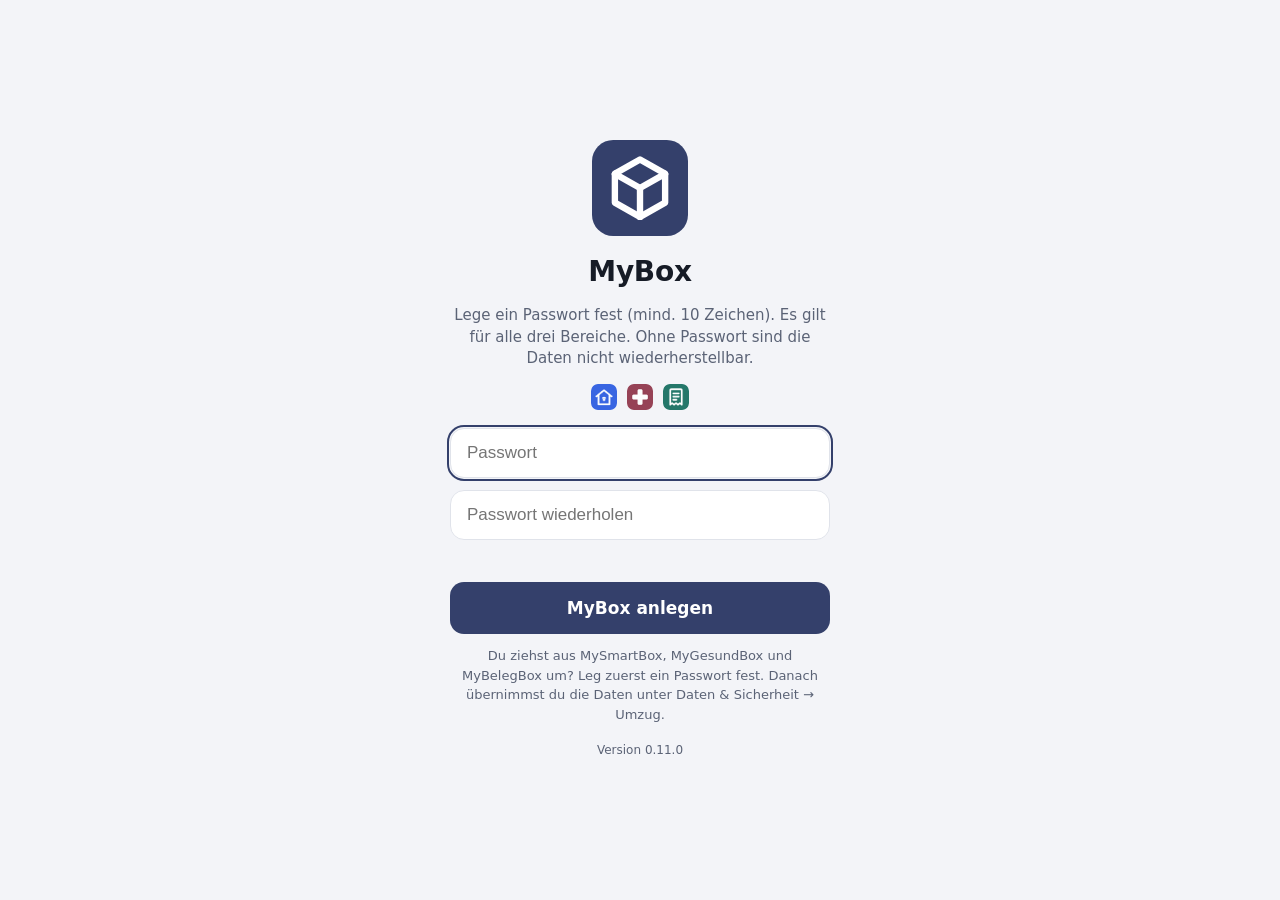
<file: beleg/index.html>
<!doctype html>
<html lang="de">
<head>
<meta charset="utf-8">
<meta name="viewport" content="width=device-width, initial-scale=1, viewport-fit=cover">
<meta name="theme-color" content="#0E6A5B" media="(prefers-color-scheme: light)">
<meta name="theme-color" content="#0D1412" media="(prefers-color-scheme: dark)">
<meta name="description" content="Abos, Verträge, Geräte und Belege – verschlüsselt auf deinem Handy.">
<meta http-equiv="Content-Security-Policy" content="default-src 'self'; script-src 'self'; style-src 'self' 'unsafe-inline'; img-src 'self' data: blob:; font-src 'self' data:; worker-src 'self'; connect-src 'self' https://api.github.com; object-src 'none'; base-uri 'none'; form-action 'none'">
<meta name="referrer" content="no-referrer">

<link rel="icon" href="icons/belegbox-192.png" type="image/png">
<link rel="apple-touch-icon" href="icons/belegbox-180.png">
<title>MyBelegBox</title>
<style>
/* Layout: eine schmale App-Spalte, Tabs unten wie eine Handy-App, Details als Bottom-Sheet */
:root{
  --bg:#EDF1F0; --surface:#FFFFFF; --sunk:#E3E9E7; --ink:#14211F; --muted:#5A6A67; --line:#D3DCDA;
  --accent:#0E6A5B; --accent-ink:#FFFFFF; --accent-soft:#D6EAE5;
  --warn:#9C560A; --warn-soft:#FBEAD3; --crit:#B3261E; --crit-soft:#F8DDDA; --ok:#2C7536; --ok-soft:#DDEFDD;
  --f-display:system-ui, -apple-system, "Segoe UI", Roboto, sans-serif;
  --f-body:system-ui, -apple-system, "Segoe UI", Roboto, sans-serif;
  --f-mono:ui-monospace, "Roboto Mono", "SF Mono", Menlo, monospace;
  --r:14px;
}
@media (prefers-color-scheme: dark){:root:not([data-theme="light"]){
  --bg:#0D1412; --surface:#16201D; --sunk:#111A18; --ink:#E3ECE9; --muted:#93A49F; --line:#27342F;
  --accent:#55C4AD; --accent-ink:#06231D; --accent-soft:#16392F;
  --warn:#F0A64B; --warn-soft:#3A2913; --crit:#F2897F; --crit-soft:#3F1C19; --ok:#7DCB88; --ok-soft:#173220;
  color-scheme:dark}}
:root[data-theme="dark"]{
  --bg:#0D1412; --surface:#16201D; --sunk:#111A18; --ink:#E3ECE9; --muted:#93A49F; --line:#27342F;
  --accent:#55C4AD; --accent-ink:#06231D; --accent-soft:#16392F;
  --warn:#F0A64B; --warn-soft:#3A2913; --crit:#F2897F; --crit-soft:#3F1C19; --ok:#7DCB88; --ok-soft:#173220;
  color-scheme:dark}

*{box-sizing:border-box}
[hidden]{display:none!important}
html{color-scheme:light;-webkit-text-size-adjust:100%}
body{margin:0;min-height:100vh}
img{max-width:100%}
.upd{position:fixed;z-index:30;left:50%;transform:translateX(-50%);top:calc(10px + env(safe-area-inset-top,0px));
  display:flex;align-items:center;gap:6px 12px;background:var(--surface);border:1px solid var(--line);border-radius:14px;
  padding:8px 8px 8px 14px;font-size:14px;width:max-content;max-width:calc(100% - 32px);box-shadow:0 6px 18px rgba(10,40,35,.18)}
.upd #updGo{background:var(--accent);color:var(--accent-ink);border:0;border-radius:10px;padding:6px 12px;font-weight:700}
.upd #updX{background:none;border:0;color:var(--muted);padding:6px}
html{padding-top:env(safe-area-inset-top,0px)}
body{-webkit-tap-highlight-color:transparent}
h1,h2,h3{font-weight:800}
body{background:var(--bg);color:var(--ink);font:16px/1.5 var(--f-body);
  padding-left:max(16px, env(safe-area-inset-left,0px));padding-right:max(16px, env(safe-area-inset-right,0px));
  padding-block:0 calc(160px + env(safe-area-inset-bottom,0px))}
.app{max-width:720px;margin:0 auto}
h1,h2,h3{font-family:var(--f-display);text-wrap:balance;margin:0;letter-spacing:-.01em}
button,input,select{font:inherit;color:inherit}
button{cursor:pointer}
:focus-visible{outline:2px solid var(--accent);outline-offset:2px}
.num{font-variant-numeric:tabular-nums;font-feature-settings:"tnum"}
.code{font-family:var(--f-mono);font-size:.94em;letter-spacing:.02em}
.code .reveal{font-family:var(--f-body);letter-spacing:0}
.muted{color:var(--muted)}
.count{font-size:13px;color:var(--muted)}
.label{font-size:12px;letter-spacing:.08em;text-transform:uppercase;color:var(--muted);font-weight:700}

header.top{display:flex;align-items:center;justify-content:space-between;gap:12px;padding-block:20px 8px}
.brand{display:flex;align-items:center;gap:10px}
.mark{width:34px;height:34px;border-radius:9px;background:var(--accent);display:grid;place-items:center}
.mark svg{width:20px;height:20px}
.brand h1{font-size:24px}
.ghost{background:none;border:1px solid var(--line);border-radius:999px;padding:6px 12px;font-size:14px;color:var(--muted)}
.icobtn{width:40px;height:40px;border-radius:12px;border:1px solid var(--line);background:var(--surface);color:var(--ink);display:grid;place-items:center;padding:0}
.icobtn svg{width:20px;height:20px}

.banner{display:flex;flex-wrap:wrap;align-items:center;gap:8px 12px;justify-content:space-between;
  background:var(--accent-soft);border-radius:var(--r);padding:10px 14px;margin-block:8px 4px;font-size:14px}
.banner button{background:none;border:0;color:var(--accent);font-weight:700;padding:4px 0;text-decoration:underline;text-underline-offset:3px}
.banner.slim{flex-wrap:nowrap;padding:6px 8px 6px 14px;border-radius:12px}
.banner.slim button{text-decoration:none;background:var(--surface);border-radius:9px;padding:5px 12px;font-size:13px;flex:none}

section.view{display:flex;flex-direction:column;gap:22px;padding-block:14px}
.sechead{display:flex;align-items:baseline;justify-content:space-between;gap:12px}
.sechead h2{font-size:20px}

/* Summary */
.summary{background:var(--surface);border:1px solid var(--line);border-radius:var(--r);padding:18px;display:grid;gap:16px}
.bigcost{display:flex;flex-wrap:wrap;align-items:baseline;gap:6px 14px}
.bigcost .num{font-size:clamp(34px,9vw,44px);font-weight:800;letter-spacing:-.03em;line-height:1.1}
.bigcost small{color:var(--muted)}
.facts{display:grid;grid-template-columns:repeat(3,minmax(0,1fr));gap:8px}
.fact{min-width:0;display:grid;align-content:start;gap:2px;text-align:left;background:var(--sunk);border:0;border-radius:12px;padding:10px 12px}
.fact b{font-size:24px;font-weight:800;line-height:1.15}
.fact span{font-size:13px;color:var(--muted);line-height:1.3}
.fact small{font-size:12px}
.fact.warn{background:var(--warn-soft)} .fact.warn b{color:var(--warn)}
.bars{display:grid;gap:8px}
.bar{display:grid;grid-template-columns:minmax(0,8.6em) 1fr auto;align-items:center;gap:10px;font-size:14px}
.bar .bl{white-space:nowrap;overflow:hidden;text-overflow:ellipsis}
.bar .track{height:8px;background:var(--sunk);border-radius:99px;overflow:hidden}
.bar .fill{height:100%;background:var(--accent);border-radius:99px}
.bar .num{font-size:13px;color:var(--muted);min-width:4.6em;text-align:right}

/* Lists */
.list{display:flex;flex-direction:column;background:var(--surface);border:1px solid var(--line);border-radius:var(--r);overflow:hidden}
.row{display:grid;grid-template-columns:auto minmax(0,1fr) auto;align-items:center;gap:12px;padding:12px 14px;
  background:none;border:0;border-top:1px solid var(--line);text-align:left;width:100%}
.row:first-child{border-top:0}
.row:hover{background:var(--sunk)}
.row .t{font-weight:700;overflow-wrap:anywhere}
.row .s{font-size:13px;color:var(--muted);overflow:hidden;text-overflow:ellipsis;white-space:nowrap}
.row{align-items:start}
.row .main{min-width:0;display:grid;gap:2px}
.row .pl{margin-top:4px}
.row .amt{white-space:nowrap;font-size:15px;font-weight:700;padding-top:2px;text-align:right}
.row .amt small{display:block;font-size:11px;font-weight:400;color:var(--muted)}
.row .ramt{display:grid;justify-items:end;gap:2px}
.row .ramt small{font-size:12px}
.mbar{display:block;width:78px;height:4px;border-radius:99px;background:var(--sunk);overflow:hidden;margin-top:3px}
.mbar i{display:block;height:100%;background:var(--accent);border-radius:99px}
.row .tile,.row .date{align-self:center}
.tile{width:40px;height:40px;border-radius:10px;background:var(--sunk);display:grid;place-items:center;
  font-family:var(--f-display);font-weight:700;color:var(--accent);overflow:hidden}
.tile img{width:100%;height:100%;object-fit:cover}
.date{width:46px;text-align:center;border-radius:10px;padding:4px 0;background:var(--sunk);line-height:1.15}
.date b{display:block;font-weight:800;font-size:18px;font-variant-numeric:tabular-nums}
.date span{font-size:11px;text-transform:uppercase;letter-spacing:.06em;color:var(--muted)}
.empty{padding:22px 16px;color:var(--muted);font-size:14px;text-align:center}

.pill{display:inline-flex;align-items:center;gap:5px;font-size:12px;font-weight:700;border-radius:99px;padding:2px 9px;white-space:nowrap}
.pill::before{content:"";width:6px;height:6px;border-radius:50%;background:currentColor}
.p-ok{background:var(--ok-soft);color:var(--ok)} .p-warn{background:var(--warn-soft);color:var(--warn)}
.p-crit{background:var(--crit-soft);color:var(--crit)} .p-none{background:var(--sunk);color:var(--muted)}

.chips{display:flex;flex-wrap:wrap;gap:8px}
.chip{border:1px solid var(--line);background:var(--surface);border-radius:99px;padding:6px 12px;font-size:14px;white-space:nowrap}
.chip[aria-pressed="true"]{background:var(--ink);color:var(--bg);border-color:var(--ink)}

/* Tabbar + FAB */
nav.tabs{position:fixed;left:0;right:0;bottom:0;z-index:20;background:var(--surface);border-top:1px solid var(--line);
  padding-bottom:env(safe-area-inset-bottom,0px);padding-left:max(8px, env(safe-area-inset-left,0px));padding-right:max(8px, env(safe-area-inset-right,0px))}
nav.tabs .in{max-width:720px;margin:0 auto;display:grid;grid-template-columns:repeat(3,1fr)}
nav.tabs button{background:none;border:0;padding:10px 4px 12px;display:flex;flex-direction:column;align-items:center;gap:3px;font-size:12px;color:var(--muted)}
nav.tabs svg{width:22px;height:22px}
nav.tabs button[aria-current="page"]{color:var(--accent);font-weight:700}
.fab{position:fixed;z-index:21;right:max(18px, calc(env(safe-area-inset-right,0px) + 18px));bottom:calc(78px + env(safe-area-inset-bottom,0px));
  background:var(--accent);color:var(--accent-ink);border:0;border-radius:16px;padding:14px 18px;font-weight:700;
  display:flex;align-items:center;gap:8px;box-shadow:0 6px 18px rgba(10,40,35,.25)}
.fab svg{width:20px;height:20px}

/* Sheet */
.scrim{position:fixed;inset:0;z-index:40;background:rgba(5,15,12,.45);display:flex;align-items:flex-end;justify-content:center}
.sheet{background:var(--surface);width:100%;max-width:720px;max-height:92%;overflow-y:auto;border-radius:20px 20px 0 0;
  padding:8px max(16px, env(safe-area-inset-left,0px)) calc(24px + env(safe-area-inset-bottom,0px)) max(16px, env(safe-area-inset-right,0px))}
.grab{width:40px;height:4px;border-radius:99px;background:var(--line);margin:4px auto 12px}
.sheethead{display:flex;justify-content:space-between;align-items:center;gap:12px;margin-bottom:14px}
.sheethead .icobtn{flex:none}
.sheethead h2{font-size:22px}
.x{background:var(--sunk);border:0;border-radius:99px;width:34px;height:34px;flex:none;font-size:18px;line-height:1}
dl.kv{display:grid;grid-template-columns:minmax(0,8.5em) minmax(0,1fr);gap:9px 14px;margin:0 0 18px}
dl.kv dt{color:var(--muted);font-size:14px} dl.kv dd{margin:0;overflow-wrap:anywhere}
.photo{width:100%;max-height:260px;object-fit:contain;background:var(--sunk);border-radius:12px;margin-bottom:14px}
.actions{display:flex;flex-wrap:wrap;gap:10px}
.actions.two{display:grid;grid-template-columns:1fr 1fr}
.hero{display:grid;gap:2px;border-radius:14px;padding:12px 14px;margin:-4px 0 16px}
.hero .hl,.prot .hl{font-size:12px;font-weight:700;letter-spacing:.06em;text-transform:uppercase;color:var(--muted)}
.hero b{font-size:24px;font-weight:800;line-height:1.2}
.hero .hs{font-size:13px;color:var(--ink);opacity:.8}
.h-ok{background:var(--ok-soft)} .h-ok .hl,.h-ok b{color:var(--ok)}
.h-warn{background:var(--warn-soft)} .h-warn .hl,.h-warn b{color:var(--warn)}
.h-crit{background:var(--crit-soft)} .h-crit .hl,.h-crit b{color:var(--crit)}
.h-none{background:var(--sunk)}
.tile.ic,.mini.ic{background:var(--accent-soft);color:var(--accent)}
.tile.ic svg{width:22px;height:22px} .tw .tile.ic svg{width:19px;height:19px} .mini.ic svg{width:18px;height:18px}
.btn{border:1px solid var(--line);background:var(--surface);border-radius:12px;padding:10px 16px;font-weight:700}
.btn.primary{background:var(--accent);color:var(--accent-ink);border-color:var(--accent)}
.btn.danger{color:var(--crit)} .btn.danger.sure{background:var(--crit);color:var(--surface);border-color:var(--crit)}

form{display:grid;gap:12px}
.seg{display:grid;grid-template-columns:1fr 1fr;background:var(--sunk);border-radius:12px;padding:4px}
.seg button{border:0;background:none;border-radius:9px;padding:8px;font-weight:700;color:var(--muted)}
.seg button[aria-pressed="true"]{background:var(--surface);color:var(--ink)}
.grid2{display:grid;grid-template-columns:repeat(2,minmax(0,1fr));gap:12px}
.field{display:grid;gap:4px;min-width:0}
.field>span{font-size:13px;color:var(--muted);font-weight:700}
.field input,.field select{width:100%;border:1px solid var(--line);background:var(--bg);border-radius:10px;padding:10px 12px;min-width:0}
.check{display:flex;gap:8px;align-items:center;font-size:14px}
.hint{font-size:13px;color:var(--muted);margin:0}
body.locked .fab,body.locked nav.tabs,body.locked .app{display:none}
.lock{min-height:100%;display:flex;align-items:center;justify-content:center;padding-block:48px 24px}
.lockcard{width:100%;max-width:420px;display:grid;gap:16px}
.lockcard h2{font-size:28px}
.lockcard p{margin:0;color:var(--muted)}
.shield{width:56px;height:56px;border-radius:16px;background:var(--accent);display:grid;place-items:center}
.shield svg{width:30px;height:30px}
.note{background:var(--warn-soft);color:var(--ink);border-radius:12px;padding:10px 14px;font-size:14px}
.btn.bio{display:flex;align-items:center;justify-content:center;gap:10px;padding:14px 16px}
.btn.bio svg{width:24px;height:24px}
.or{display:flex;align-items:center;gap:10px;color:var(--muted);font-size:13px}
.or::before,.or::after{content:"";flex:1;height:1px;background:var(--line)}
.linkbtn{background:none;border:0;color:var(--muted);text-decoration:underline;text-underline-offset:3px;padding:6px 0;font-size:14px;justify-self:center}
.linkbtn.sure{color:var(--crit);font-weight:700}
.reveal{background:none;border:0;color:var(--accent);font-weight:700;font-size:13px;padding:0 0 0 8px}
.secline{display:flex;align-items:center;gap:8px;font-size:13px;color:var(--muted);margin-bottom:14px}
.secline svg{width:16px;height:16px;flex:none}
.toast{position:fixed;left:50%;transform:translateX(-50%);bottom:calc(150px + env(safe-area-inset-bottom,0px));z-index:70;
  background:var(--ink);color:var(--bg);padding:10px 16px;border-radius:12px;font-size:14px;width:max-content;max-width:calc(100% - 32px)}


/* ---------- Bewegung & Gesten (0.4) ---------- */
:root{--ease:cubic-bezier(.2,.85,.25,1);--spring:cubic-bezier(.3,1.35,.5,1);--gold:#C99A06;--shine:rgba(255,255,255,.7)}
@media (prefers-color-scheme: dark){:root:not([data-theme="light"]){--gold:#E8C04A;--shine:rgba(255,255,255,.2)}}
:root[data-theme="dark"]{--gold:#E8C04A;--shine:rgba(255,255,255,.2)}
html{overscroll-behavior-y:contain}
.app{touch-action:pan-y pinch-zoom}
main{will-change:auto}

/* Tippen fühlt sich an */
.row{transition:transform .16s var(--ease),background-color .16s}
.row:active{transform:scale(.985);background:var(--sunk)}
.btn,.chip,.ghost,.x,.icobtn,.fact{transition:transform .14s var(--ease),background-color .2s,color .2s}
.btn:active,.chip:active,.ghost:active,.x:active,.icobtn:active,.fact:active{transform:scale(.95)}

/* Tab-Leiste mit gleitender Markierung */
nav.tabs .in{position:relative}
nav.tabs button{position:relative;z-index:1}
nav.tabs .ind{position:absolute;left:0;top:6px;width:calc(100% / 3);height:30px;display:flex;justify-content:center;pointer-events:none;
  transform:translateX(calc(var(--ti,0) * 100%));transition:transform .45s var(--spring)}
nav.tabs .ind::before{content:"";width:60px;height:100%;border-radius:99px;background:var(--accent-soft)}
nav.tabs .ind.drag{transition:none}
nav.tabs button[aria-current="page"] svg{animation:pop .45s var(--spring)}
@keyframes pop{0%{transform:scale(.6)}}

/* Neu-Knopf als Fächer */
.fab{z-index:24;gap:0;transition:transform .16s var(--ease),border-radius .3s var(--ease)}
.fab:active{transform:scale(.94)}
.fab .plus{transition:transform .4s var(--spring)}
.fab .lbl{display:inline-block;max-width:4em;margin-left:8px;overflow:hidden;white-space:nowrap;transition:max-width .28s var(--ease),margin .28s var(--ease),opacity .2s}
.fab.open{border-radius:50%}
.fab.open .plus{transform:rotate(135deg)}
.fab.open .lbl{max-width:0;margin-left:0;opacity:0}
.fan{position:fixed;inset:0;z-index:22}
.fan .fs{position:absolute;inset:0;background:rgba(5,15,12,.32);opacity:0;transition:opacity .22s}
.fan.show .fs{opacity:1}
.fan .fi{position:absolute;right:max(18px, calc(env(safe-area-inset-right,0px) + 18px));bottom:calc(142px + env(safe-area-inset-bottom,0px));
  display:flex;flex-direction:column;align-items:flex-end;gap:10px}
.fan .fi button{display:flex;align-items:center;gap:10px;background:var(--surface);color:var(--ink);border:1px solid var(--line);border-radius:14px;
  padding:11px 16px;font-weight:700;box-shadow:0 8px 22px rgba(10,40,35,.2);opacity:0;transform:translateY(22px) scale(.6);transform-origin:right bottom;
  transition:opacity .16s,transform .22s ease-in;transition-delay:calc((2 - var(--n)) * 25ms)}
.fan.show .fi button{opacity:1;transform:none;transition:opacity .2s,transform .42s var(--spring);transition-delay:calc(var(--n) * 50ms)}
.fan .fi svg{width:20px;height:20px;color:var(--accent);flex:none}
body.locked .fan{display:none}

/* Bottom-Sheet: Scrim blendet mit, Fenster lässt sich nach unten ziehen */
.scrim{background:rgba(5,15,12,calc(.45 * var(--k,1)));transition:background-color .28s;animation:scrimIn .3s ease-out}
.scrim.swap{animation:none}
.scrim.drag{transition:none}
.scrim.closing{pointer-events:none}
@keyframes scrimIn{from{background-color:rgba(5,15,12,0)}}
.sheet{overscroll-behavior:contain;touch-action:pan-y}
.grab{width:44px;height:5px;margin:4px auto 12px;transition:background-color .2s,width .2s var(--ease)}
.scrim.drag .grab{background:var(--muted);width:56px}

/* Zum Aktualisieren ziehen */
.ptr{position:fixed;left:50%;top:calc(env(safe-area-inset-top,0px) + 8px);z-index:25;width:42px;height:42px;margin-left:-21px;border-radius:50%;
  background:var(--surface);border:1px solid var(--line);box-shadow:0 6px 16px rgba(10,40,35,.2);display:grid;place-items:center;color:var(--muted);
  transform:translateY(-70px);opacity:0;pointer-events:none;transition:background-color .15s,color .15s}
.ptr svg{width:22px;height:22px}
.ptr.armed{background:var(--accent);color:var(--accent-ink);border-color:var(--accent)}
.ptr.spin svg{animation:spin .75s linear infinite}
@keyframes spin{to{transform:rotate(360deg)}}

/* Garantie-Ringe */
.tw{position:relative;width:46px;height:46px;display:grid;place-items:center;align-self:center}
.row .tw .tile,.tw .tile{width:36px;height:36px;border-radius:50%;font-size:15px}
.ring{position:absolute;inset:0;width:100%;height:100%;overflow:visible}
.ring .trk{fill:none;stroke:var(--sunk)}
.ring .arc{fill:none;stroke-linecap:round}
.prot{display:flex;align-items:center;gap:14px;margin:0 0 16px;padding:12px 14px;background:var(--sunk);border-radius:14px}
.prot .rw{position:relative;width:60px;height:60px;flex:none;display:grid;place-items:center;font-size:14px}
.prot b{display:block}
.prot .hint{display:block}
.prev{background:var(--accent-soft);border-radius:12px;padding:10px 14px;font-size:14px;display:grid;gap:2px}
.prev:empty{display:none}
.mark{background:none;overflow:hidden}
.mark img{width:34px;height:34px;display:block}
.ask{display:grid;gap:8px;background:var(--accent-soft);border-radius:12px;padding:10px 14px;font-size:14px}
.cov{justify-self:start;margin-top:4px;background:var(--surface);border:1px solid var(--line);border-radius:99px;padding:2px 10px;font-size:12px;font-weight:700;color:var(--muted)}
.cov[aria-pressed="true"]{background:var(--accent);border-color:var(--accent);color:var(--accent-ink)}
.evmain{display:flex;align-items:center;gap:10px;min-width:0}
.mini{width:32px;height:32px;flex:none;border-radius:9px;background:var(--sunk);display:grid;place-items:center;overflow:hidden;
  font-family:var(--f-display);font-weight:700;font-size:14px;color:var(--accent)}
.mini img{width:100%;height:100%;object-fit:cover}
.mini.logo{background:#fff;border:1px solid var(--line)}
.mini.logo img{object-fit:contain;padding:3px}
.ghbox{display:grid;gap:12px;padding:14px;border:1px solid var(--line);border-radius:14px;background:var(--surface)}
.field textarea{width:100%;border:1px solid var(--line);background:var(--bg);border-radius:10px;padding:10px 12px;min-width:0;font:inherit;color:inherit;resize:vertical;min-height:80px;line-height:1.45}
.notetext{background:var(--warn-soft);border-radius:12px;padding:10px 14px;margin-bottom:16px;white-space:pre-wrap;overflow-wrap:anywhere;font-size:15px}
.row .t .ni{width:15px;height:15px;margin-left:6px;vertical-align:-2px;color:var(--muted)}
.ratebox{display:grid;gap:12px;padding:12px;border:1px solid var(--line);border-radius:14px;background:var(--bg)}
.rate{background:var(--sunk);border-radius:14px;padding:12px 14px;margin-bottom:16px}
.rate .rhead{display:flex;justify-content:space-between;align-items:baseline;gap:10px;margin-bottom:8px}
.rate .rhead span{color:var(--muted);font-size:14px}
.rate.wart .rhead .pill{font-size:13px}.rate.wart .rhead .p-ok{color:var(--ok)}.rate.wart .rhead .p-warn{color:var(--warn)}.rate.wart .rhead .p-crit{color:var(--crit)}
.wlog{margin-top:12px;border-top:1px solid var(--line);padding-top:8px;display:grid;gap:4px;font-size:14px}
.wlog>div{display:flex;justify-content:space-between;gap:10px}.wlog>div span:last-child{color:var(--muted);text-align:right}
.wlog .wsum{border-top:1px dashed var(--line);padding-top:6px;font-weight:700}.wlog .wsum span:last-child{color:inherit}
.rate .track{height:10px;background:var(--surface);border-radius:99px;overflow:hidden}
.rate .fill{height:100%;background:var(--accent);border-radius:99px;transform-origin:left}
@media (prefers-reduced-motion:no-preference){.rate .fill{animation:grow .9s var(--ease) .15s backwards}}
.tile.logo{background:#fff;border:1px solid var(--line)}
.tile.logo img{object-fit:contain;padding:4px}
.hlogo{width:34px;height:34px;object-fit:contain;background:#fff;border:1px solid var(--line);border-radius:9px;padding:3px;vertical-align:middle;margin:-4px 10px 0 0}
.logofield{display:flex;align-items:flex-end;gap:12px}
.logofield .tile{flex:none;width:44px;height:44px;margin-bottom:2px}
.logofield .reveal{padding-bottom:12px}
/* Belege & Dokumente */
.doclist{display:grid;gap:8px}
.doclist:empty{display:none}
.docrow{display:flex;align-items:center;gap:10px}
.dbtn{flex:1;min-width:0;display:flex;align-items:center;gap:12px;background:var(--sunk);border:0;border-radius:12px;padding:8px 12px 8px 8px;text-align:left;color:inherit}
button.dbtn{transition:transform .15s var(--ease)}button.dbtn:active{transform:scale(.98)}
.dthumb{width:42px;height:54px;flex:none;border-radius:6px;background:#fff;border:1px solid var(--line);overflow:hidden;display:grid;place-items:center;font-size:10px;font-weight:800;color:#B3261E}
.dthumb img{width:100%;height:100%;object-fit:cover;object-position:top}
.dmain{min-width:0;flex:1;display:grid}
.dmain b{overflow:hidden;text-overflow:ellipsis;white-space:nowrap;font-size:14px}
.dmain span{font-size:12px;color:var(--muted)}
.dgo{font-size:13px;font-weight:700;color:var(--accent);flex:none}
.docadd{display:inline-flex;align-items:center;gap:8px;justify-self:start;cursor:pointer}
.spin{width:18px;height:18px;flex:none;border-radius:50%;border:2.5px solid var(--line);border-top-color:var(--accent);animation:spin .8s linear infinite;display:inline-block}
.viewer{position:fixed;inset:0;z-index:80;background:var(--bg);display:flex;flex-direction:column;padding-top:env(safe-area-inset-top,0px)}
.vhead{display:flex;align-items:center;gap:8px;padding:10px 12px;border-bottom:1px solid var(--line);background:var(--surface)}
.vhead b{flex:1;min-width:0;overflow:hidden;text-overflow:ellipsis;white-space:nowrap}
.vhead .ghost[aria-pressed="true"]{background:var(--ink);color:var(--bg);border-color:var(--ink)}
.vbody{flex:1;overflow:auto;padding:8px 8px calc(20px + env(safe-area-inset-bottom,0px));display:flex;flex-direction:column;gap:10px;align-items:flex-start;overscroll-behavior:contain}
.vbody canvas,.vbody img{display:block;width:100%;height:auto;max-width:none;background:#fff;border-radius:4px;box-shadow:0 2px 10px rgba(0,0,0,.18)}
.vbody.z2 canvas,.vbody.z2 img{width:200%}
.vload{margin:auto;color:var(--muted);display:flex;gap:10px;align-items:center;text-align:center;padding:24px;max-width:340px}
.prev .label{margin-bottom:2px}

/* Tresor auf dem Sperrbildschirm */
#lock:not(:empty){position:fixed;inset:0;z-index:60;background:var(--bg);overflow-y:auto;
  padding:env(safe-area-inset-top,0px) max(16px, env(safe-area-inset-right,0px)) env(safe-area-inset-bottom,0px) max(16px, env(safe-area-inset-left,0px))}
#lock.leaving{pointer-events:none}
.vault{width:74px;height:74px;border-radius:21px;background:var(--accent);position:relative;perspective:240px;box-shadow:inset 0 -3px 0 rgba(0,0,0,.16)}
.vault::before{content:"";position:absolute;inset:8px;border-radius:50%;
  background:radial-gradient(circle at 50% 45%, var(--accent-soft) 0 22%, color-mix(in srgb, var(--accent) 45%, #000) 78%);box-shadow:inset 0 2px 7px rgba(0,0,0,.45)}
.vault .door{position:absolute;inset:8px;transform-origin:0 50%;transition:transform .5s cubic-bezier(.5,0,.15,1) 0s}
.vault .door svg{display:block;width:100%;height:100%;overflow:visible}
.vault .face{fill:color-mix(in srgb, var(--accent) 80%, #fff);stroke:var(--accent-ink);stroke-opacity:.45;stroke-width:1.5}
.vault .bolt{fill:var(--accent-ink);opacity:.5}
.vault .wheel{fill:none;stroke:var(--accent-ink);stroke-width:2.6;stroke-linecap:round;transform-box:fill-box;transform-origin:center;
  transition:transform .45s cubic-bezier(.3,.1,.2,1) .42s}
.vault .wheel .knob{fill:var(--accent-ink);stroke:none}
.vault.open .door{transform:rotateY(-112deg);transition-delay:.3s}
.vault.open .wheel{transform:rotate(270deg);transition-delay:0s}
.vault.busy .wheel{animation:spin 1.4s cubic-bezier(.5,0,.5,1) infinite}
.vault.instant .door,.vault.instant .wheel{transition:none}
.vault.no{animation:shake .42s}
.field.no input{animation:shake .42s;border-color:var(--crit)}
@keyframes shake{20%{transform:translateX(-7px)}40%{transform:translateX(6px)}60%{transform:translateX(-4px)}80%{transform:translateX(2px)}}

/* Haken-Animation */
.yay{position:fixed;inset:0;z-index:90;display:grid;place-items:center;pointer-events:none}
.yay .card{position:relative;background:var(--surface);border-radius:24px;padding:22px 28px 16px;display:grid;justify-items:center;gap:8px;min-width:150px;
  box-shadow:0 18px 50px rgba(10,40,35,.3);animation:yayIn .45s var(--spring) both,yayOut .28s ease-in 1.2s forwards}
.yay svg{width:64px;height:64px}
.yay .yc{fill:none;stroke:var(--ok);stroke-width:3;stroke-dasharray:145;stroke-dashoffset:145;animation:ink .45s ease-out .08s forwards}
.yay .yk{fill:none;stroke:var(--ok);stroke-width:4;stroke-linecap:round;stroke-linejoin:round;stroke-dasharray:34;stroke-dashoffset:34;animation:ink .28s ease-out .42s forwards}
.yay b{font-size:15px}
.yay i{position:absolute;left:50%;top:54px;width:7px;height:7px;margin:-3.5px 0 0 -3.5px;border-radius:50%;background:var(--c);opacity:0;animation:spark .65s ease-out .5s}
@keyframes ink{to{stroke-dashoffset:0}}
@keyframes spark{0%{opacity:1;transform:rotate(var(--a)) translateY(-30px) scale(1)}100%{opacity:0;transform:rotate(var(--a)) translateY(-64px) scale(.3)}}
@keyframes yayIn{from{opacity:0;transform:scale(.6)}}
@keyframes yayOut{to{opacity:0;transform:scale(.92)}}

/* Kippen & Glanz (nur wenn das Handy Lagedaten liefert) */
.summary{position:relative;overflow:hidden}
.summary::after{content:"";position:absolute;inset:0;pointer-events:none;border-radius:inherit;opacity:0;
  background:radial-gradient(circle at calc(50% - var(--tx,0) * 70%) calc(35% - var(--ty,0) * 70%), var(--shine), transparent 60%)}
html.tilt .summary::after{opacity:calc(var(--gm,0) * .55)}
html.tilt .summary,html.tilt .tiltme{transform:perspective(900px) rotateX(calc(var(--ty,0) * -4deg)) rotateY(calc(var(--tx,0) * 4deg))}
html.tilt .p-ok{background-image:linear-gradient(100deg,transparent 35%,var(--shine) 50%,transparent 65%);background-size:300% 100%;background-repeat:no-repeat;
  background-position:calc(4% + var(--gm,0) * 46% - var(--tx,0) * 8%) 0}

@media (prefers-reduced-motion:no-preference){
  .toast{animation:toastIn .38s var(--spring)}
  .toast.out{animation:toastOut .2s ease-in forwards}
  .upd{animation:updIn .45s var(--spring)}
  .view.rise>*{animation:rise .5s var(--ease) backwards;animation-delay:calc(var(--i,0) * 55ms)}
  .view.rows .list>.row{animation:rise .42s var(--ease) backwards;animation-delay:calc(60ms + var(--j,0) * 35ms)}
  .view.enter .bar .fill{transform-origin:left;animation:grow .9s var(--ease) backwards;animation-delay:.18s}
  .enter .ring .arc{animation:draw 1s cubic-bezier(.3,.7,.2,1) backwards;animation-delay:calc(180ms + var(--j,0) * 40ms)}
}
@keyframes toastIn{from{opacity:0;transform:translate(-50%,18px) scale(.94)}}
@keyframes toastOut{to{opacity:0;transform:translate(-50%,10px) scale(.97)}}
@keyframes updIn{from{opacity:0;transform:translate(-50%,-24px)}}
@keyframes rise{from{opacity:0;transform:translateY(16px)}}
@keyframes grow{from{transform:scaleX(0)}}
@keyframes draw{from{stroke-dashoffset:var(--c)}}
@media (prefers-reduced-motion:reduce){
  *,*::before,*::after{transition-duration:1ms!important;transition-delay:0s!important;animation-duration:1ms!important;animation-delay:0s!important;animation-iteration-count:1!important}
  html.tilt .summary,html.tilt .tiltme{transform:none}
}

/* ---------- 0.7: neue Funktionen ---------- */
.sr{position:absolute;width:1px;height:1px;overflow:hidden;clip:rect(0 0 0 0)}
.pd{font-size:11px;font-weight:400;color:var(--muted)}
.tools{display:grid;grid-template-columns:repeat(auto-fit,minmax(150px,1fr));gap:8px;margin:0 0 12px}
.tool{display:flex;align-items:center;gap:10px;border:0;border-radius:12px;background:var(--accent-soft);color:var(--accent);font-weight:700;padding:12px 14px;text-align:left;font-size:15px}
.tool svg{width:20px;height:20px;flex:none}
.actions .wide2{grid-column:1/-1}
.letter{white-space:pre-wrap;background:var(--bg);border:1px solid var(--line);border-radius:12px;padding:14px;font-size:14px;line-height:1.55;max-height:46vh;overflow:auto;overflow-wrap:anywhere}
.lgrid{display:grid;gap:10px}
.chk{background:var(--surface);border:1px solid var(--line);border-radius:var(--r);padding:14px;display:grid;gap:10px}
.chkhead{display:flex;align-items:center;gap:12px}
.chkhead b{display:block;font-size:17px;line-height:1.3}
.chkcost{margin:0;font-size:14px;color:var(--muted)}
.chkbtns{display:grid;grid-template-columns:1fr 1fr auto;gap:8px}
.ghostbtn{background:none;border-color:transparent;color:var(--muted)}
.revbanner{display:grid;gap:2px;text-align:left;border:0;border-radius:var(--r);padding:14px 16px;color:#fff;
  background:linear-gradient(120deg,#0E6A5B,#1F8F6E 45%,#C99A06)}
.revbanner .label{color:rgba(255,255,255,.8)} .revbanner b{font-size:18px} .revbanner span:last-child{font-size:14px;opacity:.9}
.snrow{display:flex;gap:8px}.snrow input{flex:1;min-width:0}
.scanbtn{display:flex;align-items:center;gap:6px;padding:8px 12px;flex:none}.scanbtn svg{width:18px;height:18px}
.wrg{margin:14px 0 4px}.wrgl{display:block;font-size:14px;font-weight:600;margin:0 0 8px}
.wrgb{display:flex;gap:8px;flex-wrap:wrap}.wrgb .ds-btn{display:inline-flex;align-items:center;gap:6px;cursor:pointer}
.wrgs{display:flex;flex-direction:column;gap:6px;margin-top:8px}.wrgs:empty{display:none}
.wrgc{display:flex;align-items:center;justify-content:space-between;gap:8px;font-size:14px;padding:8px 6px 8px 12px;border-radius:12px;background:var(--surface-2,rgba(127,127,127,.12));overflow-wrap:anywhere}
.wrgc button{all:unset;cursor:pointer;width:32px;height:32px;display:grid;place-items:center;border-radius:50%;font-size:18px;flex:none}
.wrgc button:focus-visible{outline:2px solid currentColor}
/* Beleg-Scanner (wie MyTankBox) */
.rscan{position:fixed;inset:0;z-index:2000;background:#000;color:#fff;overflow:hidden}
.rscan video{position:absolute;inset:0;width:100%;height:100%;object-fit:cover}
.rsmask{position:absolute;inset:0;display:flex;align-items:center;justify-content:center;padding:calc(env(safe-area-inset-top) + 76px) 9% calc(env(safe-area-inset-bottom) + 182px)}
.rsframe{position:relative;width:100%;height:100%;max-width:520px;border-radius:14px;box-shadow:0 0 0 100vmax rgba(0,0,0,.55)}
.rsframe i{position:absolute;width:34px;height:34px;border:4px solid #fff;border-radius:6px}
.rsframe i:nth-child(1){left:-2px;top:-2px;border-right:0;border-bottom:0}
.rsframe i:nth-child(2){right:-2px;top:-2px;border-left:0;border-bottom:0}
.rsframe i:nth-child(3){left:-2px;bottom:-2px;border-right:0;border-top:0}
.rsframe i:nth-child(4){right:-2px;bottom:-2px;border-left:0;border-top:0}
.rstop{position:absolute;left:0;right:0;top:0;display:flex;align-items:center;justify-content:space-between;gap:10px;padding:calc(env(safe-area-inset-top) + 14px) 14px 0}
.rstxt{font-weight:700;font-size:16px;text-align:center;text-shadow:0 1px 4px rgba(0,0,0,.6)}
.rsbtn{width:46px;height:46px;flex:none;border-radius:50%;border:0;background:rgba(0,0,0,.45);color:#fff;display:grid;place-items:center;cursor:pointer}
.rsbtn svg{width:22px;height:22px}
.rsbtn[hidden]{visibility:hidden;display:grid}
.rsbtn.on{background:#fff;color:#111}
.rsbot{position:absolute;left:0;right:0;bottom:0;display:flex;flex-direction:column;align-items:center;gap:14px;padding:0 24px calc(env(safe-area-inset-bottom) + 24px)}
.rshint{font-size:13px;text-align:center;opacity:.85;max-width:340px;text-shadow:0 1px 4px rgba(0,0,0,.6)}
.rsshot{width:78px;height:78px;border-radius:50%;border:5px solid #fff;background:transparent;padding:5px;cursor:pointer}
.rsshot span{display:block;width:100%;height:100%;border-radius:50%;background:#fff;transition:transform .12s}
.rsshot:active span{transform:scale(.88)}
.rsflash{position:absolute;inset:0;background:#fff;opacity:0;pointer-events:none}
.scanov{position:fixed;inset:0;z-index:85;background:#000;color:#fff;display:flex;flex-direction:column;
  padding:env(safe-area-inset-top,0px) max(16px,env(safe-area-inset-right,0px)) calc(16px + env(safe-area-inset-bottom,0px)) max(16px,env(safe-area-inset-left,0px))}
.scanhead{display:flex;align-items:center;justify-content:space-between;padding:12px 0}
.scanhead .x{background:rgba(255,255,255,.15);color:#fff}
.scanbox{position:relative;flex:1;min-height:0;border-radius:16px;overflow:hidden;background:#111}
.scanbox video{width:100%;height:100%;object-fit:cover}
.scanframe{position:absolute;left:10%;right:10%;top:32%;bottom:32%;border:2px solid rgba(255,255,255,.85);border-radius:14px;box-shadow:0 0 0 999px rgba(0,0,0,.35)}
.scanmsg{margin:12px 0 8px;font-size:14px;opacity:.9}.scanmsg.err{color:#FFB4AB}
.scanhits{display:grid;gap:8px;max-height:30vh;overflow:auto}
.scanhits .btn{display:grid;text-align:left;gap:2px;background:#fff;color:#14211F;border:0}
.scanhits small{font-weight:400;color:#5A6A67}
.srchf input{font-size:17px}
.qres{display:grid;gap:10px;margin-top:12px}
.qres .label{margin-top:6px}
.qs{display:block;font-size:12px;color:var(--accent);overflow:hidden;text-overflow:ellipsis;white-space:nowrap}
.qhint{padding:8px 2px}
.story{position:fixed;inset:0;z-index:88;color:#fff;display:flex;flex-direction:column;justify-content:center;
  padding:calc(56px + env(safe-area-inset-top,0px)) max(28px,env(safe-area-inset-right,0px)) calc(40px + env(safe-area-inset-bottom,0px)) max(28px,env(safe-area-inset-left,0px));transition:background .5s}
.story.g1{background:linear-gradient(160deg,#0B4F44,#0E6A5B 50%,#1F8F6E)}
.story.g2{background:linear-gradient(160deg,#1B2A4A,#2E4E8F 55%,#4F7BD9)}
.story.g3{background:linear-gradient(160deg,#5B1F3A,#9C2F55 55%,#E0607E)}
.story.g4{background:linear-gradient(160deg,#4A3200,#9C6A06 55%,#E3B23C)}
.story.g5{background:linear-gradient(160deg,#123B2A,#2C7536 55%,#7DCB88)}
.story.g6{background:linear-gradient(160deg,#2A1B4A,#5B3E99 55%,#9C7BE0)}
.sbars{position:absolute;left:max(16px,env(safe-area-inset-left,0px));right:max(16px,env(safe-area-inset-right,0px));top:calc(12px + env(safe-area-inset-top,0px));display:flex;gap:4px}
.sbars i{flex:1;height:3px;border-radius:99px;background:rgba(255,255,255,.3);overflow:hidden}
.sbars b{display:block;height:100%;width:0;background:#fff}
.sbars .done b{width:100%}
.sbars .now b{width:100%;animation:sfill 5.2s linear}
@keyframes sfill{from{width:0}}
.sx{position:absolute;right:max(14px,env(safe-area-inset-right,0px));top:calc(24px + env(safe-area-inset-top,0px));z-index:2;background:rgba(255,255,255,.18);color:#fff}
.sslide{position:relative;z-index:1;display:grid;gap:12px;max-width:520px;pointer-events:none}
.sslide .btn{pointer-events:auto;justify-self:start;margin-top:14px;background:#fff;color:#14211F;border:0}
.sk{font-size:14px;font-weight:700;letter-spacing:.1em;text-transform:uppercase;opacity:.85}
.sbig{font-size:clamp(44px,14vw,76px);font-weight:800;line-height:1.02;letter-spacing:-.03em;overflow-wrap:anywhere;font-variant-numeric:tabular-nums}
.ssub{font-size:19px;line-height:1.4;opacity:.92}
.snav{position:absolute;inset:0;display:grid;grid-template-columns:1fr 2fr}
.snav button{background:none;border:0}
@media (prefers-reduced-motion:reduce){.sbars .now b{animation:none;width:100%}}

/* ---------- 0.8 ---------- */
.testtag{font-size:11px;font-weight:800;letter-spacing:.08em;background:var(--warn);color:var(--surface);border-radius:6px;padding:2px 6px;vertical-align:middle}
/* Menü-Bereiche */
.acc{border:1px solid var(--line);border-radius:14px;background:var(--surface);margin-bottom:10px;overflow:hidden}
.acc>summary{list-style:none;display:flex;align-items:center;gap:12px;padding:12px 14px;cursor:pointer}
.acc>summary::-webkit-details-marker{display:none}
.acc .ai,.accrow .ai{width:36px;height:36px;flex:none;border-radius:10px;background:var(--accent-soft);color:var(--accent);display:grid;place-items:center}
.acc .ai svg,.accrow .ai svg{width:19px;height:19px}
.acc .at,.accrow .at{flex:1;min-width:0;display:grid;line-height:1.3;text-align:left}
.acc .at small,.accrow .at small{color:var(--muted);font-size:13px;overflow:hidden;text-overflow:ellipsis;white-space:nowrap}
.acc .chev,.accrow .chev{width:20px;height:20px;color:var(--muted);flex:none;transition:transform .25s var(--ease)}
.acc[open] .chev{transform:rotate(180deg)}
.accb{padding:4px 14px 14px;border-top:1px solid var(--line)}
.extlink{display:flex;align-items:center;gap:12px;padding:12px 14px;border:1px solid var(--line);border-radius:14px;background:var(--surface);color:var(--ink);text-decoration:none;margin:0 0 14px}
.extlink .ai{width:36px;height:36px;flex:none;border-radius:10px;background:#F6E6EA;color:#8c2f45;display:grid;place-items:center}
.extlink .ai svg{width:19px;height:19px}
.extlink.sb .ai{background:#E3ECFA;color:#1F5FBF}
.extlink .at{flex:1;min-width:0;display:grid;line-height:1.3}
.extlink .at small{color:var(--muted);font-size:13px}
.extlink .chev{width:20px;height:20px;color:var(--muted);flex:none}
.accb>.label:first-child,.accb>form:first-child{margin-top:12px}
.accb>.hint:first-child,.accb>.secline:first-child{margin-top:12px}
.accrow{width:100%;display:flex;align-items:center;gap:12px;padding:12px 14px;border:1px solid var(--line);border-radius:14px;background:var(--surface);margin-bottom:10px}
/* Filter- und Sortier-Leiste */
.tbar{display:flex;gap:8px;align-items:center;flex-wrap:wrap}
.tsel{display:inline-flex;align-items:center;gap:8px;min-width:0;max-width:100%;border:1px solid var(--line);background:var(--surface);border-radius:12px;padding:8px 10px 8px 12px;font-size:14px;font-weight:600;color:var(--ink)}
.tsel>svg:first-child{width:17px;height:17px;color:var(--muted);flex:none}
.tsel .tv{overflow:hidden;text-overflow:ellipsis;white-space:nowrap}
.tsel .cv{width:16px;height:16px;color:var(--muted);flex:none}
.tsel.on{background:var(--accent-soft);border-color:transparent;color:var(--accent)}
.tsel.on>svg{color:var(--accent)}
.tcnt{background:var(--accent);color:var(--accent-ink);border-radius:99px;font-size:12px;padding:0 7px;line-height:20px}
.tclr{border:0;background:var(--sunk);color:var(--muted);border-radius:10px;width:34px;height:34px;font-size:14px}
.pop{position:fixed;inset:0;z-index:45}
.popscrim{position:absolute;inset:0}
.popm{position:fixed;background:var(--surface);border:1px solid var(--line);border-radius:14px;padding:6px;box-shadow:0 12px 32px rgba(5,20,16,.22);display:grid}
.popm button{display:flex;align-items:center;gap:10px;border:0;background:none;border-radius:10px;padding:11px 10px;text-align:left;font-size:15px;color:var(--ink)}
.popm button:hover,.popm button:focus-visible{background:var(--sunk)}
.popm button[aria-checked=true]{font-weight:700;color:var(--accent)}
.popm .pk{width:18px;height:18px;flex:none;color:var(--accent)}.popm .pk svg{width:18px;height:18px}
.popm .pl{flex:1;min-width:0}
.popm .pn{color:var(--muted);font-size:13px;font-weight:600;min-width:1.6em;text-align:right}
/* Formulare: weitere Angaben */
.more{border:1px solid var(--line);border-radius:12px;background:var(--bg)}
.more>summary{list-style:none;display:flex;align-items:center;justify-content:space-between;gap:10px;padding:12px 14px;cursor:pointer}
.more>summary::-webkit-details-marker{display:none}
.more>summary span{display:grid;line-height:1.3}.more>summary small{color:var(--muted);font-size:13px}
.more>summary::after{content:"";width:9px;height:9px;border-right:2px solid var(--muted);border-bottom:2px solid var(--muted);transform:rotate(45deg) translateY(-3px);flex:none;transition:transform .25s var(--ease)}
.more[open]>summary::after{transform:rotate(225deg) translateY(-3px)}
.moreb{display:grid;gap:12px;padding:4px 14px 14px}
.filepick{display:flex;align-items:center;gap:12px;border:1.5px dashed var(--line);background:var(--bg);border-radius:12px;padding:10px 12px;cursor:pointer}
.filepick img{width:56px;height:56px;object-fit:cover;border-radius:8px;flex:none}
.filepick .fp-ic{width:44px;height:44px;border-radius:10px;background:var(--accent-soft);color:var(--accent);display:grid;place-items:center;flex:none}
.filepick .fp-ic svg{width:22px;height:22px}
.filepick .fp-t{display:grid;line-height:1.3}.filepick .fp-t b{color:var(--accent)}.filepick .fp-t small{color:var(--muted);font-size:13px}
.logobtn{padding:8px 14px;cursor:pointer}
.logofield{align-items:center}
/* Neu-Knopf schrumpft beim Scrollen */
.fab.shrunk{border-radius:50%}
.fab.shrunk .lbl{max-width:0;margin-left:0;opacity:0}
/* Übersicht */
.chk{padding:12px 14px;gap:10px}
.chkt{display:grid;line-height:1.3;min-width:0}
.chkt b{font-size:16px}.chkt small{color:var(--muted);font-size:13px}
.chkbtns .btn{padding:8px 12px;font-size:14px}
.tip{font-size:13px;color:var(--muted)}
.tip>summary{cursor:pointer;color:var(--accent);font-weight:600;list-style:none}
.tip>summary::-webkit-details-marker{display:none}
.tip>summary::before{content:"ⓘ ";}
.tip p{margin:6px 0 0}
.updstat{margin-top:12px;padding:10px 12px;border-radius:12px;background:var(--sunk);font-size:14px;line-height:1.45;overflow-wrap:anywhere}
.updstat a{color:var(--accent);font-weight:700}

/* ds:start */
:root{--ds-ink:var(--ink);--ds-muted:var(--muted);--ds-line:var(--line);--ds-surface:var(--surface);--ds-sunk:var(--sunk);--ds-accent:var(--accent);--ds-accent-ink:var(--accent-ink);--ds-soft:var(--accent-soft);--ds-crit:var(--crit);--ds-crit-soft:var(--crit-soft);--ds-warn-soft:var(--warn-soft);--ds-ok:var(--ok);--ds-warn:var(--warn)}
/* ===== Gemeinsamer Baustein „Daten & Sicherheit“ – identisch in MySmartBox, MyGesundBox, MyBelegBox =====
   Nur die Farbzuordnung (--ds-*) oben unterscheidet sich je App. */
.ds-lbl{display:block;font-size:12px;line-height:1.3;letter-spacing:.08em;text-transform:uppercase;font-weight:700;color:var(--ds-muted);margin:14px 0 8px}
.ds-lbl.sep{border-top:1px solid var(--ds-line);padding-top:14px;margin-top:18px}
.ds-hint{display:block;font-size:14px;line-height:1.45;color:var(--ds-muted);font-weight:400;margin:0 0 10px;max-width:none}
.ds-hint b{color:var(--ds-ink);font-weight:700}
.ds-stat{font-weight:400;display:flex;align-items:center;gap:8px;font-size:14px;line-height:1.4;color:var(--ds-ink);background:var(--ds-sunk);border-radius:10px;padding:9px 12px;margin:0 0 10px}
.ds-acts{display:flex;flex-wrap:wrap;gap:8px;margin:0 0 4px}
.ds-btn{all:unset;box-sizing:border-box;display:inline-flex;align-items:center;justify-content:center;gap:6px;min-height:42px;padding:0 16px;border-radius:12px;border:1px solid var(--ds-line);background:var(--ds-surface);color:var(--ds-ink);font-family:inherit;font-size:15px;font-weight:600;line-height:1.1;cursor:pointer;white-space:nowrap;text-align:center}
.ds-btn:focus-visible{outline:2px solid var(--ds-accent);outline-offset:2px}
.ds-btn.pri{background:var(--ds-accent);border-color:var(--ds-accent);color:var(--ds-accent-ink)}
.ds-btn.dng{background:transparent;border-color:var(--ds-crit);color:var(--ds-crit)}
.ds-btn.dng.sure{background:var(--ds-crit);color:var(--ds-surface)}
.ds-btn[disabled],.ds-btn[aria-disabled="true"]{opacity:.55;pointer-events:none}
.ds-btn input[type=file]{display:none}
.ds-box{font-weight:400!important;border-radius:12px;padding:12px;margin:0 0 10px;font-size:14px;line-height:1.45;color:var(--ds-ink);background:var(--ds-sunk);overflow-wrap:anywhere}
.ds-box.crit{background:var(--ds-crit-soft)} .ds-box.warn{background:var(--ds-warn-soft)}
.ds-box .ds-acts{margin:10px 0 0}
.ds-box a{color:var(--ds-accent);font-weight:700}
.ds-box .ds-btn{min-height:36px;padding:0 12px;font-size:14px}
.ds-check{font-weight:400;display:flex;align-items:center;gap:8px;font-size:14px;color:var(--ds-ink);margin:0 0 10px}
.ds-end{height:4px}
.ds-ver{text-align:center;color:var(--ds-muted);font-size:12px;line-height:1.5;margin:14px 0 4px}
/* Akkordeon-Kopf im Blatt: gleiche Maße überall */
.ds-sheet .ds-acc-ai{width:36px;height:36px;flex:none;border-radius:10px;background:var(--ds-soft);color:var(--ds-accent);display:grid;place-items:center}
.ds-sheet .ds-acc-ai svg{width:19px;height:19px}
/* Fenster (GitHub einrichten, Passwort ändern) */
.ds-dlg-intro{font-size:14px;line-height:1.45;color:var(--ds-muted);margin:0 0 12px}
.ds-dlg-intro b{color:var(--ds-ink)}
.ds-err{font-size:14px;line-height:1.4;color:var(--ds-crit);margin:0 0 10px}
/* Hinweis „Neue Version“ oben */
.ds-updbar{position:fixed;z-index:120;left:max(12px,env(safe-area-inset-left,0px));right:max(12px,env(safe-area-inset-right,0px));top:calc(env(safe-area-inset-top,0px) + 10px);max-width:560px;margin:0 auto;display:flex;align-items:center;gap:8px;padding:8px 6px 8px 16px;border-radius:14px;background:var(--ds-surface);color:var(--ds-ink);border:1px solid var(--ds-line);box-shadow:0 8px 24px rgba(0,0,0,.16);font-size:14px;font-weight:600;line-height:1.35;transform:none}
.ds-updbar span{flex:1;min-width:0}
.ds-updbar .ds-btn{min-height:36px;padding:0 12px;font-size:14px}
.ds-x{all:unset;box-sizing:border-box;cursor:pointer;width:34px;height:34px;flex:none;display:grid;place-items:center;color:var(--ds-muted);border-radius:8px;font-size:16px}
/* Untertitel der Bereiche nie abschneiden, sondern umbrechen */
.ds-sheet-sub-wrap{}
.acc .at small,.accrow .at small,#bxsbody .acchd .at small{white-space:normal!important;overflow:visible!important;text-overflow:clip!important}
/* Erinnerung an die Datensicherung oben in der Übersicht */
.ds-remind{all:unset;box-sizing:border-box;display:flex;align-items:center;gap:12px;width:100%;padding:12px 14px;margin:0 0 14px;border-radius:16px;background:var(--ds-warn-soft);color:var(--ds-ink);cursor:pointer;text-align:left;font-family:inherit}
.ds-remind.crit{background:var(--ds-crit-soft)}
.ds-remind:focus-visible{outline:2px solid var(--ds-accent);outline-offset:2px}
.ds-remind-i{width:36px;height:36px;flex:none;border-radius:10px;display:grid;place-items:center;background:var(--ds-surface);color:var(--ds-warn)}
.ds-remind.crit .ds-remind-i{color:var(--ds-crit)}
.ds-remind-i svg{width:20px;height:20px}
.ds-remind-t{flex:1;min-width:0;display:grid;gap:2px}
.ds-remind-t b{font-size:15px;font-weight:700;line-height:1.3}
.ds-remind-t small{font-size:13px;line-height:1.4;color:var(--ds-muted)}
.ds-remind-go{flex:none;font-size:14px;font-weight:700;color:var(--ds-surface);background:var(--ds-warn);border-radius:10px;padding:8px 12px}
.ds-remind.crit .ds-remind-go{background:var(--ds-crit)}
/* Suche als Blatt von unten – gleich in allen Apps */
.ds-srch{display:block;margin:0}
.ds-srch input{width:100%;box-sizing:border-box;margin:0;padding:12px 14px;border:1px solid var(--ds-line);border-radius:12px;background:var(--ds-sunk);color:var(--ds-ink);font:inherit;font-size:17px}
.ds-qres{display:grid;gap:10px;margin-top:12px}
.ds-qres .ds-lbl{margin:6px 0 0}
.ds-qhint{font-size:14px;line-height:1.45;color:var(--ds-muted);padding:8px 2px;margin:0}
.ds-qlist{display:flex;flex-direction:column;background:var(--ds-surface);border:1px solid var(--ds-line);border-radius:14px;overflow:hidden}
.ds-qrow{all:unset;box-sizing:border-box;display:grid;grid-template-columns:auto minmax(0,1fr);align-items:center;gap:12px;padding:12px 14px;cursor:pointer;color:var(--ds-ink);font-family:inherit;text-align:left}
.ds-qrow+.ds-qrow{border-top:1px solid var(--ds-line)}
.ds-qrow:focus-visible{outline:2px solid var(--ds-accent);outline-offset:-2px}
.ds-qrow .ds-qi{width:40px;height:40px;border-radius:10px;background:var(--ds-soft);color:var(--ds-accent);display:grid;place-items:center}
.ds-qrow .ds-qi svg{width:20px;height:20px}
.ds-qrow .ds-qt{min-width:0;display:grid;gap:2px}
.ds-qrow .ds-qt b{font-size:16px;font-weight:700;overflow-wrap:anywhere}
.ds-qrow .ds-qt small{font-size:13px;color:var(--ds-muted);overflow:hidden;text-overflow:ellipsis;white-space:nowrap}
.ds-srch .sr{position:absolute;width:1px;height:1px;overflow:hidden;clip:rect(0 0 0 0);white-space:nowrap}
/* Darstellung: Umschalter Automatisch / Hell / Dunkel */
.ds-seg{display:grid;grid-template-columns:repeat(3,1fr);gap:4px;padding:4px;border-radius:12px;background:var(--ds-sunk)}
.ds-seg button{all:unset;box-sizing:border-box;text-align:center;padding:9px 6px;border-radius:9px;font-family:inherit;font-size:14px;font-weight:600;color:var(--ds-muted);cursor:pointer}
.ds-seg button[aria-checked="true"]{background:var(--ds-surface);color:var(--ds-ink);box-shadow:0 1px 3px rgba(0,0,0,.12)}
.ds-seg button:focus-visible{outline:2px solid var(--ds-accent)}
/* Feier-Effekt mit Konfetti */
.ds-yay{position:fixed;inset:0;z-index:140;display:grid;place-items:center;pointer-events:none;overflow:hidden}
.ds-yay-card{position:relative;background:var(--ds-surface);color:var(--ds-ink);border-radius:24px;padding:22px 28px 16px;display:grid;justify-items:center;gap:8px;min-width:150px;box-shadow:0 18px 50px rgba(0,0,0,.28);animation:dsYayIn .45s cubic-bezier(.3,1.35,.5,1) both,dsYayOut .28s ease-in 1.2s forwards}
.ds-yay svg{width:64px;height:64px}
.ds-yay .yc{fill:none;stroke:var(--ds-ok);stroke-width:3;stroke-dasharray:145;stroke-dashoffset:145;animation:dsInk .45s ease-out .08s forwards}
.ds-yay .yk{fill:none;stroke:var(--ds-ok);stroke-width:4;stroke-linecap:round;stroke-linejoin:round;stroke-dasharray:34;stroke-dashoffset:34;animation:dsInk .28s ease-out .42s forwards}
.ds-yay b{font-size:15px;font-weight:700}
.ds-yay i{position:absolute;left:50%;top:54px;width:7px;height:7px;margin:-3.5px 0 0 -3.5px;border-radius:50%;background:var(--c);opacity:0;animation:dsSpark .65s ease-out .5s}
.ds-yay em{position:absolute;top:-16px;left:var(--x);width:8px;height:13px;border-radius:2px;background:var(--c);transform:scale(var(--s));animation:dsFall 2.2s cubic-bezier(.25,.6,.5,1) var(--d) forwards;opacity:0}
@keyframes dsInk{to{stroke-dashoffset:0}}
@keyframes dsSpark{0%{opacity:1;transform:rotate(var(--a)) translateY(-30px) scale(1)}100%{opacity:0;transform:rotate(var(--a)) translateY(-64px) scale(.3)}}
@keyframes dsYayIn{from{opacity:0;transform:scale(.6)}}
@keyframes dsYayOut{to{opacity:0;transform:scale(.92)}}
@keyframes dsFall{0%{opacity:1;transform:translateY(0) rotate(0) scale(var(--s))}85%{opacity:1}100%{opacity:0;transform:translateY(105vh) rotate(var(--r)) scale(var(--s))}}
/* Entsperr-Animation */
.ds-unl{position:fixed;z-index:130;width:0;height:0;pointer-events:none}
.ds-unl span{position:absolute;left:0;top:0;border-radius:50%;transform:translate(-50%,-50%)}
.ds-unl-light .glow{width:72px;height:72px;background:radial-gradient(circle,rgba(255,214,90,.95) 0%,rgba(255,196,60,.45) 45%,rgba(255,196,60,0) 72%);animation:dsGlow .7s ease-out forwards}
.ds-unl-light .ray{width:72px;height:72px;background:conic-gradient(from 0deg,rgba(255,206,84,.55) 0 8deg,transparent 8deg 30deg,rgba(255,206,84,.55) 30deg 38deg,transparent 38deg 60deg,rgba(255,206,84,.55) 60deg 68deg,transparent 68deg 90deg);
  -webkit-mask:radial-gradient(circle,transparent 42%,#000 44%,#000 70%,transparent 72%);mask:radial-gradient(circle,transparent 42%,#000 44%,#000 70%,transparent 72%);animation:dsRays .7s ease-out forwards}
.ds-unl-light-ico{animation:dsLit .68s ease-out forwards}
@keyframes dsGlow{0%{width:40px;height:40px;opacity:0}40%{opacity:1}100%{width:260px;height:260px;opacity:.9}}
@keyframes dsRays{0%{width:60px;height:60px;opacity:0;transform:translate(-50%,-50%) rotate(-20deg)}50%{opacity:1}100%{width:230px;height:230px;opacity:.85;transform:translate(-50%,-50%) rotate(15deg)}}
@keyframes dsLit{0%{filter:none}35%{filter:brightness(1.6) saturate(1.2) drop-shadow(0 0 14px rgba(255,205,80,.95))}100%{filter:brightness(1.25) drop-shadow(0 0 22px rgba(255,205,80,.9));transform:scale(1.06)}}
.ds-unl-heart .ring{width:72px;height:72px;border:3px solid var(--ds-accent);opacity:0;animation:dsRing .75s ease-out forwards}
.ds-unl-heart .r2{animation-delay:.28s}
.ds-unl-heart-ico{animation:dsBeat .76s ease-in-out forwards}
@keyframes dsRing{0%{width:72px;height:72px;opacity:.8}100%{width:220px;height:220px;opacity:0}}
@keyframes dsBeat{0%{transform:scale(1)}14%{transform:scale(1.18)}28%{transform:scale(.98)}42%{transform:scale(1.13)}70%{transform:scale(1)}100%{transform:scale(1.04)}}
/* Sicherungs-Status: Punkt am Schloss */
.ds-lockbtn{position:relative}
.ds-lockbtn[data-bk]:not([data-bk=""])::after{content:"";position:absolute;top:5px;right:5px;width:9px;height:9px;border-radius:50%;box-shadow:0 0 0 2px var(--ds-surface);background:var(--ds-ok)}
.ds-lockbtn[data-bk="warn"]:not([data-bk=""])::after{background:var(--ds-warn);animation:dsDot 2.4s ease-in-out infinite}
.ds-lockbtn[data-bk="crit"]:not([data-bk=""])::after{background:var(--ds-crit);animation:dsDot 1.6s ease-in-out infinite}
@keyframes dsDot{50%{transform:scale(1.35)}}
@media (prefers-reduced-motion:reduce){.ds-lockbtn::after{animation:none!important}}
/* Haken beim Speichern */
.ds-saved{background:var(--ds-ok)!important;border-color:var(--ds-ok)!important;color:#fff!important;display:inline-flex!important;align-items:center;justify-content:center;gap:6px}
.ds-saved .tk{stroke-dasharray:24;stroke-dashoffset:24;animation:dsInk .3s ease-out forwards}
/* Wechsel zwischen den Boxen */
.ds-boxes{display:flex;flex-direction:column;background:var(--ds-surface);border:1px solid var(--ds-line);border-radius:14px;overflow:hidden;margin:0 0 6px}
.ds-boxlink{display:grid;grid-template-columns:auto minmax(0,1fr) auto;align-items:center;gap:12px;padding:12px 14px;color:var(--ds-ink);text-decoration:none}
.ds-boxlink+.ds-boxlink{border-top:1px solid var(--ds-line)}
.ds-boxlink .ds-qt{display:grid;gap:2px;min-width:0}
.ds-boxlink .ds-qt b{font-size:15px;font-weight:700}
.ds-boxlink .ds-qt small{font-size:13px;color:var(--ds-muted)}
.ds-boxlink .chev{width:20px;height:20px;color:var(--ds-muted)}
.ds-boxico{width:36px;height:36px;border-radius:10px;display:block}

/* App-spezifisch: Kopfzeile der Bereiche wie in den anderen Apps */
.acc .at b,.accrow .at b{font-weight:800;font-size:16px}
.accb>.ds-lbl:first-child,.accb>.ds-hint:first-child{margin-top:12px}
/* Fenster wie in MySmartBox / MyGesundBox */
.dsdlg{border:0;border-radius:20px;padding:0;width:min(480px,94vw);max-height:90vh;background:var(--surface);color:var(--ink)}
.dsdlg::backdrop{background:rgba(0,0,0,.45)}
.dsdlg form{padding:20px}
.dsdlg h2{margin:0 0 12px;font-size:19px;font-weight:800;line-height:1.3}
.dsdlg label{display:block;font-size:13px;line-height:1.4;margin:0;color:var(--muted);text-align:left;font-weight:400}
.dsdlg input{width:100%;box-sizing:border-box;height:auto;min-height:0;line-height:1.3;padding:12px 14px;border:1px solid var(--line);border-radius:12px;background:var(--bg);color:var(--ink);margin:4px 0 10px;font-size:16px}
.dsrow{display:flex;gap:8px;justify-content:flex-end;flex-wrap:wrap;margin-top:6px}/* Sperrbildschirm wie in MySmartBox / MyGesundBox: Karte, mittig, Felder mit Platzhalter */
#lock .lockcard{display:block;max-width:380px;background:var(--surface);border:1px solid var(--line);border-radius:20px;padding:28px 24px;text-align:center}
#lock .lockcard .vault{width:72px;height:72px;border-radius:18px;margin:0 auto}
#lock .lockcard h2{font-size:24px;font-weight:800;line-height:1.2;margin:12px 0 4px}
#lock .lockcard>p{font-size:14px;line-height:1.45;color:var(--muted);margin:0 0 18px}
#lock .lockcard .field{display:block;margin:0;text-align:left}
#lock .lockcard .field>span{position:absolute;width:1px;height:1px;overflow:hidden;clip:rect(0 0 0 0);white-space:nowrap}
#lock .lockcard .field input{padding:12px 14px;border-radius:12px;margin:4px 0 10px;font-size:16px}
#lock .lockcard .note,#lock .lockcard .check{text-align:left;margin:0 0 10px}
#lock .lockcard #lerr{margin:0 0 6px;font-size:14px}
#lock .lockcard #lgo{width:100%;margin-top:8px;padding:13px 18px;font-size:16px}
#lock .lockcard .btn.bio{width:100%;margin-top:10px;padding:11px 16px;font-weight:600}
#lock .lockcard .btn.bio svg{width:20px;height:20px}
#lock .lockcard .linkbtn{display:block;width:100%;color:var(--accent);font-size:14px;margin-top:12px;padding:4px}
#lock .lockcard .ghbox{display:block;text-align:left;border:0;border-top:1px solid var(--line);border-radius:0;padding:12px 0 0;margin-top:14px;background:none}
#lock .lockcard .ghbox .field>span{position:static;width:auto;height:auto;clip:auto;font-size:13px;color:var(--muted);font-weight:400}
#lock .lockcard .ghbox #lgo_go{width:100%;padding:13px 18px;font-size:16px}
#lock .lockcard .lver{text-align:center;font-size:12px;margin:16px 0 0}

/* Meldungen unten: gleich in allen Apps */
.toast{position:fixed!important;left:50%!important;right:auto!important;top:auto!important;transform:translateX(-50%)!important;bottom:calc(150px + env(safe-area-inset-bottom,0px))!important;z-index:130!important;background:var(--ds-ink)!important;color:var(--ds-surface)!important;padding:10px 16px!important;border-radius:12px!important;font-size:14px!important;line-height:1.4!important;font-weight:500!important;width:max-content!important;max-width:min(calc(100vw - 32px),440px)!important;box-sizing:border-box!important;text-align:center!important;box-shadow:0 6px 20px rgba(0,0,0,.18)!important}

/* Kopfzeile: gleich in allen Apps, App-Name passt auch auf schmale Handys */
header.top{padding-block:14px 8px}
header.top .brand{flex:1;min-width:0}
header.top .brand .mark{flex:none}
header.top .brand h1{font-size:clamp(16px,5.2vw,24px)!important;font-weight:800!important;letter-spacing:-.02em!important;line-height:1.2!important;margin:0!important;white-space:nowrap!important;overflow:hidden!important;text-overflow:ellipsis!important;min-width:0!important}
header.top>div:last-child{flex:none;gap:6px!important}
@media (max-width:359px){header.top>div:last-child{gap:4px!important}header.top .icobtn{width:36px;height:36px}header.top .brand{gap:8px}header.top .brand .mark,header.top .brand .mark img{width:30px;height:30px}header.top .brand h1{font-size:17px!important}}
/* Neu-Knopf: gleiche Größe und Lage wie in den anderen Apps */
.fab{height:54px;min-width:54px}
.fab:not(.open):not(.shrunk){border-radius:18px}
.fab{bottom:calc(80px + env(safe-area-inset-bottom,0px))}
/* Formular-Knöpfe: Abbrechen links von Speichern, rechtsbündig – wie MySmartBox / MyGesundBox */
.sheet form>.actions:last-child{justify-content:flex-end}
.sheet form>.actions:last-child .btn{min-height:42px;padding:0 16px;font-size:15px;font-weight:600;border-radius:12px}
.sheethead h2{font-size:22px;font-weight:800;line-height:1.2}
.field>span{font-size:13px;font-weight:700}
/* Kosten-Tachometer */
.gauge{all:unset;box-sizing:border-box;display:block;width:min(240px,100%);margin:10px auto 4px;cursor:pointer;position:relative;text-align:center}
.gauge svg{display:block;width:100%;height:auto;overflow:visible}
.gauge .gtrack{fill:none;stroke:var(--sunk);stroke-width:16;stroke-linecap:round}
.gauge .gseg{fill:none;stroke-width:16;stroke-linecap:butt}
.gauge .gticks line{stroke:var(--muted);stroke-width:1.5;opacity:.45}
.gauge .gneedle{transform-origin:100px 96px;transform:rotate(var(--a));transition:transform .2s}
.gauge .gneedle line{stroke:var(--ink);stroke-width:3.5;stroke-linecap:round}
.gauge .gneedle circle{fill:var(--ink)}
.gauge.over .gneedle line,.gauge.over .gneedle circle{stroke:var(--crit);fill:var(--crit)}
.gauge .glbl{display:block;margin-top:6px;font-size:11px;font-weight:700;letter-spacing:.06em;color:var(--muted);text-transform:uppercase}
.gauge:not(.hasbud) .glbl{opacity:.75}
.gauge.over .glbl{color:var(--crit)}
.gauge:focus-visible{outline:2px solid var(--accent);outline-offset:4px;border-radius:12px}
.bigcost.ongauge{justify-content:center;text-align:center;flex-direction:column;align-items:center;gap:2px;position:relative}
.gdot{display:inline-block;width:8px;height:8px;border-radius:50%;margin-right:6px;vertical-align:1px}
@media (prefers-reduced-motion:no-preference){
  .view.enter .gauge .gseg{animation:gSweep .9s cubic-bezier(.3,.8,.3,1) backwards;animation-delay:calc(.1s + var(--i) * .12s)}
  .view.enter .gauge .gneedle{animation:gNeedle 1.4s cubic-bezier(.3,1.25,.45,1) .35s backwards}}
@keyframes gSweep{from{stroke-dasharray:0 999}}
@keyframes gNeedle{0%{transform:rotate(-90deg)}60%{transform:rotate(calc(var(--a) + 6deg))}100%{transform:rotate(var(--a))}}
/* Kündigungs-Countdown */
.pillwrap{display:inline-flex;align-items:center;gap:6px;justify-self:end}
@keyframes cdIn{from{stroke-dasharray:0 100}}
@keyframes cdPulse{50%{transform:scale(1.06)}}
/* Garantie-Ampel in der Geräteliste */
.row.gz-ok{box-shadow:inset 4px 0 0 var(--ok)}
.row.gz-warn{box-shadow:inset 4px 0 0 var(--gold)}
.row.gz-crit{box-shadow:inset 4px 0 0 var(--crit)}
.row.gz-none{box-shadow:inset 4px 0 0 var(--line)}
/* Countdown als schrumpfender Rand um das Datum */
.date.cdate{position:relative;color:var(--warn)}
.date.cdate svg{position:absolute;inset:0;width:100%;height:100%;overflow:visible}
.date.cdate .cdt{fill:none;stroke:transparent;stroke-width:3}
.date.cdate .cdf{fill:none;stroke:currentColor;stroke-width:3;stroke-linecap:round;vector-effect:non-scaling-stroke}
.date.cdate b,.date.cdate span{position:relative}
.date.cdate.warm{color:color-mix(in srgb,var(--warn) 50%,var(--crit))} .date.cdate.hot{color:var(--crit)}
.date.cdate.hot b{color:var(--crit)}
@media (prefers-reduced-motion:no-preference){.date.cdate .cdf{animation:cdIn .9s ease-out .2s backwards}.date.cdate.hot{animation:cdPulse 1.6s ease-in-out infinite}}

/* ds:end */
</style>
<script src="../mbx/bridge.js" data-app="beleg"></script><link rel="stylesheet" href="../mbx/embed.css">
<script src="ds.js" data-app="belegbox"></script>
</head>
<body>

<div class="app">
  <header class="top">
    <div class="brand">
      <div class="mark"><img src="icons/belegbox-192.png" alt="" width="34" height="34"></div>
      <h1>MyBelegBox</h1>
    </div>
    <div style="display:flex;gap:8px">
      <button class="icobtn" id="searchBtn" type="button" aria-label="Suchen" title="Suchen"><svg viewBox="0 0 24 24" fill="none" stroke="currentColor" stroke-width="2" stroke-linecap="round" stroke-linejoin="round"><circle cx="11" cy="11" r="6.5"/><path d="M20 20l-4.2-4.2"/></svg></button>
      <button class="icobtn" id="lockBtn" type="button" aria-label="Sperren" title="Sperren"><svg viewBox="0 0 24 24" fill="none" stroke="currentColor" stroke-width="2" stroke-linecap="round" stroke-linejoin="round"><rect x="5" y="11" width="14" height="10" rx="2"/><path d="M8 11V8a4 4 0 0 1 8 0v3"/></svg></button>
      <button class="icobtn" id="menuBtn" type="button" aria-label="Daten &amp; Sicherheit" title="Daten &amp; Sicherheit"><svg viewBox="0 0 24 24" fill="none" stroke="currentColor" stroke-width="2" stroke-linecap="round" stroke-linejoin="round"><path d="M4 7h10M18 7h2M4 17h4M12 17h8"/><circle cx="16" cy="7" r="2"/><circle cx="10" cy="17" r="2"/></svg></button>
    </div>
  </header>
  <div id="banner"></div>
  <main id="main"></main>
</div>
<div id="lock"></div>
<div id="toastRoot"></div>
<div id="updRoot"></div>

<div class="ptr" id="ptr" aria-hidden="true"><svg viewBox="0 0 24 24" fill="none" stroke="currentColor" stroke-width="2.4" stroke-linecap="round" stroke-linejoin="round"><path d="M20 12a8 8 0 1 1-2.4-5.7"/><path d="M20 4v4.5h-4.5"/></svg></div>

<div class="fan" id="fan" hidden><div class="fs"></div><div class="fi">
  <button type="button" data-new="photo" style="--n:2"><svg viewBox="0 0 24 24" fill="none" stroke="currentColor" stroke-width="2" stroke-linecap="round" stroke-linejoin="round"><path d="M4 8h3l2-3h6l2 3h3a1 1 0 0 1 1 1v10a1 1 0 0 1-1 1H4a1 1 0 0 1-1-1V9a1 1 0 0 1 1-1z"/><circle cx="12" cy="13.5" r="3.5"/></svg>Beleg fotografieren</button>
  <button type="button" data-new="c" style="--n:1"><svg viewBox="0 0 24 24" fill="none" stroke="currentColor" stroke-width="2" stroke-linecap="round" stroke-linejoin="round"><path d="M14 3H6a1 1 0 0 0-1 1v16a1 1 0 0 0 1 1h12a1 1 0 0 0 1-1V8z"/><path d="M14 3v5h5M9 13h6M9 17h4"/></svg>Abo / Vertrag</button>
  <button type="button" data-new="d" style="--n:0"><svg viewBox="0 0 24 24" fill="none" stroke="currentColor" stroke-width="2" stroke-linecap="round" stroke-linejoin="round"><rect x="3" y="5" width="18" height="12" rx="2"/><path d="M8 21h8M12 17v4"/></svg>Gerät</button>
</div></div>

<button class="fab" id="fab" type="button" aria-expanded="false" aria-controls="fan"><svg class="plus" viewBox="0 0 24 24" fill="none" stroke="currentColor" stroke-width="2.4" stroke-linecap="round"><path d="M12 5v14M5 12h14"/></svg><span class="lbl">Neu</span></button>

<nav class="tabs" aria-label="Bereiche"><div class="in">
  <span class="ind" aria-hidden="true"></span>
  <button type="button" data-tab="home"><svg viewBox="0 0 24 24" fill="none" stroke="currentColor" stroke-width="2" stroke-linecap="round" stroke-linejoin="round"><path d="M3 11l9-7 9 7v9a1 1 0 0 1-1 1h-5v-6H9v6H4a1 1 0 0 1-1-1z"/></svg>Übersicht</button>
  <button type="button" data-tab="geraete"><svg viewBox="0 0 24 24" fill="none" stroke="currentColor" stroke-width="2" stroke-linecap="round" stroke-linejoin="round"><rect x="3" y="5" width="18" height="12" rx="2"/><path d="M8 21h8M12 17v4"/></svg>Geräte</button>
  <button type="button" data-tab="vertraege"><svg viewBox="0 0 24 24" fill="none" stroke="currentColor" stroke-width="2" stroke-linecap="round" stroke-linejoin="round"><path d="M14 3H6a1 1 0 0 0-1 1v16a1 1 0 0 0 1 1h12a1 1 0 0 0 1-1V8z"/><path d="M14 3v5h5M9 13h6M9 17h4"/></svg>Verträge</button>
</div></nav>

<div id="sheetRoot"></div>
<div class="viewer" id="viewer" role="dialog" aria-modal="true" hidden></div>

<script src="app.js"></script>
<script src="../mbx/ad-beleg.js"></script>
</body>
</html>
</file>
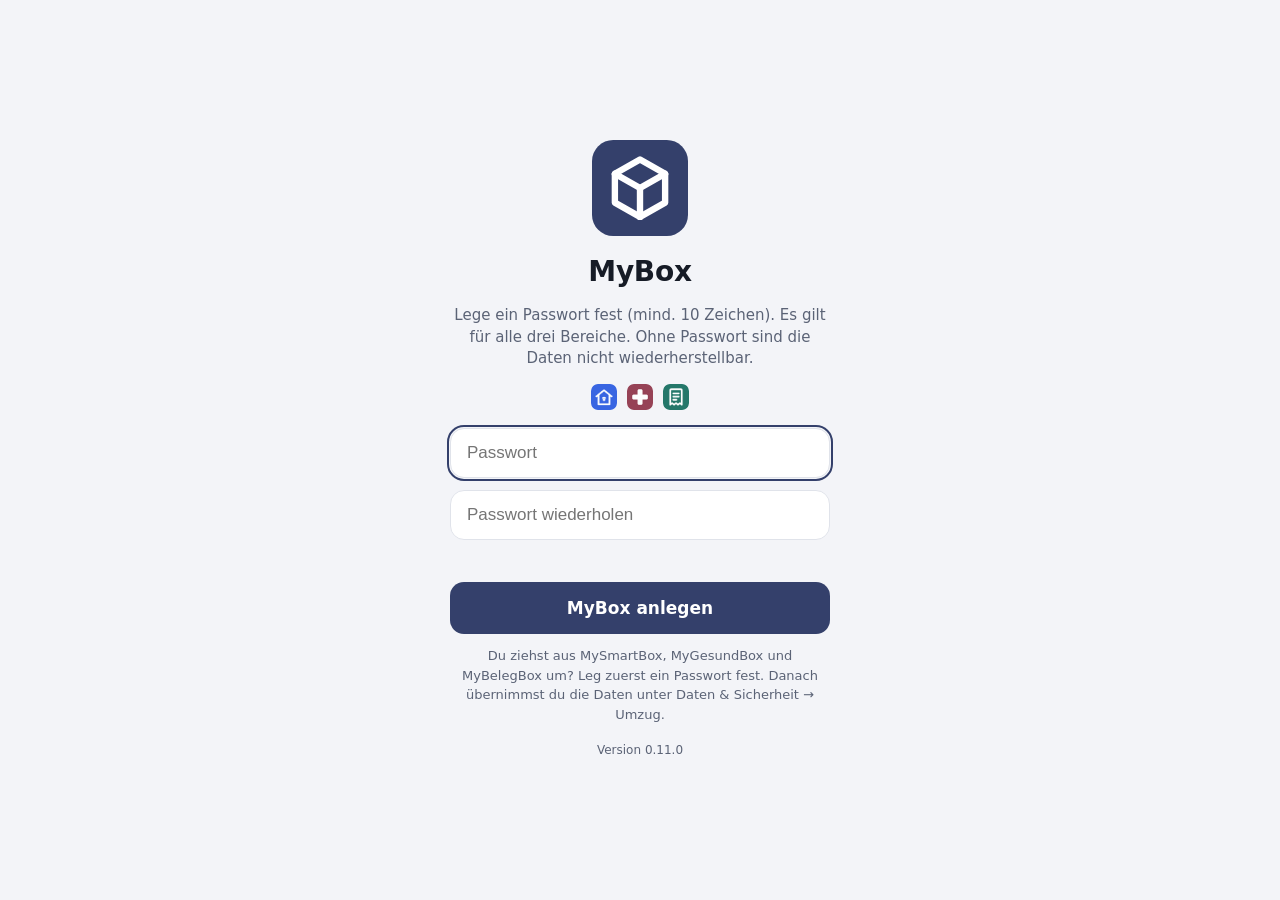
<file: gesund/index.html>
<!doctype html>
<html lang="de">
<head>
<meta charset="utf-8">
<meta name="viewport" content="width=device-width,initial-scale=1,viewport-fit=cover">
<meta http-equiv="Content-Security-Policy" content="default-src 'self'; script-src 'self' 'unsafe-inline'; style-src 'self' 'unsafe-inline'; img-src 'self' data: blob:; connect-src 'self' https://api.github.com; frame-ancestors 'none'">
<meta name="referrer" content="no-referrer">
<meta name="theme-color" content="#8c2f45">
<title>MyGesundBox</title>

<link rel="icon" href="icon-192.png">
<link rel="apple-touch-icon" href="icon-192.png">
<style>
:root{--bg:#f9f4f5;--card:#fff;--tx:#26161a;--mu:#6f5a60;--bd:#eddfe3;--pri:#8c2f45;--pri2:#f6e6ea;--on-pri:#fff;--red:#dc2626;--redbg:#fde8e8;--or:#c2410c;--orbg:#fff1e6;--ok:#15803d;--okbg:#e7f6ec}
@media (prefers-color-scheme:dark){:root{--bg:#170d10;--card:#23151a;--tx:#f2e7ea;--mu:#ae979d;--bd:#3b272d;--pri:#e3909f;--pri2:#3a1d25;--on-pri:#2a0b13;--red:#f87171;--redbg:#3a1717;--or:#fb923c;--orbg:#3a2412;--ok:#4ade80;--okbg:#12301c}}
*{box-sizing:border-box}
html,body{margin:0;background:var(--bg);color:var(--tx);font:16px/1.4 system-ui,-apple-system,Segoe UI,Roboto,sans-serif}
button,input,select,textarea{font:inherit;color:inherit}
[hidden]{display:none!important}
.screen{min-height:100vh;display:flex;align-items:center;justify-content:center;padding:24px}
.lockbox{width:100%;max-width:360px;background:var(--card);border:1px solid var(--bd);border-radius:20px;padding:28px;text-align:center}
.lockbox img{width:72px;height:72px;border-radius:18px}
.lockbox h1{margin:12px 0 4px}
.lockbox p{color:var(--mu);margin:0 0 18px;font-size:14px}
input,select,textarea{width:100%;padding:12px;border:1px solid var(--bd);border-radius:12px;background:var(--bg);margin:4px 0 12px}
textarea{min-height:80px;resize:vertical}
label{display:block;font-size:13px;color:var(--mu);text-align:left}
.pri{background:var(--pri);color:var(--on-pri);border:0;border-radius:12px;padding:12px 18px;font-weight:600;cursor:pointer}
.ghost{background:transparent;border:1px solid var(--bd);border-radius:12px;padding:10px 14px;cursor:pointer}
.danger{color:var(--red);border-color:var(--red)}
.err{color:var(--red);font-size:14px;min-height:20px}
header{position:sticky;top:0;z-index:5;display:flex;align-items:center;justify-content:space-between;gap:10px;padding:calc(14px + env(safe-area-inset-top)) 16px 10px;background:var(--bg);max-width:720px;margin:0 auto}
.brand{display:flex;align-items:center;gap:10px;min-width:0}
.brand img{width:34px;height:34px;border-radius:9px;display:block}
.brand h1{font-size:24px;font-weight:800;letter-spacing:-.01em;margin:0;white-space:nowrap}
.hbtns{display:flex;gap:8px}
.icobtn{width:40px;height:40px;border-radius:12px;border:1px solid var(--bd);background:var(--card);color:var(--tx);display:grid;place-items:center;padding:0;cursor:pointer}
.icobtn svg{width:20px;height:20px}
.ptitle{font-size:22px;font-weight:800;margin:4px 0 8px}
#searchBar{display:flex;gap:8px;align-items:center;max-width:720px;margin:0 auto;padding:0 16px 6px}
#searchBar input{margin:0;flex:1}
#searchBar button{background:none;border:0;color:var(--pri);font-weight:600;cursor:pointer;padding:8px 4px}
.hit{display:flex;align-items:center;gap:12px;width:100%;text-align:left;background:var(--card);border:1px solid var(--bd);border-radius:14px;padding:10px 14px;margin:0 0 8px;cursor:pointer;color:var(--tx)}
.hit .ai{width:36px;height:36px;flex:none;border-radius:10px;background:var(--pri2);color:var(--pri);display:grid;place-items:center}
.hit .ai svg{width:19px;height:19px}
.hit .at{flex:1;min-width:0;display:grid;line-height:1.3}
.hit .at small{color:var(--mu);font-size:13px;overflow:hidden;text-overflow:ellipsis;white-space:nowrap}
main{padding:4px 16px 140px;max-width:720px;margin:0 auto;min-height:calc(100vh - 56px)}
nav{position:fixed;bottom:0;left:0;right:0;background:var(--card);border-top:1px solid var(--bd);padding-bottom:env(safe-area-inset-bottom);z-index:5}
nav .in{max-width:720px;margin:0 auto;display:grid;grid-template-columns:repeat(4,1fr)}
nav button{background:none;border:0;padding:6px 4px 10px;display:flex;flex-direction:column;align-items:center;gap:3px;font-size:12px;color:var(--mu);cursor:pointer}
nav button i{display:grid;place-items:center;width:60px;height:30px;border-radius:99px;transition:background .2s}
nav button svg{width:22px;height:22px}
nav button.on{color:var(--pri);font-weight:700}
nav button.on i{background:var(--pri2)}
#fab{position:fixed;right:18px;bottom:calc(80px + env(safe-area-inset-bottom));height:54px;min-width:54px;padding:0 20px 0 16px;border-radius:18px;border:0;background:var(--pri);color:var(--on-pri);font-weight:700;font-size:16px;display:flex;align-items:center;justify-content:center;box-shadow:0 6px 18px rgba(60,10,25,.3);cursor:pointer;z-index:24;transition:border-radius .3s,padding .3s}
#fab svg{width:20px;height:20px;transition:transform .4s cubic-bezier(.3,1.35,.5,1)}
#fab .lbl{display:inline-block;max-width:4em;margin-left:8px;overflow:hidden;white-space:nowrap;transition:max-width .28s,margin .28s,opacity .2s}
#fab.open{border-radius:50%;padding:0}
#fab.open svg{transform:rotate(135deg)}
#fab.open .lbl{max-width:0;margin-left:0;opacity:0}
.fan{position:fixed;inset:0;z-index:22}
.fan .fs{position:absolute;inset:0;background:rgba(20,5,10,.32);opacity:0;transition:opacity .22s}
.fan.show .fs{opacity:1}
.fan .fi{position:absolute;right:18px;bottom:calc(146px + env(safe-area-inset-bottom));display:flex;flex-direction:column;align-items:flex-end;gap:10px}
.fan .fi button{display:flex;align-items:center;gap:10px;background:var(--card);color:var(--tx);border:1px solid var(--bd);border-radius:14px;padding:12px 16px;font-weight:700;font-size:16px;box-shadow:0 4px 14px rgba(0,0,0,.14);cursor:pointer;opacity:0;transform:translateY(12px) scale(.96)}
.fan.show .fi button{opacity:1;transform:none;transition:opacity .2s,transform .42s cubic-bezier(.3,1.35,.5,1);transition-delay:calc(var(--n) * 45ms)}
.fan .fi svg{width:20px;height:20px;color:var(--pri);flex:none}
#sheet{position:fixed;inset:0;z-index:30;display:flex;align-items:flex-end;justify-content:center}
#sheet .sbg{position:absolute;inset:0;background:rgba(20,5,10,.38);opacity:0;transition:opacity .25s}
#sheet.show .sbg{opacity:1}
#spanel{position:relative;background:var(--card);width:100%;max-width:720px;max-height:92%;overflow-y:auto;overscroll-behavior:contain;border-radius:20px 20px 0 0;padding:8px 16px calc(20px + env(safe-area-inset-bottom));transform:translateY(100%);transition:transform .32s cubic-bezier(.2,.85,.25,1)}
#sheet.show #spanel{transform:none}
.grab{width:44px;height:5px;border-radius:3px;background:var(--bd);margin:2px auto 10px}
.shead{display:flex;justify-content:space-between;align-items:center;gap:12px;margin-bottom:10px}
.shead h2{font-size:22px;font-weight:800;margin:0}
.sintro{display:flex;gap:8px;align-items:flex-start;font-size:14px;color:var(--mu);margin:0 0 14px}
.sintro svg{width:18px;height:18px;flex:none;color:var(--ok);margin-top:1px}
.acc{border:1px solid var(--bd);border-radius:14px;background:var(--card);margin-bottom:10px;overflow:hidden}
.acc>summary{list-style:none;display:flex;align-items:center;gap:12px;padding:12px 14px;cursor:pointer}
.acc>summary::-webkit-details-marker{display:none}
.acc .ai{width:36px;height:36px;flex:none;border-radius:10px;background:var(--pri2);color:var(--pri);display:grid;place-items:center}
.acc .ai svg{width:19px;height:19px}
.acc .at{flex:1;min-width:0;display:grid;line-height:1.3;font-weight:800}
.acc .at small{color:var(--mu);font-size:13px;font-weight:400;overflow:hidden;text-overflow:ellipsis;white-space:nowrap}
.acc .chev{width:20px;height:20px;color:var(--mu);flex:none;transition:transform .25s}
.acc[open] .chev{transform:rotate(180deg)}
.accb{padding:4px 14px 14px;border-top:1px solid var(--bd)}
@media (prefers-reduced-motion:reduce){#spanel,#sheet .sbg,.fan .fs,.fan .fi button,#fab,#fab svg,#fab .lbl{transition:none!important}}
.card{background:var(--card);border:1px solid var(--bd);border-radius:16px;padding:14px;margin:10px 0}
.card h3{margin:0 0 4px;font-size:16px}
.meta{color:var(--mu);font-size:14px}
.acts{display:flex;flex-wrap:wrap;gap:8px;margin-top:10px}
.acts button,.acts a{font-size:14px;padding:7px 12px;border:1px solid var(--bd);border-radius:10px;background:transparent;color:var(--tx);text-decoration:none;cursor:pointer}
.sec{font-size:13px;text-transform:uppercase;letter-spacing:.05em;color:var(--mu);margin:20px 0 4px}
.badge{display:inline-block;font-size:12px;font-weight:600;padding:2px 8px;border-radius:999px}
.b-red{background:var(--redbg);color:var(--red)}.b-or{background:var(--orbg);color:var(--or)}.b-ok{background:var(--okbg);color:var(--ok)}.b-mu{background:var(--bd);color:var(--mu)}
.banner{display:block;width:100%;text-align:left;background:var(--orbg);color:var(--or);border:0;border-radius:14px;padding:12px 14px;margin:8px 0;font-weight:600;cursor:pointer}
.chips{display:flex;gap:8px;margin:6px 0;flex-wrap:wrap}
.chips button{border:1px solid var(--bd);background:var(--card);border-radius:999px;padding:7px 14px;cursor:pointer}
.chips button.on{background:var(--pri);border-color:var(--pri);color:var(--on-pri)}
.toolbar{display:flex;gap:8px;flex-wrap:wrap;margin:4px 0 8px}
.empty{text-align:center;color:var(--mu);padding:40px 10px}
.note{white-space:pre-wrap;font-size:14px;margin-top:6px}
dialog{border:0;border-radius:20px;padding:0;width:min(520px,94vw);max-height:90vh;background:var(--card);color:var(--tx)}
dialog::backdrop{background:rgba(0,0,0,.45)}
dialog form{padding:20px}
dialog h2{margin:0 0 14px;font-size:19px}
.row{display:flex;gap:8px;justify-content:flex-end;flex-wrap:wrap;margin-top:6px}
.row .left{margin-right:auto}
.grid2{display:grid;grid-template-columns:1fr 1fr;gap:0 10px}
svg.chart{width:100%;height:auto;background:var(--card);border:1px solid var(--bd);border-radius:16px}
#toast{position:fixed;left:50%;bottom:calc(150px + env(safe-area-inset-bottom));transform:translateX(-50%);background:var(--tx);color:var(--bg);padding:10px 16px;border-radius:12px;font-size:14px;z-index:50;max-width:90vw}

.linkbtn{display:block;width:100%;background:none;border:0;color:var(--pri);text-decoration:underline;font-size:14px;margin-top:12px;cursor:pointer;padding:4px}
.ghbox{text-align:left;border-top:1px solid var(--bd);margin-top:14px;padding-top:12px}
.banner.crit{background:var(--redbg);color:var(--red)}
.srow{display:flex;justify-content:space-between;align-items:baseline;gap:12px;padding:8px 0;border-bottom:1px solid var(--bd);font-size:15px}
.srow .meta{text-align:right}
.hint{font-size:13px;color:var(--mu);margin-top:10px}
#viewer{position:fixed;inset:0;z-index:40;background:var(--bg);display:flex;flex-direction:column}
.vbar{display:flex;align-items:center;justify-content:space-between;gap:10px;padding:calc(12px + env(safe-area-inset-top)) 16px 12px;border-bottom:1px solid var(--bd)}
.vbar button{background:none;border:0;font-size:22px;cursor:pointer;color:var(--tx)}
.vbody{flex:1;overflow:auto;padding:12px 16px}
.vbody img{display:block;width:100%;border-radius:10px;margin:0 0 12px;background:#fff}
.vacts{display:flex;gap:8px;padding:12px 16px calc(12px + env(safe-area-inset-bottom));border-top:1px solid var(--bd)}
.vacts button{flex:1}
.pdfcard{display:flex;align-items:center;justify-content:space-between;gap:10px;background:var(--card);border:1px solid var(--bd);border-radius:12px;padding:14px;margin-bottom:10px}
.pg{display:flex;align-items:center;gap:8px;padding:8px 10px;border:1px solid var(--bd);border-radius:10px;margin:4px 0;font-size:14px}
.pg span{flex:1;overflow:hidden;text-overflow:ellipsis;white-space:nowrap}
.pg button{background:none;border:0;color:var(--red);font-size:16px;cursor:pointer}
.btnlike{display:inline-block;font-size:14px;padding:8px 12px;border:1px solid var(--bd);border-radius:10px;cursor:pointer;color:var(--tx);text-align:center}
.dicon{font-size:26px;line-height:1}
.recent{display:flex;flex-direction:column;gap:6px}
.recent button{display:flex;align-items:center;gap:10px;width:100%;text-align:left;padding:10px 12px;border-radius:12px;border:0;background:var(--pri2);color:var(--pri);cursor:pointer}
.recent .tx{flex:1;min-width:0;overflow:hidden;text-overflow:ellipsis;white-space:nowrap;font-size:14px}
.recent small{display:block;font-size:12px;opacity:.75;overflow:hidden;text-overflow:ellipsis}
.recent .chev{opacity:.6}
.seh{width:100%;border-collapse:collapse;margin:8px 0 6px;font-variant-numeric:tabular-nums;font-size:15px}
.seh th,.seh td{padding:6px 4px;text-align:center;border-bottom:1px solid var(--bd)}
.seh tr:first-child th{font-size:12px;color:var(--mu);font-weight:600}
.seh tr th:first-child{width:24px;color:var(--pri);font-weight:800;text-align:left}
.seh tr:last-child td,.seh tr:last-child th{border-bottom:0}
.sehgrid{display:grid;gap:6px;align-items:center;margin:4px 0 12px}
.sehgrid b{font-size:12px;color:var(--mu);text-align:center}
.sehgrid input,.sehgrid select{margin:0;padding:10px 2px;text-align:center;text-align-last:center;min-width:0;font-variant-numeric:tabular-nums}
.sehgrid select{-webkit-appearance:none;appearance:none;background-image:none;padding:10px 0;font-size:15px;letter-spacing:-.01em}
.linkish{background:none;border:0;padding:0;color:var(--pri);text-decoration:underline;font:inherit;cursor:pointer}
.card.flash{animation:flash 1.6s ease-out}
@keyframes flash{0%,40%{box-shadow:0 0 0 3px var(--pri)}100%{box-shadow:0 0 0 0 transparent}}
.chipdoc{display:inline-block;font-size:13px;padding:4px 10px;border-radius:999px;background:var(--pri2);color:var(--pri);border:0;margin:6px 6px 0 0;cursor:pointer}
.hello{font-size:22px;font-weight:700;margin:6px 0 2px}
.nfcard{all:unset;box-sizing:border-box;display:flex;align-items:center;gap:12px;width:100%;margin:12px 0 4px;padding:12px 14px;border-radius:16px;background:var(--card);border:1px solid var(--bd);cursor:pointer;-webkit-tap-highlight-color:transparent}
.nfcard:focus-visible{outline:2px solid var(--pri);outline-offset:2px}
.nfcard:active{transform:scale(.99)}
.nfdrop{flex:none;display:grid;place-items:center;width:40px;height:40px;border-radius:12px;background:color-mix(in srgb,var(--red) 14%,transparent);color:var(--red)}
.nfdrop svg{width:22px;height:22px}
.nftx{flex:1;min-width:0;display:flex;flex-direction:column}
.nftx small{font-size:12px;color:var(--mu)}
.nftx b{font-size:20px;font-weight:700;line-height:1.2;font-variant-numeric:tabular-nums}
.nftx em{font-style:normal;font-size:12.5px;color:var(--mu);margin-top:2px;overflow-wrap:anywhere}
.nfcard.empty b{font-size:16px;color:var(--pri)}
.nfcard .chev{color:var(--mu);font-size:22px}
.status{font-size:13px;color:var(--mu);margin-bottom:6px;background:none;border:0;padding:0;text-align:left;cursor:pointer}
.status.bad{color:var(--red)}
.next{background:var(--pri);color:#fff;border:0}
.next .meta,.next .note{color:rgba(255,255,255,.85)}
.next h3{font-size:19px}
.next .big{font-size:15px;font-weight:600;margin:2px 0}
.next .acts a,.next .acts button{color:#fff;border-color:rgba(255,255,255,.45)}
@media (prefers-color-scheme:dark){.next{color:#2a0b13}.next .meta,.next .note{color:rgba(42,11,19,.8)}.next .acts a,.next .acts button{color:#2a0b13;border-color:rgba(42,11,19,.35)}}
.todo{display:flex;align-items:center;gap:10px;width:100%;text-align:left;background:var(--card);border:1px solid var(--bd);border-radius:12px;padding:10px 12px;margin:6px 0;cursor:pointer;font-size:14px;color:var(--tx)}
.todo .ti{font-size:18px}.todo span:nth-child(2){flex:1}.todo .chev{color:var(--mu)}
.todo.warn{border-color:var(--or);background:var(--orbg)}.todo.crit{border-color:var(--red);background:var(--redbg)}
.tiles{display:grid;grid-template-columns:repeat(3,1fr);gap:8px;margin:6px 0}
.tile{background:var(--card);border:1px solid var(--bd);border-radius:14px;padding:10px;text-align:left;cursor:pointer;color:var(--tx);min-width:0}
.tile .tl{font-size:12px;color:var(--mu)}.tile .tv{font-size:18px;font-weight:700;margin:2px 0;white-space:nowrap}
.tile .tv small{font-size:11px;font-weight:500;color:var(--mu)}.tile .ts{font-size:11px;color:var(--mu);white-space:nowrap;overflow:hidden;text-overflow:ellipsis}
.tile svg{display:block;width:100%;height:26px;margin-top:4px}
.quick{display:grid;grid-template-columns:repeat(2,1fr);gap:8px;margin:6px 0}
.quick button,.quick a{display:flex;align-items:center;justify-content:center;gap:6px;padding:12px 8px;border-radius:14px;border:1px solid var(--bd);background:var(--card);color:var(--tx);font-size:14px;font-weight:600;text-decoration:none;cursor:pointer}
.seg{display:flex;background:var(--bd);border-radius:12px;padding:3px;margin:4px 0 10px}
.seg button{flex:1;border:0;background:none;padding:8px 4px;border-radius:9px;font-size:14px;color:var(--mu);cursor:pointer}
.seg button.on{background:var(--card);color:var(--tx);font-weight:600;box-shadow:0 1px 3px rgba(0,0,0,.12)}
.ptr{position:fixed;left:50%;top:calc(env(safe-area-inset-top,0px) + 8px);z-index:25;width:40px;height:40px;margin-left:-20px;border-radius:50%;
  display:flex;align-items:center;justify-content:center;background:var(--card);color:var(--pri);border:1px solid var(--bd);box-shadow:0 3px 10px rgba(0,0,0,.18);
  opacity:0;transform:translateY(-52px);pointer-events:none}
.ptr svg{width:22px;height:22px}.ptr.armed{background:var(--pri);color:var(--on-pri);border-color:var(--pri)}
.ptr.spin svg{animation:spin .75s linear infinite}@keyframes spin{to{transform:rotate(360deg)}}
#app.pulling{will-change:transform}
dialog.drag{transition:none}
.conflict{background:var(--redbg);border-radius:12px;padding:10px 12px;margin:8px 0;font-size:14px}
details summary{cursor:pointer;color:var(--mu);margin:16px 0 4px}

/* ds:start */
:root{--ds-ink:var(--tx);--ds-muted:var(--mu);--ds-line:var(--bd);--ds-surface:var(--card);--ds-sunk:var(--bg);--ds-accent:var(--pri);--ds-accent-ink:var(--on-pri);--ds-soft:var(--pri2);--ds-crit:var(--red);--ds-crit-soft:var(--redbg);--ds-warn-soft:var(--orbg);--ds-ok:var(--ok);--ds-warn:var(--or)}
/* ===== Gemeinsamer Baustein „Daten & Sicherheit“ – identisch in MySmartBox, MyGesundBox, MyBelegBox =====
   Nur die Farbzuordnung (--ds-*) oben unterscheidet sich je App. */
.ds-lbl{display:block;font-size:12px;line-height:1.3;letter-spacing:.08em;text-transform:uppercase;font-weight:700;color:var(--ds-muted);margin:14px 0 8px}
.ds-lbl.sep{border-top:1px solid var(--ds-line);padding-top:14px;margin-top:18px}
.ds-hint{display:block;font-size:14px;line-height:1.45;color:var(--ds-muted);font-weight:400;margin:0 0 10px;max-width:none}
.ds-hint b{color:var(--ds-ink);font-weight:700}
.ds-stat{font-weight:400;display:flex;align-items:center;gap:8px;font-size:14px;line-height:1.4;color:var(--ds-ink);background:var(--ds-sunk);border-radius:10px;padding:9px 12px;margin:0 0 10px}
.ds-acts{display:flex;flex-wrap:wrap;gap:8px;margin:0 0 4px}
.ds-btn{all:unset;box-sizing:border-box;display:inline-flex;align-items:center;justify-content:center;gap:6px;min-height:42px;padding:0 16px;border-radius:12px;border:1px solid var(--ds-line);background:var(--ds-surface);color:var(--ds-ink);font-family:inherit;font-size:15px;font-weight:600;line-height:1.1;cursor:pointer;white-space:nowrap;text-align:center}
.ds-btn:focus-visible{outline:2px solid var(--ds-accent);outline-offset:2px}
.ds-btn.pri{background:var(--ds-accent);border-color:var(--ds-accent);color:var(--ds-accent-ink)}
.ds-btn.dng{background:transparent;border-color:var(--ds-crit);color:var(--ds-crit)}
.ds-btn.dng.sure{background:var(--ds-crit);color:var(--ds-surface)}
.ds-btn[disabled],.ds-btn[aria-disabled="true"]{opacity:.55;pointer-events:none}
.ds-btn input[type=file]{display:none}
.ds-box{font-weight:400!important;border-radius:12px;padding:12px;margin:0 0 10px;font-size:14px;line-height:1.45;color:var(--ds-ink);background:var(--ds-sunk);overflow-wrap:anywhere}
.ds-box.crit{background:var(--ds-crit-soft)} .ds-box.warn{background:var(--ds-warn-soft)}
.ds-box .ds-acts{margin:10px 0 0}
.ds-box a{color:var(--ds-accent);font-weight:700}
.ds-box .ds-btn{min-height:36px;padding:0 12px;font-size:14px}
.ds-check{font-weight:400;display:flex;align-items:center;gap:8px;font-size:14px;color:var(--ds-ink);margin:0 0 10px}
.ds-end{height:4px}
.ds-ver{text-align:center;color:var(--ds-muted);font-size:12px;line-height:1.5;margin:14px 0 4px}
/* Akkordeon-Kopf im Blatt: gleiche Maße überall */
.ds-sheet .ds-acc-ai{width:36px;height:36px;flex:none;border-radius:10px;background:var(--ds-soft);color:var(--ds-accent);display:grid;place-items:center}
.ds-sheet .ds-acc-ai svg{width:19px;height:19px}
/* Fenster (GitHub einrichten, Passwort ändern) */
.ds-dlg-intro{font-size:14px;line-height:1.45;color:var(--ds-muted);margin:0 0 12px}
.ds-dlg-intro b{color:var(--ds-ink)}
.ds-err{font-size:14px;line-height:1.4;color:var(--ds-crit);margin:0 0 10px}
/* Hinweis „Neue Version“ oben */
.ds-updbar{position:fixed;z-index:120;left:max(12px,env(safe-area-inset-left,0px));right:max(12px,env(safe-area-inset-right,0px));top:calc(env(safe-area-inset-top,0px) + 10px);max-width:560px;margin:0 auto;display:flex;align-items:center;gap:8px;padding:8px 6px 8px 16px;border-radius:14px;background:var(--ds-surface);color:var(--ds-ink);border:1px solid var(--ds-line);box-shadow:0 8px 24px rgba(0,0,0,.16);font-size:14px;font-weight:600;line-height:1.35;transform:none}
.ds-updbar span{flex:1;min-width:0}
.ds-updbar .ds-btn{min-height:36px;padding:0 12px;font-size:14px}
.ds-x{all:unset;box-sizing:border-box;cursor:pointer;width:34px;height:34px;flex:none;display:grid;place-items:center;color:var(--ds-muted);border-radius:8px;font-size:16px}
/* Untertitel der Bereiche nie abschneiden, sondern umbrechen */
.ds-sheet-sub-wrap{}
.acc .at small,.accrow .at small,#bxsbody .acchd .at small{white-space:normal!important;overflow:visible!important;text-overflow:clip!important}
/* Erinnerung an die Datensicherung oben in der Übersicht */
.ds-remind{all:unset;box-sizing:border-box;display:flex;align-items:center;gap:12px;width:100%;padding:12px 14px;margin:0 0 14px;border-radius:16px;background:var(--ds-warn-soft);color:var(--ds-ink);cursor:pointer;text-align:left;font-family:inherit}
.ds-remind.crit{background:var(--ds-crit-soft)}
.ds-remind:focus-visible{outline:2px solid var(--ds-accent);outline-offset:2px}
.ds-remind-i{width:36px;height:36px;flex:none;border-radius:10px;display:grid;place-items:center;background:var(--ds-surface);color:var(--ds-warn)}
.ds-remind.crit .ds-remind-i{color:var(--ds-crit)}
.ds-remind-i svg{width:20px;height:20px}
.ds-remind-t{flex:1;min-width:0;display:grid;gap:2px}
.ds-remind-t b{font-size:15px;font-weight:700;line-height:1.3}
.ds-remind-t small{font-size:13px;line-height:1.4;color:var(--ds-muted)}
.ds-remind-go{flex:none;font-size:14px;font-weight:700;color:var(--ds-surface);background:var(--ds-warn);border-radius:10px;padding:8px 12px}
.ds-remind.crit .ds-remind-go{background:var(--ds-crit)}
/* Suche als Blatt von unten – gleich in allen Apps */
.ds-srch{display:block;margin:0}
.ds-srch input{width:100%;box-sizing:border-box;margin:0;padding:12px 14px;border:1px solid var(--ds-line);border-radius:12px;background:var(--ds-sunk);color:var(--ds-ink);font:inherit;font-size:17px}
.ds-qres{display:grid;gap:10px;margin-top:12px}
.ds-qres .ds-lbl{margin:6px 0 0}
.ds-qhint{font-size:14px;line-height:1.45;color:var(--ds-muted);padding:8px 2px;margin:0}
.ds-qlist{display:flex;flex-direction:column;background:var(--ds-surface);border:1px solid var(--ds-line);border-radius:14px;overflow:hidden}
.ds-qrow{all:unset;box-sizing:border-box;display:grid;grid-template-columns:auto minmax(0,1fr);align-items:center;gap:12px;padding:12px 14px;cursor:pointer;color:var(--ds-ink);font-family:inherit;text-align:left}
.ds-qrow+.ds-qrow{border-top:1px solid var(--ds-line)}
.ds-qrow:focus-visible{outline:2px solid var(--ds-accent);outline-offset:-2px}
.ds-qrow .ds-qi{width:40px;height:40px;border-radius:10px;background:var(--ds-soft);color:var(--ds-accent);display:grid;place-items:center}
.ds-qrow .ds-qi svg{width:20px;height:20px}
.ds-qrow .ds-qt{min-width:0;display:grid;gap:2px}
.ds-qrow .ds-qt b{font-size:16px;font-weight:700;overflow-wrap:anywhere}
.ds-qrow .ds-qt small{font-size:13px;color:var(--ds-muted);overflow:hidden;text-overflow:ellipsis;white-space:nowrap}
.ds-srch .sr{position:absolute;width:1px;height:1px;overflow:hidden;clip:rect(0 0 0 0);white-space:nowrap}
/* Darstellung: Umschalter Automatisch / Hell / Dunkel */
.ds-seg{display:grid;grid-template-columns:repeat(3,1fr);gap:4px;padding:4px;border-radius:12px;background:var(--ds-sunk)}
.ds-seg button{all:unset;box-sizing:border-box;text-align:center;padding:9px 6px;border-radius:9px;font-family:inherit;font-size:14px;font-weight:600;color:var(--ds-muted);cursor:pointer}
.ds-seg button[aria-checked="true"]{background:var(--ds-surface);color:var(--ds-ink);box-shadow:0 1px 3px rgba(0,0,0,.12)}
.ds-seg button:focus-visible{outline:2px solid var(--ds-accent)}
/* Feier-Effekt mit Konfetti */
.ds-yay{position:fixed;inset:0;z-index:140;display:grid;place-items:center;pointer-events:none;overflow:hidden}
.ds-yay-card{position:relative;background:var(--ds-surface);color:var(--ds-ink);border-radius:24px;padding:22px 28px 16px;display:grid;justify-items:center;gap:8px;min-width:150px;box-shadow:0 18px 50px rgba(0,0,0,.28);animation:dsYayIn .45s cubic-bezier(.3,1.35,.5,1) both,dsYayOut .28s ease-in 1.2s forwards}
.ds-yay svg{width:64px;height:64px}
.ds-yay .yc{fill:none;stroke:var(--ds-ok);stroke-width:3;stroke-dasharray:145;stroke-dashoffset:145;animation:dsInk .45s ease-out .08s forwards}
.ds-yay .yk{fill:none;stroke:var(--ds-ok);stroke-width:4;stroke-linecap:round;stroke-linejoin:round;stroke-dasharray:34;stroke-dashoffset:34;animation:dsInk .28s ease-out .42s forwards}
.ds-yay b{font-size:15px;font-weight:700}
.ds-yay i{position:absolute;left:50%;top:54px;width:7px;height:7px;margin:-3.5px 0 0 -3.5px;border-radius:50%;background:var(--c);opacity:0;animation:dsSpark .65s ease-out .5s}
.ds-yay em{position:absolute;top:-16px;left:var(--x);width:8px;height:13px;border-radius:2px;background:var(--c);transform:scale(var(--s));animation:dsFall 2.2s cubic-bezier(.25,.6,.5,1) var(--d) forwards;opacity:0}
@keyframes dsInk{to{stroke-dashoffset:0}}
@keyframes dsSpark{0%{opacity:1;transform:rotate(var(--a)) translateY(-30px) scale(1)}100%{opacity:0;transform:rotate(var(--a)) translateY(-64px) scale(.3)}}
@keyframes dsYayIn{from{opacity:0;transform:scale(.6)}}
@keyframes dsYayOut{to{opacity:0;transform:scale(.92)}}
@keyframes dsFall{0%{opacity:1;transform:translateY(0) rotate(0) scale(var(--s))}85%{opacity:1}100%{opacity:0;transform:translateY(105vh) rotate(var(--r)) scale(var(--s))}}
/* Entsperr-Animation */
.ds-unl{position:fixed;z-index:130;width:0;height:0;pointer-events:none}
.ds-unl span{position:absolute;left:0;top:0;border-radius:50%;transform:translate(-50%,-50%)}
.ds-unl-light .glow{width:72px;height:72px;background:radial-gradient(circle,rgba(255,214,90,.95) 0%,rgba(255,196,60,.45) 45%,rgba(255,196,60,0) 72%);animation:dsGlow .7s ease-out forwards}
.ds-unl-light .ray{width:72px;height:72px;background:conic-gradient(from 0deg,rgba(255,206,84,.55) 0 8deg,transparent 8deg 30deg,rgba(255,206,84,.55) 30deg 38deg,transparent 38deg 60deg,rgba(255,206,84,.55) 60deg 68deg,transparent 68deg 90deg);
  -webkit-mask:radial-gradient(circle,transparent 42%,#000 44%,#000 70%,transparent 72%);mask:radial-gradient(circle,transparent 42%,#000 44%,#000 70%,transparent 72%);animation:dsRays .7s ease-out forwards}
.ds-unl-light-ico{animation:dsLit .68s ease-out forwards}
@keyframes dsGlow{0%{width:40px;height:40px;opacity:0}40%{opacity:1}100%{width:260px;height:260px;opacity:.9}}
@keyframes dsRays{0%{width:60px;height:60px;opacity:0;transform:translate(-50%,-50%) rotate(-20deg)}50%{opacity:1}100%{width:230px;height:230px;opacity:.85;transform:translate(-50%,-50%) rotate(15deg)}}
@keyframes dsLit{0%{filter:none}35%{filter:brightness(1.6) saturate(1.2) drop-shadow(0 0 14px rgba(255,205,80,.95))}100%{filter:brightness(1.25) drop-shadow(0 0 22px rgba(255,205,80,.9));transform:scale(1.06)}}
.ds-unl-heart .ring{width:72px;height:72px;border:3px solid var(--ds-accent);opacity:0;animation:dsRing .75s ease-out forwards}
.ds-unl-heart .r2{animation-delay:.28s}
.ds-unl-heart-ico{animation:dsBeat .76s ease-in-out forwards}
@keyframes dsRing{0%{width:72px;height:72px;opacity:.8}100%{width:220px;height:220px;opacity:0}}
@keyframes dsBeat{0%{transform:scale(1)}14%{transform:scale(1.18)}28%{transform:scale(.98)}42%{transform:scale(1.13)}70%{transform:scale(1)}100%{transform:scale(1.04)}}
/* Sicherungs-Status: Punkt am Schloss */
.ds-lockbtn{position:relative}
.ds-lockbtn[data-bk]:not([data-bk=""])::after{content:"";position:absolute;top:5px;right:5px;width:9px;height:9px;border-radius:50%;box-shadow:0 0 0 2px var(--ds-surface);background:var(--ds-ok)}
.ds-lockbtn[data-bk="warn"]:not([data-bk=""])::after{background:var(--ds-warn);animation:dsDot 2.4s ease-in-out infinite}
.ds-lockbtn[data-bk="crit"]:not([data-bk=""])::after{background:var(--ds-crit);animation:dsDot 1.6s ease-in-out infinite}
@keyframes dsDot{50%{transform:scale(1.35)}}
@media (prefers-reduced-motion:reduce){.ds-lockbtn::after{animation:none!important}}
/* Haken beim Speichern */
.ds-saved{background:var(--ds-ok)!important;border-color:var(--ds-ok)!important;color:#fff!important;display:inline-flex!important;align-items:center;justify-content:center;gap:6px}
.ds-saved .tk{stroke-dasharray:24;stroke-dashoffset:24;animation:dsInk .3s ease-out forwards}
/* Wechsel zwischen den Boxen */
.ds-boxes{display:flex;flex-direction:column;background:var(--ds-surface);border:1px solid var(--ds-line);border-radius:14px;overflow:hidden;margin:0 0 6px}
.ds-boxlink{display:grid;grid-template-columns:auto minmax(0,1fr) auto;align-items:center;gap:12px;padding:12px 14px;color:var(--ds-ink);text-decoration:none}
.ds-boxlink+.ds-boxlink{border-top:1px solid var(--ds-line)}
.ds-boxlink .ds-qt{display:grid;gap:2px;min-width:0}
.ds-boxlink .ds-qt b{font-size:15px;font-weight:700}
.ds-boxlink .ds-qt small{font-size:13px;color:var(--ds-muted)}
.ds-boxlink .chev{width:20px;height:20px;color:var(--ds-muted)}
.ds-boxico{width:36px;height:36px;border-radius:10px;display:block}

/* App-spezifisch: Kopfzeile der Bereiche wie in den anderen Apps */
.acc>summary{color:var(--tx);margin:0}
.accb>.ds-lbl:first-child,.accb>.ds-hint:first-child{margin-top:12px}.lockbox h1{font-size:24px;font-weight:800;line-height:1.2}

/* Meldungen unten: gleich in allen Apps */
#toast{position:fixed!important;left:50%!important;right:auto!important;top:auto!important;transform:translateX(-50%)!important;bottom:calc(150px + env(safe-area-inset-bottom,0px))!important;z-index:130!important;background:var(--ds-ink)!important;color:var(--ds-surface)!important;padding:10px 16px!important;border-radius:12px!important;font-size:14px!important;line-height:1.4!important;font-weight:500!important;width:max-content!important;max-width:min(calc(100vw - 32px),440px)!important;box-sizing:border-box!important;text-align:center!important;box-shadow:0 6px 20px rgba(0,0,0,.18)!important}

/* Kopfzeile: gleich in allen Apps, App-Name passt auch auf schmale Handys */
header .brand{flex:1;min-width:0}
header .brand img{flex:none}
header .brand h1{font-size:clamp(16px,5.2vw,24px)!important;font-weight:800!important;letter-spacing:-.02em!important;line-height:1.2!important;margin:0!important;white-space:nowrap!important;overflow:hidden!important;text-overflow:ellipsis!important;min-width:0!important}
header .hbtns{flex:none;gap:6px}
@media (max-width:359px){header .hbtns{gap:4px}header .hbtns .icobtn{width:36px;height:36px}header .brand{gap:8px}header .brand img{width:30px;height:30px}header .brand h1{font-size:17px!important}}
/* Eingabe-Formulare als Blatt von unten (wie MyBelegBox / MySmartBox) */
#dlg.sheetdlg{margin:auto auto 0;width:100%;max-width:720px;max-height:92vh;border-radius:20px 20px 0 0}
#dlg.sheetdlg form{padding:8px 16px calc(20px + env(safe-area-inset-bottom,0px))}
@media (prefers-reduced-motion:no-preference){#dlg.sheetdlg[open]{animation:dsUp .32s cubic-bezier(.2,.85,.25,1)}}
@keyframes dsUp{from{transform:translateY(40%);opacity:.4}}
.ds-grab{width:40px;height:4px;border-radius:99px;background:var(--bd);margin:4px auto 12px}
.ds-phd{display:flex;align-items:center;justify-content:space-between;gap:12px;margin:0 0 14px}
.ds-phd h2{margin:0!important;font-size:22px!important;font-weight:800;line-height:1.2}
#dlg:not(.sheetdlg) .ds-phd h2{font-size:19px!important}
.ds-pclose{flex:none}
dialog .row{gap:8px;align-items:center}
dialog form > div > label[for]{font-weight:700}
/* Strich-Symbole in Knöpfen der Übersicht */
.quick svg,.acts svg,.btnlike svg,.todo .ti svg{width:18px;height:18px;flex:none}
.acts a,.acts button,.btnlike{display:inline-flex;align-items:center;gap:6px}
.todo .ti{display:grid;place-items:center}
.todo.crit .ti{color:var(--red)} .todo.warn .ti{color:var(--or)}
/* Zwei Felder nebeneinander im Formular */
#dlgForm{display:flex;flex-wrap:wrap;column-gap:10px}
#dlgForm>*{flex:1 1 100%;min-width:0}
#dlgForm>.half{flex:1 1 calc(50% - 5px)}
/* Wertekurven: Zielbereich und Ausreißer */
svg.chart .zband{fill:var(--ok);opacity:.13}
svg.chart .zout{stroke:var(--card);stroke-width:2}
@media (prefers-reduced-motion:no-preference){svg.chart .zline{stroke-dasharray:100;stroke-dashoffset:100;animation:zDraw .9s ease-out forwards}svg.chart circle{animation:zPop .3s ease-out .7s backwards}}
@keyframes zDraw{to{stroke-dashoffset:0}}
@keyframes zPop{from{opacity:0}}
.zinfo{display:flex;align-items:center;gap:8px;font-size:13px;color:var(--mu);margin:8px 2px 4px}
.zinfo span:nth-child(2){flex:1}
.zinfo b{color:var(--tx)}
.zchip{width:14px;height:10px;border-radius:3px;background:var(--ok);opacity:.35;flex:none}
.zinfo .ghost{padding:6px 10px;font-size:13px}
/* Fragen-Merker */
.fq .fqlist{display:grid;gap:2px;margin-bottom:10px}
.fqrow{display:flex;align-items:center;gap:10px;padding:6px 0;border-bottom:1px solid var(--bd)}
.fqrow span{flex:1;min-width:0;overflow-wrap:anywhere}
.fqchk{width:24px;height:24px;flex:none;border-radius:8px;border:2px solid var(--pri);background:transparent;cursor:pointer;padding:0}
.fqchk:active{background:var(--pri2)}
.fqx{background:none;border:0;color:var(--mu);cursor:pointer;padding:4px 6px;font-size:14px}
.fqadd{display:flex;gap:8px;margin:0}
.fqadd input{margin:0;flex:1;min-width:0}
.fqadd .pri{width:auto;padding:0 16px;border-radius:12px;flex:none}
.fqnext{margin-top:8px}
/* Vorsorge-Tabelle: links die Untersuchung, oben die Jahre */
.vtab{padding:12px 0 10px;overflow:hidden}
.vtscroll{overflow-x:auto;-webkit-overflow-scrolling:touch;scrollbar-width:thin;padding:0 0 4px}
.vtab table{border-collapse:separate;border-spacing:0;min-width:100%;font-size:13px}
.vtab th,.vtab td{padding:0;text-align:center;border-bottom:1px solid var(--bd)}
.vtab thead th{font-size:12px;font-weight:600;color:var(--mu);padding:0 2px 8px;border-bottom:1px solid var(--bd);font-variant-numeric:tabular-nums}
.vtab thead th.now{color:var(--pri)}
.vtab thead th.now span{display:inline-block;padding:2px 7px;border-radius:999px;background:var(--pri2)}
.vtab td.now{background:color-mix(in srgb,var(--pri2) 55%,transparent)}
.vtab tbody tr:last-child>*{border-bottom:0}
.vtab .vtn{position:sticky;left:0;z-index:1;background:var(--card);text-align:left;width:118px;min-width:118px;max-width:118px;padding:0 8px 0 14px;box-shadow:6px 0 6px -6px rgb(0 0 0 / .18)}
.vtab thead .vtn{padding-left:14px}
.vtnb{all:unset;box-sizing:border-box;display:block;width:100%;padding:8px 0;cursor:pointer}
.vtnb b{display:-webkit-box;-webkit-line-clamp:2;-webkit-box-orient:vertical;overflow:hidden;font-weight:600;line-height:1.25;hyphens:auto;overflow-wrap:anywhere}
.vtnb small{display:block;font-size:11px;color:var(--mu);font-weight:400}
.vtab td{white-space:nowrap}
.vc{all:unset;box-sizing:border-box;display:inline-flex;vertical-align:middle;align-items:center;justify-content:center;min-width:50px;width:100%;height:52px;cursor:pointer;border-radius:10px;-webkit-tap-highlight-color:transparent}
.vc:focus-visible{outline:2px solid var(--pri);outline-offset:-3px}
.vc.two{width:auto;min-width:36px;padding:0 1px}
.vcm{display:flex;flex-direction:column;align-items:center;gap:2px}
.vc:active{background:var(--pri2)}
.vc i{display:grid;place-items:center;width:24px;height:24px;border-radius:50%;font-style:normal;font-weight:700;font-size:13px;line-height:1}
.vc small{font-size:10px;color:var(--mu);font-variant-numeric:tabular-nums;line-height:1.1}
.vc svg{width:14px;height:14px}
.vc.ok i{background:var(--ok);color:var(--card)}
.vc.plan i{background:var(--pri);color:var(--on-pri);border-radius:7px}
.vc.due i{box-shadow:inset 0 0 0 2px var(--ok);color:var(--ok)}
.vc.or i{box-shadow:inset 0 0 0 2px var(--or);color:var(--or)}
.vc.red i{background:var(--red);color:var(--card)}
.vc.doc i{position:relative}
.vc.doc i::after{content:'';position:absolute;right:-5px;top:-5px;width:13px;height:13px;border-radius:50%;background:var(--card) url("data:image/svg+xml,%3Csvg xmlns='http://www.w3.org/2000/svg' viewBox='0 0 24 24' fill='none' stroke='%236f5a60' stroke-width='3' stroke-linecap='round' stroke-linejoin='round'%3E%3Cpath d='M21.4 11.1l-9.2 9.2a6 6 0 01-8.5-8.5l9.2-9.2a4 4 0 015.7 5.7l-9.2 9.2a2 2 0 01-2.8-2.8l8.5-8.5'/%3E%3C/svg%3E") center/9px no-repeat;box-shadow:0 0 0 1px var(--bd)}
.vc.exp i{width:8px;height:8px;background:var(--bd)}
.vc.emp i{width:6px;height:6px;background:transparent}
.vc.add:hover i,.vc.emp:hover i{background:var(--bd)}
.vtlegend{display:flex;flex-wrap:wrap;gap:6px 14px;font-size:11px;color:var(--mu);margin:10px 14px 0}
.vtlegend span{display:inline-flex;align-items:center;gap:6px}
.vtlegend .vc{all:unset;display:inline-flex}
.vtlegend .vc i{width:16px;height:16px;font-size:10px}
.vtlegend .vc.exp i{width:8px;height:8px}
.vthint{font-size:11px;color:var(--mu);margin:6px 14px 0}
@media (prefers-reduced-motion:no-preference){.vc.red i{animation:vtPulse 1.8s ease-in-out infinite}}
@keyframes vtPulse{50%{box-shadow:0 0 0 5px color-mix(in srgb,var(--red) 25%,transparent)}}
#dlgForm>.ds-grab{flex:0 0 40px;margin:4px auto 12px}

/* ds:end */
.medi .mstock{display:flex;flex-wrap:wrap;align-items:baseline;gap:6px 10px;margin:8px 0 6px}
.medi .mstock b{font-size:26px;line-height:1}.medi .mstock>span:not(.badge){color:var(--mu);font-size:14px}
.medi .mbar{height:8px;border-radius:5px;background:var(--bg);overflow:hidden;margin:0 0 8px}
.medi .mbar i{display:block;height:100%;border-radius:5px;background:var(--ok)}.medi .mbar i.b-or{background:var(--or)}.medi .mbar i.b-red{background:var(--red)}
.medi.off{opacity:.65}
</style>
<script src="../mbx/bridge.js" data-app="gesund"></script><link rel="stylesheet" href="../mbx/embed.css">
<script src="ds.js" data-app="gesundbox"></script>
</head>
<body>

<div id="lock" class="screen">
  <form class="lockbox" id="lockForm" autocomplete="off">
    <img src="icon-192.png" alt="">
    <h1>MyGesundBox</h1>
    <p id="lockHint">Deine Gesundheitsdaten, verschlüsselt auf diesem Gerät.</p>
    <input type="password" id="pw" placeholder="Passwort" autocomplete="current-password" required>
    <input type="password" id="pw2" placeholder="Passwort wiederholen" autocomplete="new-password" hidden>
    <div class="err" id="lockErr"></div>
    <button class="pri" style="width:100%" id="lockBtnGo">Entsperren</button>
    <button type="button" class="ghost" style="width:100%;margin-top:10px" id="bioBtn" hidden><svg viewBox="0 0 24 24" width="20" height="20" fill="none" stroke="currentColor" stroke-width="2" stroke-linecap="round" stroke-linejoin="round" aria-hidden="true" style="vertical-align:-4px;margin-right:8px"><path d="M6.5 8.5a6 6 0 0 1 11 3.3c0 1.6-.1 3.2-.4 4.7"/><path d="M4 12.5c0-1 .1-2 .4-2.9"/><path d="M9 21c.8-2.2 1-4.6 1-7a2 2 0 0 1 4 0c0 1 0 2-.1 3"/><path d="M12.5 21.5c.4-.9.7-1.8.9-2.8"/><path d="M6.6 19.4c.7-1.7 1-3.5 1-5.4a4.4 4.4 0 0 1 .7-2.4"/><path d="M16.5 20c.2-.6.3-1.3.4-1.9"/></svg>Mit Fingerabdruck entsperren</button>
    <div id="restoreBox" hidden>
      <label class="linkbtn">Neues Handy? Sicherung wiederherstellen<input type="file" id="lrestore" accept=".gesundbox,.json,application/json" hidden></label>
      <button type="button" class="linkbtn" id="lghOpen">Aus GitHub wiederherstellen</button>
      <div class="ghbox" id="lgh" hidden>
        <label for="lgh_o">Konto / Organisation</label><input id="lgh_o" value="jazm-gesundbox" autocomplete="off" autocapitalize="off">
        <label for="lgh_r">Repo</label><input id="lgh_r" value="gesundbox-daten" autocomplete="off" autocapitalize="off">
        <label for="lgh_d">Ordner im Repo (optional)</label><input id="lgh_d" value="" placeholder="leer lassen oder z. B. gesundbox" autocomplete="off" autocapitalize="off">
        <label for="lgh_t">Zugangsschlüssel (github_pat_…)</label><input id="lgh_t" type="password" autocomplete="off">
        <div class="err" id="lgh_msg"></div>
        <button type="button" class="pri" style="width:100%" id="lgh_go">Sicherung von GitHub laden</button>
      </div>
    </div>
    <div class="meta" id="verLock" style="margin-top:16px;font-size:12px"></div>
  </form>
</div>

<div id="app" hidden>
  <header><div class="brand"><img src="icon-192.png" alt="" width="34" height="34"><h1>MyGesundBox</h1></div>
    <div class="hbtns"><button class="icobtn" id="searchBtn" type="button" aria-label="Suchen" title="Suchen"><svg viewBox="0 0 24 24" fill="none" stroke="currentColor" stroke-width="2" stroke-linecap="round" stroke-linejoin="round" aria-hidden="true"><circle cx="11" cy="11" r="6.5"/><path d="M20 20l-4-4"/></svg></button><button class="icobtn" id="lockNow" type="button" aria-label="Sperren" title="Sperren"><svg viewBox="0 0 24 24" fill="none" stroke="currentColor" stroke-width="2" stroke-linecap="round" stroke-linejoin="round" aria-hidden="true"><rect x="5" y="11" width="14" height="10" rx="2"/><path d="M8 11V8a4 4 0 0 1 8 0v3"/></svg></button><button class="icobtn" id="menuBtn" type="button" aria-label="Daten &amp; Sicherheit" title="Daten &amp; Sicherheit"><svg viewBox="0 0 24 24" fill="none" stroke="currentColor" stroke-width="2" stroke-linecap="round" stroke-linejoin="round" aria-hidden="true"><path d="M4 7h10M18 7h2M4 17h4M12 17h8"/><circle cx="16" cy="7" r="2"/><circle cx="10" cy="17" r="2"/></svg></button></div></header>
  <div id="searchBar" hidden><input id="q" type="search" placeholder="Termine, Ärzte, Dokumente …" autocomplete="off" aria-label="Suchen"><button type="button" id="qX">Fertig</button></div>
  <main id="main"></main>
  <div class="fan" id="fan" hidden><div class="fs"></div><div class="fi">
    <button type="button" data-act="q-dok" style="--n:4"><svg viewBox="0 0 24 24" fill="none" stroke="currentColor" stroke-width="2" stroke-linecap="round" stroke-linejoin="round" aria-hidden="true"><path d="M4 8h3l2-3h6l2 3h3a1 1 0 0 1 1 1v10a1 1 0 0 1-1 1H4a1 1 0 0 1-1-1V9a1 1 0 0 1 1-1z"/><circle cx="12" cy="13.5" r="3.5"/></svg>Dokument fotografieren</button>
    <button type="button" data-act="q-termin" style="--n:3"><svg viewBox="0 0 24 24" fill="none" stroke="currentColor" stroke-width="2" stroke-linecap="round" stroke-linejoin="round" aria-hidden="true"><rect x="3" y="5" width="18" height="16" rx="2"/><path d="M3 10h18M8 3v4M16 3v4"/></svg>Termin</button>
    <button type="button" data-act="q-wert" style="--n:2"><svg viewBox="0 0 24 24" fill="none" stroke="currentColor" stroke-width="2" stroke-linecap="round" stroke-linejoin="round" aria-hidden="true"><path d="M12 3s6 6.5 6 11a6 6 0 0 1-12 0c0-4.5 6-11 6-11z"/></svg>Messung</button>
    <button type="button" data-act="q-arzt" style="--n:1"><svg viewBox="0 0 24 24" fill="none" stroke="currentColor" stroke-width="2" stroke-linecap="round" stroke-linejoin="round" aria-hidden="true"><circle cx="12" cy="7" r="4"/><path d="M4 21v-1a6 6 0 0 1 6-6h4a6 6 0 0 1 6 6v1"/><path d="M12 14v4M10 16h4"/></svg>Arzt</button>
    <button type="button" data-act="q-medi" style="--n:5"><svg viewBox="0 0 24 24" fill="none" stroke="currentColor" stroke-width="2" stroke-linecap="round" stroke-linejoin="round" aria-hidden="true"><rect x="3" y="9" width="18" height="6" rx="3" transform="rotate(-45 12 12)"/><path d="M9.5 9.5l5 5"/></svg>Medikament</button>
    <button type="button" data-act="q-vorsorge" style="--n:0"><svg viewBox="0 0 24 24" fill="none" stroke="currentColor" stroke-width="2" stroke-linecap="round" stroke-linejoin="round" aria-hidden="true"><path d="M17 2l3 3-3 3"/><path d="M4 11V9a4 4 0 0 1 4-4h12"/><path d="M7 22l-3-3 3-3"/><path d="M20 13v2a4 4 0 0 1-4 4H4"/></svg>Vorsorge</button>
  </div></div>
  <button id="fab" type="button" aria-expanded="false" aria-controls="fan"><svg viewBox="0 0 24 24" fill="none" stroke="currentColor" stroke-width="2.4" stroke-linecap="round" stroke-linejoin="round" aria-hidden="true"><path d="M12 5v14M5 12h14"/></svg><span class="lbl">Neu</span></button>
  <nav aria-label="Bereiche"><div class="in">
    <button type="button" data-tab="start" class="on"><i><svg viewBox="0 0 24 24" fill="none" stroke="currentColor" stroke-width="2" stroke-linecap="round" stroke-linejoin="round" aria-hidden="true"><path d="M3 11l9-7 9 7v9a1 1 0 0 1-1 1h-5v-6H9v6H4a1 1 0 0 1-1-1z"/></svg></i>Übersicht</button>
    <button type="button" data-tab="termine"><i><svg viewBox="0 0 24 24" fill="none" stroke="currentColor" stroke-width="2" stroke-linecap="round" stroke-linejoin="round" aria-hidden="true"><rect x="3" y="5" width="18" height="16" rx="2"/><path d="M3 10h18M8 3v4M16 3v4"/></svg></i>Termine</button>
    <button type="button" data-tab="werte"><i><svg viewBox="0 0 24 24" fill="none" stroke="currentColor" stroke-width="2" stroke-linecap="round" stroke-linejoin="round" aria-hidden="true"><path d="M4 19h16"/><path d="M5 15l4-5 4 3 6-7"/></svg></i>Werte</button>
    <button type="button" data-tab="dok"><i><svg viewBox="0 0 24 24" fill="none" stroke="currentColor" stroke-width="2" stroke-linecap="round" stroke-linejoin="round" aria-hidden="true"><path d="M14 3H6a1 1 0 0 0-1 1v16a1 1 0 0 0 1 1h12a1 1 0 0 0 1-1V8z"/><path d="M14 3v5h5M9 13h6M9 17h4"/></svg></i>Dokumente</button>
  </div></nav>
  <div id="sheet" hidden><div class="sbg"></div><div id="spanel" role="dialog" aria-modal="true" aria-labelledby="sheetH"><div class="grab"></div><div class="shead"><h2 id="sheetH">Daten &amp; Sicherheit</h2><button type="button" class="icobtn" id="sheetX" aria-label="Schließen"><svg viewBox="0 0 24 24" fill="none" stroke="currentColor" stroke-width="2.4" stroke-linecap="round" stroke-linejoin="round" aria-hidden="true"><path d="M6 6l12 12M18 6L6 18"/></svg></button></div><div id="sheetBody"></div></div></div>
</div>

<dialog id="dlg"><form id="dlgForm" autocomplete="off"></form></dialog>
<input type="file" id="fileIn" hidden>
<div class="ptr" id="ptr" aria-hidden="true"><svg viewBox="0 0 24 24" fill="none" stroke="currentColor" stroke-width="2.4" stroke-linecap="round" stroke-linejoin="round"><path d="M20 12a8 8 0 1 1-2.4-5.7"/><path d="M20 4v4.5h-4.5"/></svg></div>
<div id="viewer" hidden></div>
<div id="toast" hidden></div>

<script>
'use strict';
const APP_VERSION='2.11.0';
/* ---------- Helfer ---------- */
const $=s=>document.querySelector(s);
const esc=s=>String(s??'').replace(/[&<>"']/g,c=>({'&':'&amp;','<':'&lt;','>':'&gt;','"':'&quot;',"'":'&#39;'}[c]));
const uid=()=>(crypto.randomUUID?crypto.randomUUID():Date.now().toString(36)+Math.random().toString(36).slice(2));
const pad=n=>String(n).padStart(2,'0');
const localDT=d=>`${d.getFullYear()}-${pad(d.getMonth()+1)}-${pad(d.getDate())}T${pad(d.getHours())}:${pad(d.getMinutes())}`;
const localD=d=>`${d.getFullYear()}-${pad(d.getMonth()+1)}-${pad(d.getDate())}`;
const today=()=>localD(new Date());
const num=s=>{const v=parseFloat(String(s??'').replace(/\s/g,'').replace(',','.'));return isFinite(v)?v:null};
const fmtNum=(v,d=1)=>v==null?'–':v.toLocaleString('de-DE',{maximumFractionDigits:d});
const fmtDT=s=>{const d=new Date(s);return isNaN(d)?'':d.toLocaleString('de-DE',{weekday:'short',day:'2-digit',month:'2-digit',year:'numeric',hour:'2-digit',minute:'2-digit'})};
const fmtD=s=>{if(!s)return '–';const d=new Date(s+'T00:00');return isNaN(d)?'–':d.toLocaleDateString('de-DE',{day:'2-digit',month:'2-digit',year:'numeric'})};
const safeUrl=u=>/^https?:\/\//i.test(u||'')?u:'';
let toastT;function toast(m){const t=$('#toast');t.textContent=m;t.hidden=false;clearTimeout(toastT);toastT=setTimeout(()=>t.hidden=true,3000)}
function lsGet(k){try{return localStorage.getItem(k)}catch{return null}}
function lsSet(k,v){try{localStorage.setItem(k,v);return true}catch{return false}}
function lsDel(k){try{localStorage.removeItem(k)}catch{}}

/* ---------- Verschlüsselung (AES-GCM, Schlüssel per PBKDF2 aus Passwort) ---------- */
const VKEY='gesundbox_vault', ITER=310000;
const te=new TextEncoder(), td=new TextDecoder();
function b64(buf){const u=new Uint8Array(buf);let s='';for(let i=0;i<u.length;i+=0x8000)s+=String.fromCharCode.apply(null,u.subarray(i,i+0x8000));return btoa(s)}
function unb64(s){const b=atob(s),u=new Uint8Array(b.length);for(let i=0;i<b.length;i++)u[i]=b.charCodeAt(i);return u}
async function derive(pw,salt){const base=await crypto.subtle.importKey('raw',te.encode(pw),'PBKDF2',false,['deriveKey']);return crypto.subtle.deriveKey({name:'PBKDF2',salt,iterations:ITER,hash:'SHA-256'},base,{name:'AES-GCM',length:256},false,['encrypt','decrypt'])}
async function encryptObj(obj,k,s){const iv=crypto.getRandomValues(new Uint8Array(12));const ct=await crypto.subtle.encrypt({name:'AES-GCM',iv},k,te.encode(JSON.stringify(obj)));return{app:'gesundbox',v:1,iter:ITER,salt:b64(s),iv:b64(iv),ct:b64(ct)}}
async function decryptObj(p,k){const pt=await crypto.subtle.decrypt({name:'AES-GCM',iv:unb64(p.iv)},k,unb64(p.ct));return JSON.parse(td.decode(pt))}

/* ---------- Fingerabdruck (Passkey + PRF): verschlüsselt das Passwort mit einem Geräte-Geheimnis ---------- */
const BKEY='gesundbox_bio';
const bioSupported=()=>!window.MBX_EMBED&&!!(window.PublicKeyCredential&&navigator.credentials&&window.isSecureContext);
const rnd=n=>crypto.getRandomValues(new Uint8Array(n));
async function prfKey(credId,prfSalt){
  const a=await navigator.credentials.get({publicKey:{challenge:rnd(32),rpId:location.hostname,allowCredentials:[{type:'public-key',id:credId}],userVerification:'required',timeout:60000,extensions:{prf:{eval:{first:prfSalt}}}}});
  const r=a.getClientExtensionResults()?.prf?.results?.first;
  if(!r)throw new Error('noprf');
  return keyFromPrf(r,prfSalt);
}
async function keyFromPrf(r,prfSalt){
  const base=await crypto.subtle.importKey('raw',r,'HKDF',false,['deriveKey']);
  return crypto.subtle.deriveKey({name:'HKDF',hash:'SHA-256',salt:prfSalt,info:te.encode('gesundbox-bio-v1')},base,{name:'AES-GCM',length:256},false,['encrypt','decrypt']);
}
async function enableBio(pw){
  try{
    const prfSalt=rnd(32);
    const cred=await navigator.credentials.create({publicKey:{challenge:rnd(32),rp:{name:'MyGesundBox',id:location.hostname},
      user:{id:rnd(16),name:'MyGesundBox',displayName:'MyGesundBox'},pubKeyCredParams:[{type:'public-key',alg:-7},{type:'public-key',alg:-257}],
      authenticatorSelection:{residentKey:'required',requireResidentKey:true,userVerification:'required'},timeout:60000,
      extensions:{prf:{eval:{first:prfSalt}}}}});
    const credId=new Uint8Array(cred.rawId);
    const ext=cred.getClientExtensionResults()?.prf;
    if(ext&&ext.enabled===false)throw new Error('noprf');
    let k;
    if(ext?.results?.first)k=await keyFromPrf(ext.results.first,prfSalt); /* Google liefert das Geheimnis direkt beim Anlegen */
    else{toast('Jetzt zur Bestätigung den Passkey „MyGesundBox“ wählen …');k=await prfKey(credId,prfSalt)}
    const iv=rnd(12),ct=await crypto.subtle.encrypt({name:'AES-GCM',iv},k,te.encode(pw));
    lsSet(BKEY,JSON.stringify({cred:b64(credId),salt:b64(prfSalt),iv:b64(iv),ct:b64(ct)}));
    DS.yay('Fingerabdruck an');toast('Fingerabdruck eingerichtet ✓');render();
  }catch(err){
    if(err.message==='noprf')alert('Dein Passkey-Anbieter unterstützt diese Funktion nicht. Bitte beim Einrichten den Google Passwortmanager als Speicherort wählen und erneut versuchen.');
    else if(err.name==='NotAllowedError')alert('Einrichtung abgebrochen oder Passkey nicht gefunden. Bitte erneut versuchen und beim Speichern den Google Passwortmanager wählen.');
    else toast('Fehler: '+err.message);
  }
}
async function bioGetPassword(){
  const b=JSON.parse(lsGet(BKEY));
  const k=await prfKey(unb64(b.cred),unb64(b.salt));
  try{return td.decode(await crypto.subtle.decrypt({name:'AES-GCM',iv:unb64(b.iv)},k,unb64(b.ct)))}catch{throw new Error('nopw')}
}
function askPwThenBio(){
  openForm('Fingerabdruck einrichten',[{k:'pw',l:'Zur Bestätigung dein Passwort',t:'password',req:true}],{},async v=>{
    try{const p=JSON.parse(vaultJson);await decryptObj(p,await derive(v.pw,unb64(p.salt)))}catch{toast('Das Passwort ist falsch.');return false}
    setTimeout(()=>enableBio(v.pw),50);
  },{okText:'Weiter',html:'<div class="meta" style="margin-bottom:10px">Danach fragt dein Handy nach dem Fingerabdruck. Als Speicherort unbedingt den Google Passwortmanager wählen.</div>'});
}

let KEY=null,SALT=null,D=null,TAB='start',WTYP='bp';
const empty=()=>({v:1,termine:[],aerzte:[],vorsorge:[],werte:[],dokumente:[],sehwerte:[],sehhilfen:[],fragen:[],medis:[],meta:{}});
function normalize(o){const e=empty();for(const k of ['termine','aerzte','vorsorge','werte','dokumente','sehwerte','sehhilfen','fragen','medis'])e[k]=Array.isArray(o?.[k])?o[k]:[];if(typeof o?.fk==='string')e.fk=o.fk;if(o?.github?.token)e.github={token:String(o.github.token),repo:String(o.github.repo||defaultRepo())};e.meta=o?.meta&&typeof o.meta==='object'?o.meta:{};if(o?.profil&&typeof o.profil==='object')e.profil={blutgruppe:String(o.profil.blutgruppe||''),notfall:String(o.profil.notfall||'')};const g=o?.backupGh;if(g?.token&&g.owner&&g.repo){e.backupGh={owner:String(g.owner),repo:String(g.repo),token:String(g.token)};if(g.dir)e.backupGh.dir=String(g.dir)}return e}
/* ---------- Speicher: Tresor doppelt (localStorage + IndexedDB) ---------- */
const idb=(()=>{let p;const open=()=>p||(p=new Promise((res,rej)=>{const r=indexedDB.open('gesundbox',1);r.onupgradeneeded=()=>r.result.createObjectStore('kv');r.onsuccess=()=>res(r.result);r.onerror=()=>rej(r.error)}));
  const tx=(mode,fn)=>open().then(db=>new Promise((res,rej)=>{const t=db.transaction('kv',mode);const rq=fn(t.objectStore('kv'));t.oncomplete=()=>res(rq&&rq.result);t.onerror=()=>rej(t.error);t.onabort=()=>rej(t.error)}));
  return{get:k=>tx('readonly',st=>st.get(k)),put:(k,v)=>tx('readwrite',st=>st.put(v,k)),del:k=>tx('readwrite',st=>st.delete(k)),keys:()=>tx('readonly',st=>st.getAllKeys())}})();
let vaultJson=null,VID=null;
const vaultOk=j=>{try{const v=JSON.parse(j);return !!(v&&typeof v.salt==='string'&&typeof v.iv==='string'&&typeof v.ct==='string')}catch{return false}};
const vaultTime=j=>{try{return Number(JSON.parse(j).saved)||0}catch{return 0}};
async function writeVaultStr(json){
  let a=false;try{await idb.put('vault',json);a=true}catch{}
  const b=lsSet(VKEY,json);if(!b)lsDel(VKEY);
  if(!a&&!b)throw new Error('store');
  vaultJson=json;
}
async function boot(){
  try{SHARE_PENDING=!!(await idb.get('share'))}catch{}
  try{
    const raw=lsGet(VKEY);let m=null;try{m=await idb.get('vault')}catch{}
    const ok=!!raw&&vaultOk(raw),mOk=typeof m==='string'&&vaultOk(m);
    if(mOk&&(!ok||vaultTime(m)>=vaultTime(raw))){vaultJson=m;if(raw!==m)lsSet(VKEY,m)}
    else if(ok){vaultJson=raw;idb.put('vault',raw).catch(()=>{});if(mOk)setTimeout(()=>toast('Der Tresor wurde aus der Zweitkopie wiederhergestellt.'),800)}
  }catch{}
}
let saving=Promise.resolve();
function save(opt){
  const d=D,k=KEY,salt=SALT,vid=VID;
  saving=saving.then(async()=>{
    if(!d||!k)return;
    if(!opt?.clean)d.meta.dirty=(d.meta.dirty||0)+1;
    const p=await encryptObj(d,k,salt);p.vid=vid;p.saved=Date.now();
    await writeVaultStr(JSON.stringify(p));bkQueue();
  }).catch(()=>toast('Speichern fehlgeschlagen – Speicher voll?'));
  return saving;
}

/* ---------- Sperrbildschirm ---------- */
function showLock(auto){
  KEY=null;D=null;FKEY=null;LOCKING=true;closeDlg();LOCKING=false;CUR_FORM=null;closeViewer();
  try{setFan(false);const sh=$('#sheet');sh.classList.remove('show');sh.hidden=true;SEARCH=null;$('#searchBar').hidden=true}catch{}
  $('#verLock').textContent='Version '+APP_VERSION;
  $('#app').hidden=true;$('#lock').hidden=false;
  const has=!!vaultJson;
  $('#restoreBox').hidden=has;$('#lgh').hidden=true;$('#lgh_msg').textContent='';
  $('#pw2').hidden=has;$('#pw2').required=!has;
  $('#lockBtnGo').textContent=has?'Entsperren':'MyGesundBox anlegen';
  $('#lockHint').textContent=has?'Deine Gesundheitsdaten, verschlüsselt auf diesem Gerät.':'Lege ein Passwort fest (mind. 10 Zeichen). Ohne Passwort sind die Daten nicht wiederherstellbar.';
  $('#pw').autocomplete=has?'current-password':'new-password';
  $('#pw').value='';$('#pw2').value='';$('#lockErr').textContent='';
  if(SHARE_PENDING&&has)$('#lockHint').textContent='Entsperre die MyGesundBox, um den geteilten Inhalt zu übernehmen.';
  $('#bioBtn').hidden=!(has&&lsGet(BKEY)&&bioSupported());
  if($('#bioBtn').hidden)setTimeout(()=>$('#pw').focus(),50);
  else if(auto===true)setTimeout(tryBio,300);
}
async function unlockWith(pw){
  const p=JSON.parse(vaultJson);const k=await derive(pw,unb64(p.salt));const data=normalize(await decryptObj(p,k));
  SALT=unb64(p.salt);KEY=k;D=data;VID=p.vid||b64(rnd(12));if(!p.vid)save({clean:true});
  setTimeout(()=>bkQueue(0),3000);
  resetIdle();TAB='start';
  /* Herzschlag, dann öffnet sich die App (wie die Tresortür der MyBelegBox) */
  DS.unlockAnim($('#lock'),$('#lock .lockbox img'),'heart',()=>{if(!KEY)return;$('#lock').hidden=true;$('#app').hidden=false;render();
    try{$('#app').animate([{opacity:0,transform:'scale(.97)'},{opacity:1,transform:'none'}],{duration:380,easing:'cubic-bezier(.2,.85,.25,1)'})}catch{}});
  try{navigator.storage?.persist?.()}catch{}
  setTimeout(()=>{if(!restoreDraft()){handleShare();runGo()}else GO=null},matchMedia('(prefers-reduced-motion: reduce)').matches?300:1200);setTimeout(cleanFiles,5000);setTimeout(()=>remindPing(false),1500);
  if(SEH_LINK){const id=SEH_LINK;SEH_LINK=null;setTimeout(()=>{const x=D.sehhilfen.find(y=>y.id===id);if(!x){toast('Diesen Eintrag gibt es in der MyGesundBox nicht mehr.');return}TAB='werte';WTYP='augen';render();flashCard('h-'+id)},400)}
}
$('#lockForm').onsubmit=async e=>{
  e.preventDefault();
  const pw=$('#pw').value,btn=$('#lockBtnGo');$('#lockErr').textContent='';
  const stored=vaultJson;
  if(!stored){
    if(pw.length<10){$("#lockErr").textContent="Das Passwort braucht mindestens 10 Zeichen.";return}
    if(pw!==$('#pw2').value){$('#lockErr').textContent='Die Passwörter stimmen nicht überein.';return}
  }
  btn.disabled=true;btn.textContent='Bitte warten …';
  try{
    if(!stored){SALT=crypto.getRandomValues(new Uint8Array(16));KEY=await derive(pw,SALT);D=empty();VID=b64(rnd(12));await save({clean:true})}
    await unlockWith(pw);
    if(!stored&&bioSupported())setTimeout(()=>{if(confirm('Möchtest du künftig per Fingerabdruck entsperren?'))enableBio(pw)},1200);
  }catch(err){KEY=null;$('#lockErr').textContent=stored?'Das Passwort ist falsch.':'Fehler: '+err.message}
  finally{btn.disabled=false;btn.textContent=vaultJson?'Entsperren':'MyGesundBox anlegen'}
};
let bioBusy=false;
async function tryBio(){
  if(bioBusy||KEY||$('#bioBtn').hidden||document.hidden)return;bioBusy=true;
  const btn=$('#bioBtn');$('#lockErr').textContent='';btn.disabled=true;
  try{const pw=await bioGetPassword();await unlockWith(pw)}
  catch(err){KEY=null;$('#lockErr').textContent=err.message==='nopw'?'Fingerabdruck passt nicht mehr zum Passwort – bitte mit Passwort entsperren und neu einrichten.':(err.name==='NotAllowedError'?'Abgebrochen. Du kannst auch das Passwort nutzen.':'Fingerabdruck fehlgeschlagen – bitte Passwort nutzen.')}
  finally{btn.disabled=false;bioBusy=false}
}
$('#bioBtn').onclick=tryBio;
$('#lrestore').addEventListener('change',async e=>{const f=e.target.files[0];e.target.value='';if(!f)return;
  try{restoreVaultStr(await readBackupFile(f))}catch(x){$('#lockErr').textContent=x.message}});
$('#lghOpen').onclick=()=>{const b=$('#lgh');b.hidden=!b.hidden;if(!b.hidden)$('#lgh_t').focus()};
$('#lgh_go').onclick=async()=>{const m=$('#lgh_msg'),bt=$('#lgh_go');
  const g={owner:$('#lgh_o').value.trim(),repo:$('#lgh_r').value.trim(),token:$('#lgh_t').value.trim()};const dd=bkDir($('#lgh_d')&&$('#lgh_d').value);if(dd)g.dir=dd;
  if(!g.owner||!g.repo||!g.token){m.textContent='Bitte alle drei Felder ausfüllen.';return}
  bt.disabled=true;m.style.color='var(--mu)';m.textContent='Lade Tresor …';
  try{await restoreVaultStr(await bkRestore(g,(i,n)=>{m.textContent=`Lade Dokumente … ${i} von ${n}`}))}
  catch(x){m.style.color='';m.textContent=x.status?bkErrText(x):x.message}
  finally{bt.disabled=false}};
$('#lockNow').onclick=()=>showLock(false);
/* Auto-Sperre: 5 Min. Inaktivität oder 1 Min. im Hintergrund */
let idleT,hiddenAt=0;
function resetIdle(){if(window.MBX_EMBED)return;clearTimeout(idleT);if(KEY)idleT=setTimeout(async()=>{await stashDraft();showLock(false)},5*60*1000)}
['pointerdown','keydown','scroll','touchstart'].forEach(ev=>addEventListener(ev,resetIdle,{passive:true}));
document.addEventListener('visibilitychange',()=>{
  if(document.hidden){hiddenAt=Date.now();stashDraft();return}
  if(Date.now()<pickingUntil){pickingUntil=0;return} /* Kamera/Dateiauswahl: nicht sperren */
  if(!window.MBX_EMBED&&KEY&&hiddenAt&&Date.now()-hiddenAt>60000)showLock(true);
  else if(!KEY&&!$('#lock').hidden)setTimeout(tryBio,300);
});

/* ---------- Dialog ---------- */
const dlg=$('#dlg');
function closeDlg(){if(dlg.open)dlg.close()}
/* Formular geschlossen (Abbrechen, Zurück-Taste, gespeichert): Entwurf verwerfen – außer beim Sperren */
dlg.addEventListener('close',()=>{if(LOCKING)return;CUR_FORM=null;if(D?.meta?.draft){delete D.meta.draft;save({clean:true})}});
/* Offenes Formular verschlüsselt zwischenspeichern (beim Wechseln der App oder vor dem Sperren) */
async function stashDraft(){
  if(!dlg.open||!CUR_FORM?.draft||!D)return;
  const vals={};for(const [k,v] of new FormData($('#dlgForm')))if(typeof v==='string')vals[k]=v;
  let pages=null;try{if(CUR_FORM.extra)pages=await CUR_FORM.extra()}catch{}
  D.meta.draft={...CUR_FORM.draft,vals,...(pages?{pages}:{}),at:Date.now()};
  return save({clean:true});
}
function restoreDraft(){
  const dr=D?.meta?.draft;if(!dr)return false;
  if(Date.now()-(dr.at||0)>24*3600e3){delete D.meta.draft;save({clean:true});return false}
  const by=arr=>dr.id?arr.find(x=>x.id===dr.id):undefined;
  switch(dr.kind){
    case 'termin':TAB='termine';render();editTermin(by(D.termine));break;
    case 'arzt':TAB='aerzte';render();editArzt(by(D.aerzte));break;
    case 'vorsorge':TAB='vorsorge';render();editVorsorge(by(D.vorsorge));break;
    case 'medi':TAB='werte';WTYP='medis';render();editMedi(by(D.medis));break;
    case 'wert':TAB='werte';if(TYP[dr.typ])WTYP=dr.typ;render();editWert(by(D.werte));break;
    case 'dok':TAB='dok';render();editDok(by(D.dokumente),null,null,dr.pages);break;
    case 'seh':{TAB='werte';WTYP='augen';render();editSeh(by(D.sehwerte),{art:dr.vals?.art||'brille'});const sa=$('#sehArt');if(sa&&dr.vals?.art){sa.value=dr.vals.art;sa.onchange()}break}
    case 'hilfe':TAB='werte';WTYP='augen';render();editHilfe(by(D.sehhilfen),dr.vals&&'dauer' in dr.vals?'kontaktlinsen':'brille');break;
    default:delete D.meta.draft;return false;
  }
  const f=$('#dlgForm');
  for(const [k,v] of Object.entries(dr.vals||{})){const el=f.querySelector(`[name="${CSS.escape(k)}"]`);if(el&&el.type!=='file')el.value=v}
  D.meta.draft=dr;
  toast('Nicht gespeicherte Eingaben wiederhergestellt.');return true;
}
function field(fd,val){
  const v=val??fd.def??'';const id='f_'+fd.k;
  const req=fd.req?' required':'';
  let inp;
  if(fd.t==='textarea')inp=`<textarea id="${id}" name="${fd.k}"${req}>${esc(v)}</textarea>`;
  else if(fd.t==='select')inp=`<select id="${id}" name="${fd.k}"${req}>${fd.opts.map(([ov,ol])=>`<option value="${esc(ov)}"${String(ov)===String(v)?' selected':''}>${esc(ol)}</option>`).join('')}</select>`;
  else if(fd.t==='decimal')inp=`<input id="${id}" name="${fd.k}" type="text" inputmode="decimal" value="${esc(v)}"${req}>`;
  else inp=`<input id="${id}" name="${fd.k}" type="${fd.t||'text'}" value="${esc(v)}"${req}${fd.ph?` placeholder="${esc(fd.ph)}"`:''}>`;
  return `<div${fd.half?' class="half"':''}><label for="${id}">${esc(fd.l)}</label>${inp}</div>`;
}
/* fields: [{k,l,t,opts,req,def}] | onSave(vals) | opts.del, opts.okText, opts.html */
let CUR_FORM=null,LOCKING=false;
/* Fehlermeldung im Fenster anzeigen (wie in MySmartBox / MyBelegBox) */
function ferr(f,m){let e=f.querySelector('.ds-err');if(!e){e=document.createElement('p');e.className='ds-err';f.querySelector('.row').before(e)}e.textContent=m;e.hidden=false;return false}
const WIN_FORMS=new Set(['Fingerabdruck einrichten','App-Update verbinden','GitHub-Sicherung einrichten','Passwort ändern','Sicherung laden']);
const ICO_X='<svg viewBox="0 0 24 24" width="20" height="20" fill="none" stroke="currentColor" stroke-width="2.4" stroke-linecap="round" aria-hidden="true"><path d="M6 6l12 12M18 6L6 18"/></svg>';
function openForm(title,fields,values,onSave,o={}){
  const f=$('#dlgForm');CUR_FORM={draft:o.draft||null,extra:o.draftExtra||null};
  /* Eingabe-Formulare als Blatt von unten mit ✕ (wie MyBelegBox / MySmartBox), kleine Einstellungen als Fenster */
  const win=!!(o.win||WIN_FORMS.has(title));dlg.classList.toggle('sheetdlg',!win);
  f.innerHTML=`${win?'':'<div class="ds-grab"></div>'}<div class="ds-phd"><h2>${esc(title)}</h2>${win?'':`<button type="button" class="icobtn ds-pclose" data-x="cancel" aria-label="Schließen">${ICO_X}</button>`}</div>${o.html||''}${fields.map(fd=>field(fd,values?.[fd.k])).join('')}
  <div class="row">${o.del?'<button type="button" class="ds-btn dng left" data-x="del">Löschen</button>':''}
  <button type="button" class="ds-btn" data-x="cancel">Abbrechen</button><button class="ds-btn pri">${esc(o.okText||'Speichern')}</button></div>`;
  f.querySelectorAll('[data-x=cancel]').forEach(b=>b.onclick=closeDlg);
  const db=f.querySelector('[data-x=del]');if(db)db.onclick=async()=>{if(confirm('Wirklich löschen?')){await o.del();closeDlg();render()}};
  f.onsubmit=async e=>{e.preventDefault();const vals=Object.fromEntries(new FormData(f).entries());if(D?.meta?.draft)delete D.meta.draft;const r=await onSave(vals,f);
    if(r===false)return;
    /* Haken im Speichern-Knopf, dann schließt das Blatt (wie MySmartBox / MyBelegBox) */
    const sb=f.querySelector('.row .ds-btn.pri');if(!win&&motion()&&sb&&dlg.open){DS.savedTick(sb);await new Promise(x=>setTimeout(x,600))}
    closeDlg();render()};
  if(o.onOpen)o.onOpen(f);
  f._dirty=false;f.oninput=f.onchange=()=>{f._dirty=true};
  if(!dlg.open){dlg.showModal();const fi=f.querySelector('input:not([type=hidden]),select,textarea');if(fi)fi.focus({preventScroll:true})}
}
let pickingUntil=0;
function pickFile(accept){return new Promise(res=>{const i=$('#fileIn');i.value='';i.accept=accept;i.onchange=()=>res(i.files[0]||null);pickingUntil=Date.now()+5*60e3;i.click()})}
function download(name,text,type){const blob=new Blob([text],{type});const a=document.createElement('a');a.href=URL.createObjectURL(blob);a.download=name;document.body.appendChild(a);a.click();a.remove();setTimeout(()=>URL.revokeObjectURL(a.href),10000)}

/* ---------- ICS ---------- */
function icsEsc(s){return String(s||'').replace(/\\/g,'\\\\').replace(/\r?\n/g,'\\n').replace(/,/g,'\\,').replace(/;/g,'\\;')}
function icsDT(d){return `${d.getFullYear()}${pad(d.getMonth()+1)}${pad(d.getDate())}T${pad(d.getHours())}${pad(d.getMinutes())}00`}
function icsD(d){return `${d.getFullYear()}${pad(d.getMonth()+1)}${pad(d.getDate())}`}
function makeICS(events){
  const stamp=new Date().toISOString().replace(/[-:]/g,'').replace(/\.\d+/,'');
  const L=['BEGIN:VCALENDAR','VERSION:2.0','PRODID:-//MyGesundBox//DE','CALSCALE:GREGORIAN','METHOD:PUBLISH'];
  for(const ev of events){
    L.push('BEGIN:VEVENT',`UID:${ev.uid}@gesundbox`,`DTSTAMP:${stamp}`);
    if(ev.allDay){const e2=new Date(ev.start);e2.setDate(e2.getDate()+1);L.push(`DTSTART;VALUE=DATE:${icsD(ev.start)}`,`DTEND;VALUE=DATE:${icsD(e2)}`)}
    else L.push(`DTSTART:${icsDT(ev.start)}`,`DTEND:${icsDT(ev.end)}`);
    L.push(`SUMMARY:${icsEsc(ev.titel)}`);
    if(ev.ort)L.push(`LOCATION:${icsEsc(ev.ort)}`);
    if(ev.notiz)L.push(`DESCRIPTION:${icsEsc(ev.notiz)}`);
    for(const tr of ev.alarms||[])L.push('BEGIN:VALARM','ACTION:DISPLAY',`DESCRIPTION:${icsEsc(ev.titel)}`,`TRIGGER:${tr}`,'END:VALARM');
    L.push('END:VEVENT');
  }
  L.push('END:VCALENDAR');return L.join('\r\n')+'\r\n';
}
function parseICS(text){
  const lines=text.replace(/\r?\n[ \t]/g,'').split(/\r?\n/);
  const out=[];let cur=null,inAlarm=false;
  for(const l of lines){
    if(l==='BEGIN:VEVENT'){cur={};continue}
    if(l==='END:VEVENT'){if(cur)out.push(cur);cur=null;continue}
    if(!cur)continue;
    if(l.startsWith('BEGIN:')){inAlarm=true;continue}
    if(l.startsWith('END:')){inAlarm=false;continue}
    if(inAlarm)continue;
    const i=l.indexOf(':');if(i<0)continue;
    const [name,...params]=l.slice(0,i).split(';');
    cur[name.toUpperCase()]={val:l.slice(i+1),params:params.map(p=>p.toUpperCase())};
  }
  return out;
}
const icsUnesc=s=>String(s||'').replace(/\\n/gi,'\n').replace(/\\([,;\\])/g,'$1');
function icsToDate(p){
  if(!p)return null;
  const m=p.val.match(/^(\d{4})(\d{2})(\d{2})(?:T(\d{2})(\d{2})(\d{2})?(Z)?)?/);if(!m)return null;
  const [,y,mo,d,h,mi,s,z]=m;
  if(!h)return{date:new Date(+y,+mo-1,+d,0,0),allDay:true};
  if(z)return{date:new Date(Date.UTC(+y,+mo-1,+d,+h,+mi,+(s||0))),allDay:false};
  return{date:new Date(+y,+mo-1,+d,+h,+mi,+(s||0)),allDay:false};
}

/* ---------- CSV ---------- */
function parseCSV(text){
  text=text.replace(/^(\uFEFF|\u00EF\u00BB\u00BF)+/,'');
  const first=text.split(/\r?\n/)[0]||'';
  const d=[';','\t',','].reduce((a,c)=>first.split(c).length>first.split(a).length?c:a,',');
  const rows=[];let row=[],f='',q=false;
  for(let i=0;i<text.length;i++){
    const ch=text[i];
    if(q){if(ch==='"'){if(text[i+1]==='"'){f+='"';i++}else q=false}else f+=ch}
    else if(ch==='"')q=true;
    else if(ch===d){row.push(f.trim());f=''}
    else if(ch==='\n'){row.push(f.trim());rows.push(row);row=[];f=''}
    else if(ch!=='\r')f+=ch;
  }
  if(f||row.length){row.push(f.trim());rows.push(row)}
  return rows.filter(r=>r.some(c=>c!==''));
}
function parseAnyDate(ds,ts){
  ds=String(ds||'').trim();let y,mo,d,h=0,mi=0,m;
  if((m=ds.match(/^(\d{4})-(\d{1,2})-(\d{1,2})(?:[ T](\d{1,2}):(\d{2}))?/))){
    if(/(Z|[+-]\d{2}:?\d{2})$/.test(ds)){const x=new Date(ds);if(!isNaN(x))return localDT(x)}
    [,y,mo,d]=m;if(m[4]){h=m[4];mi=m[5]}
  }else if((m=ds.match(/^(\d{1,2})\.(\d{1,2})\.(\d{2,4})(?:,?\s+(\d{1,2}):(\d{2}))?/))){
    [,d,mo,y]=m;if(y.length===2)y='20'+y;if(m[4]){h=m[4];mi=m[5]}
  }else{const x=new Date(ds);if(isNaN(x))return null;return localDT(x)}
  if(ts){const t=String(ts).match(/(\d{1,2}):(\d{2})/);if(t){h=t[1];mi=t[2]}}
  const x=new Date(+y,+mo-1,+d,+h,+mi);return isNaN(x)?null:localDT(x);
}

/* ---------- Daten-Helfer ---------- */
const arzt=id=>D.aerzte.find(a=>a.id===id);
const arztOpts=()=>[['','– kein Arzt –'],...D.aerzte.slice().sort((a,b)=>a.name.localeCompare(b.name)).map(a=>[a.id,a.name+(a.fach?' ('+a.fach+')':'')])];
function addMonths(ds,n){const d=new Date(ds+'T00:00');const day=d.getDate();d.setMonth(d.getMonth()+n);if(d.getDate()<day)d.setDate(0);return d}
/* Termine ↔ Vorsorge: ausdrücklich verknüpft (t.vorsorgeId) oder automatisch über Anlass/Arzt erkannt */
const VSTOP=new Set(['arzt','kontrolle','termin','check','vorsorge','untersuchung','auffrischung','praxis','dr','prof','beim','bei','und','der','die','das']);
const vWords=s=>new Set(String(s||'').toLowerCase().replace(/ä/g,'ae').replace(/ö/g,'oe').replace(/ü/g,'ue').replace(/ß/g,'ss').split(/[^a-z0-9]+/).filter(w=>w.length>=4&&!VSTOP.has(w)));
const vOverlap=(a,b)=>[...a].some(w=>b.has(w));
function vMatches(t,v){
  if(t.vorsorgeId)return t.vorsorgeId===v.id;            /* verknüpft oder „keine“ ('-') */
  const tw=vWords(t.titel),vw=vWords(v.name);
  if(vOverlap(tw,vw))return true;
  if(D.vorsorge.some(x=>vOverlap(tw,vWords(x.name))))return false; /* Anlass passt zu einer anderen Vorsorge */
  const a=arzt(t.arztId);if(!a)return false;
  if(v.arztId&&v.arztId===a.id&&D.vorsorge.filter(x=>x.arztId===a.id).length===1)return true;
  return vOverlap(vWords((a.fach||'')+' '+a.name),vw);
}
const vTermin=v=>D.termine.filter(t=>t.datum.slice(0,10)>=today()&&vMatches(t,v)).sort((a,b)=>a.datum.localeCompare(b.datum))[0];
const vDocs=v=>D.dokumente.filter(d=>d.vorsorgeId===v.id||(!d.vorsorgeId&&d.terminId&&(()=>{const t=D.termine.find(x=>x.id===d.terminId);return t&&vMatches(t,v)})()));
const fmtEur=x=>Number(x).toLocaleString('de-DE',{minimumFractionDigits:2,maximumFractionDigits:2})+' €';
function vLetzte(v){ /* vergangener, ausdrücklich verknüpfter Termin zählt als „zuletzt gemacht“ */
  let l=v.letzte||'';for(const t of D.termine)if(t.vorsorgeId===v.id){const d=t.datum.slice(0,10);if(d<today()&&d>l)l=d}
  for(const h of v.hist||[])if(h<=today()&&h>l)l=h;return l;
}
function vStatus(v){
  const st=vStatus0(v);if(st.rank>2)return st;
  const t=vTermin(v);if(!t)return st;
  return{cls:'b-ok',txt:'Termin geplant: '+new Date(t.datum).toLocaleDateString('de-DE'),next:st.next,rank:3,termin:t};
}
function vStatus0(v){
  const letzte=vLetzte(v);
  if(!letzte)return{cls:'b-red',txt:'Unbekannt – planen',next:null,rank:0};
  const next=addMonths(letzte,+v.intervall||12);const days=Math.round((next-new Date(today()+'T00:00'))/864e5);
  if(days<0)return{cls:'b-red',txt:`Überfällig seit ${-days} Tagen`,next,rank:1};
  if(days<=30)return{cls:'b-or',txt:days===0?'Heute fällig':`Fällig in ${days} Tagen`,next,rank:2};
  return{cls:'b-ok',txt:'Fällig am '+next.toLocaleDateString('de-DE'),next,rank:3};
}
const TYP={bp:{n:'Blutdruck',u:'mmHg'},gewicht:{n:'Gewicht',u:'kg'},puls:{n:'Puls',u:'bpm'}};
const wDate=w=>w.cnt?fmtD(w.datum.slice(0,10))+' · Tageswert aus '+w.cnt+' Messungen':fmtDT(w.datum);
function wertText(w){if(w.typ==='puls'&&w.min!=null)return `Ø ${fmtNum(w.v1,0)} bpm · ${fmtNum(w.min,0)}–${fmtNum(w.max,0)}`;if(w.typ==='bp')return `${fmtNum(w.v1,0)}/${fmtNum(w.v2,0)} mmHg${w.v3!=null?' · Puls '+fmtNum(w.v3,0):''}`;return `${fmtNum(w.v1)} ${TYP[w.typ]?.u||''}`}

/* ---------- Augen: Sehstärke, Brillen, Kontaktlinsen ----------
   Sehstärke (Dioptrien) je Auge, getrennt für Brille und Kontaktlinsen, mit Herkunft (Augenoptiker/Augenarzt).
   Brillen und Kontaktlinsen mit Kauf (wo, wann, Preis), Kontaktlinsen mit Wechsel und Vorrat.
   Verbindung zur MyBelegBox: Link mit vorausgefülltem Eintrag (ohne Sehstärke-Werte), Rückweg über ?seh=<id>. */
let SEH_LINK=(()=>{try{const q=new URLSearchParams(location.search),v=q.get('seh');if(v){q.delete('seh');history.replaceState(null,'',location.pathname+(q.toString()?'?'+q:''))}return v}catch{return null}})();
const BELEG_URL='https://jazm-belegbox.github.io/',GESUND_URL='https://jazm-gesundbox.github.io/';
const SEHART={brille:'Brille',kontaktlinse:'Kontaktlinsen'};
const SEHCOLS={brille:[['sph','Sph'],['cyl','Zyl'],['ach','Achse'],['add','Add']],kontaktlinse:[['sph','Sph'],['cyl','Zyl'],['ach','Achse'],['bc','BC'],['dia','Ø']]};
const BRTYP={einstaerken:'Einstärkenbrille',gleitsicht:'Gleitsichtbrille',lese:'Lesebrille',arbeitsplatz:'Arbeitsplatzbrille',sonne:'Sonnenbrille mit Stärke',sport:'Sportbrille',sonstige:'Brille'};
const KLDAUER={1:'Tageslinsen',14:'2-Wochen-Linsen',30:'Monatslinsen',90:'3-Monats-Linsen',180:'Halbjahreslinsen',365:'Jahreslinsen'};
const HSTATUS={aktiv:'In Gebrauch',ersatz:'Ersatz',alt:'Ausgemustert'};
const dnum=v=>{if(v==null||v==='')return null;const x=num(String(v).replace(/[−–]/g,'-').replace(/^\+/,''));return x};
const dpt=v=>v==null?'–':(v>0?'+':v<0?'−':'±')+Math.abs(v).toLocaleString('de-DE',{minimumFractionDigits:2,maximumFractionDigits:2});
const sehFmt=(k,v)=>v==null?'–':k==='ach'?Math.round(v)+'°':(k==='bc'||k==='dia')?v.toLocaleString('de-DE',{maximumFractionDigits:2}):dpt(v);
const eur=v=>v==null?'':v.toLocaleString('de-DE',{style:'currency',currency:'EUR'});
const addDays=(ds,n)=>{const d=new Date(ds.slice(0,10)+'T00:00');d.setDate(d.getDate()+n);return localD(d)};
const hilfeTitel=x=>x.name||(x.art==='brille'?(BRTYP[x.typ]||'Brille'):(KLDAUER[x.dauer]||'Kontaktlinsen'));
const sehWer=w=>[w.quelle==='augenarzt'?'Augenarzt':w.quelle==='optiker'?'Augenoptiker':'',arzt(w.arztId)?.name||w.wo||''].filter(Boolean).join(' · ');
function sehTable(w){const c=SEHCOLS[w.art]||SEHCOLS.brille;
  return `<table class="seh"><tr><th></th>${c.map(([,n])=>`<th>${n}</th>`).join('')}</tr>${[['R','r'],['L','l']].map(([n,e])=>`<tr><th>${n}</th>${c.map(([k])=>`<td>${sehFmt(k,w[e]?.[k]??null)}</td>`).join('')}</tr>`).join('')}</table>`}
function sehDiff(w){
  const prev=D.sehwerte.filter(x=>x.art===w.art&&x.id!==w.id&&x.datum<w.datum).sort((a,b)=>b.datum.localeCompare(a.datum))[0];if(!prev)return '';
  const part=(e,n)=>{const a=prev[e]?.sph,b=w[e]?.sph;if(a==null||b==null)return '';const d=Math.round((b-a)*100)/100;return n+' '+(d===0?'gleich':dpt(d))};
  const t=[part('r','R'),part('l','L')].filter(Boolean).join(' · ');return t?'Sph seit '+fmtD(prev.datum)+': '+t:''}
function klInfo(x){const dauer=+x.dauer||30,o={dauer,wechsel:null,vorrat:null,reicht:null};
  if(dauer>1&&x.eingesetzt)o.wechsel=daysUntil(addDays(x.eingesetzt,dauer));
  let v=dnum(x.vorrat);if(v!=null){if(dauer===1&&x.stand)v=Math.max(0,v-Math.max(0,-daysUntil(x.stand)));o.vorrat=Math.floor(v);
    o.reicht=dauer===1?o.vorrat:o.vorrat*dauer+(o.wechsel!=null?Math.max(0,o.wechsel):0)}
  return o}
const sehDocs=id=>D.dokumente.filter(d=>d.sehId===id);
const docChips=id=>{const ds=sehDocs(id);return ds.length?'<div>'+ds.map(d=>`<button class="chipdoc" data-act="d-view" data-id="${d.id}">📎 ${esc(dokTitel(d))}</button>`).join('')+'</div>':''};
function sehDokOpts(){return [['','– nichts –'],
  ...D.sehhilfen.map(x=>[x.id,(x.art==='brille'?'👓 ':'👁️ ')+hilfeTitel(x)]),
  ...D.sehwerte.slice().sort((a,b)=>b.datum.localeCompare(a.datum)).map(w=>[w.id,'Sehstärke '+SEHART[w.art]+' vom '+fmtD(w.datum)])]}
function sehCard(w,main){
  const df=main?sehDiff(w):'';
  return `<div class="card" id="h-${w.id}"><div class="meta"><b>${SEHART[w.art]||''}</b> · ${esc(fmtD(w.datum))}${sehWer(w)?' · '+esc(sehWer(w)):''}</div>${sehTable(w)}
    ${w.pd?`<div class="meta">Pupillendistanz ${esc(w.pd)} mm</div>`:''}${df?`<div class="meta">${esc(df)}</div>`:''}${w.notiz?`<div class="note">${esc(w.notiz)}</div>`:''}${docChips(w.id)}
    <div class="acts"><button data-act="seh-edit" data-id="${w.id}">✏️ Bearbeiten</button><button data-act="seh-dok" data-id="${w.id}">📷 Pass fotografieren</button></div></div>`}
function hilfeCard(x){
  const w=D.sehwerte.find(y=>y.id===x.sehId),st=x.status&&x.status!=='aktiv'?`<span class="badge b-mu">${HSTATUS[x.status]}</span>`:'';
  const kauf=[x.haendler?'bei '+esc(x.haendler):'',x.gekauft?'am '+esc(fmtD(x.gekauft)):'',dnum(x.preis)!=null?esc(eur(dnum(x.preis))):'',dnum(x.kasse)?'Zuschuss '+esc(eur(dnum(x.kasse))):''].filter(Boolean).join(' · ');
  let body='',acts='';
  if(x.art==='brille'){
    body=`<div class="meta">${esc([BRTYP[x.typ]||'',x.fassung,x.glaeser].filter(Boolean).join(' · '))}</div>${kauf?`<div class="meta">Gekauft ${kauf}</div>`:''}
      ${+x.garantie&&x.gekauft?`<div class="meta">Herstellergarantie bis ${esc(fmtD(localD(addMonths(x.gekauft,+x.garantie))))}</div>`:''}`;
    acts=`<button data-act="beleg" data-id="${x.id}">🧾 ${window.MBX_EMBED?((window.MBXL?MBXL(x):x.beleg)?'Beleg öffnen':'Als Beleg anlegen'):(x.beleg?'In MyBelegBox öffnen':'In MyBelegBox übernehmen')}</button>`;
  }else{
    const k=klInfo(x);
    const wech=k.dauer>1?(x.eingesetzt?(k.wechsel<0?`<span class="badge b-red">Wechsel seit ${-k.wechsel} Tagen fällig</span>`:k.wechsel<=1?`<span class="badge b-or">Wechsel ${relDay(k.wechsel)}</span>`:`<span class="badge b-ok">Wechsel ${relDay(k.wechsel)}</span>`)+` <span class="meta">aktuelles Paar seit ${esc(fmtD(x.eingesetzt))}</span>`:'<span class="meta">Noch nicht eingetragen, wann das aktuelle Paar eingesetzt wurde.</span>'):'';
    const vor=k.vorrat!=null?`<div class="meta">Vorrat: ${k.vorrat} ${k.vorrat===1?'Paar':'Paare'} · reicht ca. ${k.reicht} Tage${k.reicht<=21&&!+x.abo?' – <b>nachbestellen</b>':''}</div>`:'';
    body=`<div class="meta">${esc(KLDAUER[x.dauer]||'')}${+x.abo?` · Abo ${dnum(x.aboBetrag)!=null?esc(eur(dnum(x.aboBetrag)))+' ':''}${{1:'monatlich',3:'vierteljährlich',6:'halbjährlich',12:'jährlich'}[+x.abo]||''}${dnum(x.aboBetrag)!=null&&+x.abo>1?' ('+esc(eur(dnum(x.aboBetrag)/+x.abo))+' im Monat)':''}`:''}</div><div style="margin:4px 0">${wech}</div>${vor}${kauf?`<div class="meta">Zuletzt gekauft ${kauf}</div>`:''}`;
    acts=(k.dauer>1?`<button data-act="kl-wechsel" data-id="${x.id}">✅ Neues Paar eingesetzt</button>`:'')+(+x.abo?`<button data-act="beleg" data-id="${x.id}">🧾 ${window.MBX_EMBED?((window.MBXL?MBXL(x):x.beleg)?'Abo-Vertrag öffnen':'Abo als Vertrag anlegen'):(x.beleg?'Abo in MyBelegBox öffnen':'Abo in MyBelegBox übernehmen')}</button>`:'');
  }
  return `<div class="card" id="h-${x.id}"><h3>${esc(hilfeTitel(x))} ${st}</h3>${body}
    ${w?`<div class="meta">Sehstärke: <button class="linkish" data-act="seh-edit" data-id="${w.id}">${esc(SEHART[w.art])} vom ${esc(fmtD(w.datum))}</button></div>`:''}
    ${x.notiz?`<div class="note">${esc(x.notiz)}</div>`:''}${docChips(x.id)}
    <div class="acts">${acts}<button data-act="hilfe-dok" data-id="${x.id}">📷 Rechnung</button><button data-act="hilfe-edit" data-id="${x.id}">✏️</button></div></div>`}
/* ---------- Medikamente: Bestand zählt automatisch runter, Erinnerung an neues Rezept ----------
   Einnahme als Schema (z. B. 1-0-1 oder 1/2-0-1) oder als Stück pro Tag; „bei Bedarf“ zählt nicht automatisch. */
function mDose(t){t=String(t||'').trim().replace(/,/g,'.');if(!t)return 0;
  const part=x=>{x=x.trim();const f=x.match(/^(\d+)\s*\/\s*(\d+)$/);if(f)return +f[1]/+f[2];if(x==='½')return .5;if(x==='¼')return .25;const n=parseFloat(x);return isFinite(n)&&n>0?n:0};
  if(/[-–]/.test(t))return t.split(/\s*[-–]\s*/).reduce((a,x)=>a+part(x),0);return part(t)}
function mInfo(m){const per=m.bedarf?0:mDose(m.schema),b=dnum(m.bestand);
  if(b==null)return {per,cur:null,reicht:null,leer:null};
  const since=m.stand?Math.max(0,-daysUntil(m.stand)):0,cur=Math.max(0,b-per*since);
  const reicht=per>0?Math.floor(cur/per+1e-9):null;
  return {per,cur,reicht,leer:reicht!=null?addDays(today(),reicht):null,vorlauf:+m.vorlauf||10}}
const mFmt=n=>n==null?'–':(Math.round(n*10)/10).toLocaleString('de-DE');
const mUnit=m=>m.einheit||'Stück';
function mediCard(m){const i=mInfo(m),a=arzt(m.arztId),tel=a?.tel?a.tel.replace(/[^\d+]/g,''):'';
  const pk=dnum(m.packung),f=pk&&i.cur!=null?Math.min(1,i.cur/pk):null;
  const st=i.reicht==null?'':i.reicht<=Math.min(3,i.vorlauf)?'b-red':i.reicht<=i.vorlauf?'b-or':'b-ok';
  return `<div class="card medi${m.aktiv===false?' off':''}" id="m-${m.id}"><h3>${esc(m.name)}${m.staerke?` <span class="meta" style="font-weight:600">${esc(m.staerke)}</span>`:''}${m.aktiv===false?' <span class="badge b-mu">Abgesetzt</span>':''}</h3>
    <div class="meta">${m.bedarf?'bei Bedarf':[/[-–]/.test(m.schema||'')?esc(m.schema):'',i.per?`${mFmt(i.per)} ${esc(mUnit(m))} am Tag`:''].filter(Boolean).join(' · ')}${a?' · '+esc(a.name):''}</div>
    ${i.cur!=null?`<div class="mstock"><b class="num">${mFmt(i.cur)}</b> <span>${esc(mUnit(m))} übrig${pk?' von '+mFmt(pk):''}</span>${i.reicht!=null?`<span class="badge ${st}">${i.reicht===0?'heute leer':'reicht bis '+esc(fmtD(i.leer))+' · '+i.reicht+' Tage'}</span>`:''}</div>
      ${f!=null?`<div class="mbar"><i class="${st}" style="width:${Math.max(f>0?3:0,f*100)}%"></i></div>`:''}
      ${i.reicht!=null&&i.reicht<=i.vorlauf&&m.aktiv!==false?`<div class="note">💊 <b>Neues Rezept besorgen</b> – ${i.reicht<=0?'der Vorrat ist aufgebraucht.':'der Vorrat reicht nur noch '+i.reicht+(i.reicht===1?' Tag.':' Tage.')}</div>`:''}`
    :`<div class="meta">Bestand noch nicht eingetragen.</div>`}
    ${m.notiz?`<div class="note">${esc(m.notiz)}</div>`:''}
    <div class="acts">${pk?`<button data-act="m-pack" data-id="${m.id}">➕ Neue Packung (${mFmt(pk)})</button>`:''}<button data-act="m-stock" data-id="${m.id}">🔢 Bestand</button>${tel?`<a href="tel:${esc(tel)}">${QI.phone}Rezept anfragen</a>`:''}${a?`<button data-act="m-termin" data-id="${m.id}">📅 Rezept-Termin</button>`:''}<button data-act="m-edit" data-id="${m.id}">✏️</button></div></div>`}
function rMedis(){
  const L=D.medis.slice().sort((a,b)=>(a.aktiv===false)-(b.aktiv===false)||(mInfo(a).reicht??1e9)-(mInfo(b).reicht??1e9)||a.name.localeCompare(b.name));
  let h=`<div class="toolbar"><button class="ghost" data-act="m-new">➕ Medikament</button><a class="ghost btnlike" style="text-decoration:none" href="${MYTHERAPY}">${QI.pill}MyTherapy</a></div>`;
  if(!L.length)return h+`<div class="empty">Noch keine Medikamente.<br>Trag Bestand und Einnahme ein – die MyGesundBox zählt dann jeden Tag runter und erinnert dich rechtzeitig an ein neues Rezept.</div>`;
  return h+L.map(mediCard).join('')}
function editMedi(m){
  const isNew=!m;m=m||{id:uid(),schema:'1-0-0',einheit:'Tabletten',vorlauf:10,stand:today()};
  const am=[['','– kein Arzt –'],...D.aerzte.map(a=>[a.id,a.name+(a.fach?' ('+a.fach+')':'')])];
  openForm(isNew?'Neues Medikament':'Medikament bearbeiten',[
    {k:'name',l:'Name',req:true,ph:'z. B. Ramipril'},{k:'staerke',l:'Stärke',ph:'z. B. 5 mg',half:true},{k:'einheit',l:'Einheit',half:true,ph:'Tabletten'},
    {k:'schema',l:'Einnahme (morgens-mittags-abends oder Stück pro Tag)',ph:'z. B. 1-0-1 oder 1/2-0-0'},
    {k:'bedarf',l:'Art',t:'select',opts:[['','regelmäßig – automatisch runterzählen'],['1','nur bei Bedarf – nicht runterzählen']]},
    {k:'bestand',l:'Bestand jetzt',t:'decimal',half:true,ph:'z. B. 42'},{k:'packung',l:'Stück pro Packung',t:'decimal',half:true,ph:'z. B. 100'},
    {k:'vorlauf',l:'An Rezept erinnern, wenn der Vorrat nur noch so lange reicht',t:'select',opts:[['5','5 Tage'],['7','7 Tage'],['10','10 Tage'],['14','14 Tage'],['21','3 Wochen']]},
    {k:'arztId',l:'Verschrieben von',t:'select',opts:am},
    {k:'zuzahlung',l:'Zuzahlung pro Packung in € (optional)',t:'decimal',half:true,ph:'z. B. 5'},
    {k:'aktiv',l:'Status',t:'select',opts:[['1','wird eingenommen'],['0','abgesetzt']],half:true},
    {k:'notiz',l:'Notiz',t:'textarea'}],
  {...m,bestand:m.bestand!=null&&m.bestand!==''?mFmt(mInfo(m).cur):'',bedarf:m.bedarf?'1':'',aktiv:m.aktiv===false?'0':'1',vorlauf:String(m.vorlauf||10),zuzahlung:m.zuzahlung!=null&&m.zuzahlung!==''?String(m.zuzahlung).replace('.',','):''},
  async(v,f)=>{const b=v.bestand.trim()===''?'':dnum(v.bestand);if(v.bestand.trim()!==''&&(b==null||b<0))return ferr(f,'Bitte beim Bestand eine Zahl eintragen.');
    if(!v.bedarf&&v.schema.trim()&&!mDose(v.schema))return ferr(f,'Die Einnahme verstehe ich nicht. Beispiele: 1-0-1, 1/2-0-0 oder 2.');
    const zz=String(v.zuzahlung||'').trim();if(zz&&(dnum(zz)==null||dnum(zz)<0))return ferr(f,'Bitte bei der Zuzahlung eine Zahl eintragen.');
    const old=isNew?null:mInfo(m);
    Object.assign(m,{name:v.name.trim(),staerke:v.staerke.trim(),einheit:v.einheit.trim(),schema:v.schema.trim(),bedarf:!!v.bedarf,packung:v.packung.trim(),vorlauf:+v.vorlauf||10,arztId:v.arztId,aktiv:v.aktiv!=='0',notiz:v.notiz,zuzahlung:zz?dnum(zz):''});
    if(b===''){m.bestand='';m.stand=''}else if(isNew||old.cur==null||Math.abs(b-old.cur)>1e-6){m.bestand=String(b);m.stand=today()}
    if(isNew)D.medis.push(m);await save()},
  {draft:{kind:'medi',id:isNew?null:m.id},del:isNew?null:async()=>{D.medis=D.medis.filter(x=>x.id!==m.id);await save()},
   html:'<p class="ds-dlg-intro">Der Bestand zählt ab heute jeden Tag um die tägliche Menge runter. Bei einer neuen Packung tippst du einfach auf „Neue Packung“.</p>'});
}
function rAugen(){
  const W=D.sehwerte.slice().sort((a,b)=>b.datum.localeCompare(a.datum));
  const ord=a=>a.status==='alt'?2:a.status==='ersatz'?1:0;
  const H=D.sehhilfen.slice().sort((a,b)=>ord(a)-ord(b)||(b.gekauft||'').localeCompare(a.gekauft||''));
  let h=`<div class="toolbar"><button class="ghost" data-act="seh-new" data-id="brille">➕ Sehstärke</button><button class="ghost" data-act="hilfe-new" data-id="brille">👓 Brille</button><button class="ghost" data-act="hilfe-new" data-id="kontaktlinsen">👁️ Kontaktlinsen</button></div>`;
  const latest=['brille','kontaktlinse'].map(a=>W.find(x=>x.art===a)).filter(Boolean),older=W.filter(x=>!latest.includes(x));
  h+=`<div class="sec">Sehstärke</div>`+(latest.length?latest.map(w=>sehCard(w,true)).join(''):`<div class="card meta">Noch keine Sehstärke eingetragen. Die Werte stehen im Brillenpass, im Kontaktlinsenpass oder auf der Rechnung vom Optiker.</div>`);
  if(older.length)h+=`<details><summary>Frühere Messungen (${older.length})</summary>${older.map(w=>sehCard(w,false)).join('')}</details>`;
  const br=H.filter(x=>x.art==='brille'),kl=H.filter(x=>x.art==='kontaktlinsen');
  h+=`<div class="sec">Brillen</div>`+(br.length?br.map(hilfeCard).join(''):`<div class="card meta">Noch keine Brille eingetragen.</div>`);
  h+=`<div class="sec">Kontaktlinsen</div>`+(kl.length?kl.map(hilfeCard).join(''):`<div class="card meta">Noch keine Kontaktlinsen eingetragen.</div>`);
  h+=`<p class="meta" style="margin-top:14px">Kaufbeleg und Garantie einer Brille oder ein Kontaktlinsen-Abo verwaltest du in der MyBelegBox. Die Sehstärke bleibt nur hier.</p>`;
  return h}
/* Dioptrien als Auswahl in 0,25er-Schritten: so gehen Minuswerte auch auf Tastaturen ohne Minus-Taste */
const DPT_RANGE={sph:[-20,12],cyl:[-8,8],add:[0.25,4]};
function dptOpts(k,cur){const [a,b]=DPT_RANGE[k],c=dnum(cur),empty=`<option value=""${c==null?' selected':''}>–</option>`;let o=a>0?empty:'',hit=c==null;
  /* „–“ steht direkt über ±0,00, damit die Liste dort aufgeht und Minuswerte gleich darunter liegen */
  for(let i=Math.round(b*4);i>=Math.round(a*4);i--){const v=i/4;if(i===0&&a<=0)o+=empty;const sel=c!=null&&Math.abs(c-v)<1e-6;if(sel)hit=true;o+=`<option value="${v}"${sel?' selected':''}>${dpt(v)}</option>`}
  if(!hit)o+=`<option value="${c}" selected>${dpt(c)}</option>`;return o}
function sehGrid(art,vals){const c=SEHCOLS[art];
  const cell=(e,k)=>{const nm=`name="${e}_${k}" aria-label="${e==='r'?'Rechts':'Links'} ${k}"`,v=vals[e+'_'+k]??'';
    return DPT_RANGE[k]?`<select ${nm}>${dptOpts(k,v)}</select>`:`<input ${nm} inputmode="${k==='ach'?'numeric':'decimal'}" autocomplete="off" value="${esc(v)}">`};
  return `<div class="sehgrid" style="grid-template-columns:24px repeat(${c.length},minmax(0,1fr))"><span></span>${c.map(([,n])=>`<b>${n}</b>`).join('')}${['r','l'].map(e=>`<b>${e.toUpperCase()}</b>${c.map(([k])=>cell(e,k)).join('')}`).join('')}</div>`}
function editSeh(w,preset){
  const isNew=!w;w=w||{id:uid(),datum:today(),art:'brille',quelle:'optiker',arztId:'',wo:'',r:{},l:{},pd:'',notiz:'',...preset};
  const vals={};for(const e of ['r','l'])for(const [k] of SEHCOLS.kontaktlinse.concat([['add']]))if(w[e]?.[k]!=null)vals[e+'_'+k]=DPT_RANGE[k]?String(w[e][k]):String(w[e][k]).replace('.',',');
  openForm(isNew?'Sehstärke eintragen':'Sehstärke bearbeiten',[
    {k:'datum',l:'Gemessen am',t:'date',req:true},
    {k:'quelle',l:'Gemessen von',t:'select',opts:[['optiker','Augenoptiker'],['augenarzt','Augenarzt'],['sonst','Sonstige']]},
    {k:'arztId',l:'Aus deiner Arztliste (optional)',t:'select',opts:arztOpts()},
    {k:'wo',l:'… oder Name und Ort',ph:'z. B. Fielmann Leipzig'},
    {k:'pd',l:'Pupillendistanz in mm (optional)',t:'decimal'},
    {k:'notiz',l:'Notiz',t:'textarea'},
  ],w,async v=>{
    const art=v.art==='kontaktlinse'?'kontaktlinse':'brille',eye={r:{},l:{}};let bad='';
    for(const e of ['r','l'])for(const [k] of SEHCOLS[art]){const raw=v[e+'_'+k];const x=dnum(raw);if(raw&&raw.trim()&&x==null)bad=`„${raw}“ ist keine Zahl.`;
      if(x!=null){if(k==='ach'&&(x<0||x>180))bad='Die Achse liegt zwischen 0 und 180°.';if((k==='sph'||k==='cyl'||k==='add')&&Math.abs(x)>30)bad='Bitte die Dioptrien prüfen (z. B. -1,25).';eye[e][k]=x}}
    if(bad){toast(bad);return false}
    if(!Object.keys(eye.r).length&&!Object.keys(eye.l).length){toast('Bitte mindestens einen Wert eintragen.');return false}
    Object.assign(w,{datum:v.datum,art,quelle:v.quelle,arztId:v.arztId,wo:v.wo.trim(),pd:v.pd.trim(),notiz:v.notiz,r:eye.r,l:eye.l});
    if(isNew)D.sehwerte.push(w);await save();
  },{html:`<label for="sehArt">Für</label><select id="sehArt" name="art"><option value="brille"${w.art==='brille'?' selected':''}>Brille</option><option value="kontaktlinse"${w.art==='kontaktlinse'?' selected':''}>Kontaktlinsen</option></select>
     <div class="meta" style="margin:-4px 0 6px">Werte aus dem Pass übernehmen: Sph, Zyl und Add zum Antippen auswählen (Minus = kurzsichtig, Plus = weitsichtig). Leere Felder bleiben leer.</div><div id="sehGridBox">${sehGrid(w.art,vals)}</div>`,
   draft:{kind:'seh',id:isNew?null:w.id},
   onOpen:f=>{const sel=f.querySelector('#sehArt');sel.onchange=()=>{const cur={};f.querySelectorAll('#sehGridBox input,#sehGridBox select').forEach(i=>{if(i.value)cur[i.name]=i.value});f.querySelector('#sehGridBox').innerHTML=sehGrid(sel.value,cur)}},
   del:isNew?null:async()=>{D.sehwerte=D.sehwerte.filter(y=>y.id!==w.id);D.sehhilfen.forEach(y=>{if(y.sehId===w.id)y.sehId=''});await save()}});
}
function editHilfe(x,art){
  const isNew=!x;x=x||{id:uid(),art:art==='kontaktlinsen'?'kontaktlinsen':'brille',status:'aktiv',gekauft:today(),dauer:30,typ:'einstaerken',garantie:'0',abo:'0'};
  const kl=x.art==='kontaktlinsen',sArt=kl?'kontaktlinse':'brille';
  const sehOpts=[['','– noch nicht eingetragen –'],...D.sehwerte.filter(w=>w.art===sArt).sort((a,b)=>b.datum.localeCompare(a.datum)).map(w=>[w.id,'vom '+fmtD(w.datum)+(sehWer(w)?' · '+sehWer(w):'')])];
  if(isNew&&sehOpts.length>1)x.sehId=sehOpts[1][0];
  const common=[{k:'sehId',l:'Sehstärke',t:'select',opts:sehOpts},{k:'status',l:'Status',t:'select',opts:Object.entries(HSTATUS)}];
  const fields=kl?[
    {k:'name',l:'Produkt',ph:'z. B. Dailies Total1, Air Optix'},
    {k:'dauer',l:'Art',t:'select',opts:Object.entries(KLDAUER)},
    ...common,
    {k:'eingesetzt',l:'Aktuelles Paar eingesetzt am',t:'date'},
    {k:'vorrat',l:'Paare auf Vorrat (ohne das aktuelle)',t:'decimal'},
    {k:'haendler',l:'Gekauft bei',ph:'z. B. Optiker, Lensbest, dm'},
    {k:'gekauft',l:'Zuletzt gekauft am',t:'date'},
    {k:'abo',l:'Abo / Sparabo – Zahlweise',t:'select',opts:[['0','kein Abo'],['1','monatlich'],['3','vierteljährlich'],['6','halbjährlich'],['12','jährlich']]},
    {k:'aboBetrag',l:'Abo-Betrag pro Zahlung (€)',t:'decimal',ph:'z. B. 24,90 bei monatlich'},
    {k:'preis',l:'Preis bei Einzelkauf (€, ohne Abo)',t:'decimal'},
    {k:'notiz',l:'Notiz',t:'textarea',ph:'z. B. Pflegemittel, Tragezeiten'},
  ]:[
    {k:'name',l:'Bezeichnung',ph:'z. B. Alltagsbrille, Lesebrille Büro'},
    {k:'typ',l:'Art',t:'select',opts:Object.entries(BRTYP)},
    ...common,
    {k:'haendler',l:'Gekauft bei',ph:'z. B. Fielmann Leipzig, Apollo, online'},
    {k:'gekauft',l:'Gekauft am',t:'date'},
    {k:'preis',l:'Preis (€)',t:'decimal'},
    {k:'kasse',l:'Zuschuss Krankenkasse / Versicherung (€)',t:'decimal'},
    {k:'fassung',l:'Fassung (Marke, Modell)'},
    {k:'glaeser',l:'Gläser',ph:'z. B. entspiegelt, Blaufilter, Kunststoff 1,6'},
    {k:'garantie',l:'Herstellergarantie',t:'select',opts:[['0','keine'],['12','1 Jahr'],['24','2 Jahre'],['36','3 Jahre']]},
    {k:'notiz',l:'Notiz',t:'textarea'},
  ];
  openForm(isNew?(kl?'Kontaktlinsen eintragen':'Brille eintragen'):(kl?'Kontaktlinsen bearbeiten':'Brille bearbeiten'),fields,x,async v=>{
    for(const k of ['preis','kasse','vorrat','aboBetrag'])if(v[k]!=null&&v[k].trim()&&dnum(v[k])==null){toast(`„${v[k]}“ ist keine Zahl.`);return false}
    if(kl&&String(v.vorrat??'')!==String(x.vorrat??''))v.stand=today();
    Object.assign(x,v);if(isNew)D.sehhilfen.push(x);await save();
  },{draft:{kind:'hilfe',id:isNew?null:x.id},del:isNew?null:async()=>{D.sehhilfen=D.sehhilfen.filter(y=>y.id!==x.id);D.dokumente.forEach(d=>{if(d.sehId===x.id)d.sehId=''});await save()},
   html:isNew?'':`${(window.MBXL?MBXL(x):x.beleg)?'<div class="meta" style="margin-bottom:8px">🧾 '+(window.MBX_EMBED?'Mit dem Bereich Belege verknüpft.':'Mit der MyBelegBox verknüpft.')+'</div>':''}`});
}
/* Link in die MyBelegBox: vorausgefüllter Eintrag, ohne Sehstärke-Werte */
const b64url=t=>b64(te.encode(t)).replace(/\+/g,'-').replace(/\//g,'_').replace(/=+$/,'');
function belegLink(x){
  const ref='mygesundbox:'+x.id,url=GESUND_URL+'?seh='+encodeURIComponent(x.id),p=dnum(x.preis);let o;
  if(x.art==='kontaktlinsen')o={v:1,k:'c',ref,url,what:'Kontaktlinsen: Wechsel, Vorrat und Sehstärke',anbieter:x.haendler||hilfeTitel(x),kosten:dnum(x.aboBetrag)??p??0,intervall:+x.abo||1,modus:'offen',frist:0,
    notiz:[hilfeTitel(x),KLDAUER[x.dauer]||''].filter(Boolean).join(' · ')};
  else o={v:1,k:'d',ref,url,what:'Sehstärke, Gläser und Garantie',name:hilfeTitel(x),hersteller:x.fassung||'',modell:BRTYP[x.typ]||'',kauf:x.gekauft||'',preis:p||0,haendler:x.haendler||'',garantieMonate:+x.garantie||0,
    notiz:[x.glaeser?'Gläser: '+x.glaeser:'',dnum(x.kasse)?'Zuschuss Krankenkasse/Versicherung: '+eur(dnum(x.kasse)):''].filter(Boolean).join('\n')};
  return BELEG_URL+'?neu='+b64url(JSON.stringify(o));
}
function flashCard(id){const el=document.getElementById(id);if(!el)return;el.scrollIntoView({block:'center',behavior:motion()?'smooth':'auto'});el.classList.add('flash');setTimeout(()=>el.classList.remove('flash'),1600)}

/* ---------- Rendering ---------- */
/* ---------- Suche, Menü (Daten & Sicherheit), Neu-Auswahl – wie in der MyBelegBox ---------- */
let SEARCH=null;const ACC_OPEN=new Set();
const sheetOpen=()=>!$('#sheet').hidden;
const ICON={eye:'<svg viewBox="0 0 24 24" fill="none" stroke="currentColor" stroke-width="2" stroke-linecap="round" stroke-linejoin="round" aria-hidden="true"><path d="M2 12s3.5-7 10-7 10 7 10 7-3.5 7-10 7S2 12 2 12z"/><circle cx="12" cy="12" r="3"/></svg>',cal:'<svg viewBox="0 0 24 24" fill="none" stroke="currentColor" stroke-width="2" stroke-linecap="round" stroke-linejoin="round" aria-hidden="true"><rect x="3" y="5" width="18" height="16" rx="2"/><path d="M3 10h18M8 3v4M16 3v4"/></svg>',doc:'<svg viewBox="0 0 24 24" fill="none" stroke="currentColor" stroke-width="2" stroke-linecap="round" stroke-linejoin="round" aria-hidden="true"><path d="M14 3H6a1 1 0 0 0-1 1v16a1 1 0 0 0 1 1h12a1 1 0 0 0 1-1V8z"/><path d="M14 3v5h5M9 13h6M9 17h4"/></svg>',lock:'<svg viewBox="0 0 24 24" fill="none" stroke="currentColor" stroke-width="2" stroke-linecap="round" stroke-linejoin="round" aria-hidden="true"><rect x="5" y="11" width="14" height="10" rx="2"/><path d="M8 11V8a4 4 0 0 1 8 0v3"/></svg>',doctor:'<svg viewBox="0 0 24 24" fill="none" stroke="currentColor" stroke-width="2" stroke-linecap="round" stroke-linejoin="round" aria-hidden="true"><circle cx="12" cy="7" r="4"/><path d="M4 21v-1a6 6 0 0 1 6-6h4a6 6 0 0 1 6 6v1"/><path d="M12 14v4M10 16h4"/></svg>',repeat:'<svg viewBox="0 0 24 24" fill="none" stroke="currentColor" stroke-width="2" stroke-linecap="round" stroke-linejoin="round" aria-hidden="true"><path d="M17 2l3 3-3 3"/><path d="M4 11V9a4 4 0 0 1 4-4h12"/><path d="M7 22l-3-3 3-3"/><path d="M20 13v2a4 4 0 0 1-4 4H4"/></svg>',down:'<svg viewBox="0 0 24 24" fill="none" stroke="currentColor" stroke-width="2" stroke-linecap="round" stroke-linejoin="round" aria-hidden="true"><path d="M12 4v11M7 10l5 5 5-5M5 20h14"/></svg>',import:'<svg viewBox="0 0 24 24" fill="none" stroke="currentColor" stroke-width="2" stroke-linecap="round" stroke-linejoin="round" aria-hidden="true"><path d="M12 15V4M7 9l5-5 5 5M5 20h14"/></svg>',pkg:'<svg viewBox="0 0 24 24" fill="none" stroke="currentColor" stroke-width="2" stroke-linecap="round" stroke-linejoin="round" aria-hidden="true"><path d="M21 8l-9-5-9 5v8l9 5 9-5z"/><path d="M3 8l9 5 9-5M12 13v8"/></svg>',list:'<svg viewBox="0 0 24 24" fill="none" stroke="currentColor" stroke-width="2" stroke-linecap="round" stroke-linejoin="round" aria-hidden="true"><path d="M8 6h13M8 12h13M8 18h13M3 6h.01M3 12h.01M3 18h.01"/></svg>',chev:'<svg viewBox="0 0 24 24" fill="none" stroke="currentColor" stroke-width="2" stroke-linecap="round" stroke-linejoin="round" aria-hidden="true"><path d="M6 9l6 6 6-6"/></svg>',shield:'<svg viewBox="0 0 24 24" fill="none" stroke="currentColor" stroke-width="2" stroke-linecap="round" stroke-linejoin="round" aria-hidden="true"><path d="M12 3l8 3v6c0 5-3.5 8-8 9-4.5-1-8-4-8-9V6z"/><path d="M9 12l2 2 4-4"/></svg>'};
ICON.sun='<svg viewBox="0 0 24 24" fill="none" stroke="currentColor" stroke-width="2" stroke-linecap="round" stroke-linejoin="round" aria-hidden="true"><circle cx="12" cy="12" r="4"/><path d="M12 2v2M12 20v2M4.9 4.9l1.4 1.4M17.7 17.7l1.4 1.4M2 12h2M20 12h2M4.9 19.1l1.4-1.4M17.7 6.3l1.4-1.4"/></svg>';
ICON.bell='<svg viewBox="0 0 24 24" fill="none" stroke="currentColor" stroke-width="2" stroke-linecap="round" stroke-linejoin="round" aria-hidden="true"><path d="M6 8a6 6 0 0 1 12 0c0 7 3 9 3 9H3s3-2 3-9"/><path d="M10 21h4"/></svg>';
const icon=k=>ICON[k]||'';
/* Strich-Symbole statt Emojis (wie MySmartBox / MyBelegBox) */
const QI={plus:'<svg viewBox="0 0 24 24" fill="none" stroke="currentColor" stroke-width="2" stroke-linecap="round" stroke-linejoin="round" aria-hidden="true"><path d="M12 5v14M5 12h14"/></svg>',cam:'<svg viewBox="0 0 24 24" fill="none" stroke="currentColor" stroke-width="2" stroke-linecap="round" stroke-linejoin="round" aria-hidden="true"><path d="M4 8h3l2-3h6l2 3h3a1 1 0 0 1 1 1v10a1 1 0 0 1-1 1H4a1 1 0 0 1-1-1V9a1 1 0 0 1 1-1z"/><circle cx="12" cy="13.5" r="3.5"/></svg>',drop:'<svg viewBox="0 0 24 24" fill="none" stroke="currentColor" stroke-width="2" stroke-linecap="round" stroke-linejoin="round" aria-hidden="true"><path d="M12 3s6 6.6 6 11a6 6 0 0 1-12 0c0-4.4 6-11 6-11z"/></svg>',pill:'<svg viewBox="0 0 24 24" fill="none" stroke="currentColor" stroke-width="2" stroke-linecap="round" stroke-linejoin="round" aria-hidden="true"><rect x="3" y="9" width="18" height="6" rx="3" transform="rotate(-45 12 12)"/><path d="M9.5 9.5l5 5"/></svg>',phone:'<svg viewBox="0 0 24 24" fill="none" stroke="currentColor" stroke-width="2" stroke-linecap="round" stroke-linejoin="round" aria-hidden="true"><path d="M5 4h4l2 5-2.5 1.5a11 11 0 0 0 5 5L15 13l5 2v4a2 2 0 0 1-2 2A16 16 0 0 1 3 6a2 2 0 0 1 2-2"/></svg>',pin:'<svg viewBox="0 0 24 24" fill="none" stroke="currentColor" stroke-width="2" stroke-linecap="round" stroke-linejoin="round" aria-hidden="true"><path d="M12 21s-7-6.2-7-12a7 7 0 0 1 14 0c0 5.8-7 12-7 12z"/><circle cx="12" cy="9" r="2.5"/></svg>',map:'<svg viewBox="0 0 24 24" fill="none" stroke="currentColor" stroke-width="2" stroke-linecap="round" stroke-linejoin="round" aria-hidden="true"><path d="M9 4L3 6v14l6-2 6 2 6-2V4l-6 2z"/><path d="M9 4v14M15 6v14"/></svg>',cart:'<svg viewBox="0 0 24 24" fill="none" stroke="currentColor" stroke-width="2" stroke-linecap="round" stroke-linejoin="round" aria-hidden="true"><circle cx="9" cy="20" r="1.5"/><circle cx="18" cy="20" r="1.5"/><path d="M3 4h2l2.4 11h11l2-8H6.2"/></svg>',q:'<svg viewBox="0 0 24 24" fill="none" stroke="currentColor" stroke-width="2" stroke-linecap="round" stroke-linejoin="round" aria-hidden="true"><circle cx="12" cy="12" r="9"/><path d="M9.5 9.5a2.5 2.5 0 1 1 3.5 2.3c-.6.3-1 .9-1 1.6V14M12 17h.01"/></svg>',edit:'<svg viewBox="0 0 24 24" fill="none" stroke="currentColor" stroke-width="2" stroke-linecap="round" stroke-linejoin="round" aria-hidden="true"><path d="M4 20h4L19 9l-4-4L4 16z"/></svg>'};
const EMO={'🔁':ICON.repeat,'📄':ICON.doc,'👁️':ICON.eye,'🛒':QI.cart,'💊':QI.pill,'🩸':QI.drop,'⚠️':ICON.shield,'💾':ICON.down};
function rSearch(){
  const q=SEARCH.trim().toLowerCase();
  if(!q)return '<div class="empty">Suche in Terminen, Ärzten, Vorsorge und Dokumenten.</div>';
  const has=(...f)=>f.some(x=>String(x||'').toLowerCase().includes(q));
  const row=(act,id,ic,t,sub)=>`<button class="hit" data-act="${act}" data-id="${esc(id)}"><span class="ai">${icon(ic)}</span><span class="at">${esc(t)}<small>${esc(sub)}</small></span></button>`;
  let h='',n=0;const grp=(title,items)=>{if(items.length){n+=items.length;h+=`<div class="sec">${title}</div>`+items.join('')}};
  grp('Termine',D.termine.filter(t=>has(t.titel,t.notiz,t.fragen,t.nachher,t.ort,arzt(t.arztId)?.name)).sort((a,b)=>b.datum.localeCompare(a.datum)).map(t=>row('t-edit',t.id,'cal',t.titel,fmtDT(t.datum)+(arzt(t.arztId)?' · '+arzt(t.arztId).name:''))));
  grp('Ärzte',D.aerzte.filter(a=>has(a.name,a.fach,a.adresse,a.notiz,a.tel)).map(a=>row('a-edit',a.id,'doctor',a.name,[a.fach,a.tel].filter(Boolean).join(' · '))));
  grp('Vorsorge',D.vorsorge.filter(v=>has(v.name,v.notiz)).map(v=>row('v-edit',v.id,'repeat',v.name,vStatus(v).txt)));
  grp('Augen',D.sehhilfen.filter(x=>has(x.name,x.haendler,x.fassung,x.glaeser,x.notiz,hilfeTitel(x))).map(x=>row('hilfe-edit',x.id,'eye',hilfeTitel(x),(x.art==='brille'?'Brille':'Kontaktlinsen')+(x.haendler?' · '+x.haendler:''))));
  grp('Dokumente',D.dokumente.filter(d=>has(dokTitel(d),d.notiz,DOKTYP[d.typ],arzt(d.arztId)?.name)).map(d=>row('d-view',d.id,'doc',dokTitel(d),(DOKTYP[d.typ]||'Dokument')+(d.datum?' · '+fmtD(d.datum):''))));
  grp('Medikamente',D.medis.filter(m=>has(m.name,m.staerke,m.notiz)).map(m=>row('goto-medis',m.id,'doc',m.name,[m.staerke,m.bedarf?'bei Bedarf':m.schema].filter(Boolean).join(' · '))));
  return n?h:`<div class="empty">Nichts gefunden für „${esc(SEARCH.trim())}“.</div>`;
}
/* Suche als Blatt von unten – wie in MyBelegBox und MySmartBox */
let SHMODE='menu';
function rSearchRes(raw){
  const q=String(raw||'').trim().toLowerCase();
  if(!q)return `<p class="ds-qhint">${D.termine.length} Termine, ${D.aerzte.length} Ärzte, ${D.vorsorge.length} Vorsorge-Einträge und ${D.dokumente.length} Dokumente durchsuchbar – auch Notizen, Fragen und Orte.</p>`;
  const has=(...f)=>f.some(x=>String(x||'').toLowerCase().includes(q));
  const row=(act,id,ic,t,sub)=>`<button type="button" class="ds-qrow" data-act="${act}" data-id="${esc(id)}"><span class="ds-qi">${icon(ic)}</span><span class="ds-qt"><b>${esc(t)}</b><small>${esc(sub)}</small></span></button>`;
  let h='',n=0;const grp=(title,items)=>{if(items.length){n+=items.length;h+=`<div class="ds-lbl">${title}</div><div class="ds-qlist">${items.slice(0,30).join('')}</div>`}};
  grp('Termine',D.termine.filter(t=>has(t.titel,t.notiz,t.fragen,t.nachher,t.ort,arzt(t.arztId)?.name)).sort((a,b)=>b.datum.localeCompare(a.datum)).map(t=>row('t-edit',t.id,'cal',t.titel,fmtDT(t.datum)+(arzt(t.arztId)?' · '+arzt(t.arztId).name:''))));
  grp('Ärzte',D.aerzte.filter(a=>has(a.name,a.fach,a.adresse,a.notiz,a.tel)).map(a=>row('a-edit',a.id,'doctor',a.name,[a.fach,a.tel].filter(Boolean).join(' · '))));
  grp('Vorsorge',D.vorsorge.filter(v=>has(v.name,v.notiz)).map(v=>row('v-edit',v.id,'repeat',v.name,vStatus(v).txt)));
  grp('Augen',D.sehhilfen.filter(x=>has(x.name,x.haendler,x.fassung,x.glaeser,x.notiz,hilfeTitel(x))).map(x=>row('hilfe-edit',x.id,'eye',hilfeTitel(x),(x.art==='brille'?'Brille':'Kontaktlinsen')+(x.haendler?' · '+x.haendler:''))));
  grp('Dokumente',D.dokumente.filter(d=>has(dokTitel(d),d.notiz,DOKTYP[d.typ],arzt(d.arztId)?.name)).map(d=>row('d-view',d.id,'doc',dokTitel(d),(DOKTYP[d.typ]||'Dokument')+(d.datum?' · '+fmtD(d.datum):''))));
  grp('Medikamente',D.medis.filter(m=>has(m.name,m.staerke,m.notiz)).map(m=>row('goto-medis',m.id,'doc',m.name,[m.staerke,m.bedarf?'bei Bedarf':m.schema].filter(Boolean).join(' · '))));
  return n?h:'<p class="ds-qhint">Nichts gefunden.</p>';
}
function openSearch(){setFan(false);openSheet('search')}
function closeSearch(){SEARCH=null;$('#searchBar').hidden=true;$('#q').blur();render()}
function openSheet(mode){SHMODE=mode==='search'?'search':'menu';setFan(false);const sh=$('#sheet');sh.hidden=false;
  $('#sheetH').textContent=SHMODE==='search'?'Suchen':'Daten & Sicherheit';
  if(SHMODE==='search'){$('#sheetBody').innerHTML=`<label class="ds-srch"><span class="sr">Suchbegriff</span><input id="sq" type="search" placeholder="Termine, Ärzte, Dokumente …" autocomplete="off" enterkeyhint="search"></label><div class="ds-qres" id="sqres">${rSearchRes('')}</div>`;
    const qi=$('#sq');qi.addEventListener('input',()=>{$('#sqres').innerHTML=rSearchRes(qi.value)});setTimeout(()=>qi.focus(),motion()?320:0)}
  else{$('#sheetBody').innerHTML=rMehr();setTimeout(showStorage,0)}$('#spanel').scrollTop=0;requestAnimationFrame(()=>requestAnimationFrame(()=>sh.classList.add('show')));buzz(6)}
function closeSheet(){const sh=$('#sheet');if(sh.hidden)return;sh.classList.remove('show');setTimeout(()=>{if(!sh.classList.contains('show'))sh.hidden=true},motion()?300:0)}
function setFan(on){const f=$('#fan'),b=$('#fab');if(!f)return;b.classList.toggle('open',on);b.setAttribute('aria-expanded',on);
  if(on){f.hidden=false;requestAnimationFrame(()=>requestAnimationFrame(()=>f.classList.add('show')));buzz(6)}
  else{f.classList.remove('show');setTimeout(()=>{if(!f.classList.contains('show'))f.hidden=true},motion()?220:0)}}
const TITLES={start:'MyGesundBox',termine:'Termine',aerzte:'Ärzte',vorsorge:'Vorsorge',werte:'Werte',dok:'Dokumente',mehr:'Mehr'};
/* Stand der Datensicherung – für Erinnerung und Punkt am Schloss */
function bkO(){const g=bkCfg(),own=D.termine.length+D.aerzte.length+D.vorsorge.length+D.werte.length+D.dokumente.length>0;
  return {ghErr:g?(bkStat.err||''):'',ghOk:!!(g&&bkStat.at&&!bkStat.err),own,days:D.meta.lastBackup?-daysUntil(D.meta.lastBackup):null,dirty:D.meta.dirty||0}}
function dsDot(){try{if(D)DS.lockDot($('#lockNow'),bkO())}catch{}}
function render(keep){
  if(!D)return;const y=window.scrollY;dsDot();writeSched();
  const navTab=['aerzte','vorsorge'].includes(TAB)?'termine':TAB;
  document.querySelectorAll('nav button').forEach(b=>{const on=b.dataset.tab===navTab;b.classList.toggle('on',on);if(on)b.setAttribute('aria-current','page');else b.removeAttribute('aria-current')});
  $('#fab').hidden=SEARCH!==null;
  if(sheetOpen()){if(SHMODE==='search'){const qi=$('#sq');if(qi)$('#sqres').innerHTML=rSearchRes(qi.value)}else{$('#sheetBody').innerHTML=rMehr();setTimeout(showStorage,0)}}
  if(SEARCH!==null){$('#main').innerHTML=rSearch();return}
  $('#main').innerHTML=(['werte','dok'].includes(TAB)?`<h2 class="ptitle">${TITLES[TAB]}</h2>`:'')+(['termine','aerzte','vorsorge'].includes(TAB)?segBar():'')+({start:rStart,termine:rTermine,aerzte:rAerzte,vorsorge:rVorsorge,werte:rWerte,dok:rDok})[TAB]();
  window.scrollTo(0,keep?y:0);
}
function segBar(){
  const it=[['termine','📅 Termine'],['aerzte','🩺 Ärzte'],['vorsorge','🔁 Vorsorge']];
  const due=D.vorsorge.filter(v=>vStatus(v).rank<=2).length;
  return `<div class="seg">${it.map(([k,n])=>`<button data-act="go" data-id="${k}" class="${k===TAB?'on':''}">${n}${k==='vorsorge'&&due?` <span class="badge b-or">${due}</span>`:''}</button>`).join('')}</div>`;
}
const daysUntil=ds=>Math.round((new Date(ds.slice(0,10)+'T00:00')-new Date(today()+'T00:00'))/864e5);
const relDay=n=>n===0?'heute':n===1?'morgen':n===2?'übermorgen':n>0?'in '+n+' Tagen':n===-1?'gestern':'vor '+(-n)+' Tagen';
function spark(vals){
  if(vals.length<2)return'';const mn=Math.min(...vals),mx=Math.max(...vals),r=mx-mn||1;
  const pts=vals.map((v,i)=>`${(i*100/(vals.length-1)).toFixed(1)},${(24-(v-mn)/r*20).toFixed(1)}`).join(' ');
  return `<svg viewBox="0 0 100 26" preserveAspectRatio="none" aria-hidden="true"><polyline points="${pts}" fill="none" stroke="var(--pri)" stroke-width="2.2" vector-effect="non-scaling-stroke" stroke-linejoin="round"/></svg>`;
}
function trendArrow(vals){
  if(vals.length<4)return'';const a=vals.slice(-3),b=vals.slice(-6,-3);if(!b.length)return'';
  const d=a.reduce((x,y)=>x+y,0)/a.length-b.reduce((x,y)=>x+y,0)/b.length;
  return d>=3?' ↗':d<=-3?' ↘':' →';
}
function dashTodos(){
  const T=[];
  /* Sicherung */
  /* (Die Erinnerung an die Datensicherung steht als eigene Karte oben in der Übersicht.) */
  /* Vorsorge */
  for(const v of D.vorsorge){const st=vStatus(v);if(st.rank<=2)T.push([st.rank<=1?'crit':'warn','🔁',v.name+' – '+st.txt,'go','vorsorge'])}
  /* Überweisungen & Co. mit Ablaufdatum */
  for(const d of D.dokumente){if(!d.gueltig)continue;const n=daysUntil(d.gueltig);
    if(n<=14&&n>=-7)T.push([n<0?'crit':'warn','📄',dokTitel(d)+(n<0?' ist abgelaufen':' läuft '+relDay(n)+' ab'),'d-view',d.id])}
  /* Kontaktlinsen: wechseln und nachbestellen */
  for(const x of D.sehhilfen){if(x.art!=='kontaktlinsen'||x.status==='alt')continue;const k=klInfo(x),n=hilfeTitel(x);
    if(k.wechsel!=null&&k.wechsel<=1)T.push([k.wechsel<0?'crit':'warn','👁️',`${n}: wechseln – `+(k.wechsel<0?`seit ${-k.wechsel} Tagen fällig`:k.wechsel===0?'heute fällig':'morgen fällig'),'goto-augen',x.id]);
    if(k.reicht!=null&&k.reicht<=21&&!+x.abo)T.push([k.reicht<=7?'crit':'warn','🛒',`${n}: nachbestellen – Vorrat reicht noch ca. ${Math.max(0,k.reicht)} Tage`,'goto-augen',x.id]);}
  /* Medikamente: neues Rezept besorgen */
  for(const m of D.medis){if(m.aktiv===false)continue;const i=mInfo(m);if(i.reicht==null||i.reicht>i.vorlauf)continue;
    T.push([i.reicht<=3?'crit':'warn','💊',`${m.name}: neues Rezept besorgen – `+(i.reicht<=0?'Vorrat aufgebraucht':'reicht noch '+i.reicht+(i.reicht===1?' Tag':' Tage')),'goto-medis',m.id])}
  /* Medikationsplan */
  const mp=D.dokumente.filter(x=>x.typ==='medikationsplan').sort((a,b)=>(b.datum||'').localeCompare(a.datum||''))[0];
  if(mp&&-daysUntil(mp.datum)>90)T.push(['warn','💊','Medikationsplan ist '+(-daysUntil(mp.datum))+' Tage alt – noch aktuell?','d-view',mp.id]);
  /* Blutdruck: Uhr muss alle 28 Tage kalibriert werden */
  const bp=D.werte.filter(w=>w.typ==='bp').sort((a,b)=>a.datum.localeCompare(b.datum));
  if(bp.length){const last=bp[bp.length-1],ago=-daysUntil(last.datum);
    if(ago>28)T.push(['warn','🩸','Letzte Blutdruckmessung '+relDay(-ago)+(/samsung/i.test(last.quelle||'')?' – Uhr neu kalibrieren?':''),'w-go','bp'])}
  return T;
}
/* ---------- Erinnerungen als Benachrichtigung (wie in der MyBelegBox) ----------
   Für Meldungen bei geschlossener App liegen nur Datum, Art und Vorlauf unverschlüsselt auf dem Handy –
   keine Titel, Ärzte, Namen oder Inhalte. */
const SCHED='sched-gesundbox',LEADS=[7,14,30];
const remOn=()=>!window.MBX_EMBED&&!!(D&&D.meta&&D.meta.remind);
function remLead(){if(window.MBX_LEAD)return window.MBX_LEAD;const v=+(D&&D.meta&&D.meta.remindLead);return LEADS.includes(v)?v:14}
const RMLAB={t:'Arzttermin',v:'Vorsorge',u:'Ablauf eines Dokuments',w:'Kontaktlinsen-Wechsel',n:'Kontaktlinsen nachbestellen',m:'Neues Rezept'};
function schedItems(){const L=remLead(),td=today(),it=[];
  for(const t of D.termine){const d=String(t.datum||'').slice(0,10);if(d&&d>=td)it.push({d,t:'t',l:1})}
  for(const v of D.vorsorge){const st=vStatus(v);if(st.termin||!st.next)continue;const d=localD(st.next);if(d>=td)it.push({d,t:'v',l:L})}
  for(const x of D.dokumente){const d=String(x.gueltig||'').slice(0,10);if(d&&d>=td)it.push({d,t:'u',l:L})}
  for(const m of D.medis){if(m.aktiv===false)continue;const i=mInfo(m);if(i.leer&&i.reicht>=0)it.push({d:i.leer,t:'m',l:i.vorlauf})}
  for(const x of D.sehhilfen){if(x.art!=='kontaktlinsen'||x.status==='alt')continue;const k=klInfo(x);
    if(k.wechsel!=null&&k.wechsel>=0)it.push({d:addDays(td,k.wechsel),t:'w',l:1});
    if(k.reicht!=null&&k.reicht>=0&&!+x.abo)it.push({d:addDays(td,k.reicht),t:'n',l:L})}
  return it.sort((a,b)=>a.d<b.d?-1:a.d>b.d?1:0)}
function remindNext(){const td=today(),it=schedItems();if(!it.length)return 'Gerade steht nichts an.';
  const st=x=>{const s=addDays(x.d,-x.l);return s<td?td:s};const f=it.slice().sort((a,b)=>st(a)<st(b)?-1:st(a)>st(b)?1:0)[0],n=daysUntil(f.d);
  return st(f)===td?`<b>Als Nächstes:</b> ${RMLAB[f.t]} am ${fmtD(f.d)} (${relDay(n)}). Die Meldung kommt beim Öffnen der App, auch noch gesperrt.`
    :`<b>Als Nächstes:</b> ${RMLAB[f.t]} am ${fmtD(f.d)}. Die Meldung kommt ab dem ${fmtD(st(f))}.`}
let schedLast='';
async function writeSched(){
  if(!('caches' in window)||!D)return;
  try{const c=await caches.open(SCHED);
    if(!remOn()){if(schedLast!=='off'){schedLast='off';await c.delete('./__sched');try{navigator.clearAppBadge&&navigator.clearAppBadge()}catch{}}return}
    const items=schedItems(),body=JSON.stringify({items});
    try{const n=items.filter(x=>daysUntil(x.d)<=x.l).length;if(navigator.setAppBadge)n?navigator.setAppBadge(n):navigator.clearAppBadge()}catch{}
    if(body===schedLast)return;schedLast=body;
    await c.put('./__sched',new Response(body,{headers:{'content-type':'application/json'}}));
  }catch{}
}
async function bgSync(reg){try{if(reg.periodicSync){await reg.periodicSync.register('gesundbox-erinnerung',{minInterval:12*3600e3});return true}}catch{}return false}
async function remindPing(force){
  if(!remOn()||!('serviceWorker' in navigator))return;
  try{await writeSched();const r=await navigator.serviceWorker.ready;
    if(!force){const bg=await bgSync(r);if(bg!==!!D.meta.remindBg){D.meta.remindBg=bg;save()}}
    if(r.active)r.active.postMessage({type:'REMIND',force:!!force})}catch{}
}
async function remindOn(){
  if(!('Notification' in window)||!('serviceWorker' in navigator))throw new Error('Dieser Browser kann keine Benachrichtigungen anzeigen.');
  const p=await Notification.requestPermission();
  if(p!=='granted')throw new Error('Benachrichtigungen sind für die MyGesundBox blockiert. Erlaube sie in den Android-Einstellungen unter Apps → MyGesundBox (oder Chrome) → Benachrichtigungen.');
  const reg=await navigator.serviceWorker.ready,bg=await bgSync(reg);
  D.meta.remind=true;D.meta.remindBg=bg;await save();schedLast='';await remindPing(true);return bg;
}
async function remindOff(){
  D.meta.remind=false;await save();
  try{const reg=await navigator.serviceWorker.ready;if(reg.periodicSync)await reg.periodicSync.unregister('gesundbox-erinnerung');
    (await reg.getNotifications({tag:'gesundbox-erinnerung'})).forEach(n=>n.close())}catch{}
  await writeSched();
}
function rRemind(){
  if(!('Notification' in window&&'serviceWorker' in navigator))return '<p class="ds-hint">Dieser Browser kann keine Benachrichtigungen anzeigen.</p>';
  if(!remOn())return `<p class="ds-hint">Die MyGesundBox meldet sich vor <b>Arztterminen</b> (am Vortag und am Tag), wenn ein <b>Medikament</b> bald aufgebraucht ist, vor fälligen <b>Vorsorgen</b>, ablaufenden <b>Überweisungen</b> und anderen Dokumenten mit „Gültig bis“, zum <b>Kontaktlinsen-Wechsel</b> und wenn der Linsen-Vorrat zur Neige geht. Dafür liegen nur die <b>Daten ohne Titel, Ärzte oder Inhalte</b> unverschlüsselt auf dem Handy.</p>
    <div class="ds-acts"><button type="button" class="ds-btn pri" data-act="rm-on">Einschalten</button></div>`;
  const P=Notification.permission;
  return `<p class="ds-hint">An. Die MyGesundBox meldet sich einmal am Tag mit einer neutralen Benachrichtigung – ohne Titel, Ärzte oder Inhalte. Geprüft wird bei jedem Öffnen der App${D.meta.remindBg?' und ab und zu bei geschlossener App – wie oft, entscheidet Android':'. Bei geschlossener App nur, wenn sie auf dem Startbildschirm installiert ist'}. Arzttermine kannst du zusätzlich unter Termine in den Kalender exportieren.</p>
    <div class="ds-lbl">So früh melden</div><div class="ds-seg" role="radiogroup" aria-label="So früh melden" style="margin:0 0 6px">${LEADS.map(k=>`<button type="button" role="radio" aria-checked="${remLead()===k}" data-act="rm-lead" data-id="${k}">${k} Tage</button>`).join('')}</div>
    <p class="ds-hint" style="font-size:13px">Gilt für Vorsorge, Dokumente und Linsen-Vorrat. Arzttermine und Linsen-Wechsel meldet die App immer am Vortag und am Tag selbst, Medikamente so früh, wie du es beim Medikament eingestellt hast.</p>
    ${P!=='granted'?`<div class="ds-box crit"><b>Benachrichtigungen sind ${P==='default'?'nicht erlaubt':'blockiert'}.</b> Darum kommt keine Meldung. ${P==='default'?'Tippe auf „Erlauben“.':'Erlaube sie in den Android-Einstellungen: Apps → MyGesundBox (oder Chrome) → Benachrichtigungen → an. Falls dort alles an ist: in Chrome auf das Symbol neben der Adresse → Berechtigungen → Benachrichtigungen → zulassen.'}<div class="ds-acts"><button type="button" class="ds-btn" data-act="rm-perm">${P==='default'?'Erlauben':'Erneut prüfen'}</button></div></div>`:''}
    <p class="ds-stat" style="display:block">${remindNext()}</p>
    <div class="ds-acts"><button type="button" class="ds-btn" data-act="rm-test">Test-Benachrichtigung</button><button type="button" class="ds-btn" data-act="rm-off">Ausschalten</button></div>`;
}
/* Erinnerung an die Datensicherung: gemeinsamer Baustein in ds.js */
const dsRemindHtml=(o,attr)=>DS.remindHtml(o,attr);
/* Blutgruppe und Notfall-Infos */
const BLUTGRUPPEN=['0 Rh+','0 Rh−','A Rh+','A Rh−','B Rh+','B Rh−','AB Rh+','AB Rh−'];
function notfallCard(){const p=D.profil||{},bg=p.blutgruppe;
  return `<button class="nfcard${bg?'':' empty'}" data-act="profil">
    <span class="nfdrop" aria-hidden="true"><svg viewBox="0 0 24 24" fill="currentColor"><path d="M12 2.7c.3 0 .6.2.8.4C14.6 5.4 19 11 19 14.6A7 7 0 0 1 5 14.6C5 11 9.4 5.4 11.2 3.1c.2-.2.5-.4.8-.4z"/></svg></span>
    <span class="nftx"><small>Blutgruppe</small><b>${bg?esc(bg.replace(' ','\u00a0')):'Eintragen'}</b>${p.notfall?`<em>${esc(p.notfall.length>70?p.notfall.slice(0,70)+' …':p.notfall)}</em>`:''}</span>
    <span class="chev" aria-hidden="true">›</span></button>`}
function editProfil(){const p=D.profil||{};
  openForm('Blutgruppe & Notfall-Infos',[
    {k:'blutgruppe',l:'Blutgruppe',t:'select',opts:[['','– unbekannt –'],...BLUTGRUPPEN.map(x=>[x,x])]},
    {k:'notfall',l:'Weitere Notfall-Infos (optional)',t:'textarea',ph:'z. B. Allergien, Vorerkrankungen, Notfallkontakt'}],
    {blutgruppe:p.blutgruppe||'',notfall:p.notfall||''},async v=>{D.profil={blutgruppe:v.blutgruppe||'',notfall:String(v.notfall||'').trim().slice(0,500)};await save();toast('Gespeichert.')},
    {win:true,html:'<p class="ds-hint">Steht im Blutspende- oder Mutterpass, im Impfpass oder auf einem Laborbefund.</p>'});
}
function rStart(){
  const hr=new Date().getHours(),hello=hr<5?'Gute Nacht':hr<11?'Guten Morgen':hr<18?'Hallo':'Guten Abend';
  let h=dsRemindHtml(bkO(),'data-act="goto-bk"')
    +`<div class="hello">${hello}</div>`+notfallCard();
  /* Als Nächstes */
  const nt=D.termine.filter(t=>new Date(t.datum)>=Date.now()-2*3600e3).sort((a,b)=>a.datum.localeCompare(b.datum))[0];
  if(nt){const a=arzt(nt.arztId),n=daysUntil(nt.datum),tel=a?.tel?a.tel.replace(/[^\d+]/g,''):'',ort=nt.ort||a?.adresse||'';
    h+=`<div class="sec">Als Nächstes</div><div class="card next"><div class="big">${esc(relDay(n).replace(/^./,c=>c.toUpperCase()))} · ${esc(new Date(nt.datum).toLocaleTimeString('de-DE',{hour:'2-digit',minute:'2-digit'}))} Uhr</div>
      <h3 data-act="t-edit" data-id="${nt.id}" style="cursor:pointer">${esc(nt.titel)} <span style="opacity:.7;display:inline-block;width:16px;height:16px;vertical-align:-1px">${QI.edit}</span></h3><div class="meta">${esc(fmtDT(nt.datum))}${a?' · '+esc(a.name):''}${ort?'<br>'+esc(ort):''}</div>
      ${nt.fragen?`<div class="note">Fragen: ${esc(nt.fragen)}</div>`:''}${(()=>{const o=D.fragen.filter(q=>!q.done);return o.length?`<div class="note fqnext">${o.length===1?'1 gemerkte Frage':o.length+' gemerkte Fragen'}: ${esc(o.slice(0,3).map(q=>q.txt).join(' · '))}${o.length>3?' …':''}</div>`:''})()}
      <div class="acts">${tel?`<a href="tel:${esc(tel)}">${QI.phone}Anrufen</a>`:''}${ort?`<a href="https://www.google.com/maps/search/?api=1&query=${encodeURIComponent(ort)}" target="_blank" rel="noopener noreferrer">${QI.map}Route</a>`:''}<button data-act="t-ics" data-id="${nt.id}">${ICON.cal}Kalender</button></div></div>`;
  }else h+=`<div class="sec">Als Nächstes</div><div class="card"><div class="meta">Kein Termin geplant.</div><div class="acts"><button data-act="q-termin">${QI.plus}Termin eintragen</button></div></div>`;
  /* Fragen-Merker: Fragen jederzeit sammeln, beim nächsten Termin mitnehmen */
  {const open=D.fragen.filter(q=>!q.done);
   h+=`<div class="sec">Fragen an den Arzt${open.length?` · ${open.length}`:''}</div><div class="card fq">${open.length?`<div class="fqlist">${open.map(q=>`<div class="fqrow"><button class="fqchk" data-act="f-done" data-id="${q.id}" aria-label="Gefragt – abhaken" title="Gefragt – abhaken"></button><span>${esc(q.txt)}</span><button class="fqx" data-act="f-del" data-id="${q.id}" aria-label="Frage löschen" title="Löschen">✕</button></div>`).join('')}</div>`:'<div class="meta">Fällt dir zwischendurch etwas ein? Merk es dir hier – beim nächsten Termin hast du es dabei.</div>'}
     <form class="fqadd" autocomplete="off"><input id="fqIn" maxlength="200" placeholder="Neue Frage merken …" aria-label="Neue Frage"><button class="pri" type="submit">Merken</button></form></div>`}
  /* Zu erledigen */
  const T=dashTodos();
  if(T.length)h+=`<div class="sec">Zu erledigen</div>`+T.slice(0,6).map(([lv,ic,txt,act,id])=>`<button class="todo ${lv}" data-act="${act}" data-id="${esc(id)}"><span class="ti">${EMO[ic]||ic}</span><span>${esc(txt)}</span><span class="chev">›</span></button>`).join('')+(T.length>6?`<div class="meta">… und ${T.length-6} weitere</div>`:'');
  /* Werte */
  const by=t=>D.werte.filter(w=>w.typ===t).sort((a,b)=>a.datum.localeCompare(b.datum));
  const bp=by('bp'),gw=by('gewicht');
  const pu=by('puls').concat(bp.filter(w=>w.v3!=null).map(w=>({...w,typ:'puls',v1:w.v3}))).sort((a,b)=>a.datum.localeCompare(b.datum));
  const tile=(t,label,val,sub,vals)=>`<button class="tile" data-act="w-go" data-id="${t}"><div class="tl">${label}</div><div class="tv">${val}</div><div class="ts">${esc(sub)}</div>${spark(vals)}</button>`;
  const lbp=bp[bp.length-1],lpu=pu[pu.length-1],lgw=gw[gw.length-1];
  let gwSub='';if(lgw){const ref=gw.filter(w=>daysUntil(w.datum)<=-30).pop();if(ref){const d=lgw.v1-ref.v1;gwSub=(d>0?'+':'')+fmtNum(d)+' kg / 30 T.'}else gwSub=relDay(daysUntil(lgw.datum))}
  h+=`<div class="sec">Werte</div><div class="tiles">
    ${tile('bp','Blutdruck',lbp?`${fmtNum(lbp.v1,0)}/${fmtNum(lbp.v2,0)}${trendArrow(bp.map(w=>w.v1))}`:'–',lbp?relDay(daysUntil(lbp.datum)):'keine Werte',bp.slice(-12).map(w=>w.v1))}
    ${tile('puls','Puls',lpu?`${fmtNum(lpu.v1,0)} <small>bpm</small>`:'–',lpu?(lpu.cnt?'Tages-Ø ':'')+relDay(daysUntil(lpu.datum)):'keine Werte',pu.slice(-14).map(w=>w.v1))}
    ${tile('gewicht','Gewicht',lgw?`${fmtNum(lgw.v1)} <small>kg</small>`:'–',lgw?gwSub:'keine Werte',gw.slice(-12).map(w=>w.v1))}
  </div>`;
  /* Zuletzt hinzugefügt */
  const docs=D.dokumente.slice(-3).reverse();
  if(docs.length)h+=`<div class="sec">Zuletzt hinzugefügt</div><div class="recent">${docs.map(x=>`<button data-act="d-view" data-id="${x.id}"><span class="ti">📎</span><span class="tx">${esc(dokTitel(x))}<small>${esc(DOKTYP[x.typ]||'Dokument')}${x.datum?' · '+esc(fmtD(x.datum)):''}</small></span><span class="chev">›</span></button>`).join('')}</div>`;
  /* Schnellaktionen */
  h+=`<div class="sec">Schnell erfassen</div><div class="quick">
    <button data-act="q-termin">${QI.plus}Termin</button><button data-act="q-dok">${QI.cam}Dokument</button>
    <button data-act="q-wert">${QI.drop}Messung</button><a href="${MYTHERAPY}">${QI.pill}MyTherapy</a></div>`;
  return h;
}
function terminCard(t){
  const a=arzt(t.arztId);
  return `<div class="card"><h3>${esc(t.titel)}</h3>
  <div class="meta">${esc(fmtDT(t.datum))}${a?' · '+esc(a.name):''}${t.ort?'<br>📍 '+esc(t.ort):''}${(()=>{const v=D.vorsorge.find(v=>vMatches(t,v));return v?'<br>🔁 Vorsorge: '+esc(v.name):''})()}</div>
  ${t.notiz?`<div class="note">${esc(t.notiz.length>300?t.notiz.slice(0,300)+' …':t.notiz)}</div>`:''}
  ${t.fragen?`<div class="note"><b>Fragen:</b> ${esc(t.fragen)}</div>`:''}
  ${t.nachher?`<div class="note"><b>Ergebnis:</b> ${esc(t.nachher)}</div>`:''}
  ${(()=>{const ds=D.dokumente.filter(x=>x.terminId===t.id);return ds.length?'<div>'+ds.map(x=>`<button class="chipdoc" data-act="d-view" data-id="${x.id}">📎 ${esc(dokTitel(x))}</button>`).join('')+'</div>':''})()}
  <div class="acts"><button data-act="t-ics" data-id="${t.id}">📅 In Kalender</button><button data-act="t-dok" data-id="${t.id}">📎 Dokument</button>${a?.tel?`<a href="tel:${esc(a.tel.replace(/[^\d+]/g,''))}">📞 Anrufen</a>`:''}<button data-act="t-edit" data-id="${t.id}">✏️ Bearbeiten</button></div></div>`;
}
function rTermine(){
  const now=Date.now()-2*3600e3;
  const up=D.termine.filter(t=>new Date(t.datum)>=now).sort((a,b)=>a.datum.localeCompare(b.datum));
  const past=D.termine.filter(t=>new Date(t.datum)<now).sort((a,b)=>b.datum.localeCompare(a.datum));
  let h=`<div class="toolbar"><button class="ghost" data-act="ics-import">📥 .ics importieren</button>${up.length>1?'<button class="ghost" data-act="ics-all">📅 Alle in Kalender</button>':''}</div>`;
  if(!D.termine.length)return h+`<div class="empty">Noch keine Termine.<br>Tippe auf <b>+</b> oder importiere eine .ics-Datei aus einer Terminbestätigung.</div>`;
  h+=`<div class="sec">Anstehend</div>`+(up.length?up.map(terminCard).join(''):'<div class="meta">Keine anstehenden Termine.</div>');
  if(past.length)h+=`<details><summary>Vergangene Termine (${past.length})</summary>${past.map(terminCard).join('')}</details>`;
  return h;
}
function rAerzte(){
  if(!D.aerzte.length)return `<div class="empty">Noch keine Ärzte gespeichert.<br>Tippe auf <b>+</b>.</div>`;
  return D.aerzte.slice().sort((a,b)=>a.name.localeCompare(b.name)).map(a=>{
    const tel=a.tel?a.tel.replace(/[^\d+]/g,''):'';const web=safeUrl(a.web);
    return `<div class="card"><h3>${esc(a.name)}</h3><div class="meta">${esc(a.fach||'')}${a.adresse?'<br>📍 '+esc(a.adresse):''}${a.zeiten?'<br>🕒 '+esc(a.zeiten):''}</div>
    ${a.notiz?`<div class="note">${esc(a.notiz)}</div>`:''}
    ${(()=>{const nt=D.termine.filter(t=>t.arztId===a.id&&new Date(t.datum)>=Date.now()-2*3600e3).sort((x,y)=>x.datum.localeCompare(y.datum))[0];return nt?`<div class="note">📅 Nächster Termin: ${esc(fmtDT(nt.datum))} · ${esc(nt.titel)}</div>`:''})()}
    ${(()=>{const ds=D.dokumente.filter(x=>x.arztId===a.id).sort((x,y)=>(y.datum||'').localeCompare(x.datum||''));if(!ds.length)return'';
      return '<div>'+ds.slice(0,4).map(x=>`<button class="chipdoc" data-act="d-view" data-id="${x.id}">📎 ${esc(dokTitel(x))}</button>`).join('')+(ds.length>4?`<button class="chipdoc" data-act="a-docs" data-id="${a.id}">+ ${ds.length-4} weitere</button>`:'')+'</div>'})()}
    <div class="acts">${tel?`<a href="tel:${esc(tel)}">📞 Anrufen</a>`:''}${a.adresse?`<a href="https://www.google.com/maps/search/?api=1&query=${encodeURIComponent(a.adresse)}" target="_blank" rel="noopener noreferrer">🗺️ Route</a>`:''}${web?`<a href="${esc(web)}" target="_blank" rel="noopener noreferrer">🌐 Online-Termin</a>`:''}<button data-act="a-termin" data-id="${a.id}">➕ Termin</button><button data-act="a-dok" data-id="${a.id}">📎 Dokument</button><button data-act="a-edit" data-id="${a.id}">✏️</button></div></div>`}).join('');
}
/* Vorsorge-Tabelle: Zeilen = Untersuchungen, Spalten = Jahre.
   ✓ erledigt (aus „Zuletzt gemacht“, früheren Einträgen und vergangenen Terminen), Kalender = Termin steht,
   Ring = fällig, ! = überfällig, ? = unbekannt, Punkt = voraussichtlich wieder dran. Antippen trägt nach oder öffnet. */
const vMon=d=>String(d).slice(5,7);
function vDone(v){ /* alle Erledigt-Daten mit Herkunft, ohne Doppelte */
  const td=today(),m=new Map();
  for(const h of v.hist||[])if(h&&h<=td)m.set(h,{d:h,src:'h'});
  for(const t of D.termine){const d=t.datum.slice(0,10);if(d<td&&vMatches(t,v)&&!m.has(d))m.set(d,{d,src:'t',id:t.id})}
  if(v.letzte&&v.letzte<=td)m.set(v.letzte,{d:v.letzte,src:'l'});
  return [...m.values()].sort((a,b)=>a.d.localeCompare(b.d));
}
function vTable(){
  const Y=new Date().getFullYear(),list=D.vorsorge.map(v=>({v,s:vStatus(v),done:vDone(v),tm:vTermin(v),docs:vDocs(v)})).sort((x,y)=>x.s.rank-y.s.rank||(x.s.next||0)-(y.s.next||0));
  let y0=Y-3,y1=Y+3;
  for(const r of list){for(const x of r.done)y0=Math.min(y0,+x.d.slice(0,4));if(r.s.next)y1=Math.max(y1,r.s.next.getFullYear())}
  y0=Math.max(y0,Y-8);y1=Math.min(y1,Y+6);
  const yrs=[];for(let y=y0;y<=y1;y++)yrs.push(y);
  const ic={cal:'<svg viewBox="0 0 24 24" fill="none" stroke="currentColor" stroke-width="2.4" stroke-linecap="round" stroke-linejoin="round" aria-hidden="true"><rect x="3" y="5" width="18" height="16" rx="2"/><path d="M3 10h18M8 3v4M16 3v4"/></svg>'};
  const cell=(r,y)=>{const {v,s}=r,id=v.id,now=y===Y,M=[],tm=r.tm;
    const add=(cls,inner,sub,lab,act)=>M.push({cls,inner,sub,lab,act});
    const dn=r.done.filter(x=>+x.d.slice(0,4)===y);
    const dk=r.docs.filter(x=>String(x.datum).slice(0,4)===String(y));
    if(dn.length)add('ok'+(dk.length?' doc':''),'✓',(dn.length>1?dn.length+'×':vMon(dn[0].d)),'erledigt '+dn.map(x=>fmtD(x.d)).join(', ')+(dk.length?' · '+dk.length+' Dokument'+(dk.length>1?'e':''):''),'vc-done');
    if(tm&&+tm.datum.slice(0,4)===y)add('plan',ic.cal,vMon(tm.datum),'Termin am '+fmtD(tm.datum.slice(0,10)),'vc-termin');
    else if(!s.next){if(now)add('red','?','','unbekannt – wann zuletzt gemacht?','vc-add')}
    else{const ny=s.next.getFullYear(),iv=+v.intervall||12;
      if(s.rank===1&&!tm){if(now)add('red','!','seit '+vMon(localD(s.next))+'/'+String(ny).slice(2),'überfällig seit '+s.next.toLocaleDateString('de-DE'),'vc-plan')}
      else if(ny===y&&!tm)add(s.rank===2?'or':'due','',vMon(localD(s.next)),'fällig '+s.next.toLocaleDateString('de-DE',{month:'long',year:'numeric'}),'vc-plan');
      /* voraussichtlich wieder dran: weitere Intervalle nach Termin bzw. nächster Fälligkeit */
      const base=tm?tm.datum.slice(0,10):(s.rank===1?today():localD(s.next)),ex=[];
      for(let k=1;k<=24;k++){const d=addMonths(base,iv*k);if(d.getFullYear()>y)break;if(d.getFullYear()===y&&localD(d)>today())ex.push(d)}
      if(ex.length&&!M.some(m=>m.cls!=='ok'))add('exp','',ex.map(d=>vMon(localD(d))).join('·'),'voraussichtlich '+ex.map(d=>d.toLocaleDateString('de-DE',{month:'long',year:'numeric'})).join(', '),'vc-plan')}
    const td=`<td${now?' class="now"':''}>`;
    if(!M.length)return y<=Y?`${td}<button class="vc emp add" data-act="vc-add" data-id="${id}" data-y="${y}" aria-label="${esc(v.name+' '+y+': nachtragen')}" title="nachtragen"><span class="vcm"><i></i></span></button></td>`:`${td}</td>`;
    return td+M.map(m=>`<button class="vc ${m.cls}${M.length>1?' two':''}" data-act="${m.act}" data-id="${id}" data-y="${y}" aria-label="${esc(v.name+' '+y+': '+m.lab)}" title="${esc(m.lab)}"><span class="vcm"><i>${m.inner}</i>${m.sub?`<small>${m.sub}</small>`:''}</span></button>`).join('')+'</td>'};
  const rows=list.map(r=>`<tr><th class="vtn" scope="row"><button class="vtnb" data-act="v-edit" data-id="${r.v.id}"><b>${esc(r.v.name)}</b><small>alle ${esc(+r.v.intervall%12?r.v.intervall+' Mon.':(+r.v.intervall/12===1?'1 Jahr':(+r.v.intervall/12)+' Jahre'))}</small></button></th>${yrs.map(y=>cell(r,y)).join('')}</tr>`).join('');
  setTimeout(()=>{const sc=document.querySelector('.vtscroll'),th=sc&&sc.querySelector('thead th.now');if(sc&&th){const e=th.nextElementSibling||th;sc.scrollLeft=Math.max(0,e.offsetLeft+e.offsetWidth-sc.clientWidth+6)}},0);
  return `<div class="card vtab"><div class="vtscroll"><table><thead><tr><th class="vtn" scope="col">Vorsorge</th>${yrs.map(y=>`<th scope="col"${y===Y?' class="now"':''}><span>${y}</span></th>`).join('')}</tr></thead><tbody>${rows}</tbody></table></div>
    <div class="vtlegend"><span><span class="vc ok"><i>✓</i></span>erledigt</span><span><span class="vc plan"><i>${ic.cal}</i></span>Termin steht</span><span><span class="vc due"><i></i></span>fällig</span><span><span class="vc or"><i></i></span>bald fällig</span><span><span class="vc red"><i>!</i></span>überfällig</span><span><span class="vc exp"><i></i></span>voraussichtlich</span><span><span class="vc ok doc"><i>✓</i></span>mit Rechnung/Dokument</span></div>
    <p class="vthint">Zahl unter dem Zeichen = Monat. Zur Seite wischen für frühere Jahre. Leeres Feld in einem vergangenen Jahr antippen, um eine frühere Untersuchung nachzutragen.</p></div>`;
}
/* Frühere Untersuchung nachtragen oder einen nachgetragenen Eintrag ändern */
function vHistForm(v,y,old){
  const td=today(),def=old||(String(y)===td.slice(0,4)?td:y+'-06-15');
  openForm(old?'Untersuchung ändern':'Untersuchung nachtragen',[{k:'d',l:v.name+' – gemacht am',t:'date',req:true}],{d:def},async x=>{
    if(!x.d||x.d>today()){toast('Bitte ein Datum bis heute wählen.');return false}
    v.hist=(v.hist||[]).filter(h=>h!==old&&h!==x.d);if(x.d!==v.letzte)v.hist.push(x.d);v.hist.sort();
    if(old&&old===v.letzte){v.letzte=x.d;v.hist=v.hist.filter(h=>h!==x.d)}
    await save();toast('Eingetragen.')},
    {win:true,html:(old?'':'<p class="ds-hint">Der genaue Tag ist nicht wichtig – der Monat reicht.</p>')+(old?`<button type="button" class="ds-btn" id="vhDok" style="margin:0 0 12px">📎 Rechnung zu dieser Untersuchung</button>${(()=>{const l=vDocs(v).filter(x=>x.datum.slice(0,4)===old.slice(0,4));return l.length?'<div style="margin:0 0 14px">'+l.map(x=>`<button type="button" class="chipdoc" data-vd="${x.id}">📎 ${esc(dokTitel(x))}${x.betrag?' · '+fmtEur(x.betrag):''}</button>`).join('')+'</div>':''})()}`:''),onOpen:f=>{const bb=f.querySelector('#vhDok');if(bb)bb.onclick=()=>{closeDlg();setTimeout(()=>editDok(null,{typ:'rechnung',vorsorgeId:v.id,arztId:v.arztId||'',datum:old}),50)};f.querySelectorAll('[data-vd]').forEach(x=>x.onclick=()=>{closeDlg();const d=D.dokumente.find(y=>y.id===x.dataset.vd);if(d)setTimeout(()=>viewDok(d),50)})},del:old?async()=>{v.hist=(v.hist||[]).filter(h=>h!==old);if(v.letzte===old)v.letzte='';await save()}:null});
}
function rVorsorge(){
  if(!D.vorsorge.length)return `<div class="empty">Noch keine Vorsorge-Einträge.<br><br><button class="pri" data-act="v-presets">Vorschläge hinzufügen</button><br><br><span class="meta">Die Intervalle sind nur Startwerte – bitte mit deinem Arzt abstimmen und anpassen.</span></div>`;
  return vTable()+D.vorsorge.map(v=>({v,s:vStatus(v)})).sort((x,y)=>x.s.rank-y.s.rank||(x.s.next||0)-(y.s.next||0)).map(({v,s})=>{
    const a=arzt(v.arztId);
    return `<div class="card"><h3>${esc(v.name)}</h3><span class="badge ${s.cls}">${esc(s.txt)}</span>
    <div class="meta" style="margin-top:6px">Alle ${esc(v.intervall)} Monate · zuletzt ${esc(fmtD(vLetzte(v)))}${a?' · '+esc(a.name):''}</div>
    ${(()=>{const ds=vDocs(v).sort((x,y)=>y.datum.localeCompare(x.datum));return ds.length?'<div>'+ds.slice(0,4).map(x=>`<button class="chipdoc" data-act="d-view" data-id="${x.id}">📎 ${esc(fmtD(x.datum))} · ${esc(x.typ==='rechnung'?'Rechnung':(DOKTYP[x.typ]||'Dokument'))}${x.betrag?' · '+fmtEur(x.betrag):''}</button>`).join('')+(ds.length>4?`<span class="meta"> +${ds.length-4} weitere</span>`:'')+'</div>':''})()}
    <div class="acts"><button data-act="v-done" data-id="${v.id}">✅ Heute erledigt</button>${s.termin?`<button data-act="t-edit" data-id="${s.termin.id}">📅 Zum Termin</button>`:`<button data-act="v-termin" data-id="${v.id}">➕ Termin</button>`}${s.next?`<button data-act="v-ics" data-id="${v.id}">📅 Erinnerung</button>`:''}<button data-act="v-dok" data-id="${v.id}">📎 Rechnung</button><button data-act="v-edit" data-id="${v.id}">✏️</button></div></div>`}).join('');
}
/* Zielbereiche: übliche Richtwerte für Messungen zu Hause, selbst änderbar (mit dem Arzt abstimmen) */
const ZIEL_DEF={bp:{v1:[100,135],v2:[60,85]},puls:{v1:[50,100]},gewicht:{v1:null}};
function ziel(typ){const z=(D.meta.ziele||{})[typ];return Object.assign({},ZIEL_DEF[typ]||{},z||{})}
const inZiel=(r,v)=>!r||v==null||(v>=r[0]&&v<=r[1]);
function chart(list){
  const pts=list.slice(-30);if(pts.length<2)return '';
  const ser=WTYP==='bp'?[['v1','#b03a52'],['v2','#3b6fd8']]:[['v1','#b03a52']];
  const Z=ziel(WTYP),all=pts.flatMap(p=>ser.map(([k])=>p[k])).filter(v=>v!=null);
  let mn=Math.min(...all),mx=Math.max(...all);
  for(const [k] of ser){const r=Z[k];if(r){mn=Math.min(mn,r[0]-(r[1]-r[0])*.15);mx=Math.max(mx,r[1]+(r[1]-r[0])*.15)}}
  if(mx===mn){mx+=1;mn-=1}const padv=(mx-mn)*.1;mn-=padv;mx+=padv;
  const W=340,H=170,X=i=>36+i*(W-46)/(pts.length-1),Y=v=>H-22-(v-mn)/(mx-mn)*(H-36);
  let s=`<svg class="chart" viewBox="0 0 ${W} ${H}" role="img" aria-label="Verlauf mit Zielbereich">`;
  for(const [k] of ser){const r=Z[k];if(r)s+=`<rect class="zband" x="36" width="${W-46}" y="${Y(r[1]).toFixed(1)}" height="${(Y(r[0])-Y(r[1])).toFixed(1)}" rx="4"/>`}
  for(const v of [mn+padv,(mn+mx)/2,mx-padv])s+=`<line x1="36" x2="${W-10}" y1="${Y(v)}" y2="${Y(v)}" stroke="currentColor" opacity=".12"/><text x="4" y="${Y(v)+4}" font-size="10" fill="currentColor" opacity=".6">${fmtNum(v,WTYP==='gewicht'?1:0)}</text>`;
  for(const [k,c] of ser){const p=pts.map((q,i)=>q[k]!=null?`${X(i).toFixed(1)},${Y(q[k]).toFixed(1)}`:null).filter(Boolean).join(' ');s+=`<polyline class="zline" points="${p}" fill="none" stroke="${c}" stroke-width="2.2" stroke-linejoin="round" pathLength="100"/>`;
    /* Ausreißer außerhalb des Zielbereichs hervorheben */
    pts.forEach((q,i)=>{if(q[k]==null)return;const out=!inZiel(Z[k],q[k]);s+=out?`<circle class="zout" cx="${X(i).toFixed(1)}" cy="${Y(q[k]).toFixed(1)}" r="4.5" fill="${c}"/>`:`<circle cx="${X(i).toFixed(1)}" cy="${Y(q[k]).toFixed(1)}" r="2.2" fill="${c}"/>`})}
  s+=`<text x="36" y="${H-6}" font-size="10" fill="currentColor" opacity=".6">${esc(fmtD(pts[0].datum.slice(0,10)))}</text><text x="${W-10}" y="${H-6}" font-size="10" text-anchor="end" fill="currentColor" opacity=".6">${esc(fmtD(pts[pts.length-1].datum.slice(0,10)))}</text></svg>`;
  return s;
}
function rWerte(){
  let list=D.werte.filter(w=>w.typ===WTYP);
  /* Puls: auch den Puls aus den Blutdruckmessungen zeigen (Bearbeiten öffnet die Blutdruckmessung) */
  if(WTYP==='puls')list=list.concat(D.werte.filter(w=>w.typ==='bp'&&w.v3!=null).map(w=>({...w,typ:'puls',v1:w.v3,v2:null,v3:null,quelle:(w.quelle?w.quelle+' · ':'')+'aus Blutdruckmessung'})));
  list.sort((a,b)=>a.datum.localeCompare(b.datum));
  const chips=`<div class="chips">${Object.entries(TYP).map(([k,t])=>`<button data-act="w-typ" data-id="${k}" class="${k===WTYP?'on':''}">${t.n}</button>`).join('')}<button data-act="w-typ" data-id="augen" class="${WTYP==='augen'?'on':''}">👓 Augen</button><button data-act="w-typ" data-id="medis" class="${WTYP==='medis'?'on':''}">💊 Medikamente</button></div>`;
  if(WTYP==='augen')return chips+rAugen();
  if(WTYP==='medis')return chips+rMedis();
  let h=chips+`<div class="toolbar"><button class="ghost" data-act="csv-import">📥 Importieren (CSV / Samsung Health)</button></div>`;
  if(!list.length)return h+`<div class="empty">Noch keine ${TYP[WTYP].n}-Werte.<br>Tippe auf <b>+</b> oder importiere eine CSV-Datei aus deiner Mess-App.</div>`;
  const last=list[list.length-1];
  h+=`<div class="card"><div class="meta">Letzter Wert · ${esc(wDate(last))}</div><h3 style="font-size:22px">${esc(wertText(last))}</h3>${list.length>=2?`<div class="meta">${list.length} Messungen · Ø ${WTYP==='bp'?fmtNum(avg(list,'v1'),0)+'/'+fmtNum(avg(list,'v2'),0):fmtNum(avg(list,'v1'))} (letzte 30)</div>`:''}</div>`;
  h+=chart(list);
  {const Z=ziel(WTYP),u=TYP[WTYP].u,rs=WTYP==='bp'?(Z.v1&&Z.v2?`${Z.v1[0]}–${Z.v1[1]} / ${Z.v2[0]}–${Z.v2[1]} ${u}`:''):(Z.v1?`${fmtNum(Z.v1[0])}–${fmtNum(Z.v1[1])} ${u}`:'');
   const pts=list.slice(-30),out=pts.filter(w=>Object.entries(Z).some(([k,r])=>!inZiel(r,w[k]))).length;
   h+=`<div class="zinfo">${rs?`<span class="zchip"></span><span>Zielbereich ${esc(rs)}${out?` · <b>${out} von ${pts.length}</b> außerhalb`:' · alle Werte im Bereich'}</span>`:'<span>Noch kein Zielbereich festgelegt.</span>'}<button class="ghost" data-act="w-ziel">${rs?'Ändern':'Festlegen'}</button></div>`}
  h+=`<div class="sec">Messungen</div>`+list.slice().reverse().slice(0,100).map(w=>`<div class="card" style="padding:10px 14px;display:flex;justify-content:space-between;align-items:center;gap:8px"><div><b>${esc(wertText(w))}</b><div class="meta">${esc(wDate(w))}${w.quelle?' · '+esc(w.quelle):''}</div></div><button class="ghost" data-act="w-edit" data-id="${w.id}">✏️</button></div>`).join('');
  return h;
}
function avg(list,k){const v=list.slice(-30).map(x=>x[k]).filter(x=>x!=null);return v.length?v.reduce((a,b)=>a+b,0)/v.length:null}
function rMehr(){
  const g=bkCfg(),lb=D.meta.lastBackup;
  const acc=(k,ic,t,sub,body,force)=>`<details class="acc" data-k="${k}"${ACC_OPEN.has(k)||force?' open':''}><summary><span class="ai">${icon(ic)}</span><span class="at">${t}<small>${sub}</small></span>${icon('chev').replace('<svg','<svg class="chev"')}</summary><div class="accb">${body}</div></details>`;
  const bio=bioSupported()&&lsGet(BKEY);
  return `<div class="sintro">${icon('shield')}<span>Verschlüsselt mit AES-256 · sperrt nach 5 Min. ohne Eingabe oder 1 Min. im Hintergrund</span></div>`
  +acc('sec','lock','Sicherheit','Passwort · Fingerabdruck '+(bio?'an':'aus'),`
    <p class="ds-hint">Alle Daten liegen verschlüsselt auf diesem Gerät${g?' und als verschlüsselte Sicherung in deinem privaten GitHub-Repo':''}. Sonst wird nichts gesendet. Dein Passwort wird nicht gespeichert.</p>
    ${bioSupported()?`<div class="ds-lbl">Fingerabdruck</div>
    <p class="ds-hint">${bio?'Entsperren per Fingerabdruck ist eingeschaltet. Das Passwort funktioniert weiterhin und bleibt für den Notfall wichtig.':'Entsperre die MyGesundBox mit Fingerabdruck oder Gesichtserkennung statt mit dem Passwort. Dafür wird ein Passkey „MyGesundBox“ in deinem Passwortmanager angelegt.'}</p>
    <div class="ds-acts">${bio?'<button type="button" class="ds-btn" data-act="bio-off">Ausschalten</button>':'<button type="button" class="ds-btn pri" data-act="bio-on">Einschalten</button>'}</div>`:''}
    <div class="ds-lbl${bioSupported()?' sep':''}">Passwort</div>
    <p class="ds-hint">Beim Ändern werden alle Daten neu verschlüsselt. Ältere Sicherungsdateien brauchen weiter das Passwort, das beim Sichern galt.</p>
    <div class="ds-acts"><button type="button" class="ds-btn" data-act="pw-change">Passwort ändern</button></div>
    <div class="ds-lbl sep">Alle Daten löschen</div>
    <p class="ds-hint">Löscht alle Daten und Dokumente auf diesem Gerät. Das lässt sich nicht rückgängig machen.</p>
    <div class="ds-acts"><button type="button" class="ds-btn dng" data-act="wipe">Alle Daten löschen</button></div>`)
  +acc('bk','down','Datensicherung',(g?'GitHub '+(bkStat.err?'⚠️ Problem':'an'):'GitHub aus')+' · '+(lb?'Datei '+fmtD(lb):'keine Datei'),`
    <div class="ds-lbl">Automatisch in GitHub</div>
    ${g?`<p class="ds-hint">Nach jeder Änderung landet der verschlüsselte Tresor in <b>${esc(g.owner)}/${esc(g.repo)}${g.dir?'/'+esc(g.dir):''}</b>. GitHub sieht nur verschlüsselte Daten.</p>
    <div class="ds-stat" id="bkStatus">${bkText()}</div>
    ${bkStat.conflict?`<div class="ds-box crit">Im Repo liegt ein anderer Tresor (z. B. von einem früheren Gerät). Er bleibt in der Versionsgeschichte von GitHub erhalten, wenn du ihn ersetzt.<div class="ds-acts"><button type="button" class="ds-btn pri" data-act="bk-pull">GitHub-Stand laden</button><button type="button" class="ds-btn dng" data-act="bk-force">Durch diesen ersetzen</button></div></div>`:''}
    <div class="ds-acts"><button type="button" class="ds-btn pri" data-act="bk-now">Jetzt sichern</button><button type="button" class="ds-btn" data-act="bk-off">Trennen</button></div>`
    :`<p class="ds-hint">Sichert den verschlüsselten Tresor nach jeder Änderung in ein <b>privates</b> GitHub-Repo – auch wenn Browserdaten gelöscht werden, bleibt alles erhalten.</p>
    <div class="ds-acts"><button type="button" class="ds-btn pri" data-act="bk-setup">GitHub einrichten</button></div>`}
    <div class="ds-lbl sep">Sicherungsdatei</div>
    <p class="ds-hint">Zusätzlich oder statt GitHub: eine Datei, die du selbst ablegst. Sie ist mit deinem aktuellen Passwort verschlüsselt und enthält auch alle Dokumente. ${lb?'Letzte Sicherung: '+esc(fmtD(lb))+'.':'Bisher keine Sicherung.'}</p>
    <div class="ds-acts"><button type="button" class="ds-btn${g?'':' pri'}" data-act="bk-export">Sicherung erstellen</button><button type="button" class="ds-btn" data-act="bk-restore">Sicherung laden</button></div>`,g&&(bkStat.conflict||bkStat.err))
  +acc('erin','bell','Erinnerungen',remOn()?'an':'aus',rRemind())
  +acc('imp','import','Importieren','Termine (.ics) · Messwerte (CSV)',`
    <p class="ds-hint">Samsung Health: Im Export-Ordner einfach <b>alle Dateien</b> auswählen – die MyGesundBox nimmt sich Blutdruck, Puls (als Tageswert) und Gewicht selbst heraus.</p>
    <div class="ds-acts"><button type="button" class="ds-btn" data-act="ics-import">Termine aus .ics</button><button type="button" class="ds-btn" data-act="csv-import">Werte aus CSV / Samsung Health</button></div>
    <p class="ds-hint" style="margin-top:10px">Tipp: In anderen Apps auf <b>Teilen → MyGesundBox</b> tippen. So kommen Terminbestätigungen (.ics oder Text), CSV-Messwerte, Samsung-Health-Exporte (CSV oder ZIP) sowie Fotos und PDFs (z. B. Arztbriefe) direkt hierher.</p>`)
  +acc('upd','pkg','App-Update','Version '+APP_VERSION+' · '+(D.github?'GitHub verbunden':'nicht verbunden'),`
    ${D.github?`<p class="ds-hint">Verbunden mit <b>${esc(D.github.repo)}</b>. Lade hier das Zip-Paket einer neuen Version hoch – GitHub prüft die Versionsnummer und veröffentlicht es in 1–2 Minuten.</p>
    <div class="ds-acts"><button type="button" class="ds-btn pri" data-act="gh-upload">Update-Zip hochladen</button><button type="button" class="ds-btn" data-act="gh-setup">Verbindung ändern</button><button type="button" class="ds-btn" data-act="gh-off">Trennen</button></div>`
    :`<p class="ds-hint">Neue Versionen als Zip direkt aus der App veröffentlichen. Dafür brauchst du einen eigenen Zugangsschlüssel nur für das App-Repo.</p>
    <div class="ds-acts"><button type="button" class="ds-btn pri" data-act="gh-setup">GitHub verbinden</button></div>`}
    <div id="updStatus" class="ds-box"${UPD?'':' hidden'}>${UPD}</div>`,!!UPD)
  +acc('look','sun','Darstellung',({auto:'Automatisch',light:'Hell',dark:'Dunkel'})[DS.getTheme()]+' · hell oder dunkel',`<div class="ds-lbl">Hell oder dunkel</div>${DS.themeHtml()}`)
  +acc('cnt','list','Einträge',`${D.termine.length} Termine · ${D.dokumente.length} Dokumente`,`
    <p class="ds-hint">${D.termine.length} Termine · ${D.aerzte.length} Ärzte · ${D.vorsorge.length} Vorsorge · ${D.werte.length} Messwerte · ${D.dokumente.length} Dokumente<br><span id="stor"></span></p>`)
  +`<div class="ds-lbl">Meine Boxen</div>${DS.boxesHtml()}<p class="ds-ver">MyGesundBox · Version ${APP_VERSION}<br>Kein Ersatz für ärztlichen Rat.</p>`;
}

/* ---------- Formulare ---------- */
function editTermin(t,preset){
  const isNew=!t;t=t||{id:uid(),datum:localDT(new Date(Date.now()+864e5)).slice(0,11)+'09:00',dauer:30,...preset};
  openForm(isNew?'Neuer Termin':'Termin bearbeiten',[
    {k:'titel',l:'Anlass',req:true,ph:'z. B. Kontrolle Zahnarzt'},
    {k:'datum',l:'Datum & Uhrzeit',t:'datetime-local',req:true},
    {k:'dauer',l:'Dauer (Minuten)',t:'number'},
    {k:'arztId',l:'Arzt',t:'select',opts:arztOpts()},
    ...(D.vorsorge.length?[{k:'vorsorgeId',l:'Gehört zur Vorsorge',t:'select',opts:[['','– automatisch erkennen –'],['-','– keine –'],...D.vorsorge.map(v=>[v.id,v.name])]}]:[]),
    {k:'ort',l:'Ort (leer = Adresse des Arztes)'},
    {k:'notiz',l:'Notiz',t:'textarea'},
    {k:'fragen',l:'Fragen für den Termin',t:'textarea'},
    {k:'nachher',l:'Ergebnis / Notiz nach dem Termin',t:'textarea'},
    {k:'kosten',l:'Selbst bezahlt in € (optional, z. B. Rechnung, IGeL)',t:'decimal',ph:'z. B. 45,50'},
  ],{...t,kosten:t.kosten!=null&&t.kosten!==''?String(t.kosten).replace('.',','):''},async(v,f)=>{
    const ko=String(v.kosten||'').trim();if(ko&&(dnum(ko)==null||dnum(ko)<0))return ferr(f,'Bitte bei den Kosten eine Zahl eintragen.');
    Object.assign(t,v,{dauer:+v.dauer||30,kosten:ko?dnum(ko):''});
    if(isNew)D.termine.push(t);await save();
    if(isNew&&confirm('Termin gespeichert. Gleich in den Kalender übernehmen?'))terminICS([t]);
  },{draft:{kind:'termin',id:isNew?null:t.id},del:isNew?null:async()=>{D.termine=D.termine.filter(x=>x.id!==t.id);await save()}});
}
function terminICS(list){
  const evs=list.map(t=>{const a=arzt(t.arztId);const s=new Date(t.datum);const e=new Date(s.getTime()+(+t.dauer||30)*6e4);
    return{uid:t.id,titel:t.titel+(a?' – '+a.name:''),start:s,end:e,ort:t.ort||a?.adresse||'',notiz:[t.fragen?'Fragen: '+t.fragen:'',a?.tel?'Tel: '+a.tel:''].filter(Boolean).join('\n'),alarms:['-P1D','-PT2H']}});
  download(list.length===1?`termin-${list[0].datum.slice(0,10)}.ics`:'gesundbox-termine.ics',makeICS(evs),'text/calendar');
}
function editArzt(a){
  const isNew=!a;a=a||{id:uid()};
  openForm(isNew?'Neuer Arzt':'Arzt bearbeiten',[
    {k:'name',l:'Name / Praxis',req:true},{k:'fach',l:'Fachrichtung',ph:'z. B. Zahnarzt'},
    {k:'tel',l:'Telefon',t:'tel'},{k:'adresse',l:'Adresse'},
    {k:'web',l:'Online-Termin-Link',t:'url',ph:'https://…'},{k:'zeiten',l:'Sprechzeiten'},
    {k:'notiz',l:'Notiz',t:'textarea'},
  ],a,async v=>{Object.assign(a,v);if(isNew)D.aerzte.push(a);await save()},
  {draft:{kind:'arzt',id:isNew?null:a.id},del:isNew?null:async()=>{D.aerzte=D.aerzte.filter(x=>x.id!==a.id);D.termine.forEach(t=>{if(t.arztId===a.id)t.arztId=''});D.vorsorge.forEach(t=>{if(t.arztId===a.id)t.arztId=''});await save()}});
}
function editVorsorge(v){
  const isNew=!v;v=v||{id:uid(),intervall:12};
  openForm(isNew?'Neue Vorsorge':'Vorsorge bearbeiten',[
    {k:'name',l:'Untersuchung',req:true},{k:'intervall',l:'Intervall (Monate)',t:'number',req:true},
    {k:'letzte',l:'Zuletzt gemacht',t:'date'},{k:'arztId',l:'Arzt',t:'select',opts:arztOpts()},{k:'notiz',l:'Notiz',t:'textarea'},
  ],v,async x=>{const o=v.letzte;if(o&&x.letzte&&x.letzte>o){v.hist=(v.hist||[]).filter(h=>h!==o);v.hist.push(o)}Object.assign(v,x,{intervall:Math.max(1,+x.intervall||12)});if(isNew)D.vorsorge.push(v);await save()},
  {draft:{kind:'vorsorge',id:isNew?null:v.id},del:isNew?null:async()=>{D.vorsorge=D.vorsorge.filter(y=>y.id!==v.id);D.termine.forEach(t=>{if(t.vorsorgeId===v.id)t.vorsorgeId=''});await save()}});
}
function editWert(w){
  const isNew=!w;const typ=w?.typ||WTYP;w=w||{id:uid(),typ,datum:localDT(new Date())};
  const f=[{k:'datum',l:'Datum & Uhrzeit',t:'datetime-local',req:true}];
  if(typ==='bp')f.push({k:'v1',l:'Systolisch (oberer Wert)',t:'decimal',req:true},{k:'v2',l:'Diastolisch (unterer Wert)',t:'decimal',req:true},{k:'v3',l:'Puls (optional)',t:'decimal'});
  else f.push({k:'v1',l:`${TYP[typ].n} (${TYP[typ].u})`,t:'decimal',req:true});
  const vals={...w};['v1','v2','v3'].forEach(k=>{if(vals[k]!=null)vals[k]=String(vals[k]).replace('.',',')});
  openForm(`${TYP[typ].n} ${isNew?'erfassen':'bearbeiten'}`,f,vals,async x=>{
    const v1=num(x.v1),v2=num(x.v2),v3=num(x.v3);
    if(v1==null||(typ==='bp'&&v2==null)){toast('Bitte gültige Zahlen eingeben.');return false}
    Object.assign(w,{datum:x.datum,v1,v2:typ==='bp'?v2:null,v3:typ==='bp'?v3:null});
    if(isNew)D.werte.push(w);await save();
  },{draft:{kind:'wert',id:isNew?null:w.id,typ},del:isNew?null:async()=>{D.werte=D.werte.filter(y=>y.id!==w.id);await save()}});
}

/* ---------- Import ---------- */
async function importICS(){
  const file=await pickFile('.ics,text/calendar');if(!file)return;
  let text;try{text=await file.text()}catch{toast('Datei konnte nicht gelesen werden.');return}
  await importICSText(text);
}
async function importICSText(text){
  try{
    const evs=parseICS(text);let n=0,dup=0;
    for(const e of evs){
      const st=icsToDate(e.DTSTART);if(!st)continue;
      const en=icsToDate(e.DTEND);
      const titel=icsUnesc(e.SUMMARY?.val)||'Termin';
      const datum=localDT(st.date);
      if(D.termine.some(t=>t.titel===titel&&t.datum===datum)){dup++;continue}
      const ort=icsUnesc(e.LOCATION?.val);
      const a=D.aerzte.find(x=>x.name&&(titel+' '+ort).toLowerCase().includes(x.name.toLowerCase()));
      D.termine.push({id:uid(),titel,datum,dauer:en&&!st.allDay?Math.max(5,Math.round((en.date-st.date)/6e4)):30,ort,arztId:a?.id||'',fragen:'',nachher:'',notiz:icsUnesc(e.DESCRIPTION?.val)});n++;
    }
    await save();TAB='termine';render();
    toast(n?`${n} Termin${n>1?'e':''} importiert${dup?`, ${dup} schon vorhanden`:''}.`:(dup?'Alle Termine waren schon vorhanden.':'Keine Termine in der Datei gefunden.'));
  }catch(e){toast('Datei konnte nicht gelesen werden.')}
}
const GUESS={datum:/^(datum|date|day|tag|zeitstempel|timestamp|messzeit|measurement date|start)/i,zeit:/^(uhrzeit|zeit|time)$/i,
  sys:/(sys|systol)/i,dia:/(dia(?!g)|diastol)/i,puls:/(puls|pulse|heart|herz|hr\b|bpm)/i,gewicht:/(gewicht|weight|kg)/i};
/* Samsung-Export: nur Blutdruck und Gewicht lesen, alle anderen Tabellen gar nicht erst öffnen */
const SAM_WANT=/blood_pressure[^/]*\.csv$|health\.weight[^/]*\.csv$|tracker\.heart_rate\.\d*\.?csv$/i;
const isSamsungName=n=>/^com\.samsung\./i.test(n||'');
async function importSamsungFiles(list){
  const want=list.filter(f=>SAM_WANT.test(f.name||''));
  if(!want.length){toast('Unter den Dateien ist keine Samsung-Health-Tabelle für Blutdruck, Puls oder Gewicht.');return}
  const res=[];for(const f of want){try{res.push(samsungParse(typeof f.text==='string'?f.text:await f.text()))}catch{}}
  await importSamsungResults(res);
}
function pickFiles(accept){return new Promise(res=>{const i=$('#fileIn');i.value='';i.accept=accept;i.multiple=true;i.onchange=()=>{const l=[...i.files];i.multiple=false;res(l)};pickingUntil=Date.now()+5*60e3;i.click()})}
async function importCSV(){
  const files=await pickFiles('.csv,.txt,.zip,text/csv,application/zip');if(!files.length)return;
  if(files.length>1||files.some(f=>isSamsungName(f.name))){
    const z=files.find(f=>/\.zip$/i.test(f.name));if(z&&files.length===1){importZip(await z.arrayBuffer());return}
    if(files.some(f=>isSamsungName(f.name))){importSamsungFiles(files);return}
    toast('Bitte nur eine Datei wählen – oder alle Dateien eines Samsung-Health-Exports.');return}
  const file=files[0];
  if(/\.zip$/i.test(file.name)||/zip/.test(file.type)){importZip(await file.arrayBuffer());return}
  let text;try{text=await file.text()}catch{toast('Datei konnte nicht gelesen werden.');return}
  importCSVText(file.name,text);
}

/* ---------- Samsung Health: Export-CSV bzw. -ZIP ----------
   Format: 1. Zeile Kennung (com.samsung.shealth.blood_pressure,…), 2. Zeile Spalten mit Präfix,
   start_time in UTC plus eigene Spalte time_offset (z. B. UTC+0200). */
function samsungTime(st,off){
  const m=String(st||'').match(/(\d{4})-(\d{1,2})-(\d{1,2})[ T](\d{1,2}):(\d{2})(?::(\d{2}))?/);if(!m)return null;
  let ms=Date.UTC(+m[1],+m[2]-1,+m[3],+m[4],+m[5],+(m[6]||0));
  const o=String(off||'').match(/UTC([+-])(\d{2}):?(\d{2})/);
  if(!o)return localDT(new Date(ms));
  ms+=(o[1]==='-'?-1:1)*(+o[2]*60+ +o[3])*6e4;const d=new Date(ms);
  return `${d.getUTCFullYear()}-${pad(d.getUTCMonth()+1)}-${pad(d.getUTCDate())}T${pad(d.getUTCHours())}:${pad(d.getUTCMinutes())}`;
}
function samsungParse(text){
  text=String(text||'').replace(/^(\uFEFF|\u00EF\u00BB\u00BF)+/,'');
  if(!/^com\.samsung\./.test(text))return null;
  const rows=parseCSV(text);if(rows.length<2)return{typ:null,list:[],kind:rows[0]?.[0]||''};
  const kind=rows[0][0];
  const head=rows[1].map(h=>h.replace(/^com\.samsung\.(s?health)\.[a-z_.]+?\.(?=[a-z_]+$)/,''));
  const ix=n=>head.indexOf(n);
  /* Herzfrequenz der Uhr: zehntausende Einzelwerte -> ein Wert pro Tag (Durchschnitt, min, max) */
  if(/tracker\.heart_rate$/.test(kind)){
    const days={};
    for(const r of rows.slice(2)){
      const datum=samsungTime(r[ix('start_time')],r[ix('time_offset')]);const hr=num(r[ix('heart_rate')]);
      if(!datum||hr==null||hr<30||hr>220)continue;
      const d=days[datum.slice(0,10)]||(days[datum.slice(0,10)]={sum:0,n:0,min:999,max:0});
      d.sum+=hr;d.n++;if(hr<d.min)d.min=hr;if(hr>d.max)d.max=hr;
    }
    const list=Object.entries(days).map(([day,d])=>({typ:'puls',datum:day+'T12:00',v1:Math.round(d.sum/d.n),v2:null,v3:null,min:d.min,max:d.max,cnt:d.n,sid:'hr-'+day,upsert:true}));
    return{typ:'puls',list,kind};
  }
  const typ=/blood_pressure$/.test(kind)?'bp':/\.weight$/.test(kind)?'gewicht':null;
  if(!typ)return{typ:null,list:[],kind};
  const list=[];
  for(const r of rows.slice(2)){
    const datum=samsungTime(r[ix('start_time')],r[ix('time_offset')]);if(!datum)continue;
    const n=k=>{const v=num(r[ix(k)]);return v&&v>0?v:null};
    const w=typ==='bp'?{v1:n('systolic'),v2:n('diastolic'),v3:n('pulse')}:{v1:n('weight'),v2:null,v3:null};
    if(w.v1==null||(typ==='bp'&&w.v2==null))continue;
    list.push({typ,datum,...w,sid:r[ix('datauuid')]||''});
  }
  return{typ,list,kind};
}
function addSamsung(res){
  let n=0,dup=0;
  for(const w0 of res.list){
    const{upsert,...w}=w0;
    if(upsert){ /* Tageswert: vorhandenen Tag aktualisieren, wenn inzwischen mehr Messungen vorliegen */
      const x=D.werte.find(y=>y.sid===w.sid);
      if(!x){D.werte.push({id:uid(),...w,quelle:'Samsung Health · Tageswert'});n++}
      else if((w.cnt||0)>(x.cnt||0)){Object.assign(x,w);n++}else dup++;
      continue;
    }
    if(D.werte.some(x=>(w.sid&&x.sid===w.sid)||(x.typ===w.typ&&x.datum===w.datum&&x.v1===w.v1))){dup++;continue}
    D.werte.push({id:uid(),...w,quelle:'Samsung Health'});n++;
  }
  return{n,dup};
}
async function importSamsungResults(results){
  const sum={bp:{n:0,dup:0},gewicht:{n:0,dup:0},puls:{n:0,dup:0}};
  for(const r of results){if(!r?.typ)continue;const x=addSamsung(r);sum[r.typ].n+=x.n;sum[r.typ].dup+=x.dup}
  const total=sum.bp.n+sum.gewicht.n+sum.puls.n,dups=sum.bp.dup+sum.gewicht.dup+sum.puls.dup;
  if(!total&&!dups){toast('Keine Blutdruck-, Puls- oder Gewichtswerte von Samsung Health gefunden.');return}
  if(total)await save();
  WTYP=sum.bp.n?'bp':sum.puls.n?'puls':sum.gewicht.n?'gewicht':WTYP;TAB='werte';render();
  const parts=[];if(sum.bp.n)parts.push(sum.bp.n+' Blutdruckwerte');if(sum.puls.n)parts.push(sum.puls.n+' Puls-Tageswerte');if(sum.gewicht.n)parts.push(sum.gewicht.n+' Gewichtswerte');
  toast('Samsung Health: '+(parts.length?parts.join(', ')+' importiert':'nichts Neues')+(dups?`, ${dups} schon vorhanden`:'')+'.');
}
/* Minimaler ZIP-Leser (Samsung-Export): nur die benötigten CSV-Dateien entpacken */
async function zipEntries(buf,want){
  const u=new Uint8Array(buf),dv=new DataView(buf);let e=-1;
  for(let i=u.length-22;i>=Math.max(0,u.length-65558);i--)if(dv.getUint32(i,true)===0x06054b50){e=i;break}
  if(e<0)throw new Error('Keine gültige ZIP-Datei.');
  let p=dv.getUint32(e+16,true);const cnt=dv.getUint16(e+10,true),out=[];
  for(let k=0;k<cnt&&dv.getUint32(p,true)===0x02014b50;k++){
    const meth=dv.getUint16(p+10,true),csize=dv.getUint32(p+20,true),nl=dv.getUint16(p+28,true),xl=dv.getUint16(p+30,true),cl=dv.getUint16(p+32,true),lo=dv.getUint32(p+42,true);
    const name=td.decode(u.subarray(p+46,p+46+nl));p+=46+nl+xl+cl;
    if(!want(name))continue;
    const start=lo+30+dv.getUint16(lo+26,true)+dv.getUint16(lo+28,true),data=u.subarray(start,start+csize);
    let raw;if(meth===0)raw=data;else if(meth===8)raw=new Uint8Array(await new Response(new Blob([data]).stream().pipeThrough(new DecompressionStream('deflate-raw'))).arrayBuffer());else continue;
    out.push({name,text:td.decode(raw)});
  }
  return out;
}
async function importZip(buf){
  let files;try{files=await zipEntries(buf,n=>SAM_WANT.test(n.split('/').pop()))}catch(e){toast(e.message);return}
  if(!files.length){toast('In der ZIP-Datei wurden keine Samsung-Health-Daten für Blutdruck, Puls oder Gewicht gefunden.');return}
  await importSamsungResults(files.map(f=>samsungParse(f.text)));
}
function importCSVText(fname,text){
  const sam=samsungParse(text);
  if(sam){if(sam.typ)importSamsungResults([sam]);else toast('Diese Samsung-Health-Datei enthält weder Blutdruck noch Gewicht.');return}
  let rows;try{rows=parseCSV(text)}catch{toast('Datei konnte nicht gelesen werden.');return}
  if(rows.length<2){toast('Keine Daten in der Datei gefunden.');return}
  const head=rows[0],data=rows.slice(1);
  const cols=[['','– keine –'],...head.map((h,i)=>[String(i),h||('Spalte '+(i+1))])];
  const g=re=>{const i=head.findIndex(h=>re.test(h));return i<0?'':String(i)};
  const guess={typ:g(GUESS.sys)?'bp':g(GUESS.gewicht)?'gewicht':g(GUESS.puls)?'puls':WTYP,cd:g(GUESS.datum)||'0',ct:g(GUESS.zeit),c1:'',c2:'',c3:''};
  const fieldsFor=typ=>{
    const f=[{k:'typ',l:'Art der Werte',t:'select',opts:Object.entries(TYP).map(([k,t])=>[k,t.n])},{k:'cd',l:'Spalte Datum',t:'select',opts:cols.slice(1),req:true},{k:'ct',l:'Spalte Uhrzeit (falls getrennt)',t:'select',opts:cols}];
    if(typ==='bp')f.push({k:'c1',l:'Spalte Systolisch',t:'select',opts:cols,req:true},{k:'c2',l:'Spalte Diastolisch',t:'select',opts:cols,req:true},{k:'c3',l:'Spalte Puls',t:'select',opts:cols});
    else f.push({k:'c1',l:`Spalte ${TYP[typ].n}`,t:'select',opts:cols,req:true});
    return f;
  };
  const autoCols=typ=>typ==='bp'?{c1:g(GUESS.sys),c2:g(GUESS.dia),c3:g(GUESS.puls)}:{c1:g(GUESS[typ]),c2:'',c3:''};
  const show=vals=>{
    const preview=`<div class="meta" style="margin-bottom:10px">${data.length} Zeilen gefunden in „${esc(fname)}“. Ordne die Spalten zu:</div>`;
    openForm('CSV importieren',fieldsFor(vals.typ),vals,async v=>{
      const typ=v.typ;let n=0,skip=0,dup=0;
      for(const r of data){
        const datum=parseAnyDate(r[+v.cd],v.ct!==''?r[+v.ct]:null);
        const v1=v.c1!==''?num(r[+v.c1]):null,v2=typ==='bp'&&v.c2!==''?num(r[+v.c2]):null,v3=typ==='bp'&&v.c3!==''?num(r[+v.c3]):null;
        if(!datum||v1==null||(typ==='bp'&&v2==null)){skip++;continue}
        if(D.werte.some(w=>w.typ===typ&&w.datum===datum&&w.v1===v1)){dup++;continue}
        D.werte.push({id:uid(),typ,datum,v1,v2,v3,quelle:'Import'});n++;
      }
      await save();WTYP=typ;TAB='werte';
      toast(`${n} Werte importiert${dup?`, ${dup} doppelt`:''}${skip?`, ${skip} übersprungen`:''}.`);
    },{okText:'Importieren',html:preview,onOpen:f=>{f.querySelector('[name=typ]').onchange=e=>{const cur=Object.fromEntries(new FormData(f).entries());show({...cur,typ:e.target.value,...autoCols(e.target.value)})}}});
  };
  show({...guess,...autoCols(guess.typ)});
}

/* ---------- Update direkt aus der App (GitHub) ---------- */
const defaultRepo=()=>{const h=location.hostname;return h.endsWith('.github.io')?h.split('.')[0]+'/'+h:''};
let UPD='';
function setUpd(html){UPD=html;const el=document.getElementById('updStatus');if(el){el.innerHTML=html;el.hidden=!html}}
async function gh(path,opt={},tok){
  const g=tok?{token:tok}:D?.github;if(!g?.token)throw new Error('Kein GitHub-Token hinterlegt.');
  const r=await fetch('https://api.github.com'+path,{...opt,headers:{'Accept':'application/vnd.github+json','Authorization':'Bearer '+g.token,'X-GitHub-Api-Version':'2022-11-28',...(opt.body?{'Content-Type':'application/json'}:{})}});
  if(r.status===404&&opt.allow404)return null;
  const j=await r.json().catch(()=>({}));
  if(!r.ok)throw new Error(r.status===401?'Token ungültig oder abgelaufen.':r.status===403?'Keine Berechtigung (Token-Rechte prüfen).':r.status===404?'Repo nicht gefunden oder kein Zugriff.':(j.message||('Fehler '+r.status)));
  return j;
}
function ghSetup(){
  openForm('App-Update verbinden',[{k:'repo',l:'Repo (Besitzer/Name)',req:true},{k:'token',l:'Zugangsschlüssel (github_pat_…)',t:'password',req:true}],{repo:D.github?.repo||defaultRepo()},async(v,f)=>{
    const repo=v.repo.trim().replace(/^https:\/\/github\.com\//,'').replace(/\/$/,''),token=v.token.trim();
    try{const j=await gh('/repos/'+repo,{},token);if(j.permissions&&!j.permissions.push)return ferr(f,'Der Schlüssel darf in dieses Repo nicht schreiben. Setze „Contents“ auf „Read and write“.')}
    catch(e){return ferr(f,e.message)}
    D.github={token,repo};await save();toast('GitHub verbunden ✓');
  },{okText:'Prüfen & verbinden',html:'<p class="ds-dlg-intro">Dafür brauchst du einen eigenen Fine-grained-Zugangsschlüssel nur für das App-Repo mit den Rechten <b>Contents: Read and write</b> und <b>Actions: Read</b>. Er wird verschlüsselt im Tresor gespeichert. Der Schlüssel der Datensicherung reicht dafür nicht.</p>'});
}
async function ghUpload(){
  const file=await pickFile('.zip,application/zip');if(!file)return;
  if(!/\.zip$/i.test(file.name)){toast('Bitte eine .zip-Datei wählen.');return}
  const name=file.name.replace(/[^\w.\-]/g,'_'),repo=D.github.repo,tok=D.github.token;
  if(!confirm(`„${name}“ (${Math.round(file.size/1024)} KB) ins Repo hochladen und veröffentlichen?`))return;
  setUpd('⏳ Lade Zip hoch …');
  try{
    const old=await gh(`/repos/${repo}/contents/${encodeURIComponent(name)}`,{allow404:true},tok);
    const res=await gh(`/repos/${repo}/contents/${encodeURIComponent(name)}`,{method:'PUT',body:JSON.stringify({message:'Paket '+name+' (aus der MyGesundBox)',content:b64(await file.arrayBuffer()),branch:'main',...(old?.sha?{sha:old.sha}:{})})},tok);
    setUpd('⚙️ Hochgeladen – GitHub entpackt und prüft das Paket …');
    watchRun(repo,tok,res.commit.sha);
  }catch(e){setUpd('❌ '+esc(e.message))}
}
async function watchRun(repo,tok,sha){
  const t0=Date.now();let run=null;
  while(Date.now()-t0<5*60e3){
    await new Promise(r=>setTimeout(r,5000));
    try{const j=await gh(`/repos/${repo}/actions/runs?head_sha=${sha}&per_page=5`,{},tok);run=j.workflow_runs?.[0]||run}catch(e){}
    if(run&&run.status==='completed')break;
  }
  if(!run){setUpd('⚠️ Kein Ablauf gefunden. Ist <b>.github/workflows/paket.yml</b> im Repo angelegt?');return}
  const link=safeUrl(run.html_url)?` <a href="${esc(run.html_url)}" target="_blank" rel="noopener noreferrer">Details</a>`:'';
  if(run.status!=='completed'){setUpd('⏳ Ablauf läuft noch länger als üblich.'+link);return}
  if(run.conclusion!=='success'){
    let msg='';try{const jobs=await gh(`/repos/${repo}/actions/runs/${run.id}/jobs`,{},tok);const id=jobs.jobs?.[0]?.id;
      if(id){const ann=await gh(`/repos/${repo}/check-runs/${id}/annotations`,{},tok);msg=(ann.find(a=>a.annotation_level==='failure')||ann[0])?.message||''}}catch(e){}
    setUpd('❌ Paket abgelehnt'+(msg?': '+esc(msg.replace(/^MyGesundBox:?/,'')):'.')+link);return;
  }
  setUpd('✅ Paket übernommen – warte auf die Veröffentlichung …'+link);
  const t1=Date.now();
  while(Date.now()-t1<4*60e3){
    await new Promise(r=>setTimeout(r,10000));
    try{const html=await (await fetch('./index.html?v='+Date.now(),{cache:'no-store'})).text();const v=(html.match(/APP_VERSION='([\d.]+)'/)||[])[1];
      if(v&&v!==APP_VERSION){setUpd(`🎉 Version ${esc(v)} ist online.<div class="ds-acts"><button type="button" class="ds-btn pri" onclick="location.reload()">Jetzt neu laden</button></div>`);DS.yay('Update online',true);return}}catch(e){}
  }
  setUpd('✅ Paket übernommen. Die Seite ist noch nicht aktualisiert (gleiche Version oder GitHub braucht länger) – später neu laden.'+link);
}

/* ---------- Dokumente: Fotos & PDFs, verschlüsselt in IndexedDB ----------
   Jede Datei wird mit einem zufälligen Dateischlüssel (liegt im Tresor) verschlüsselt.
   So bleiben Dateien beim Passwortwechsel gültig und müssen nie neu hochgeladen werden. */
const DOKTYP={ueberweisung:'Überweisung',rezept:'Rezept',medikationsplan:'Medikationsplan',brief:'Arztbrief',befund:'Befund',brillenpass:'Brillen-/Linsenpass',rechnung:'Rechnung',sonstiges:'Sonstiges'};
/* MyTherapy (Android): öffnet die App, sonst den Play Store */
const MYTHERAPY='intent://#Intent;package=eu.smartpatient.mytherapy;S.browser_fallback_url='+encodeURIComponent('https://play.google.com/store/apps/details?id=eu.smartpatient.mytherapy')+';end';
const mtBtn=()=>`<a class="btnlike" href="${MYTHERAPY}">${QI.pill}MyTherapy öffnen</a>`;
let FKEY=null,DTYP='alle',DARZT='';
const kb=n=>n>=1e6?(n/1e6).toLocaleString('de-DE',{maximumFractionDigits:1})+' MB':Math.max(1,Math.round(n/1e3))+' KB';
const allFids=()=>D?D.dokumente.flatMap(d=>(d.files||[]).map(f=>f.fid)).concat((D.meta.draft?.pages||[]).map(p=>p.fid).filter(Boolean)):[];
const dokTitel=d=>d.titel||((DOKTYP[d.typ]||'Dokument')+(arzt(d.arztId)?' – '+arzt(d.arztId).name:''));
async function fileKey(){
  if(FKEY)return FKEY;
  if(!D.fk){D.fk=b64(rnd(32));await save({clean:true})}
  FKEY=await crypto.subtle.importKey('raw',unb64(D.fk),'AES-GCM',false,['encrypt','decrypt']);return FKEY;
}
async function putFile(buf){
  const k=await fileKey(),iv=rnd(12);const ct=await crypto.subtle.encrypt({name:'AES-GCM',iv},k,buf);
  const fid=(crypto.randomUUID?crypto.randomUUID():uid()).replace(/[^a-z0-9]/gi,'').toLowerCase();
  await idb.put('f:'+fid,{iv:iv.buffer,ct});return fid;
}
async function getFile(fid){
  const r=await idb.get('f:'+fid);if(!r)throw new Error('Eine Datei fehlt auf diesem Gerät. Ist sie in der Sicherung?');
  return crypto.subtle.decrypt({name:'AES-GCM',iv:new Uint8Array(r.iv)},await fileKey(),r.ct);
}
async function cleanFiles(){
  if(!D)return;const used=new Set(allFids());
  try{for(const k of await idb.keys())if(String(k).startsWith('f:')&&!used.has(String(k).slice(2)))await idb.del(k)}catch{}
}
async function showStorage(){try{const e=await navigator.storage?.estimate?.();const el=document.getElementById('stor');if(e&&el)el.textContent='Speicher belegt: '+kb(e.usage||0)}catch{}}
/* Fotos verkleinern (max. 2200 px, JPEG), PDFs unverändert */
async function prepFile(file){
  const mime=file.type||'';
  if(/^image\//.test(mime)&&!/gif|svg/.test(mime)){
    try{const bmp=await createImageBitmap(file);const sc=Math.min(1,2200/Math.max(bmp.width,bmp.height));
      const c=document.createElement('canvas');c.width=Math.round(bmp.width*sc);c.height=Math.round(bmp.height*sc);
      c.getContext('2d').drawImage(bmp,0,0,c.width,c.height);bmp.close?.();
      const blob=await new Promise(r=>c.toBlob(r,'image/jpeg',0.85));
      if(blob&&blob.size<file.size)return{buf:await blob.arrayBuffer(),mime:'image/jpeg',name:(file.name||'foto').replace(/\.\w+$/,'')+'.jpg'};
    }catch{}
  }
  return{buf:await file.arrayBuffer(),mime:mime||'application/octet-stream',name:file.name||'datei'};
}
const guessTyp=n=>/brillenpass|linsenpass|kontaktlinsenpass/i.test(n)?'brillenpass':/rechnung|invoice/i.test(n)?'rechnung':/medikation|medikamentenplan|mytherapy/i.test(n)?'medikationsplan':/rezept/i.test(n)?'rezept':/(über|ueber)weis/i.test(n)?'ueberweisung':/befund|labor|röntgen|mrt/i.test(n)?'befund':/brief|bericht/i.test(n)?'brief':'sonstiges';
function dokBadge(d){
  if(d.typ==='medikationsplan'){
    const neu=D.dokumente.filter(x=>x.typ==='medikationsplan').sort((a,b)=>(b.datum||'').localeCompare(a.datum||''))[0];
    if(neu&&neu.id!==d.id)return'<span class="badge b-mu">älterer Plan</span>';
    const age=Math.round((new Date(today()+'T00:00')-new Date((d.datum||today())+'T00:00'))/864e5);
    return age>90?`<span class="badge b-or">Stand vor ${age} Tagen – noch aktuell?</span>`:'<span class="badge b-ok">aktueller Plan</span>';
  }
  if(!d.gueltig)return'';const days=Math.round((new Date(d.gueltig+'T00:00')-new Date(today()+'T00:00'))/864e5);
  return days<0?'<span class="badge b-red">abgelaufen</span>':days<=14?`<span class="badge b-or">noch ${days} Tage gültig</span>`:`<span class="badge b-ok">gültig bis ${esc(fmtD(d.gueltig))}</span>`;
}
function rDok(){
  if(DARZT&&!arzt(DARZT))DARZT='';
  const base=D.dokumente.filter(d=>!DARZT||d.arztId===DARZT);
  const cnt=t=>base.filter(d=>t==='alle'||d.typ===t).length;
  let h=`<div class="chips">${[['alle','Alle'],...Object.entries(DOKTYP)].filter(([k])=>k==='alle'||cnt(k)).map(([k,n])=>`<button data-act="d-typ" data-id="${k}" class="${k===DTYP?'on':''}">${n} ${cnt(k)}</button>`).join('')}</div>${DARZT?`<div class="chips"><button class="on" data-act="d-arzt-clear">🩺 ${esc(arzt(DARZT).name)} ✕</button></div>`:''}${DTYP==='medikationsplan'?`<div class="card"><div class="meta">Deine Medikamente pflegst du in MyTherapy. Den Plan dort als PDF teilen → <b>MyGesundBox</b>, dann liegt er hier verschlüsselt und ist in der Sicherung.</div><div class="acts">${mtBtn()}</div></div>`:''}`;
  const list=base.filter(d=>DTYP==='alle'||d.typ===DTYP).sort((a,b)=>(b.datum||'').localeCompare(a.datum||''));
  if(!D.dokumente.length)return h+`<div class="empty">Noch keine Dokumente.<br>Tippe auf <b>+</b> und fotografiere z. B. eine Überweisung oder ein Rezept – oder teile ein PDF aus einer anderen App mit der MyGesundBox, etwa deinen Medikationsplan aus MyTherapy.<br><br>${mtBtn()}</div>`;
  return h+list.map(d=>{const a=arzt(d.arztId),t=D.termine.find(x=>x.id===d.terminId),n=(d.files||[]).length,pdf=(d.files||[]).some(f=>f.mime==='application/pdf');
    return `<div class="card"><div style="display:flex;gap:12px;align-items:flex-start"><div class="dicon">${pdf?'📄':'🖼️'}</div><div style="flex:1;min-width:0">
      <h3>${esc(dokTitel(d))}</h3><div class="meta">${esc(DOKTYP[d.typ]||'')} · ${esc(fmtD(d.datum))}${a?' · '+esc(a.name):''} · ${n} ${n===1?'Datei':'Dateien'}${t?'<br>📅 '+esc(t.titel)+', '+esc(fmtD(t.datum.slice(0,10))):''}${(()=>{const v=D.vorsorge.find(x=>x.id===d.vorsorgeId);return v?'<br>🔁 Vorsorge: '+esc(v.name):''})()}${d.typ==='rechnung'&&d.betrag?'<br>💶 '+fmtEur(d.betrag):''}</div>
      ${dokBadge(d)}${d.notiz?`<div class="note">${esc(d.notiz)}</div>`:''}</div></div>
      <div class="acts"><button data-act="d-view" data-id="${d.id}">👁️ Ansehen</button><button data-act="d-edit" data-id="${d.id}">✏️ Bearbeiten</button>${d.typ==='medikationsplan'&&DTYP!=='medikationsplan'&&dokBadge(d).includes('b-mu')===false?mtBtn():''}</div></div>`}).join('');
}
function editDok(d,preset,incoming,draftPages){
  const isNew=!d;d=d||{id:uid(),titel:'',typ:'sonstiges',datum:today(),gueltig:'',arztId:'',terminId:'',notiz:'',files:[],...preset};
  let pages=(draftPages||d.files||[]).map(f=>({...f}));
  const termOpts=[['','– kein Termin –'],...D.termine.slice().sort((a,b)=>b.datum.localeCompare(a.datum)).slice(0,60).map(t=>[t.id,fmtD(t.datum.slice(0,10))+' · '+t.titel])];
  const pgHtml=()=>pages.length?pages.map((p,i)=>`<div class="pg">${p.mime==='application/pdf'?'📄':'🖼️'}<span>${esc(p.name)}</span><small class="meta">${kb(p.size)}</small><button type="button" data-rm="${i}" aria-label="Entfernen">✖</button></div>`).join(''):'<div class="meta">Noch keine Datei – fotografieren oder Datei wählen.</div>';
  const addFiles=async(list,f)=>{
    for(const file of list){const p=await prepFile(file);if(p.buf.byteLength>25e6){toast(`„${file.name}“ ist zu groß (max. 25 MB).`);continue}
      pages.push({prep:p,mime:p.mime,name:p.name,size:p.buf.byteLength});
      const tf=f.querySelector('[name=titel]');if(isNew&&!tf.value&&pages.length===1){const g=guessTyp(file.name||'');if(g!=='sonstiges')f.querySelector('[name=typ]').value=g}}
    f.querySelector('#pgList').innerHTML=pgHtml();
  };
  openForm(isNew?'Neues Dokument':'Dokument bearbeiten',[
    {k:'typ',l:'Art',t:'select',opts:Object.entries(DOKTYP)},
    {k:'titel',l:'Titel (optional)',ph:'z. B. Überweisung Orthopädie'},
    {k:'datum',l:'Datum',t:'date',req:true},
    {k:'gueltig',l:'Gültig bis (optional, z. B. bei Überweisungen)',t:'date'},
    {k:'arztId',l:'Arzt',t:'select',opts:arztOpts()},
    {k:'terminId',l:'Zu Termin',t:'select',opts:termOpts},
    ...(D.vorsorge.length?[{k:'vorsorgeId',l:'Gehört zur Vorsorge',t:'select',opts:[['','– keine / über den Termin –'],...D.vorsorge.map(x=>[x.id,x.name])]}]:[]),
    {k:'betrag',l:'Betrag in € (optional)',t:'decimal',ph:'z. B. 89,00'},
    ...(D.sehwerte.length||D.sehhilfen.length?[{k:'sehId',l:'Gehört zu (Augen)',t:'select',opts:sehDokOpts()}]:[]),
    {k:'notiz',l:'Notiz',t:'textarea'},
  ],{...d,betrag:d.betrag!=null&&d.betrag!==''?String(d.betrag).replace('.',','):''},async(v,f)=>{
    const bt=String(v.betrag||'').trim();if(bt&&(dnum(bt)==null||dnum(bt)<0))return ferr(f,'Bitte beim Betrag eine Zahl eintragen.');
    if(!pages.length){toast('Bitte mindestens ein Foto oder eine Datei hinzufügen.');return false}
    const keep=[];
    for(const p of pages){if(p.fid){keep.push({fid:p.fid,mime:p.mime,name:p.name,size:p.size});continue}
      try{keep.push({fid:await putFile(p.prep.buf),mime:p.mime,name:p.name,size:p.size})}catch{toast('Speichern fehlgeschlagen – Speicher voll?');return false}}
    for(const old of d.files||[])if(!keep.some(k=>k.fid===old.fid))await idb.del('f:'+old.fid).catch(()=>{});
    Object.assign(d,{typ:v.typ,titel:v.titel.trim(),datum:v.datum,gueltig:v.gueltig,arztId:v.arztId,terminId:v.terminId,notiz:v.notiz,files:keep,vorsorgeId:v.vorsorgeId||'',betrag:v.typ==='rechnung'&&bt?dnum(bt):''});if('sehId' in v)d.sehId=v.sehId;
    if(isNew)D.dokumente.push(d);await save();if(isNew&&TAB!=='termine'&&TAB!=='start')TAB='dok';toast('Dokument verschlüsselt gespeichert ✓');
  },{draft:{kind:'dok',id:isNew?null:d.id},
    draftExtra:async()=>{for(const p of pages)if(!p.fid&&p.prep){p.fid=await putFile(p.prep.buf);delete p.prep}return pages.map(p=>({fid:p.fid,mime:p.mime,name:p.name,size:p.size}))},
    del:isNew?null:async()=>{for(const f of d.files||[])await idb.del('f:'+f.fid).catch(()=>{});D.dokumente=D.dokumente.filter(x=>x.id!==d.id);await save()},
    html:`<label>Fotos & Dateien</label><div id="pgList">${pgHtml()}</div>
      <div class="acts" style="margin:6px 0 14px"><label class="btnlike">📷 Foto aufnehmen<input type="file" accept="image/*" capture="environment" hidden id="pgCam"></label><label class="btnlike">📎 Bild / PDF wählen<input type="file" accept="image/*,application/pdf" multiple hidden id="pgFile"></label></div>`,
    onOpen:f=>{
      const ty=f.querySelector('[name=typ]'),bw=f.querySelector('[name=betrag]')?.parentElement,syncB=()=>{if(bw)bw.hidden=ty.value!=='rechnung'};if(ty){ty.addEventListener('change',syncB);syncB()}
      for(const id of ['pgCam','pgFile']){const inp=f.querySelector('#'+id);inp.onclick=()=>{pickingUntil=Date.now()+5*60e3};
        inp.onchange=async()=>{const l=[...inp.files];inp.value='';await addFiles(l,f)}}
      f.querySelector('#pgList').onclick=e=>{const b=e.target.closest('[data-rm]');if(b){pages.splice(+b.dataset.rm,1);f.querySelector('#pgList').innerHTML=pgHtml()}};
      if(incoming?.length)addFiles(incoming,f);
    }});
}
let viewUrls=[];
function closeViewer(){const v=document.getElementById('viewer');if(!v)return;viewUrls.forEach(u=>URL.revokeObjectURL(u));viewUrls=[];v.hidden=true;v.innerHTML=''}
async function viewDok(d){
  const v=$('#viewer');closeViewer();v.hidden=false;
  v.innerHTML=`<div class="vbar"><b>${esc(dokTitel(d))}</b><button id="vClose" aria-label="Schließen">✕</button></div><div class="vbody" id="vBody"><div class="meta">Wird entschlüsselt …</div></div>
    <div class="vacts"><button class="ghost" id="vShare">📤 Teilen</button><button class="ghost" id="vDl">⬇️ Speichern</button></div>`;
  $('#vClose').onclick=closeViewer;
  const files=[];let html='';
  try{
    for(const [i,p] of (d.files||[]).entries()){
      const blob=new Blob([await getFile(p.fid)],{type:p.mime});const u=URL.createObjectURL(blob);viewUrls.push(u);files.push(new File([blob],p.name,{type:p.mime}));
      html+=p.mime.startsWith('image/')?`<img src="${u}" alt="${esc(p.name)}">`:`<div class="pdfcard"><span>📄 ${esc(p.name)}<br><small class="meta">${kb(p.size)}</small></span><button class="pri" data-open="${i}">Öffnen</button></div>`;
    }
  }catch(e){html+=`<div class="err">${esc(e.message)}</div>`}
  if(v.hidden)return;
  $('#vBody').innerHTML=html||'<div class="meta">Keine Dateien.</div>';
  $('#vBody').onclick=async e=>{const b=e.target.closest('[data-open]');if(!b)return;const f=files[+b.dataset.open];
    if(navigator.canShare&&navigator.canShare({files:[f]})){try{await navigator.share({files:[f],title:f.name});return}catch(x){if(x.name==='AbortError')return}}
    window.open(viewUrls[+b.dataset.open],'_blank','noopener')};
  $('#vShare').onclick=async()=>{if(navigator.canShare&&navigator.canShare({files})){try{await navigator.share({files,title:dokTitel(d)})}catch{}}else toast('Teilen wird hier nicht unterstützt – nutze „Speichern“.')};
  $('#vDl').onclick=()=>files.forEach((f,i)=>{const a=document.createElement('a');a.href=viewUrls[i];a.download=f.name;document.body.appendChild(a);a.click();a.remove()});
}

/* ---------- Teilen aus anderen Apps (Web Share Target, über sw.js) ---------- */
let SHARE_PENDING=false;
/* Verknüpfungen am App-Symbol: ?go=… merken, Adresse säubern, nach dem Entsperren öffnen */
let GO=(()=>{try{const u=new URL(location.href),g=u.searchParams.get('go');if(g){u.searchParams.delete('go');history.replaceState(null,'',u.pathname+u.search+u.hash)}return /^[a-z]{2,20}$/.test(g||'')?g:null}catch{return null}})();
function runGo(){const g=GO;GO=null;if(!g||!D)return;
  if(g==='termin')editTermin();
  else if(g==='messung'){TAB='werte';render();WTYP='bp';editWert()}
  else if(g==='dokument'){TAB='dok';render();DTYP='alle';DARZT='';editDok(null,{})}
  else if(g==='termine'){TAB='termine';render();window.scrollTo(0,0)}}
const MON={jan:1,feb:2,'mär':3,mar:3,apr:4,mai:5,jun:6,jul:7,aug:8,sep:9,okt:10,oct:10,nov:11,dez:12,dec:12};
function guessDate(t){
  let d=null,mo=null,y=null;
  for(const m of t.matchAll(/(?<![\d.])(\d{1,2})\.(\d{1,2})\.(\d{4}|\d{2})?(?![\d])/g)){const dd=+m[1],mm=+m[2];if(dd>=1&&dd<=31&&mm>=1&&mm<=12){d=dd;mo=mm;y=m[3]?+(m[3].length===2?'20'+m[3]:m[3]):null;break}}
  if(d==null){const m=t.match(/(\d{1,2})\.?\s+(jan|feb|mär|mar|apr|mai|jun|jul|aug|sep|okt|oct|nov|dez|dec)[a-zä]*\.?(?:\s+(\d{4}))?/i);
    if(m){d=+m[1];mo=MON[m[2].toLowerCase()];y=m[3]?+m[3]:null}}
  if(d==null)return null;
  if(!y){const now=new Date();y=now.getFullYear();if(new Date(y,mo-1,d)<new Date(now.getFullYear(),now.getMonth(),now.getDate()))y++}
  let h=9,mi=0;const tm=t.match(/(?<![\d.])(\d{1,2}):(\d{2})/)||t.match(/(?<![\d.])(\d{1,2})\.(\d{2})\s*Uhr/i)||t.match(/(?<![\d.])(\d{1,2})\s*Uhr/i);
  if(tm&&+tm[1]<24&&(!tm[2]||+tm[2]<60)){h=+tm[1];mi=tm[2]?+tm[2]:0}
  const x=new Date(y,mo-1,d,h,mi);return isNaN(x)?null:localDT(x);
}
async function handleShare(){
  let sh=null;try{sh=await idb.get('share')}catch{}
  SHARE_PENDING=false;if(/teilen/.test(location.search))history.replaceState(null,'',location.pathname);
  if(!sh||!D)return;
  await idb.del('share').catch(()=>{});
  if(Date.now()-(sh.at||0)>24*3600e3)return; /* alte, liegengebliebene Teilungen verwerfen */
  const files=(sh.files||[]).map(f=>({...f,text:f.text??(f.buf&&!/^(image\/|application\/pdf|application\/(x-)?zip)/.test(f.type||'')&&!/\.zip$/i.test(f.name||'')?td.decode(f.buf):'')}));
  const docs=files.filter(f=>/^(image\/|application\/pdf)/.test(f.type||'')||/\.(pdf|jpe?g|png|heic|webp)$/i.test(f.name||''));
  if(docs.length){TAB='dok';render();
    editDok(null,{typ:guessTyp(docs.map(f=>f.name).join(' ')+' '+(sh.title||'')),titel:String(sh.title||'').slice(0,60)},docs.map(f=>new File([f.buf],f.name||'datei',{type:f.type||''})));
    toast('Geteilte Datei – Art und Arzt wählen, dann speichern.');return}
  if(files.some(f=>isSamsungName(f.name))){importSamsungFiles(files);return}
  if(files.length){
    for(const f of files){
      const n=(f.name||'').toLowerCase(),t=f.text||'';
      if(n.endsWith('.ics')||/calendar/i.test(f.type)||t.trimStart().startsWith('BEGIN:VCALENDAR')){await importICSText(t)}
      else if(n.endsWith('.gesundbox')||(/json/i.test(f.type)&&t.includes('"gesundbox"'))){
        let j;try{j=await readBackupFile(new File([t],n))}catch(e){toast(e.message);continue}
        if(confirm('Geteilte Sicherung laden? Die Daten auf diesem Gerät werden ersetzt.'))restoreVaultStr(j);return}
      else if(n.endsWith('.zip')||/zip/i.test(f.type)){if(f.buf)importZip(f.buf);return}
      else if(n.endsWith('.csv')||/csv|comma/i.test(f.type)||n.endsWith('.txt')){TAB='werte';render();importCSVText(f.name||'Geteilte Datei',t);return}
      else toast(`„${f.name||'Datei'}“ wird noch nicht unterstützt (nur Fotos, PDFs, .ics, .csv, Samsung-Health-Exporte und Sicherungen).`);
    }
    return;
  }
  const text=[sh.title,sh.text,sh.url].map(x=>String(x||'').trim()).filter(Boolean).filter((x,i,a)=>a.indexOf(x)===i).join('\n');
  if(!text)return;
  const datum=guessDate(text);TAB='termine';render();
  editTermin(null,{titel:(sh.title||text.split('\n')[0]).slice(0,60),notiz:text,...(datum?{datum}:{})});
  toast(datum?'Termin aus geteiltem Text – bitte prüfen und speichern.':'Kein Datum erkannt – bitte ergänzen und speichern.');
}

/* ---------- Backup & Sicherheit ---------- */
/* Sicherungsdatei: enthält den bereits verschlüsselten Tresor (Passwort beim Sichern) */
async function deliverFile(name,text,type){if(window.MBX_CAP){window.MBX_CAP(name,text);return true}
  const file=new File([text],name,{type});
  if(navigator.canShare&&navigator.canShare({files:[file]})){try{await navigator.share({files:[file],title:name});return true}catch(e){if(e.name==='AbortError')return false}}
  download(name,text,type);return true;
}
async function exportBackup(){
  const first=!D.meta.lastBackup;D.meta.lastBackup=today();D.meta.dirty=0;await save({clean:true});
  if(!vaultJson){toast('Es gibt noch nichts zu sichern.');return}
  const files={};let miss=0;
  for(const fid of allFids()){const r=await idb.get('f:'+fid).catch(()=>null);if(r)files[fid]={iv:b64(r.iv),ct:b64(r.ct)};else miss++}
  if(miss)toast(miss+' Datei(en) fehlen auf diesem Gerät und sind nicht in der Sicherung.');
  const payload=JSON.stringify({app:'gesundbox',format:3,exported:new Date().toISOString(),version:APP_VERSION,vault:JSON.parse(vaultJson),files});
  if(await deliverFile(`mygesundbox-sicherung-${today()}.gesundbox`,payload,'application/json')){DS.yay(first?'Erste Sicherung':'Gesichert',first);toast('Sicherung erstellt. Leg die Datei an einem zweiten Ort ab, z. B. in deiner Cloud.');render()}
}
async function readBackupFile(file){
  if(file.size>500e6)throw new Error('Die Datei ist zu groß für eine MyGesundBox-Sicherung.');
  let o;try{o=JSON.parse(await file.text())}catch{throw new Error('Das ist keine gültige MyGesundBox-Sicherung.')}
  const v=o&&o.app==='gesundbox'?(o.vault||(o.ct?o:null)):null; /* auch alte Backups (V1) */
  if(!v||!vaultOk(JSON.stringify(v)))throw new Error('Das ist keine gültige MyGesundBox-Sicherung.');
  return{vault:JSON.stringify(v),files:o.files&&typeof o.files==='object'?o.files:{}};
}
async function restoreVaultStr(x){
  await saving;
  const json=typeof x==='string'?x:x.vault,files=typeof x==='object'&&x.files?x.files:null;
  const buf=y=>typeof y==='string'?unb64(y).buffer:y;let fileErr=false;
  if(files){try{for(const k of await idb.keys())if(String(k).startsWith('f:'))await idb.del(k);
    for(const [fid,f] of Object.entries(files))await idb.put('f:'+fid,{iv:buf(f.iv),ct:buf(f.ct)})}catch{fileErr=true}}
  try{await writeVaultStr(json)}catch{toast('Die Sicherung passt nicht in den Speicher des Handys.');return}
  FKEY=null;
  lsDel(BKEY);clearTimeout(bkTimer);bkPending=null;setBk({err:'',conflict:false});
  showLock(false);toast(fileErr?'Sicherung geladen, aber nicht alle Dokumente passten in den Speicher. Entsperre mit dem Passwort, das beim Sichern galt.':'Sicherung geladen. Entsperre sie mit dem Passwort, das beim Sichern galt.');
}
async function importBackup(){
  const file=await pickFile('.gesundbox,.json,application/json');if(!file)return;
  let json;try{json=await readBackupFile(file)}catch(e){toast(e.message);return}
  if(confirm('Die Daten auf diesem Gerät werden durch die Sicherung ersetzt. Fortfahren?'))restoreVaultStr(json);
}

/* ---------- Automatische Sicherung in ein privates GitHub-Repo ----------
   Hochgeladen wird nur der bereits verschlüsselte Tresor (vault.json). Im Repo wird nie etwas gelöscht;
   ein fremder Tresor (andere Tresor-ID) wird nie automatisch überschrieben. */
const GHS='gesundbox-gh-status';
let bkTimer=0,bkBusy=false,bkAgain=null,bkPending=null;
let bkStat=(()=>{try{return JSON.parse(lsGet(GHS))||{}}catch{return{}}})();
function setBk(o){const prev=bkStat.err||'';bkStat={...bkStat,...o};lsSet(GHS,JSON.stringify(bkStat));dsDot();
  const el=document.getElementById('bkStatus');if(el)el.innerHTML=bkText();
  if(D&&o.err!==undefined&&(o.err||'')!==prev&&dlg.open===false&&(TAB==='termine'||sheetOpen()))render(true)}
function bkCfg(){const g=D?.backupGh;return g?{...g}:null}
/* Optionaler Ordner im Repo: so können alle drei Boxen in ein gemeinsames Repo sichern */
const bkDir=v=>String(v||'').trim().replace(/^\/+|\/+$/g,'').replace(/[^\w.\/-]/g,'');
async function bkFetch(g,method,path,body,raw){
  path=g.dir&&path.startsWith('/contents/')?'/contents/'+encodeURI(g.dir)+'/'+path.slice(10):g.dir&&path==='/contents'?'/contents/'+encodeURI(g.dir):path;
    const r=await fetch(`https://api.github.com/repos/${encodeURIComponent(g.owner)}/${encodeURIComponent(g.repo)}${path}`,{method,cache:'no-store',
    headers:{'Authorization':'Bearer '+g.token,'Accept':raw?'application/vnd.github.raw+json':'application/vnd.github+json','X-GitHub-Api-Version':'2022-11-28',...(body?{'Content-Type':'application/json'}:{})},
    body:body?JSON.stringify(body):undefined});
  if(r.status===404&&method==='GET')return null;
  if(!r.ok){const e=new Error('GitHub '+r.status);e.status=r.status;throw e}
  return raw?r.arrayBuffer():r.status===204?null:r.json();
}
const bkErrText=e=>e&&e.conflict?'Im Repo liegt ein anderer Tresor. Unter „Mehr“ entscheiden.'
  :e&&e.status===401?'Der GitHub-Zugangsschlüssel ist ungültig oder abgelaufen.'
  :e&&(e.status===403||e.status===404)?'Kein Zugriff auf das Repo. Name und Rechte des Schlüssels prüfen (Contents: Read and write).'
  :e&&e.status===422?'GitHub hat die Datei abgelehnt.'
  :'Keine Verbindung zu GitHub. Es wird später erneut versucht.';
function bkText(){
  if(bkBusy)return '⏳ Wird gesichert …';
  if(bkStat.err)return `<span style="color:var(--red)">${esc(bkStat.err)}</span>`;
  if(bkStat.at){const m=Math.round((Date.now()-bkStat.at)/60000);return '✓ Zuletzt gesichert '+(m<1?'gerade eben':m<60?'vor '+m+' Min.':m<1440?'vor '+Math.round(m/60)+' Std.':'am '+new Date(bkStat.at).toLocaleDateString('de-DE'))+'.'}
  return 'Noch nicht gesichert.';
}
async function bkRemote(g){
  const cur=await bkFetch(g,'GET','/contents/vault.json');if(!cur)return{cur:null,json:null};
  let json=null;
  try{json=cur.content&&cur.encoding==='base64'?td.decode(unb64(cur.content.replace(/\s/g,''))):td.decode(await bkFetch(g,'GET','/contents/vault.json',null,true))}catch{}
  return{cur,json};
}
function bkQueue(delay){const g=bkCfg();if(!g)return;bkPending={...g,fids:allFids()};clearTimeout(bkTimer);bkTimer=setTimeout(()=>bkSync(),delay==null?4000:delay)}
async function bkSync(force){
  const g=bkPending||bkCfg();if(!g)return;
  if(bkBusy){bkAgain={force};return}
  bkBusy=true;clearTimeout(bkTimer);bkTimer=0;bkPending=null;
  const el=document.getElementById('bkStatus');if(el)el.innerHTML=bkText();
  try{
    const local=vaultJson;if(!local||!vaultOk(local))throw new Error('local');
    const lv=JSON.parse(local);
    /* 1) Dokumente, die im Repo noch fehlen (Dateien ändern sich nie, der Name reicht) */
    const fids=g.fids||allFids();
    if(fids.length){
      const list=await bkFetch(g,'GET','/contents/files');const have=new Set((list||[]).map(x=>String(x.name).replace(/\.bin$/,'')));
      for(const fid of fids){if(have.has(fid))continue;const r=await idb.get('f:'+fid).catch(()=>null);if(!r)continue;
        const u=new Uint8Array(12+r.ct.byteLength);u.set(new Uint8Array(r.iv),0);u.set(new Uint8Array(r.ct),12);
        await bkFetch(g,'PUT',`/contents/files/${fid}.bin`,{message:'MyGesundBox: Dokument',content:b64(u)})}
    }
    /* 2) Tresor – nie einen fremden überschreiben */
    for(let attempt=0;attempt<2;attempt++){
      const{cur,json}=await bkRemote(g);
      if(json===local)break;
      if(cur&&!force){let rv=null;try{rv=JSON.parse(json)}catch{}
        if(!rv||rv.vid!==lv.vid){const e=new Error('conflict');e.conflict=true;throw e}}
      try{await bkFetch(g,'PUT','/contents/vault.json',{message:'MyGesundBox-Sicherung '+new Date().toLocaleString('de-DE'),content:b64(te.encode(local)),...(cur?{sha:cur.sha}:{})});break}
      catch(e){if(e.status!==409||attempt)throw e}
    }
    bkBusy=false;setBk({at:Date.now(),err:'',conflict:false});
  }catch(e){
    bkBusy=false;
    if(e.message!=='local'){setBk({err:bkErrText(e),conflict:!!e.conflict});
      if(!e.conflict&&!(e.status>=400&&e.status<500))setTimeout(()=>bkQueue(0),5*60e3)}
  }finally{
    const el2=document.getElementById('bkStatus');if(el2)el2.innerHTML=bkText();
    if(bkAgain){const a=bkAgain;bkAgain=null;bkSync(a.force)}
  }
}
/* Beim Wegwechseln aus der App ausstehende Sicherung sofort starten */
document.addEventListener('visibilitychange',()=>{if(document.hidden&&bkTimer&&bkPending)bkSync()});
async function bkRestore(g,onStep){
  const{json}=await bkRemote(g);if(!json||!vaultOk(json))throw new Error('Im Repo wurde keine MyGesundBox-Sicherung gefunden.');
  const files={},list=(await bkFetch(g,'GET','/contents/files')||[]).filter(it=>/\.bin$/.test(it.name));let n=0;
  for(const it of list){onStep&&onStep(++n,list.length);
    const b=new Uint8Array(await bkFetch(g,'GET','/contents/files/'+encodeURIComponent(it.name),null,true));
    files[it.name.replace(/\.bin$/,'')]={iv:b.slice(0,12).buffer,ct:b.slice(12).buffer}}
  return{vault:json,files};
}
function bkSetup(){
  openForm('GitHub-Sicherung einrichten',[{k:'owner',l:'Konto / Organisation',req:true},{k:'repo',l:'Privates Repo',req:true},{k:'dir',l:'Ordner im Repo (optional, z. B. gesundbox)'},{k:'token',l:'Zugangsschlüssel (github_pat_…)',t:'password',req:true}],
    {owner:'jazm-gesundbox',repo:'gesundbox-daten',dir:bkCfg()?.dir||''},async(v,f)=>{
    const g={owner:v.owner.trim(),repo:v.repo.trim(),token:v.token.trim()};const dd=bkDir(v.dir);if(dd)g.dir=dd;
    try{const info=await bkFetch(g,'GET','');
      if(!info)return ferr(f,bkErrText({status:404}));
      if(!info.private)return ferr(f,'Dieses Repo ist öffentlich. Aus Sicherheitsgründen sichert die MyGesundBox nur in private Repos.');
      if(info.permissions&&info.permissions.push===false)return ferr(f,'Der Schlüssel darf in dieses Repo nicht schreiben. Setze „Contents“ auf „Read and write“.');
    }catch(e){return ferr(f,bkErrText(e))}
    D.backupGh=g;setBk({err:'',at:0,conflict:false});await save({clean:true});
    setTimeout(async()=>{await bkSync();if(!bkStat.err){DS.yay('GitHub verbunden',true);toast('Automatische Sicherung ist aktiv ✓')}},50);
  },{okText:'Verbinden & sichern',html:'<p class="ds-dlg-intro">Sichert den verschlüsselten Tresor nach jeder Änderung in ein <b>privates</b> GitHub-Repo. GitHub sieht nur verschlüsselte Daten. Zugangsschlüssel: nur für dieses Repo, mit <b>Contents: Read and write</b>. Tipp: Für alle drei Boxen genügt ein Repo – trag je Box einen eigenen Ordner ein (z. B. smartbox, gesundbox, belegbox) und nutze denselben Zugangsschlüssel.</p>'});
}
function changePw(){
  openForm('Passwort ändern',[{k:'old',l:'Aktuelles Passwort',t:'password',req:true},{k:'n1',l:'Neues Passwort (mind. 10 Zeichen)',t:'password',req:true},{k:'n2',l:'Neues Passwort wiederholen',t:'password',req:true}],{},async(v,f)=>{
    if(v.n1.length<10)return ferr(f,'Das neue Passwort braucht mindestens 10 Zeichen.');
    if(v.n1!==v.n2)return ferr(f,'Die neuen Passwörter stimmen nicht überein.');
    try{const p=JSON.parse(vaultJson);await decryptObj(p,await derive(v.old,unb64(p.salt)))}catch{return ferr(f,'Das aktuelle Passwort ist falsch.')}
    SALT=crypto.getRandomValues(new Uint8Array(16));KEY=await derive(v.n1,SALT);await save();
    if(lsGet(BKEY)){lsDel(BKEY);setTimeout(()=>{if(confirm('Passwort geändert. Fingerabdruck jetzt neu einrichten?'))enableBio(v.n1)},300)}else{DS.yay('Neu verschlüsselt');toast('Passwort geändert. Ältere Sicherungsdateien brauchen weiter das alte Passwort.')};
  },{okText:'Passwort ändern'});
}
async function wipe(){
  if(!confirm('Wirklich ALLE Daten auf diesem Gerät löschen? Das kann nicht rückgängig gemacht werden.'))return;
  if(!confirm('Letzte Warnung: Hast du eine Sicherung?'))return;
  lsDel(VKEY);lsDel(BKEY);lsDel(GHS);await idb.del('vault').catch(()=>{});try{for(const k of await idb.keys())if(String(k).startsWith('f:'))await idb.del(k)}catch{}vaultJson=null;clearTimeout(bkTimer);showLock(false);
}
const PRESETS=[['Zahnarzt – Kontrolle',6],['Professionelle Zahnreinigung',12],['Hausarzt – Check-up',36],['Hautkrebs-Screening',24],['Augenarzt',24],['Tetanus/Diphtherie – Auffrischung',120]];

/* ---------- Klick-Handler ---------- */
async function onAct(e){
  const b=e.target.closest('[data-act]');if(!b)return;
  const id=b.dataset.id,act=b.dataset.act;
  const T=()=>D.termine.find(x=>x.id===id),A=()=>D.aerzte.find(x=>x.id===id),V=()=>D.vorsorge.find(x=>x.id===id);
  switch(act){
    case 't-edit':editTermin(T());break;
    case 't-dok':{const t=T();editDok(null,{terminId:t.id,arztId:t.arztId||'',datum:t.datum.slice(0,10)});break}
    case 'd-view':{const d=D.dokumente.find(x=>x.id===id);if(d)viewDok(d);break}
    case 'd-edit':editDok(D.dokumente.find(x=>x.id===id));break;
    case 'd-typ':DTYP=id;render(true);break;
    case 'd-arzt-clear':DARZT='';render(true);break;
    case 'a-docs':DARZT=id;DTYP='alle';TAB='dok';render();break;
    case 'a-dok':editDok(null,{arztId:id});break;
    case 't-ics':terminICS([T()]);break;
    case 'ics-all':terminICS(D.termine.filter(t=>new Date(t.datum)>=Date.now()));break;
    case 'ics-import':importICS();break;
    case 'goto-vorsorge':TAB='vorsorge';render();break;
    case 'a-edit':editArzt(A());break;
    case 'a-termin':editTermin(null,{arztId:id,titel:A().fach?A().fach+' – Termin':'Termin'});break;
    case 'v-edit':editVorsorge(V());break;
    case 'vc-done':{const v=V(),y=b.dataset.y,dn=vDone(v).filter(x=>x.d.startsWith(y)),l=dn[dn.length-1];if(!l)break;
      if(l.src==='t')editTermin(D.termine.find(x=>x.id===l.id));else vHistForm(v,y,l.d);break}
    case 'vc-add':vHistForm(V(),b.dataset.y);break;
    case 'profil':editProfil();break;
    case 'v-dok':{const v=V(),l=vLetzte(v);editDok(null,{typ:'rechnung',vorsorgeId:v.id,arztId:v.arztId||'',datum:l||today()});break}
    case 'vc-termin':{const s=vStatus(V());if(s.termin)editTermin(s.termin);break}
    case 'vc-plan':{const v=V();editTermin(null,{titel:v.name,arztId:v.arztId||'',vorsorgeId:v.id});break}
    case 'v-done':{const v=V();if(v.letzte&&v.letzte!==today()){v.hist=(v.hist||[]).filter(h=>h!==v.letzte);v.hist.push(v.letzte)}v.letzte=today();await save();render();DS.yay('Erledigt');toast('Erledigt – nächster Termin neu berechnet.');break}
    case 'v-termin':{const v=V();editTermin(null,{titel:v.name,arztId:v.arztId||'',vorsorgeId:v.id});break}
    case 'v-ics':{const v=V(),s=vStatus(v);if(!s.next)break;const st=s.next<new Date()?new Date():s.next;
      download(`vorsorge-${localD(st)}.ics`,makeICS([{uid:v.id+'-'+localD(st),titel:'Vorsorge fällig: '+v.name,start:st,allDay:true,notiz:'Termin vereinbaren',alarms:['PT9H']}]),'text/calendar');break}
    case 'v-presets':PRESETS.forEach(([name,intervall])=>D.vorsorge.push({id:uid(),name,intervall,letzte:'',arztId:''}));await save();render();toast('Bitte „Zuletzt gemacht“ bei jedem Eintrag ergänzen.');break;
    case 'w-typ':WTYP=id;render();break;
    case 'f-done':{const q=D.fragen.find(x=>x.id===id);if(q){q.done=today();await save();render();DS.yay('Gefragt');if(!D.fragen.some(x=>!x.done))toast('Alle Fragen abgehakt.')}break}
    case 'f-del':D.fragen=D.fragen.filter(x=>x.id!==id);await save();render();break;
    case 'w-ziel':{const Z=ziel(WTYP),bp=WTYP==='bp',f=bp?[{k:'a',l:'Systolisch von',t:'decimal',half:true},{k:'b',l:'bis',t:'decimal',half:true},{k:'c',l:'Diastolisch von',t:'decimal',half:true},{k:'d',l:'bis',t:'decimal',half:true}]:[{k:'a',l:'Von',t:'decimal',half:true},{k:'b',l:'bis',t:'decimal',half:true}];
      const vals=bp?{a:Z.v1?.[0],b:Z.v1?.[1],c:Z.v2?.[0],d:Z.v2?.[1]}:{a:Z.v1?.[0]??'',b:Z.v1?.[1]??''};
      openForm(`Zielbereich ${TYP[WTYP].n}`,f,vals,async(v,fm)=>{const n=x=>dnum(x);const r=(x,y)=>n(x)!=null&&n(y)!=null&&n(x)<n(y)?[n(x),n(y)]:null;
        const z=bp?{v1:r(v.a,v.b),v2:r(v.c,v.d)}:{v1:r(v.a,v.b)};
        if(Object.values(z).some(x=>!x)&&Object.values(v).some(x=>String(x).trim()))return ferr(fm,'Bitte jeweils „von“ kleiner als „bis“ eintragen.');
        D.meta.ziele=Object.assign({},D.meta.ziele,{[WTYP]:z});await save()},
        {html:`<p class="ds-dlg-intro">Der grüne Bereich im Verlauf. ${bp?'Voreingestellt sind übliche Richtwerte für Messungen zu Hause (bis 135/85 mmHg). ':''}Stimme deine Werte am besten mit deinem Arzt ab.</p>`});break}
    case 'w-edit':editWert(D.werte.find(x=>x.id===id));break;
    case 'csv-import':importCSV();break;
    case 'bk-export':exportBackup();break;
    case 'bk-import':importBackup();break;
    case 'bk-setup':bkSetup();break;
    case 'bk-restore':{const g=bkCfg();if(!g){importBackup();break}
      openForm('Sicherung laden',[{k:'q',l:'Woher?',t:'select',opts:[['datei','Aus einer Sicherungsdatei'],['github','Aus GitHub ('+g.owner+'/'+g.repo+')']]}],{},v=>{
        setTimeout(async()=>{if(v.q==='datei')importBackup();else if(confirm('Die Daten auf diesem Gerät durch den GitHub-Stand ersetzen?')){try{restoreVaultStr(await bkRestore(g))}catch(e){toast(e.status?bkErrText(e):e.message)}}},50);
      },{okText:'Weiter',html:'<p class="ds-dlg-intro">Die Daten auf diesem Gerät werden durch die Sicherung ersetzt. Danach mit dem Passwort entsperren, das beim Sichern galt.</p>'});break}
    case 'bk-now':await bkSync();if(!bkStat.err)toast('Auf GitHub gesichert ✓');break;
    case 'bk-force':if(confirm('Den Tresor im Repo durch diesen ersetzen? Der alte bleibt in der GitHub-Versionsgeschichte.')){await bkSync(true);render()}break;
    case 'bk-pull':if(confirm('Die Daten auf diesem Gerät durch den GitHub-Stand ersetzen?')){try{restoreVaultStr(await bkRestore(bkCfg()))}catch(e){toast(e.status?bkErrText(e):e.message)}}break;
    case 'bk-off':if(confirm('GitHub-Sicherung trennen? Im Repo bleibt alles liegen.')){delete D.backupGh;setBk({err:'',at:0,conflict:false});await save({clean:true});render();toast('GitHub-Sicherung getrennt.')}break;
    case 'goto-mehr':openSheet();break;
    case 'goto-bk':ACC_OPEN.add('bk');openSheet();break;
    case 'rm-on':b.disabled=true;try{const bg=await remindOn();ACC_OPEN.add('erin');render(true);DS.yay('Erinnerungen an');toast(bg?'Erinnerungen sind an – auch bei geschlossener App.':'Erinnerungen sind an. Dein Browser prüft beim Öffnen der App.')}catch(x){b.disabled=false;toast(x.message)}break;
    case 'rm-off':await remindOff();ACC_OPEN.add('erin');render(true);toast('Erinnerungen ausgeschaltet.');break;
    case 'rm-lead':{const v=+id;if(v!==remLead()){D.meta.remindLead=v;await save();buzz(5);ACC_OPEN.add('erin');render(true);await remindPing(true)}break}
    case 'rm-perm':try{await Notification.requestPermission()}catch{}
      if(Notification.permission==='granted'){await remindPing(true);toast('Benachrichtigungen sind erlaubt ✓')}else toast('Noch blockiert. Bitte in den Einstellungen erlauben.');ACC_OPEN.add('erin');render(true);break;
    case 'rm-test':
      if(Notification.permission!=='granted'){try{await Notification.requestPermission()}catch{}
        if(Notification.permission!=='granted'){ACC_OPEN.add('erin');render(true);toast('Benachrichtigungen sind blockiert – siehe Hinweis.');break}}
      try{const r=await navigator.serviceWorker.ready;await r.showNotification('MyGesundBox',{body:'So sieht eine Erinnerung aus. Titel, Ärzte und Inhalte stehen nie darin.',tag:'gesundbox-test',icon:'icon-192.png',badge:'icon-badge-96.png'});buzz(8)}
      catch(x){toast('Test hat nicht geklappt: '+((x&&x.message)||x))}break;
    case 'go':goTab(id);break;
    case 'w-go':WTYP=id;TAB='werte';render();break;
    case 'q-termin':editTermin();break;
    case 'q-dok':DTYP='alle';DARZT='';editDok(null,{});{const c=document.getElementById('pgCam');if(c)c.click()}break;
    case 'q-wert':WTYP='bp';editWert();break;
    case 'q-arzt':editArzt();break;
    case 'goto-medis':TAB='werte';WTYP='medis';render();if(id)setTimeout(()=>flashCard('m-'+id),80);break;
    case 'm-new':case 'q-medi':TAB='werte';WTYP='medis';render();editMedi();break;
    case 'm-edit':editMedi(D.medis.find(x=>x.id===id));break;
    case 'm-pack':{const m=D.medis.find(x=>x.id===id);if(!m)break;const i=mInfo(m),pk=dnum(m.packung)||0;m.bestand=String((i.cur||0)+pk);m.stand=today();m.packLog=(m.packLog||[]).concat([{datum:today(),zz:+m.zuzahlung||0}]).slice(-200);await save();render();flashCard('m-'+id);DS.yay('Neue Packung');toast(`${m.name}: jetzt ${mFmt((i.cur||0)+pk)} ${mUnit(m)}.`);break}
    case 'm-stock':{const m=D.medis.find(x=>x.id===id);if(!m)break;const i=mInfo(m);
      openForm('Bestand',[{k:'b',l:'So viele '+mUnit(m)+' sind gerade da',t:'decimal',req:true}],{b:i.cur!=null?mFmt(i.cur):''},async(v,f)=>{const b=dnum(v.b);if(b==null||b<0)return ferr(f,'Bitte eine Zahl eintragen.');m.bestand=String(b);m.stand=today();await save()},{win:true,okText:'Übernehmen'});break}
    case 'm-termin':{const m=D.medis.find(x=>x.id===id);if(!m)break;const d=new Date();d.setDate(d.getDate()+1);d.setHours(9,0,0,0);
      editTermin(null,{arztId:m.arztId||'',titel:'Rezept: '+m.name,datum:localDT(d)});break}
    case 'goto-augen':TAB='werte';WTYP='augen';render();if(id)setTimeout(()=>flashCard('h-'+id),80);break;
    case 'seh-new':editSeh(null,{art:id||'brille'});break;
    case 'seh-edit':editSeh(D.sehwerte.find(x=>x.id===id));break;
    case 'hilfe-new':editHilfe(null,id||'brille');break;
    case 'hilfe-edit':{const x=D.sehhilfen.find(y=>y.id===id);if(x){if(TAB!=='werte'||WTYP!=='augen'){TAB='werte';WTYP='augen';render()}editHilfe(x)}break}
    case 'seh-dok':editDok(null,{typ:'brillenpass',sehId:id});break;
    case 'hilfe-dok':editDok(null,{typ:'rechnung',sehId:id});break;
    case 'kl-wechsel':{const x=D.sehhilfen.find(y=>y.id===id);if(!x)break;const k=klInfo(x);
      x.eingesetzt=today();if(k.vorrat!=null){x.vorrat=String(Math.max(0,k.vorrat-1));x.stand=today()}
      await save();render();toast('Neues Paar eingetragen'+(k.vorrat!=null?` – noch ${Math.max(0,k.vorrat-1)} Paare auf Vorrat.`:'.'));break}
    case 'beleg':{const x=D.sehhilfen.find(y=>y.id===id);if(!x)break;if(window.MBXA&&MBXA.toBeleg){MBXA.toBeleg(x);break}
      window.open(belegLink(x),'_blank','noopener');if(!x.beleg){x.beleg=true;await save();render()}break}
    case 'q-vorsorge':editVorsorge();break;
    case 'pw-change':changePw();break;
    case 'wipe':wipe();break;
    case 'bio-on':askPwThenBio();break;
    case 'gh-setup':ghSetup();break;
    case 'gh-upload':ghUpload();break;
    case 'gh-off':if(confirm('GitHub-Verbindung für Updates entfernen? Den Schlüssel kannst du danach auf GitHub löschen.')){delete D.github;await save();render();toast('App-Update getrennt.')}break;
    case 'bio-off':if(confirm('Fingerabdruck-Entsperrung deaktivieren?')){lsDel(BKEY);render();toast('Fingerabdruck deaktiviert. Den Passkey kannst du im Google Passwortmanager löschen.')}break;
  }
}
$('#main').addEventListener('click',onAct);
$('#main').addEventListener('submit',async e=>{const f=e.target.closest('.fqadd');if(!f)return;e.preventDefault();const i=f.querySelector('#fqIn'),t=i.value.trim();if(!t){i.focus();return}
  D.fragen.push({id:uid(),txt:t,at:today()});await save();render();buzz(8);setTimeout(()=>{const n=$('#fqIn');if(n)n.focus()},30)});
$('#sheetBody').addEventListener('click',e=>{if(SHMODE==='search'&&e.target.closest('.ds-qrow'))closeSheet()},true);
$('#sheetBody').addEventListener('click',onAct);
$('#sheetBody').addEventListener('toggle',e=>{const d=e.target;if(d.matches?.('details.acc')){d.open?ACC_OPEN.add(d.dataset.k):ACC_OPEN.delete(d.dataset.k)}},true);
$('#fan').addEventListener('click',e=>{const b=e.target.closest('[data-act]');setFan(false);if(b)onAct(e)});
$('#fab').onclick=()=>setFan(!$('#fab').classList.contains('open'));
$('#menuBtn').onclick=()=>openSheet();
$('#sheetX').onclick=closeSheet;$('#sheet .sbg').onclick=closeSheet;
$('#searchBtn').onclick=()=>openSearch();
$('#qX').onclick=closeSearch;
$('#q').addEventListener('input',()=>{SEARCH=$('#q').value;render()});
document.addEventListener('keydown',e=>{if(e.key!=='Escape'||dlg.open||!$('#viewer').hidden)return;if(!$('#fan').hidden)setFan(false);else if(sheetOpen())closeSheet();else if(SEARCH!==null)closeSearch()});
document.querySelector('nav').addEventListener('click',e=>{const b=e.target.closest('button');if(!b)return;if(SEARCH!==null){SEARCH=null;$('#searchBar').hidden=true;$('#q').blur();TAB=b.dataset.tab;render();return}goTab(b.dataset.tab)});

/* ---------- Gesten: Wischen zwischen Bereichen, Ziehen zum Aktualisieren, Wischen zum Schließen ---------- */
const TABS=['start','termine','aerzte','vorsorge','werte','dok'];
const motion=()=>!matchMedia('(prefers-reduced-motion: reduce)').matches;
const buzz=p=>{try{navigator.vibrate&&navigator.vibrate(p)}catch{}};
let tabBusy=false,swReg=null,refreshing=false;
function goTab(t,fromX){
  if(!D)return;
  const main=$('#main'),a=TABS.indexOf(TAB),b=TABS.indexOf(t);
  /* Schnelles Antippen während einer laufenden Animation: sofort umschalten */
  if(tabBusy){main.getAnimations().forEach(x=>x.cancel());main.style.transform='';main.style.opacity='';tabBusy=false;if(t!==TAB){TAB=t;render()}return}
  if(t===TAB){window.scrollTo({top:0,behavior:motion()?'smooth':'auto'});main.style.transform='';main.style.opacity='';return}
  const dir=b>a?1:-1;TAB=t;buzz(6);
  if(!motion()){main.style.transform='';main.style.opacity='';render();return}
  tabBusy=true;setTimeout(()=>{tabBusy=false},700);
  const W=main.clientWidth||innerWidth,x0=fromX||0,op=main.style.opacity||'1';
  main.style.transform='';main.style.opacity='';
  const out=main.animate([{transform:`translateX(${x0}px)`,opacity:op},{transform:`translateX(${-dir*W*.45}px)`,opacity:0}],{duration:fromX?150:110,easing:'cubic-bezier(.4,0,1,1)',fill:'forwards'});
  out.onfinish=()=>{render();out.cancel();
    main.animate([{transform:`translateX(${dir*W*.3}px)`,opacity:0},{transform:'none',opacity:1}],{duration:320,easing:'cubic-bezier(.2,.85,.25,1)'}).onfinish=()=>{tabBusy=false}};
}
const ptr=$('#ptr'),appEl=$('#app');
let G=null;
document.addEventListener('touchstart',e=>{G=null;
  if(e.touches.length!==1||!KEY||!D||tabBusy||dlg.open||!$('#viewer').hidden||sheetOpen()||!$('#fan').hidden||SEARCH!==null)return;
  const t=e.target;if(!(appEl.contains(t)||t===document.body||t===document.documentElement)||(t.closest&&t.closest('nav,header,input,select,textarea,#fab')))return;
  const ch=t.closest('.chips,.seg'),p=e.touches[0];
  G={x:p.clientX,y:p.clientY,mode:null,chips:!!(ch&&ch.scrollWidth>ch.clientWidth+2),dx:0,dy:0,v:0,lx:p.clientX,lt:performance.now(),W:appEl.clientWidth||innerWidth,idx:TABS.indexOf(TAB),hit:false,edge:false};
},{passive:true});
document.addEventListener('touchmove',e=>{
  if(!G)return;const p=e.touches[0],dx=p.clientX-G.x,dy=p.clientY-G.y,main=$('#main');
  if(!G.mode){
    if(Math.abs(dx)<10&&Math.abs(dy)<10)return;
    if(Math.abs(dx)>Math.abs(dy)*1.3&&!G.chips)G.mode='h';
    else if(dy>0&&window.scrollY<=0&&!refreshing&&Math.abs(dy)>Math.abs(dx))G.mode='v';
    else{G=null;return}
  }
  if(e.cancelable)e.preventDefault();
  const now=performance.now(),dt=Math.max(1,now-G.lt);
  if(G.mode==='h'){
    G.v=.7*((p.clientX-G.lx)/dt)+.3*G.v;G.lx=p.clientX;G.lt=now;
    G.edge=(G.idx===0&&dx>0)||(G.idx===TABS.length-1&&dx<0);
    const x=G.edge?dx*.2:dx;G.dx=x;
    main.style.transform=`translateX(${x}px)`;main.style.opacity=String(1-Math.min(.35,Math.abs(x)/G.W*.5));
    const over=!G.edge&&Math.abs(x)>G.W*.28;if(over!==G.hit){G.hit=over;if(over)buzz(5)}
  }else{
    const pull=Math.min(120,dy*.5);G.dy=pull;appEl.classList.add('pulling');
    appEl.style.transform=`translateY(${pull}px)`;
    ptr.style.opacity=String(Math.min(1,pull/28));ptr.style.transform=`translateY(${pull-52}px) rotate(${Math.min(1,pull/72)*300}deg)`;
    const over=pull>=72;if(over!==G.hit){G.hit=over;ptr.classList.toggle('armed',over);if(over)buzz(8)}
  }
},{passive:false});
function gEnd(e){
  if(!G||!G.mode){G=null;return}const g=G;G=null;const ok=e.type==='touchend',main=$('#main');
  if(g.mode==='h'){
    const go=ok&&!g.edge&&(Math.abs(g.dx)>g.W*.28||(Math.abs(g.v)>.45&&Math.sign(g.v)===Math.sign(g.dx)&&Math.abs(g.dx)>30));
    if(go){goTab(TABS[g.idx-Math.sign(g.dx)],g.dx);return}
    const from=main.style.transform,op=main.style.opacity;main.style.transform='';main.style.opacity='';
    if(motion()&&from)main.animate([{transform:from,opacity:op||'1'},{transform:'none',opacity:1}],{duration:340,easing:'cubic-bezier(.2,.9,.3,1.15)'});
  }else{
    const from=appEl.style.transform;appEl.style.transform='';appEl.classList.remove('pulling');
    if(motion()&&from)appEl.animate([{transform:from},{transform:'none'}],{duration:380,easing:'cubic-bezier(.2,.9,.3,1.1)'});
    if(ok&&g.hit)refresh();else hidePtr();
  }
}
document.addEventListener('touchend',gEnd);document.addEventListener('touchcancel',gEnd);
function hidePtr(){
  const from=ptr.style.transform;ptr.style.transform='';ptr.style.opacity='';ptr.classList.remove('armed','spin');
  if(motion()&&from)ptr.animate([{transform:from,opacity:1},{transform:'translateY(-70px) scale(.5)',opacity:0}],{duration:250,easing:'ease-in'});
}
async function refresh(){
  refreshing=true;ptr.classList.add('armed','spin');ptr.style.transform='translateY(16px)';ptr.style.opacity='1';buzz(10);
  const t0=Date.now();let upd=false;
  try{if(swReg){await swReg.update();upd=!!(swReg.waiting||swReg.installing)}}catch{}
  if(bkCfg())bkQueue(0);
  await new Promise(r=>setTimeout(r,Math.max(0,750-(Date.now()-t0))));
  refreshing=false;hidePtr();if(!D)return;
  render(true);
  if(upd){if(confirm('Eine neue Version der MyGesundBox ist da. Jetzt neu laden?')){await stashDraft();location.reload()}}
  else toast(bkCfg()?'Alles aktuell – Sicherung wird abgeglichen.':'Alles aktuell.');
}
/* Nach unten wischen: Formular bzw. Dokumentansicht schließen */
function swipeClose(box,scroller,canClose,doClose){
  let y0=0,x0=0,dy=0,mode=null,v=0,ly=0,lt=0;
  box.addEventListener('touchstart',e=>{if(e.touches.length!==1){mode='x';return}const t=e.touches[0];y0=ly=t.clientY;x0=t.clientX;lt=performance.now();dy=0;v=0;mode=null},{passive:true});
  box.addEventListener('touchmove',e=>{if(mode==='x'||mode==='scroll')return;
    const t=e.touches[0],d=t.clientY-y0,dx=t.clientX-x0;
    if(!mode){if(Math.abs(d)<8&&Math.abs(dx)<8)return;
      const sc=scroller();
      if(d>0&&(!sc||sc.scrollTop<=0)&&Math.abs(d)>Math.abs(dx)*1.2&&!e.target.closest('textarea,select,input[type=range]'))mode='drag';else{mode='scroll';return}}
    if(e.cancelable)e.preventDefault();
    dy=Math.max(0,t.clientY-y0);const now=performance.now();v=.7*((t.clientY-ly)/Math.max(1,now-lt))+.3*v;ly=t.clientY;lt=now;
    box.style.transform=`translateY(${dy}px)`;box.style.opacity=String(1-Math.min(.5,dy/600));
  },{passive:false});
  const end=async()=>{if(mode!=='drag'){mode=null;return}mode=null;
    const go=dy>140||(v>.6&&dy>40);
    const from=box.style.transform;box.style.transform='';box.style.opacity='';
    if(go&&await canClose()){buzz(6);doClose();return}
    if(motion()&&from)box.animate([{transform:from},{transform:'none'}],{duration:340,easing:'cubic-bezier(.2,.9,.3,1.15)'})};
  box.addEventListener('touchend',end);box.addEventListener('touchcancel',end);
}
swipeClose(dlg,()=>dlg,async()=>!$('#dlgForm')._dirty||confirm('Eingaben verwerfen?'),()=>closeDlg());
swipeClose($('#viewer'),()=>$('#vBody'),async()=>true,()=>closeViewer());
swipeClose($('#spanel'),()=>$('#spanel'),async()=>true,()=>closeSheet());

/* ---------- Start ---------- */
if(!window.crypto?.subtle){document.body.innerHTML='<p style="padding:24px">Diese App braucht HTTPS und einen aktuellen Browser.</p>'}
else{boot().then(()=>{showLock(true);window.MBX_BOOTED=true});if('serviceWorker' in navigator&&!window.MBX_EMBED){const hadCtl=!!navigator.serviceWorker.controller;
  navigator.serviceWorker.register('sw.js',{updateViaCache:'none'}).then(r=>{swReg=r}).catch(()=>{});
  navigator.serviceWorker.addEventListener('controllerchange',()=>{if(hadCtl&&!refreshing)showUpdBar()})}}
/* Hinweis „Neue Version“ – gleich wie in MySmartBox und MyBelegBox */
function showUpdBar(){if(document.getElementById('dsupd'))return;const b=document.createElement('div');b.id='dsupd';b.className='ds-updbar';b.setAttribute('role','status');
  b.innerHTML='<span>Neue Version der MyGesundBox ist da.</span><button type="button" class="ds-btn pri">Aktualisieren</button><button type="button" class="ds-x" aria-label="Später">✕</button>';
  b.querySelector('.ds-btn').onclick=async()=>{b.querySelector('.ds-btn').disabled=true;try{await stashDraft()}catch{}location.reload()};
  b.querySelector('.ds-x').onclick=()=>b.remove();document.body.appendChild(b)}
</script>
<script src="../mbx/ad-gesund.js"></script>
</body>
</html>
</file>
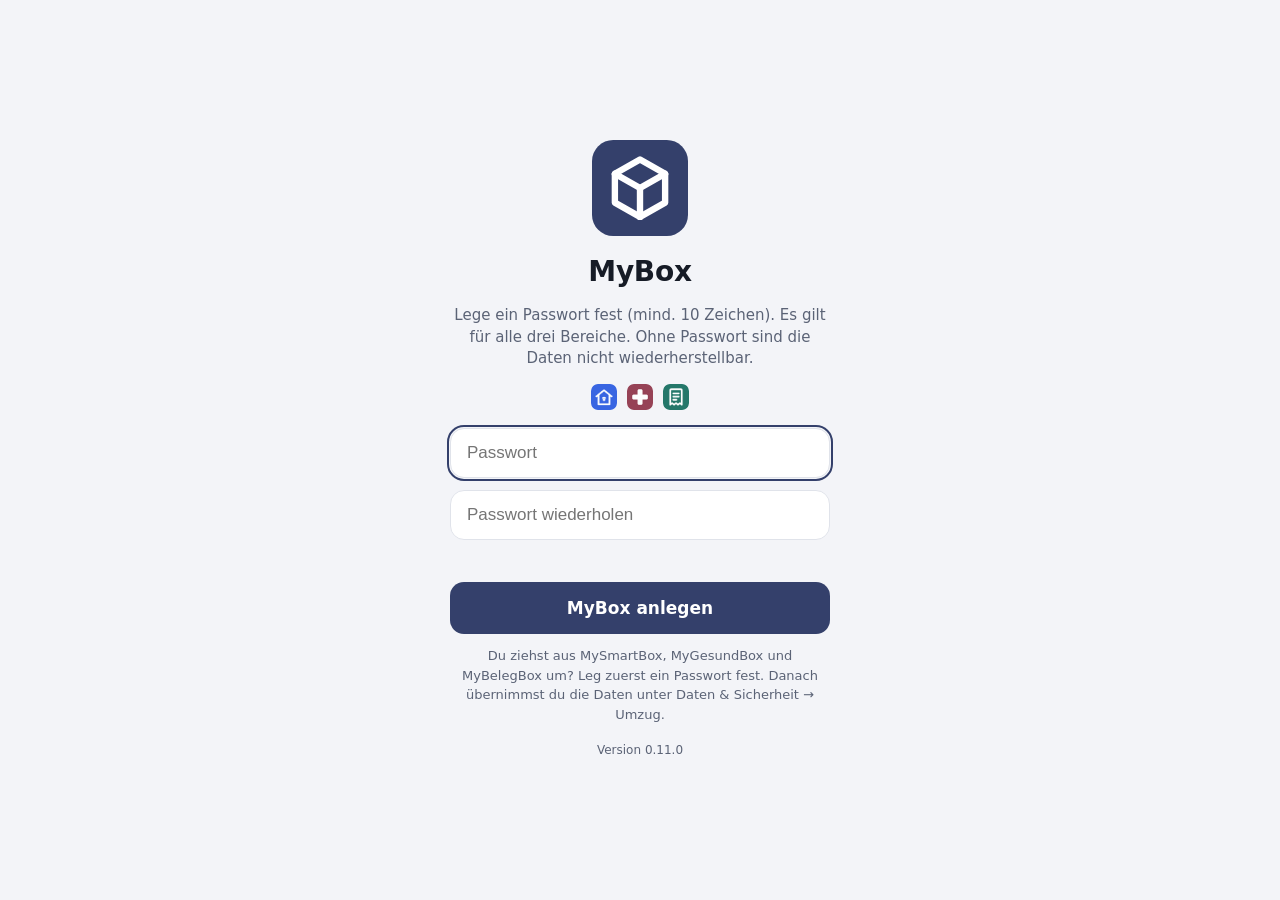
<file: smart/index.html>
<!doctype html>
<html lang="de">
<head>
<meta charset="utf-8">
<meta name="viewport" content="width=device-width,initial-scale=1,viewport-fit=cover">
<meta http-equiv="Content-Security-Policy" content="default-src 'self'; script-src 'self' 'unsafe-inline' https://cdnjs.cloudflare.com https://cdn.jsdelivr.net; style-src 'self' 'unsafe-inline'; img-src 'self' data: blob:; media-src 'self' blob:; connect-src 'self' https://api.github.com data: blob:; frame-ancestors 'none'">
<meta name="referrer" content="no-referrer">
<meta name="theme-color" media="(prefers-color-scheme: light)" content="#F3F6FB"><meta name="theme-color" media="(prefers-color-scheme: dark)" content="#0D1220">
<title>MySmartBox</title>

<link rel="icon" href="icon-192.png">
<link rel="apple-touch-icon" href="icon-192.png">
<style>
/* Layout: one column, sticky header with tabs; plan view is a drawing sheet with pins */
:root{
  --bg:#ECEFED; --surface:#FFFFFF; --surface2:#F4F6F5; --ink:#141B1A; --muted:#5F6C69; --line:#DDE3E1;
  --accent:#2456E0; --accent-ink:#FFFFFF; --accent-soft:#E3EAFC; --ok:#1F9D63;
  --shadow:0 1px 2px rgba(20,27,26,.06),0 4px 14px rgba(20,27,26,.05);
  --sl:#E0631C; --sl-soft:#FBE7DA; --ew:#0E8C83; --ew-soft:#D7F0EC; --other:#6B5BB8; --other-soft:#E8E4F6;
  --c4:#C23A6B; --c4-soft:#F8DEE8; --c5:#A86A00; --c5-soft:#F6EBD3; --c6:#3F6E8C; --c6-soft:#DCE8EF;
  --danger:#C2362B; --grid:rgba(31,85,214,.08);
  --f-display:system-ui, -apple-system, "Segoe UI", Roboto, sans-serif;
  --f-body:system-ui, -apple-system, "Segoe UI", Roboto, sans-serif;
  --f-mono:ui-monospace, "Roboto Mono", Menlo, monospace;
}
@media (prefers-color-scheme: dark){:root:not([data-theme="light"]){
  --bg:#0B100F; --surface:#151C1B; --surface2:#1C2523; --ink:#EAF0EE; --muted:#94A39F; --line:#253130;
  --accent:#8AAEFF; --accent-ink:#0B1530; --accent-soft:#1A2747; --ok:#4FD69A;
  --shadow:0 1px 2px rgba(0,0,0,.35),0 6px 18px rgba(0,0,0,.25);
  --sl:#FF9A5C; --sl-soft:#3A2618; --ew:#4FD1C5; --ew-soft:#123430; --other:#B3A6F2; --other-soft:#28233F;
  --c4:#FF8DB5; --c4-soft:#3A1E2A; --c5:#F2B84B; --c5-soft:#352914; --c6:#8EC3E3; --c6-soft:#18303D;
  --danger:#FF7A6E; --grid:rgba(125,162,255,.09); color-scheme:dark}}
:root[data-theme="dark"]{
  --bg:#0B100F; --surface:#151C1B; --surface2:#1C2523; --ink:#EAF0EE; --muted:#94A39F; --line:#253130;
  --accent:#8AAEFF; --accent-ink:#0B1530; --accent-soft:#1A2747; --ok:#4FD69A;
  --shadow:0 1px 2px rgba(0,0,0,.35),0 6px 18px rgba(0,0,0,.25);
  --sl:#FF9A5C; --sl-soft:#3A2618; --ew:#4FD1C5; --ew-soft:#123430; --other:#B3A6F2; --other-soft:#28233F;
  --c4:#FF8DB5; --c4-soft:#3A1E2A; --c5:#F2B84B; --c5-soft:#352914; --c6:#8EC3E3; --c6-soft:#18303D;
  --danger:#FF7A6E; --grid:rgba(125,162,255,.09); color-scheme:dark}

html,body{height:100%}
body{background:var(--bg);color:var(--ink);font:15px/1.5 var(--f-body);margin:0}
body::before{content:"";position:fixed;inset:0 0 auto;height:env(safe-area-inset-top,0px);z-index:10;background:var(--surface)}
button,input,select,textarea{font:inherit;color:inherit}
:focus-visible{outline:2px solid var(--accent);outline-offset:2px}

header{position:sticky;top:env(safe-area-inset-top,0px);z-index:5;background:var(--surface);border-bottom:1px solid var(--line);
  padding-left:max(16px,env(safe-area-inset-left,0px));padding-right:max(16px,env(safe-area-inset-right,0px));padding-block:14px 0}
.wrap{max-width:860px;margin:0 auto}
.top{display:flex;align-items:center;justify-content:space-between;gap:12px}
h1{font:750 1.45rem/1.1 var(--f-display);margin:0;letter-spacing:-.01em;text-wrap:balance}
.sub{color:var(--muted);font-size:.85rem;font-variant-numeric:tabular-nums}
.tabs{display:flex;gap:4px;margin-top:12px}
.tab{background:none;border:0;padding:10px 14px;border-bottom:2px solid transparent;color:var(--muted);font-weight:600;cursor:pointer}
.tab[aria-selected="true"]{color:var(--ink);border-color:var(--accent)}

main{padding-left:max(16px,env(safe-area-inset-left,0px));padding-right:max(16px,env(safe-area-inset-right,0px));padding-block:16px 96px}

.btn{border:1px solid var(--line);background:var(--surface);padding:9px 14px;border-radius:8px;cursor:pointer;font-weight:500;white-space:nowrap}
.btn.primary{background:var(--accent);color:var(--accent-ink);border-color:var(--accent)}
.btn.danger{color:var(--danger);border-color:currentColor;background:none}
.btn.small{padding:6px 10px;font-size:.85rem}

.summary{display:flex;flex-wrap:wrap;gap:8px;margin-bottom:14px}
.chip{display:inline-flex;align-items:center;gap:6px;border-radius:999px;padding:3px 10px;font-size:.8rem;font-weight:600;white-space:nowrap}
[data-c="sl"]{--c:var(--sl);--cs:var(--sl-soft)} [data-c="ew"]{--c:var(--ew);--cs:var(--ew-soft)} [data-c="other"]{--c:var(--other);--cs:var(--other-soft)}
[data-c="c4"]{--c:var(--c4);--cs:var(--c4-soft)} [data-c="c5"]{--c:var(--c5);--cs:var(--c5-soft)} [data-c="c6"]{--c:var(--c6);--cs:var(--c6-soft)}
.chip{background:var(--cs,var(--bg));color:var(--c,var(--muted))}
.dot{width:8px;height:8px;border-radius:50%;background:currentColor}
.filterchip{border:1px solid var(--line);background:var(--surface);cursor:pointer}
.filterchip[aria-pressed="true"]{border-color:currentColor}

.tools{display:flex;gap:8px;flex-wrap:wrap;margin-bottom:14px}
.tools input,.tools select{flex:1 1 160px;min-width:0;border:1px solid var(--line);background:var(--surface);border-radius:8px;padding:9px 12px}

.banner{background:var(--accent-soft);border-radius:10px;padding:10px 14px;display:flex;gap:10px;align-items:center;justify-content:space-between;flex-wrap:wrap;margin-bottom:14px;font-size:.9rem}

.room{margin-bottom:18px}
.room h2{font:600 .78rem/1 var(--f-body);text-transform:uppercase;letter-spacing:.08em;color:var(--muted);margin:0 0 8px;display:flex;justify-content:space-between}
.list{background:var(--surface);border:1px solid var(--line);border-radius:12px;overflow:hidden}
.dev{display:flex;align-items:center;gap:8px;padding:12px 14px;border-top:1px solid var(--line)}
.dev:first-child{border-top:0}
.devmain{flex:1;min-width:0;display:grid;grid-template-columns:40px 1fr;gap:12px;align-items:center;text-align:left;background:none;border:0;padding:0;cursor:pointer}
.devmain:hover .name{color:var(--accent)}
.side{display:flex;flex-direction:column;align-items:flex-end;gap:6px}
.open{display:inline-flex;align-items:center;gap:4px;font-size:.8rem;font-weight:600;color:var(--c,var(--accent));text-decoration:none;border:1px solid currentColor;border-radius:8px;padding:4px 9px;white-space:nowrap}
.open svg{width:13px;height:13px}
.voices{display:flex;flex-wrap:wrap;gap:4px;margin-top:5px}
.voice{display:inline-flex;align-items:center;gap:4px;font-size:.76rem;background:var(--bg);border:1px solid var(--line);border-radius:6px;padding:2px 7px;cursor:pointer;color:var(--ink);max-width:100%;text-align:left}
.voice svg{width:12px;height:12px;flex:none;color:var(--muted)}
.applist .roomrow{flex-wrap:wrap}
.swatches{display:flex;gap:6px}
.sw{width:22px;height:22px;border-radius:50%;border:2px solid transparent;background:var(--c);cursor:pointer;padding:0}
.sw[aria-pressed="true"]{border-color:var(--ink)}
.linkin{flex:1 1 100%;font-family:var(--f-mono);font-size:.8rem;border:1px solid var(--line)!important;background:var(--bg)!important}
h2.sec{font:600 .78rem/1 var(--f-body);text-transform:uppercase;letter-spacing:.08em;color:var(--muted);margin:22px 0 8px}
h2.sec:first-child{margin-top:0}
.ico{width:40px;height:40px;border-radius:10px;display:grid;place-items:center;background:var(--bg);color:var(--ink)}
.ico svg{width:22px;height:22px}
.dev .name{font-weight:600;min-width:0;overflow-wrap:anywhere}
.dev .meta{color:var(--muted);font-size:.82rem;min-width:0;overflow-wrap:anywhere}
.mono{font-family:var(--f-mono);font-size:.78rem}
.ex{font-size:.7rem;color:var(--muted);border:1px dashed var(--line);border-radius:4px;padding:0 5px;margin-left:6px;font-weight:500}

.empty{text-align:center;padding:40px 16px;color:var(--muted);background:var(--surface);border:1px dashed var(--line);border-radius:12px}
.empty strong{display:block;color:var(--ink);font:600 1.1rem var(--f-display);margin-bottom:6px}

/* Plan */
.sheet{background:var(--surface);border:1px solid var(--line);border-radius:12px;padding:12px;position:relative}
.planbar{display:flex;gap:8px;flex-wrap:wrap;align-items:center;margin-bottom:12px}
.planbar select{flex:1 1 200px;min-width:0;border:1px solid var(--line);background:var(--surface);border-radius:8px;padding:9px 12px}
.hint{font-size:.85rem;color:var(--muted);margin:0 0 10px}
.canvas{position:relative;border-radius:8px;overflow:hidden;background:
  linear-gradient(var(--grid) 1px,transparent 1px) 0 0/20px 20px,
  linear-gradient(90deg,var(--grid) 1px,transparent 1px) 0 0/20px 20px,var(--bg)}
.canvas.placing{cursor:crosshair;outline:2px dashed var(--accent);outline-offset:-2px}
.canvas img{display:block;width:100%;height:auto;user-select:none;-webkit-user-drag:none}
.canvaswrap{container-type:inline-size;overflow:auto;border-radius:8px;-webkit-overflow-scrolling:touch}
.canvaswrap .canvas{width:calc(100% * var(--z,1))}
.pin{--ps:clamp(16px,3.4cqw,28px);position:absolute;transform:translate(-50%,calc(-1 * var(--ps) * .92));display:flex;flex-direction:column;align-items:center;border:0;background:none;padding:0;cursor:pointer;z-index:1}
.pin .head{width:var(--ps);height:var(--ps);border-radius:50% 50% 50% 0;transform:rotate(-45deg);display:grid;place-items:center;color:#fff;box-shadow:0 1px 3px rgba(0,0,0,.35)}
.pin .head svg{width:62%;height:62%;transform:rotate(45deg)}
.pin .lbl{display:none}
.canvas.labels .pin .lbl,.pin.active .lbl{display:block}
.pin.active{z-index:2}
.pin{touch-action:none;user-select:none;-webkit-user-select:none}
.pin.dragging{z-index:3;opacity:.85;cursor:grabbing}
.pin.dragging .head{transform:rotate(-45deg) scale(1.25)}
.zoom{display:inline-flex;border:1px solid var(--line);border-radius:8px;overflow:hidden}
.zoom button{border:0;background:var(--surface);padding:6px 10px;font-size:.85rem;font-weight:600;cursor:pointer;border-left:1px solid var(--line)}
.zoom button:first-child{border-left:0}
.zoom button[aria-pressed="true"]{background:var(--accent-soft);color:var(--accent)}
.toggle{display:inline-flex;align-items:center;gap:6px;font-size:.85rem;cursor:pointer}
.pin .head{background:var(--c,var(--other))}
.pin .lbl{margin-top:3px;background:var(--surface);color:var(--ink);font-size:clamp(9px,1.7cqw,12px);font-weight:600;padding:0 5px;border-radius:4px;border:1px solid var(--line);white-space:nowrap;max-width:120px;overflow:hidden;text-overflow:ellipsis}
.pin.active .head{outline:3px solid var(--accent);outline-offset:2px}

.rooms{display:grid;grid-template-columns:repeat(auto-fill,minmax(150px,1fr));gap:0;border:2px solid var(--ink);border-radius:4px}
.rtile{border:1px solid var(--ink);min-height:120px;padding:10px;display:flex;flex-direction:column;gap:6px;min-width:0}
.rtile .rn{font:600 .72rem var(--f-mono);text-transform:uppercase;letter-spacing:.06em}
.rtile .cnt{font-size:.75rem;color:var(--muted)}
.minis{display:flex;flex-wrap:wrap;gap:4px}
.mini{font-size:.72rem;border-radius:4px;padding:1px 6px;border:0;cursor:pointer;max-width:100%;overflow:hidden;text-overflow:ellipsis;white-space:nowrap}
.mini{background:var(--cs);color:var(--c)}
.unplaced{margin-top:14px}
.unplaced h3{font-size:.85rem;margin:0 0 6px}

/* Rooms tab */
.roomrow{display:flex;gap:8px;align-items:center;padding:10px 14px;border-top:1px solid var(--line)}
.roomrow:first-child{border-top:0}
.roomrow input{flex:1;min-width:0;border:1px solid transparent;background:none;border-radius:6px;padding:6px 8px}
.roomrow input:focus{border-color:var(--line);background:var(--bg)}
.roomrow .n{color:var(--muted);font-size:.8rem;font-variant-numeric:tabular-nums;white-space:nowrap}
.addroom{display:flex;gap:8px;margin-top:10px}
.addroom input{flex:1;min-width:0;border:1px solid var(--line);background:var(--surface);border-radius:8px;padding:9px 12px}
.filebtn{position:relative;overflow:hidden;display:inline-flex;align-items:center}
.filebtn input{position:absolute;inset:0;opacity:0;cursor:pointer;width:100%;height:100%;font-size:0}
.filebtn:focus-within{outline:2px solid var(--accent);outline-offset:2px}
.floors{display:flex;gap:6px;flex-wrap:wrap;margin-bottom:12px}
.floorbtn{border:1px solid var(--line);background:var(--surface);border-radius:999px;padding:7px 14px;font-weight:600;cursor:pointer}
.floorbtn[aria-pressed="true"]{background:var(--ink);color:var(--bg);border-color:var(--ink)}
.note{font-size:.85rem;color:var(--muted);margin-top:18px;max-width:60ch}

.fab{position:fixed;right:max(16px,calc(env(safe-area-inset-right,0px) + 16px));bottom:calc(env(safe-area-inset-bottom,0px) + 20px);z-index:6;
  background:var(--accent);color:var(--accent-ink);border:0;border-radius:14px;padding:14px 18px;font-weight:600;box-shadow:0 6px 18px rgba(0,0,0,.22);cursor:pointer;display:flex;gap:8px;align-items:center}

/* Editor sheet */
.overlay{position:fixed;inset:0;background:rgba(10,15,14,.45);z-index:20;display:flex;align-items:flex-end;justify-content:center}
.panel{background:var(--surface);width:100%;max-width:520px;max-height:92%;overflow:auto;border-radius:16px 16px 0 0;
  padding-left:max(18px,env(safe-area-inset-left,0px));padding-right:max(18px,env(safe-area-inset-right,0px));padding-block:18px calc(18px + env(safe-area-inset-bottom,0px))}
@media (min-width:600px){.overlay{align-items:center}.panel{border-radius:16px}}
.panel h2{font:750 1.2rem var(--f-display);margin:0 0 14px}
.form{display:grid;gap:12px}
.field{display:grid;gap:4px;min-width:0}
.field label{font-size:.8rem;font-weight:600;color:var(--muted)}
.field input,.field select,.field textarea{border:1px solid var(--line);background:var(--bg);border-radius:8px;padding:10px 12px;min-width:0}
.two{display:grid;grid-template-columns:1fr 1fr;gap:12px}
@media (max-width:420px){.two{grid-template-columns:1fr}}
.seg{display:flex;gap:6px;flex-wrap:wrap}
.seg button{flex:1 1 auto;border:1px solid var(--line);background:var(--bg);border-radius:8px;padding:8px 10px;cursor:pointer;font-weight:500}
.seg button[aria-pressed="true"]{border-color:var(--accent);background:var(--accent-soft)}
.actions{display:flex;gap:8px;justify-content:space-between;flex-wrap:wrap;margin-top:6px}
.actions .r{display:flex;gap:8px;margin-left:auto}
.confirm{background:var(--bg);border-radius:8px;padding:10px 12px;display:flex;gap:8px;align-items:center;flex-wrap:wrap;font-size:.9rem}

.toast{position:fixed;left:50%;transform:translateX(-50%);bottom:calc(env(safe-area-inset-bottom,0px) + 86px);background:var(--ink);color:var(--bg);padding:8px 14px;border-radius:8px;font-size:.88rem;z-index:30}
.sync{font-size:.75rem;color:var(--muted)}
@media (prefers-reduced-motion:no-preference){.panel{animation:up .18s ease-out}@keyframes up{from{transform:translateY(20px);opacity:.6}}}

/* ===== Redesign ===== */
body::before{background:var(--bg)}
header.hero{position:static;background:none;border:0;padding-block:22px 6px}
.eyebrow{font:600 .72rem var(--f-body);letter-spacing:.14em;text-transform:uppercase;color:var(--muted)}
h1{font-size:2rem;margin-top:2px}
.sync{display:inline-flex;align-items:center;gap:6px;padding:5px 10px;border-radius:999px;background:var(--surface);border:1px solid var(--line);font-size:.72rem;white-space:nowrap}
.sync::before{content:"";width:7px;height:7px;border-radius:50%;background:var(--ok)}
.stats{display:grid;grid-template-columns:repeat(3,minmax(0,1fr));gap:8px;margin-top:16px}
.stat{background:var(--surface);border:1px solid var(--line);border-radius:18px;padding:12px 14px;box-shadow:var(--shadow);min-width:0}
.stat b{display:block;font:750 1.7rem/1.05 var(--f-display);font-variant-numeric:tabular-nums}
.stat span{font-size:.76rem;color:var(--muted)}
.dist{display:flex;gap:3px;height:8px;margin-top:14px}
.dist i{background:var(--c);border-radius:999px;min-width:8px}
.legend{display:flex;flex-wrap:wrap;gap:4px 14px;margin-top:8px;font-size:.76rem;color:var(--muted)}
.legend span{display:inline-flex;align-items:center;gap:6px}
.legend span::before{content:"";width:8px;height:8px;border-radius:50%;background:var(--c)}

.bottomnav{position:fixed;left:0;right:0;bottom:0;z-index:8;display:flex;justify-content:space-around;
  background:color-mix(in srgb,var(--surface) 90%,transparent);-webkit-backdrop-filter:blur(14px);backdrop-filter:blur(14px);border-top:1px solid var(--line);
  padding-bottom:env(safe-area-inset-bottom,0px);padding-left:max(8px,env(safe-area-inset-left,0px));padding-right:max(8px,env(safe-area-inset-right,0px))}
.bottomnav .tab{flex:1;max-width:160px;display:flex;flex-direction:column;align-items:center;gap:3px;padding:8px 4px 10px;border:0;background:none;font-size:.72rem;font-weight:600;color:var(--muted);cursor:pointer}
.bottomnav .tab .pill{display:grid;place-items:center;width:56px;height:30px;border-radius:999px;transition:background .15s}
.bottomnav .tab svg{width:22px;height:22px}
.bottomnav .tab[aria-selected="true"]{color:var(--ink)}
.bottomnav .tab[aria-selected="true"] .pill{background:var(--accent-soft);color:var(--accent)}
main{padding-block:10px 150px}
.fab{bottom:calc(env(safe-area-inset-bottom,0px) + 78px);border-radius:18px;padding:14px 20px;box-shadow:0 8px 24px color-mix(in srgb,var(--accent) 35%,transparent)}
.toast{bottom:calc(env(safe-area-inset-bottom,0px) + 150px);border-radius:12px;box-shadow:var(--shadow)}

.btn{border-radius:12px}
.btn.small{border-radius:10px}
.banner{border-radius:16px;padding:12px 14px}

.summary{flex-wrap:nowrap;overflow-x:auto;scrollbar-width:none;margin-inline:-2px;padding:2px}
.summary::-webkit-scrollbar{display:none}
.filterchip{padding:7px 13px;font-size:.82rem;background:var(--surface);color:var(--c);border:1px solid var(--line)}
.filterchip[aria-pressed="true"]{background:var(--cs);border-color:var(--c)}
.search{position:relative;flex:1 1 180px;min-width:0;display:flex}
.search svg{position:absolute;left:14px;top:50%;width:18px;height:18px;transform:translateY(-50%);color:var(--muted);pointer-events:none}
.tools .search input{flex:1;padding-left:40px}
.tools input,.tools select{border-radius:999px;padding:10px 16px;background:var(--surface)}

.room{margin-bottom:22px}
.room h2{align-items:center;margin-bottom:10px;padding-inline:4px}
.room h2 span:last-child{background:var(--surface);border:1px solid var(--line);border-radius:999px;padding:3px 9px;font-size:.72rem;letter-spacing:0;color:var(--ink)}
.room .list{background:none;border:0;border-radius:0;display:grid;gap:8px;overflow:visible}
@media (min-width:720px){.room .list{grid-template-columns:1fr 1fr}}
.room .dev{background:var(--surface);border:1px solid var(--line);border-radius:20px;padding:12px;flex-wrap:wrap;box-shadow:var(--shadow);min-width:0}
.room .dev:first-child{border-top:1px solid var(--line)}
.devmain{grid-template-columns:46px 1fr}
.ico{width:46px;height:46px;border-radius:15px;background:var(--cs,var(--surface2));color:var(--c,var(--ink))}
.ico svg{width:24px;height:24px}
.dev .name{font-size:1rem}
.side{gap:8px}
.open{border:0;background:var(--cs);color:var(--c);border-radius:999px;padding:6px 12px}
.dev .voices{flex-basis:100%;padding-left:58px;margin-top:2px}
.voice{border-radius:999px;padding:3px 10px;background:var(--surface2);border-color:transparent}

.list{border-radius:18px;box-shadow:var(--shadow)}
.sheet{border-radius:20px;box-shadow:var(--shadow);padding:14px}
.canvas{border-radius:12px}
.canvaswrap{border-radius:12px}
.floors{background:var(--surface);border:1px solid var(--line);border-radius:999px;padding:4px;display:inline-flex;gap:4px;box-shadow:var(--shadow)}
.floorbtn{border:0;background:none;padding:8px 16px}
.floorbtn[aria-pressed="true"]{background:var(--accent);color:var(--accent-ink)}
.planbar select{border-radius:999px;padding:10px 16px}
.zoom{border-radius:999px}
.zoom button{padding:7px 12px}
.rooms{border-radius:12px;overflow:hidden}
.panel{border-radius:24px 24px 0 0}
@media (min-width:600px){.panel{border-radius:24px}}
.field input,.field select,.field textarea{border-radius:12px}
.seg button{border-radius:12px}
.empty{border-radius:20px}

/* ===== Glas-Stil ===== */
:root{
  --bg:#EDE3F3; --ink:#1D1A24; --muted:#5E5869; --line:rgba(255,255,255,.65); --line2:rgba(29,26,36,.08);
  --glass:rgba(255,255,255,.52); --glass-strong:rgba(255,255,255,.86); --surface:rgba(255,255,255,.78); --surface2:rgba(255,255,255,.6);
  --accent:#F2701C; --accent-ink:#FFFFFF; --accent-soft:rgba(242,112,28,.16); --ok:#1F9D63;
  --blob1:#FFB38A; --blob2:#8FB7FF; --blob3:#C7A6FF;
  --shadow:0 8px 28px rgba(60,40,90,.12);
}
@media (prefers-color-scheme: dark){:root:not([data-theme="light"]){
  --bg:#14111C; --ink:#F3EFF9; --muted:#AAA3BA; --line:rgba(255,255,255,.12); --line2:rgba(255,255,255,.08);
  --glass:rgba(34,30,48,.5); --glass-strong:rgba(40,36,56,.88); --surface:rgba(36,32,50,.82); --surface2:rgba(255,255,255,.07);
  --accent:#FF9447; --accent-ink:#1D1208; --accent-soft:rgba(255,148,71,.18); --ok:#4FD69A;
  --blob1:#8A3F25; --blob2:#1E3F86; --blob3:#4B2A86;
  --shadow:0 8px 28px rgba(0,0,0,.35); color-scheme:dark}}
:root[data-theme="dark"]{
  --bg:#14111C; --ink:#F3EFF9; --muted:#AAA3BA; --line:rgba(255,255,255,.12); --line2:rgba(255,255,255,.08);
  --glass:rgba(34,30,48,.5); --glass-strong:rgba(40,36,56,.88); --surface:rgba(36,32,50,.82); --surface2:rgba(255,255,255,.07);
  --accent:#FF9447; --accent-ink:#1D1208; --accent-soft:rgba(255,148,71,.18); --ok:#4FD69A;
  --blob1:#8A3F25; --blob2:#1E3F86; --blob3:#4B2A86;
  --shadow:0 8px 28px rgba(0,0,0,.35); color-scheme:dark}
body{background:var(--bg)}
body::before{background:transparent}
.bgfx{position:fixed;inset:0;z-index:-1;pointer-events:none;
  background:radial-gradient(60% 45% at 12% 8%,var(--blob1),transparent 70%),radial-gradient(55% 45% at 95% 32%,var(--blob2),transparent 70%),radial-gradient(60% 50% at 25% 92%,var(--blob3),transparent 70%),var(--bg)}
.glass,.stat,.room .dev,.sheet,.bottomnav,.floors,.banner,.empty,.sync,.list,.rchip,.filterchip,.tools input,.planbar select,.zoom,.btn:not(.primary):not(.danger){
  background:var(--glass);border:1px solid var(--line);-webkit-backdrop-filter:blur(18px) saturate(1.5);backdrop-filter:blur(18px) saturate(1.5)}
h1{font-family:-apple-system,"SF Pro Display",var(--f-display);font-weight:700;font-size:1.3rem;letter-spacing:-.01em;white-space:nowrap}
.eyebrow{letter-spacing:.04em;text-transform:none;font-size:.85rem;font-weight:500}
.stat{border-radius:22px}
.stat b{font-size:1.8rem}
.dist{height:6px}

.roomchips{display:flex;gap:8px;overflow-x:auto;scrollbar-width:none;margin:0 -2px 12px;padding:2px}
.roomchips::-webkit-scrollbar{display:none}
.rchip{flex:none;display:inline-flex;align-items:center;gap:6px;border-radius:999px;padding:8px 14px;font-weight:600;font-size:.88rem;cursor:pointer;color:var(--ink)}
.rchip span{font-size:.72rem;font-weight:700;color:var(--muted);font-variant-numeric:tabular-nums}
.rchip[aria-pressed="true"]{background:var(--ink);color:var(--bg);border-color:var(--ink)}
.rchip[aria-pressed="true"] span{color:inherit;opacity:.7}
.summary{margin-bottom:10px}
.filterchip{font-size:.78rem;padding:6px 12px}
.filterchip[aria-pressed="true"]{background:var(--cs);border-color:var(--c)}

.room h2{font:700 1.05rem/1.2 -apple-system,var(--f-display);text-transform:none;letter-spacing:-.01em;color:var(--ink)}
.room h2 span:last-child{background:var(--glass);border-color:var(--line)}
.room .list{grid-template-columns:repeat(2,minmax(0,1fr));gap:10px;box-shadow:none}
@media (min-width:720px){.room .list{grid-template-columns:repeat(3,minmax(0,1fr))}}
.room .dev.tile{position:relative;display:flex;flex-direction:column;align-items:stretch;gap:8px;padding:12px;border-radius:22px;box-shadow:var(--shadow)}
.tile .devmain{display:flex;flex-direction:column;align-items:flex-start;gap:10px;width:100%}
.tile .ico{width:40px;height:40px;border-radius:50%;background:var(--c);color:#fff}
.tile .ico svg{width:21px;height:21px}
.tile .txt{display:flex;flex-direction:column;min-width:0;width:100%}
.tile .name{font-size:.95rem;font-weight:650;line-height:1.25;overflow-wrap:anywhere}
.tile .meta{font-size:.76rem;color:var(--muted)}
.tile .note2{font-size:.74rem;color:var(--muted);white-space:nowrap;overflow:hidden;text-overflow:ellipsis}
.tile .ex{margin:2px 0 0;align-self:flex-start;display:inline-block}
.tile .open{position:absolute;top:12px;right:12px;width:32px;height:32px;padding:0;justify-content:center;font-size:0;border-radius:50%;background:var(--glass-strong);color:var(--c);border:1px solid var(--line)}
.tile .open svg{width:15px;height:15px}
.tile .voices{padding:0;margin:0;gap:4px}
.tile .voice{font-size:.7rem;padding:3px 8px;background:var(--surface2);border:0;max-width:100%}
.tile .voice span{overflow:hidden;text-overflow:ellipsis;white-space:nowrap}

.bottomnav{margin:0 12px calc(10px + env(safe-area-inset-bottom,0px));left:max(0px,env(safe-area-inset-left,0px));right:max(0px,env(safe-area-inset-right,0px));border-radius:26px;padding-bottom:0;box-shadow:var(--shadow)}
.bottomnav .tab[aria-selected="true"]{color:var(--accent)}
.bottomnav .tab[aria-selected="true"] .pill{background:var(--accent-soft);color:var(--accent)}
.fab{bottom:calc(env(safe-area-inset-bottom,0px) + 92px);border-radius:999px;background:var(--accent);color:var(--accent-ink)}
.toast{bottom:calc(env(safe-area-inset-bottom,0px) + 160px)}
main{padding-block:10px 170px}
.sheet{border-radius:24px}
.floors{border-radius:999px}
.floorbtn[aria-pressed="true"]{background:var(--ink);color:var(--bg)}
.panel{background:var(--glass-strong);-webkit-backdrop-filter:blur(24px);backdrop-filter:blur(24px)}
.overlay{background:rgba(20,15,30,.35)}
.list{border-radius:22px}
.roomrow{border-top-color:var(--line2)}
.field input,.field select,.field textarea,.seg button,.confirm{background:var(--surface2);border-color:var(--line2)}
.chip{background:var(--cs);color:var(--c)}
.applist .roomrow{display:grid;grid-template-columns:minmax(0,1fr) auto auto;align-items:center;gap:10px}
.applist .roomrow > input:first-child{font-weight:600;font-size:1rem}
.applist .swatches,.applist .linkin{grid-column:1/-1}
.logo{width:112px;max-width:40vw;aspect-ratio:800/308;margin-bottom:10px;background:var(--ink);-webkit-mask:url("jazm-logo.png") center/contain no-repeat;mask:url("jazm-logo.png") center/contain no-repeat;border-radius:4px}
.sheet{padding:10px}
.mapbar{display:flex;gap:6px;align-items:center;margin-bottom:10px}
.mb-place{flex:1 1 auto;min-width:0;position:relative;display:flex;align-items:center}
.mb-place svg{position:absolute;left:11px;width:17px;height:17px;color:var(--accent);pointer-events:none}
.mb-place select{width:100%;min-width:0;padding:9px 8px 9px 33px;border-radius:999px;font-size:.84rem;background:var(--glass);border:1px solid var(--line);color:var(--ink)}
.mapbar .zoom{flex:none;display:flex}
.mapbar .zoom button{padding:9px 8px;font-size:.76rem}
.mb-btn{flex:none;width:38px;height:38px;border-radius:50%;display:grid;place-items:center;background:var(--glass);border:1px solid var(--line);color:var(--ink);cursor:pointer;padding:0}
.mb-btn svg{width:18px;height:18px}
.mb-btn[aria-pressed="true"],.mb-btn[aria-expanded="true"]{background:var(--accent-soft);color:var(--accent);border-color:var(--accent)}
.mb-menu{display:flex;gap:8px;flex-wrap:wrap;margin:0 0 10px}
.placehint{display:flex;align-items:center;justify-content:space-between;gap:8px;margin:0 0 10px;padding:7px 8px 7px 14px;border-radius:999px;background:var(--accent);color:var(--accent-ink);font-size:.85rem;font-weight:600}
.placehint button{border:0;border-radius:999px;padding:5px 12px;background:rgba(255,255,255,.25);color:inherit;font-weight:600;cursor:pointer}
.canvas{background:#15121E}
.appiconrow{grid-column:1/-1;display:flex;align-items:center;gap:8px;flex-wrap:wrap}
.aprev{width:36px;height:36px;border-radius:10px;object-fit:cover;display:block;border:1px solid var(--line)}
.aprev.ph{background:var(--cs)}
.aimg{width:18px;height:18px;border-radius:5px;object-fit:cover;flex:none}
.tile .ico{position:relative}
.abadge{position:absolute;right:-5px;bottom:-5px;width:20px;height:20px;border-radius:6px;object-fit:cover;border:2px solid var(--glass-strong);background:#fff}
.applist .swatches{gap:4px;flex-wrap:nowrap;padding:4px 2px}
.applist .sw{flex:1 1 0;min-width:0;max-width:30px;height:auto;aspect-ratio:1;border:0;display:grid;place-items:center;transition:transform .12s}
.applist .sw[aria-pressed="true"]{transform:scale(1.18);box-shadow:0 0 0 2px var(--glass-strong),0 0 0 4px var(--ink)}
.applist .sw[aria-pressed="true"]::after{content:"";width:38%;height:22%;border-left:2.5px solid #fff;border-bottom:2.5px solid #fff;transform:translateY(-15%) rotate(-45deg)}
:root{--c7:#2E8B3A;--c7-soft:#DDF1DF;--c8:#D23B3B;--c8-soft:#FBE0E0;--c9:#B58A00;--c9-soft:#FAF0C8;--c10:#4B4FD6;--c10-soft:#E3E4FB;--c11:#8A5A3C;--c11-soft:#F1E4DA;--c12:#5E6A72;--c12-soft:#E4E8EB}
@media (prefers-color-scheme: dark){:root:not([data-theme="light"]){--c7:#6BD47A;--c7-soft:#173A1E;--c8:#FF7B7B;--c8-soft:#3D1A1A;--c9:#F5CF4A;--c9-soft:#3A3110;--c10:#9EA2FF;--c10-soft:#22244A;--c11:#D2A27F;--c11-soft:#34261C;--c12:#B5C0C7;--c12-soft:#262C30}}
:root[data-theme="dark"]{--c7:#6BD47A;--c7-soft:#173A1E;--c8:#FF7B7B;--c8-soft:#3D1A1A;--c9:#F5CF4A;--c9-soft:#3A3110;--c10:#9EA2FF;--c10-soft:#22244A;--c11:#D2A27F;--c11-soft:#34261C;--c12:#B5C0C7;--c12-soft:#262C30}
[data-c="c7"]{--c:var(--c7);--cs:var(--c7-soft)} [data-c="c8"]{--c:var(--c8);--cs:var(--c8-soft)} [data-c="c9"]{--c:var(--c9);--cs:var(--c9-soft)}
:root{--c13:#0F7FA8;--c13-soft:#D8EEF6;--c14:#B5179E;--c14-soft:#F8DDF3}
@media (prefers-color-scheme: dark){:root:not([data-theme="light"]){--c13:#5CC8F0;--c13-soft:#123240;--c14:#F07AE0;--c14-soft:#3A1636}}
:root[data-theme="dark"]{--c13:#5CC8F0;--c13-soft:#123240;--c14:#F07AE0;--c14-soft:#3A1636}
[data-c="c13"]{--c:var(--c13);--cs:var(--c13-soft)} [data-c="c14"]{--c:var(--c14);--cs:var(--c14-soft)}
[data-c="c10"]{--c:var(--c10);--cs:var(--c10-soft)} [data-c="c11"]{--c:var(--c11);--cs:var(--c11-soft)} [data-c="c12"]{--c:var(--c12);--cs:var(--c12-soft)}
.sheet{background:none;border:0;padding:0;box-shadow:none;-webkit-backdrop-filter:none;backdrop-filter:none;border-radius:0}
.canvaswrap,.canvas{border-radius:16px}
.pin::before{content:"";position:absolute;left:50%;top:50%;width:46px;height:46px;transform:translate(-50%,-62%);border-radius:50%}
.pin .head,.pin .lbl{pointer-events:none}
.canvas img{-webkit-touch-callout:none;pointer-events:none}
.pin{touch-action:auto}
.canvas.editing .pin{touch-action:none;cursor:grab}
.canvas.editing .pin .head{outline:2px dashed var(--accent);outline-offset:3px}
@media (prefers-reduced-motion:no-preference){.canvas.editing .pin .head{animation:wob 1.6s ease-in-out infinite}@keyframes wob{50%{outline-offset:6px}}}
.mb-edit[aria-pressed="true"]{background:var(--accent);color:var(--accent-ink)}
.sbig{display:flex;margin-bottom:8px}
.sbig input{flex:1;min-width:0;border-radius:999px;padding:11px 16px 11px 40px;background:var(--glass);border:1px solid var(--line);color:var(--ink);-webkit-backdrop-filter:blur(18px);backdrop-filter:blur(18px)}
.fbar{display:flex;gap:8px;margin-bottom:14px;align-items:stretch}
.fbtn{flex:1 1 0;min-width:0;display:flex;align-items:center;gap:6px;padding:8px 10px 8px 14px;border-radius:16px;background:var(--glass);border:1px solid var(--line);color:var(--ink);cursor:pointer;text-align:left;-webkit-backdrop-filter:blur(18px);backdrop-filter:blur(18px)}
.fbtn .fl{font-size:.7rem;color:var(--muted);font-weight:600;text-transform:uppercase;letter-spacing:.06em;flex:none}
.fbtn .fv{flex:1;min-width:0;display:flex;align-items:center;gap:6px;font-weight:650;font-size:.9rem;white-space:nowrap;overflow:hidden;text-overflow:ellipsis}
.fbtn .fv .dot{background:var(--c);flex:none}
.fbtn .chev{width:16px;height:16px;flex:none;color:var(--muted);transition:transform .15s}
.fbtn[aria-expanded="true"] .chev{transform:rotate(180deg)}
.fbtn.on{border-color:var(--accent);background:var(--accent-soft)}
.fbtn[aria-expanded="true"]{border-color:var(--ink)}
.fclear{flex:none;width:42px;border-radius:16px;display:grid;place-items:center;background:var(--glass);border:1px solid var(--line);color:var(--ink);cursor:pointer;padding:0}
.fclear svg{width:16px;height:16px}
.fpanel{display:flex;flex-wrap:wrap;gap:6px;margin:-6px 0 14px;padding:10px;border-radius:18px;background:var(--glass-strong);border:1px solid var(--line);box-shadow:var(--shadow);-webkit-backdrop-filter:blur(20px);backdrop-filter:blur(20px)}
.fpanel .rchip{padding:7px 12px;font-size:.84rem}
.fpanel .rchip .dot{width:8px;height:8px;border-radius:50%;background:var(--c)}
.fpanel .rchip[data-c][aria-pressed="true"]{background:var(--c);color:#fff;border-color:var(--c)}
.fpanel .rchip .aimg{width:16px;height:16px}
.fbar .fbtn{flex-direction:row;flex-wrap:wrap;row-gap:0;padding:6px 8px 6px 12px}
.fbar .fbtn .fl{flex-basis:100%;font-size:.62rem;line-height:1.2;order:-1}
.fbar .fbtn .fv{font-size:.86rem}
.fbar .fbtn .chev{margin-left:auto}
.fbar .fbtn .fv{flex:1 1 0}
.gtags{display:flex;flex-wrap:wrap;gap:4px;margin-top:5px}
.gtag{display:inline-flex;align-items:center;gap:4px;font-size:.68rem;font-weight:600;padding:2px 7px 2px 5px;border-radius:999px;background:var(--surface2);color:var(--ink);max-width:100%;white-space:nowrap;overflow:hidden;text-overflow:ellipsis}
.gtag svg,.rchip svg,.gico svg{width:13px;height:13px;flex:none;color:var(--accent)}
.gpick{display:flex;flex-wrap:wrap;gap:6px}
.gpick .rchip{padding:7px 12px;font-size:.84rem;background:var(--surface2);border:1px solid var(--line2)}
.gpick .rchip[aria-pressed="true"]{background:var(--accent);color:var(--accent-ink);border-color:var(--accent)}
.gpick .rchip[aria-pressed="true"] svg{color:inherit}
.gadd{border-style:dashed!important;color:var(--muted)!important}
.gnew{display:flex;gap:6px;flex:1 1 100%}
.gnew input{flex:1;min-width:0;border-radius:12px;padding:8px 12px;border:1px solid var(--line2);background:var(--surface2)}
.gico{display:grid;place-items:center;width:20px}
.sortrow{display:flex;align-items:center;justify-content:space-between;gap:10px;margin:-4px 2px 12px;font-size:.8rem;color:var(--muted)}
.segsw{display:inline-flex;padding:3px;border-radius:999px;background:var(--glass);border:1px solid var(--line);-webkit-backdrop-filter:blur(18px);backdrop-filter:blur(18px)}
.segsw button{border:0;background:none;color:var(--ink);font-weight:600;font-size:.82rem;padding:6px 14px;border-radius:999px;cursor:pointer}
.segsw button[aria-pressed="true"]{background:var(--ink);color:var(--bg)}
.room h2 > span:first-child{display:inline-flex;align-items:center;gap:7px;min-width:0}
.hgi{display:grid;place-items:center;width:24px;height:24px;border-radius:8px;background:var(--accent-soft);font-style:normal}
.hgi svg{width:14px;height:14px;color:var(--accent)}
.mb-zoom{font-weight:700;font-size:.8rem;width:42px}
.mapwrap.fs{position:fixed;inset:0;z-index:15;display:flex;flex-direction:column;background:var(--bg);
  padding-top:max(10px,env(safe-area-inset-top,0px));padding-bottom:max(10px,env(safe-area-inset-bottom,0px));padding-left:max(10px,env(safe-area-inset-left,0px));padding-right:max(10px,env(safe-area-inset-right,0px))}
.mapwrap.fs::before{content:"";position:absolute;inset:0;z-index:-1;background:radial-gradient(60% 45% at 12% 8%,var(--blob1),transparent 70%),radial-gradient(55% 45% at 95% 32%,var(--blob2),transparent 70%),var(--bg);opacity:.6}
.mapwrap.fs .floors{align-self:flex-start;margin-bottom:8px}
.mapwrap.fs .sheet{flex:1;min-height:0;display:flex;flex-direction:column}
.mapwrap.fs .canvaswrap{flex:1;min-height:0;container-type:size;overflow:auto}
.mapwrap.fs .canvas{width:calc(min(100cqw, 100cqh * var(--ar)) * var(--z,1));margin:0 auto}
body.fs-open{overflow:hidden}
body.fs-open .bottomnav,body.fs-open .fab{display:none}
.mapwrap.fs .unplaced,.mapwrap.fs + *{display:none}
.mapwrap.fs .canvaswrap{display:flex;background:none}
.mapwrap.fs .canvas{margin:auto;flex:none}
.mapwrap.fs .floors,.mapwrap.fs .mapbar,.mapwrap.fs .mb-menu,.mapwrap.fs .placehint{display:none}
.mapwrap.fs.editing-on .placehint{display:flex}
.fsbar{position:absolute;z-index:3;top:max(12px,calc(env(safe-area-inset-top,0px) + 8px));left:max(12px,calc(env(safe-area-inset-left,0px) + 8px));right:max(12px,calc(env(safe-area-inset-right,0px) + 8px));display:flex;justify-content:space-between;align-items:center;gap:8px;pointer-events:none}
.fsbar > *{pointer-events:auto}
.fsr{display:flex;gap:8px}
.fsfloor,.fsbtn{display:inline-flex;align-items:center;gap:4px;border:1px solid var(--line);background:var(--glass-strong);color:var(--ink);-webkit-backdrop-filter:blur(18px);backdrop-filter:blur(18px);box-shadow:var(--shadow);cursor:pointer}
.fsfloor{border-radius:999px;padding:8px 10px 8px 14px;font-weight:650;font-size:.88rem}
.fsfloor svg{width:15px;height:15px}
.fsbtn{width:40px;height:40px;border-radius:50%;justify-content:center;padding:0}
.fsbtn svg{width:19px;height:19px}
.mapwrap.fs{padding-top:max(4px,env(safe-area-inset-top,0px))}
.sortrow{justify-content:space-between}
.sortr{display:flex;align-items:center;gap:8px;margin-left:auto}
.lnk{border:0;background:none;color:var(--muted);font-size:.78rem;font-weight:600;cursor:pointer;padding:4px 2px;text-decoration:underline;text-underline-offset:3px}
.segsw.ico2 button{padding:5px 9px;display:grid;place-items:center}
.segsw.ico2 svg{width:16px;height:16px}
.room h2{margin-bottom:6px}
.sechd{all:unset;box-sizing:border-box;display:flex;align-items:center;gap:8px;width:100%;cursor:pointer;padding:4px 4px}
.sechd:focus-visible{outline:2px solid var(--accent);border-radius:8px}
.sechd .sect{display:inline-flex;align-items:center;gap:7px;min-width:0;flex:1;font:700 1.05rem/1.2 -apple-system,var(--f-display);color:var(--ink);overflow:hidden;text-overflow:ellipsis;white-space:nowrap}
.sechd .cnt{background:var(--glass);border:1px solid var(--line);border-radius:999px;padding:2px 9px;font-size:.72rem;font-weight:700;color:var(--ink)}
.sechd svg{width:18px;height:18px;color:var(--muted);transition:transform .15s;flex:none}
.room.closed .sechd > svg{transform:rotate(-90deg)}
.room.closed{margin-bottom:10px}
.secsum{all:unset;cursor:pointer;display:block;font-size:.8rem;color:var(--muted);padding:0 6px 4px;white-space:nowrap;overflow:hidden;text-overflow:ellipsis;max-width:100%;box-sizing:border-box}
.room .list.rows{display:block;background:var(--glass);border:1px solid var(--line);border-radius:20px;overflow:hidden;box-shadow:var(--shadow);-webkit-backdrop-filter:blur(18px) saturate(1.5);backdrop-filter:blur(18px) saturate(1.5)}
@media (min-width:720px){.room .list.rows{display:grid;grid-template-columns:1fr 1fr;column-gap:0}}
.row{display:flex;align-items:center;gap:6px;padding:8px 10px 8px 10px;border-top:1px solid var(--line2);min-width:0}
.rows .row:first-child{border-top:0}
@media (min-width:720px){.rows .row:nth-child(2){border-top:0}}
.rowmain{all:unset;box-sizing:border-box;flex:1;min-width:0;display:flex;align-items:center;gap:11px;cursor:pointer;padding:2px 0}
.rowmain:focus-visible{outline:2px solid var(--accent);border-radius:10px}
.rico{position:relative;flex:none;width:34px;height:34px;border-radius:50%;display:grid;place-items:center;background:var(--c);color:#fff}
.rico svg{width:18px;height:18px}
.rico .abadge{width:16px;height:16px;right:-4px;bottom:-4px;border-radius:5px}
.rtxt{flex:1;min-width:0;display:flex;flex-direction:column}
.rname{font-weight:650;font-size:.93rem;white-space:nowrap;overflow:hidden;text-overflow:ellipsis}
.rsub{font-size:.74rem;color:var(--muted);white-space:nowrap;overflow:hidden;text-overflow:ellipsis}
.rg{flex:none;display:inline-flex;align-items:center;gap:2px;font-size:.7rem;font-weight:700;color:var(--muted)}
.rg svg{width:14px;height:14px;color:var(--muted)}
.row .open{position:static;flex:none;width:32px;height:32px;padding:0;justify-content:center;font-size:0;border-radius:50%;background:var(--cs);color:var(--c);border:0}
.row .open svg{width:15px;height:15px}

/* ===== Stil B: Nordisch ruhig (bewusst nur hell) ===== */
:root{--bg:#EEF2F7; --ink:#131C2B; --muted:#5A6577; --line:#D3DBE6; --line2:#E6ECF4;
  --glass:#FFFFFF; --glass-strong:#FFFFFF; --surface:#FFFFFF; --surface2:#EEF2F7;
  --accent:#1F5FAF; --accent-ink:#FFFFFF; --accent-soft:#DCE7F6; --ok:#4E8A5B; --danger:#B4432F;
  --shadow:none; --blob1:transparent; --blob2:transparent; --blob3:transparent;
  --sl:#C25418; --sl-soft:#FBE9DD; --ew:#0B7A72; --ew-soft:#DDF1EE; --other:#6B5BB8; --other-soft:#ECE8F7;
  --c4:#B23A64; --c4-soft:#F8E1EA; --c5:#A36A00; --c5-soft:#F6EBD3; --c6:#3F6E8C; --c6-soft:#DFEAF1;
  --c7:#2E7D3A; --c7-soft:#E1F1E3; --c8:#BF3434; --c8-soft:#F9E1E1; --c9:#9A7600; --c9-soft:#F7EFCF;
  --c10:#4B4FD6; --c10-soft:#E5E6FB; --c11:#8A5A3C; --c11-soft:#F1E6DD; --c12:#5E6A72; --c12-soft:#E7EAEC;
  --c13:#0F7FA8; --c13-soft:#DCEFF6; --c14:#A3168E; --c14-soft:#F7E0F2;
  --f-display:system-ui, -apple-system, "Segoe UI", Roboto, sans-serif; --f-body:system-ui, -apple-system, "Segoe UI", Roboto, sans-serif;
  color-scheme:light;}
@media (prefers-color-scheme: dark){:root:not([data-theme="light"]){--bg:#EEF2F7; --ink:#131C2B; --muted:#5A6577; --line:#D3DBE6; --line2:#E6ECF4;
  --glass:#FFFFFF; --glass-strong:#FFFFFF; --surface:#FFFFFF; --surface2:#EEF2F7;
  --accent:#1F5FAF; --accent-ink:#FFFFFF; --accent-soft:#DCE7F6; --ok:#4E8A5B; --danger:#B4432F;
  --shadow:none; --blob1:transparent; --blob2:transparent; --blob3:transparent;
  --sl:#C25418; --sl-soft:#FBE9DD; --ew:#0B7A72; --ew-soft:#DDF1EE; --other:#6B5BB8; --other-soft:#ECE8F7;
  --c4:#B23A64; --c4-soft:#F8E1EA; --c5:#A36A00; --c5-soft:#F6EBD3; --c6:#3F6E8C; --c6-soft:#DFEAF1;
  --c7:#2E7D3A; --c7-soft:#E1F1E3; --c8:#BF3434; --c8-soft:#F9E1E1; --c9:#9A7600; --c9-soft:#F7EFCF;
  --c10:#4B4FD6; --c10-soft:#E5E6FB; --c11:#8A5A3C; --c11-soft:#F1E6DD; --c12:#5E6A72; --c12-soft:#E7EAEC;
  --c13:#0F7FA8; --c13-soft:#DCEFF6; --c14:#A3168E; --c14-soft:#F7E0F2;
  --f-display:system-ui, -apple-system, "Segoe UI", Roboto, sans-serif; --f-body:system-ui, -apple-system, "Segoe UI", Roboto, sans-serif;
  color-scheme:light;}}
:root[data-theme="dark"]{--bg:#EEF2F7; --ink:#131C2B; --muted:#5A6577; --line:#D3DBE6; --line2:#E6ECF4;
  --glass:#FFFFFF; --glass-strong:#FFFFFF; --surface:#FFFFFF; --surface2:#EEF2F7;
  --accent:#1F5FAF; --accent-ink:#FFFFFF; --accent-soft:#DCE7F6; --ok:#4E8A5B; --danger:#B4432F;
  --shadow:none; --blob1:transparent; --blob2:transparent; --blob3:transparent;
  --sl:#C25418; --sl-soft:#FBE9DD; --ew:#0B7A72; --ew-soft:#DDF1EE; --other:#6B5BB8; --other-soft:#ECE8F7;
  --c4:#B23A64; --c4-soft:#F8E1EA; --c5:#A36A00; --c5-soft:#F6EBD3; --c6:#3F6E8C; --c6-soft:#DFEAF1;
  --c7:#2E7D3A; --c7-soft:#E1F1E3; --c8:#BF3434; --c8-soft:#F9E1E1; --c9:#9A7600; --c9-soft:#F7EFCF;
  --c10:#4B4FD6; --c10-soft:#E5E6FB; --c11:#8A5A3C; --c11-soft:#F1E6DD; --c12:#5E6A72; --c12-soft:#E7EAEC;
  --c13:#0F7FA8; --c13-soft:#DCEFF6; --c14:#A3168E; --c14-soft:#F7E0F2;
  --f-display:system-ui, -apple-system, "Segoe UI", Roboto, sans-serif; --f-body:system-ui, -apple-system, "Segoe UI", Roboto, sans-serif;
  color-scheme:light;}
*,*::before,*::after{-webkit-backdrop-filter:none!important;backdrop-filter:none!important}
body{background:var(--bg);color:var(--ink);font-family:var(--f-body)}
.bgfx,.mapwrap.fs::before{display:none}
body::before{background:var(--bg)}
button,input,select,textarea{font-family:inherit}
:focus-visible{outline:2px solid var(--ink);outline-offset:2px}

header.hero{padding-block:22px 4px}
.logo{width:84px;background:var(--ink);margin-bottom:12px}
h1{font-family:var(--f-display);font-weight:600;font-size:1.65rem;letter-spacing:-.01em}
.sync{background:none;border:0;padding:0;font-size:.72rem;color:var(--muted)}
.sync::before{width:6px;height:6px}
.stats{display:flex;gap:22px;margin-top:10px}
.stat{background:none;border:0;padding:0;display:flex;align-items:baseline;gap:5px}
.stat b{font:700 1.15rem/1 var(--f-display);display:inline}
.stat span{font-size:.8rem;color:var(--muted)}
.dist{height:4px;gap:2px;margin-top:14px}
.legend{font-size:.74rem}
.legend span::before,.dot{border-radius:0!important}

.sbig input{background:#fff;border:1px solid var(--line);padding:11px 14px 11px 40px;font-size:.92rem}
.fbar{gap:0;border:1px solid var(--line);background:#fff;margin-bottom:16px}
.fbar .fbtn{background:none;border:0;border-right:1px solid var(--line);padding:8px 10px 8px 12px}
.fbar .fbtn:last-of-type{border-right:0}
.fbar .fbtn .fl{text-transform:none;letter-spacing:0;font-size:.72rem;color:var(--muted);font-weight:500}
.fbar .fbtn .fv{font-weight:600;font-size:.88rem}
.fbtn.on{background:var(--accent-soft)}
.fbtn[aria-expanded="true"]{background:var(--surface2);border-color:var(--line)}
.fbtn.on .fv{color:var(--ink)}
.fclear{background:none;border:0;border-left:1px solid var(--line);width:42px}
.fpanel{background:#fff;border:1px solid var(--line);margin:-10px 0 16px;border-top:0;padding:10px}
.rchip,.fpanel .rchip{background:var(--surface2);border:1px solid var(--line);color:var(--ink);font-weight:600}
.rchip[aria-pressed="true"]{background:var(--ink);color:#fff;border-color:var(--ink)}
.fpanel .rchip[data-c][aria-pressed="true"]{background:var(--c);border-color:var(--c)}
.rchip svg,.gtag svg,.gico svg{color:var(--muted)}

.sortrow{margin:-4px 0 10px;color:var(--muted)}
.segsw{background:#fff;border:1px solid var(--line);padding:0;gap:0}
.segsw button{padding:6px 12px;font-size:.8rem;color:var(--muted)}
.segsw button + button{border-left:1px solid var(--line)}
.segsw button[aria-pressed="true"]{background:var(--ink);color:#fff}
.lnk{color:var(--muted);font-weight:500}

.room{margin-bottom:18px}
.sechd{padding:6px 2px 8px}
.sechd .sect{font:700 1rem/1.2 var(--f-display)}
.sechd .cnt{background:none;border:0;padding:0;font-size:.78rem;font-weight:500;color:var(--muted)}

.room h2 span:last-child{background:none;border:0}
.hgi{background:none}
.hgi svg{color:var(--muted)}
.secsum{padding:0 2px 6px}
.room .list.rows{background:#fff;border:1px solid var(--line)}
.row{padding:10px 12px;border-top:1px solid var(--line2);gap:10px}
.rico{width:32px;height:32px;background:var(--cs);color:var(--c)}
.rico svg{width:17px;height:17px}
.rname{font-weight:600}
.rsub{color:var(--muted)}
.row .open{width:30px;height:30px;background:none;color:var(--muted);border:1px solid var(--line)}
.row .open:hover{color:var(--ink);border-color:var(--ink)}
.rg svg{color:#B3ADA2}

.room .list:not(.rows){gap:8px}
.room .dev.tile{background:#fff;border:1px solid var(--line);padding:12px}
.tile .ico{width:36px;height:36px;background:var(--cs);color:var(--c)}
.tile .open{background:#fff;border:1px solid var(--line);color:var(--muted);top:10px;right:10px;width:30px;height:30px}
.gtag{background:var(--surface2);border:1px solid var(--line2)}
.voice{background:var(--surface2)}
.abadge{border:2px solid #fff}

.bottomnav{margin:0;left:0;right:0;background:#fff;border:0;border-top:1px solid var(--line);padding-bottom:env(safe-area-inset-bottom,0px)}
.bottomnav .tab{color:#A39E95;padding:8px 4px 10px}
.bottomnav .tab .pill{width:auto;height:28px;background:none!important}
.bottomnav .tab[aria-selected="true"]{color:var(--ink)}
.bottomnav .tab[aria-selected="true"] .pill{color:var(--ink)}
.bottomnav .tab[aria-selected="true"]::after{content:"";width:22px;height:2px;background:var(--ink);margin-top:3px}
main{padding-block:10px 150px}
.fab{bottom:calc(env(safe-area-inset-bottom,0px) + 80px);background:var(--ink);color:#fff;padding:13px 18px}
.toast{background:var(--ink);color:#fff;bottom:calc(env(safe-area-inset-bottom,0px) + 140px)}

.btn{background:#fff;border:1px solid var(--line);color:var(--ink)}
.btn.primary{background:var(--ink);border-color:var(--ink);color:#fff}
.btn.danger{background:none;color:var(--danger);border-color:var(--danger)}
.banner{background:#fff;border:1px solid var(--line)}
.empty{background:#fff;border:1px dashed var(--line)}
.list,.applist{background:#fff;border:1px solid var(--line)}
.roomrow input:focus{background:var(--surface2)}
.linkin{background:var(--surface2)!important;border-color:var(--line)!important}
.addroom input{background:#fff;border:1px solid var(--line)}
.applist .sw[aria-pressed="true"]{transform:none;outline:2px solid var(--ink);outline-offset:2px}
.aprev{border:1px solid var(--line)}

.overlay{background:rgba(43,42,39,.35)}
.panel{background:#fff;border-top:1px solid var(--line)}
.panel h2{font-family:var(--f-display);font-weight:700}
.field input,.field select,.field textarea,.confirm,.gnew input{background:var(--surface2);border:1px solid var(--line)}
.seg button{background:#fff;border:1px solid var(--line)}
.seg button[aria-pressed="true"]{background:var(--ink);color:#fff;border-color:var(--ink)}
.gpick .rchip{background:#fff}
.gpick .rchip[aria-pressed="true"]{background:var(--ink);border-color:var(--ink);color:#fff}

.floors{background:#fff;border:1px solid var(--line);padding:0;gap:0;display:inline-flex}
.floorbtn{padding:8px 14px;color:var(--muted);font-weight:600}
.floorbtn + .floorbtn{border-left:1px solid var(--line)}
.floorbtn[aria-pressed="true"]{background:var(--ink);color:#fff}
.mapbar{gap:0;border:1px solid var(--line);background:#fff}
.mb-place select{background:none;border:0;padding:10px 8px 10px 34px}
.mb-place svg{color:var(--ink)}
.mb-btn{background:none;border:0;border-left:1px solid var(--line);width:40px;height:40px;color:var(--ink)}
.mb-btn[aria-pressed="true"],.mb-btn[aria-expanded="true"]{background:var(--ink);color:#fff}
.mb-edit[aria-pressed="true"]{background:var(--ink);color:#fff}
.mb-menu{margin-top:-1px;padding:8px;background:#fff;border:1px solid var(--line)}
.placehint{background:var(--ink);color:#fff;margin-top:-1px}
.placehint button{background:rgba(255,255,255,.18)}
.canvas,.canvaswrap{background:#fff}
.canvaswrap{border:1px solid var(--line)}
.mapwrap.fs{background:var(--bg)}
.fsfloor,.fsbtn{background:#fff;border:1px solid var(--line)}
.pin .head{transform:none;width:calc(var(--ps) * .9);height:calc(var(--ps) * .9);border:2px solid #fff;outline:1px solid rgba(43,42,39,.35)}
.pin .head svg{transform:none}
.pin{transform:translate(-50%,-50%)}
.pin::before{transform:translate(-50%,-50%)}
.pin .lbl{background:#fff;border:1px solid var(--line)}
.pin.active .head{outline:2px solid var(--ink);outline-offset:2px}
.pin.dragging .head{transform:scale(1.2)}
.canvas.editing .pin .head{outline:2px dashed var(--ink);outline-offset:3px}
.chip{background:var(--cs);color:var(--c)}
.mini{background:var(--cs);color:var(--c)}
.rtile{border-color:var(--line)}
.rooms{border-color:var(--ink)}
.pin .head.hasimg{background:#fff;padding:0;overflow:hidden;width:var(--ps);height:var(--ps)}
.pin .head .pimg{width:100%;height:100%;object-fit:cover;display:block}
.pgrp{position:absolute;transform:translate(-50%,-50%);display:grid;grid-auto-rows:auto;grid-auto-columns:auto;align-items:start;justify-items:center;gap:2px;z-index:1;padding:2px;background:rgba(255,255,255,.9);outline:1px solid var(--line)}
.pgrp .pin{position:relative;left:auto;top:auto;transform:none;flex:none}
.pgrp .pin .lbl{position:absolute;top:100%;left:50%;transform:translateX(-50%);margin-top:4px}
.canvas.labels .pgrp .pin .lbl{display:none}
.canvas.labels .pgrp .pin.active .lbl{display:block}
.pgrp .pin::before{left:0;top:0;width:100%;height:100%;transform:none}
.glbl{display:none;position:absolute;top:100%;left:50%;transform:translateX(-50%);margin-top:4px;background:#fff;border:1px solid var(--line);font-size:clamp(9px,1.7cqw,12px);font-weight:600;padding:0 5px;white-space:nowrap;color:var(--ink)}
.canvas.labels .glbl{display:block}
:root{--c15:#7A9A01;--c15-soft:#EEF4D6;--c16:#556B2F;--c16-soft:#E7EDDC;--c17:#1F3A68;--c17-soft:#DEE4EF;--c18:#00897B;--c18-soft:#D7F0EC;--c19:#E5533D;--c19-soft:#FCE3DE;--c20:#7B2D6B;--c20-soft:#F1E0EE;--c21:#3A9AD9;--c21-soft:#DFEFFA;--c22:#3BAA7E;--c22-soft:#DDF3EA;--c23:#B08A5A;--c23-soft:#F3EADF;--c24:#131C2B;--c24-soft:#E6E4E0}
[data-c="c15"]{--c:var(--c15);--cs:var(--c15-soft)} [data-c="c16"]{--c:var(--c16);--cs:var(--c16-soft)} [data-c="c17"]{--c:var(--c17);--cs:var(--c17-soft)} [data-c="c18"]{--c:var(--c18);--cs:var(--c18-soft)} [data-c="c19"]{--c:var(--c19);--cs:var(--c19-soft)} [data-c="c20"]{--c:var(--c20);--cs:var(--c20-soft)} [data-c="c21"]{--c:var(--c21);--cs:var(--c21-soft)} [data-c="c22"]{--c:var(--c22);--cs:var(--c22-soft)} [data-c="c23"]{--c:var(--c23);--cs:var(--c23-soft)} [data-c="c24"]{--c:var(--c24);--cs:var(--c24-soft)}
.applist .swatches{display:grid!important;grid-template-columns:repeat(12,minmax(0,1fr));gap:5px;padding:4px 2px}
.applist .sw{max-width:none;width:100%}
.floors{display:grid!important;grid-auto-flow:column;grid-auto-columns:minmax(0,1fr);width:100%;box-sizing:border-box;background:#fff;border:1px solid var(--line);padding:0;gap:0;margin-bottom:10px}
.floorbtn{padding:11px 6px;font-size:.88rem;font-weight:600;color:var(--muted);background:none;border:0;white-space:nowrap;overflow:hidden;text-overflow:ellipsis;position:relative}
.floorbtn + .floorbtn{border-left:1px solid var(--line)}
.floorbtn[aria-pressed="true"]{background:var(--accent-soft);color:var(--ink)}
.floorbtn[aria-pressed="true"]::after{content:"";position:absolute;left:0;right:0;bottom:-1px;height:2px;background:var(--ink)}
.room .list.rows{box-shadow:0 2px 4px rgba(43,42,39,.07),0 12px 28px rgba(43,42,39,.12)!important;border-color:transparent!important}
.top{align-items:center;gap:10px;flex-wrap:nowrap}
.brand{display:flex;align-items:center;gap:10px;min-width:0}
.brand .logo{width:54px;flex:none;margin:0}
.brand h1{font-size:1.05rem;font-weight:700;line-height:1;margin:0;white-space:nowrap;overflow:hidden;text-overflow:ellipsis;padding-left:10px;border-left:1px solid var(--line)}
.sync{flex:none;white-space:nowrap}
@media (max-width:360px){.sync{font-size:0;gap:0}}
.bottomnav .tab{font-size:.68rem}
.kpis{display:grid;grid-template-columns:1fr 1fr;border:1px solid var(--line);background:#fff;margin-bottom:14px}
.kpi{padding:14px 14px 12px;border-right:1px solid var(--line);border-bottom:1px solid var(--line);min-width:0}
.kpi:nth-child(2n){border-right:0}.kpi:nth-last-child(-n+2){border-bottom:0}
.kpi b{display:block;font:700 1.6rem/1.1 var(--f-display);font-variant-numeric:tabular-nums}
.kpi span{font-size:.78rem;color:var(--muted)}
.sdist{display:flex;gap:2px;height:10px;margin:0 0 20px}
.sdist i{background:var(--c);min-width:4px}
.sblock{margin-bottom:20px}
.sh{display:flex;justify-content:space-between;align-items:baseline;font:700 1rem/1.2 var(--f-display);margin:0 2px 8px}
.sh span{font-size:.78rem;font-weight:500;color:var(--muted)}
.sbars{background:#fff;box-shadow:0 2px 4px rgba(43,42,39,.07),0 12px 28px rgba(43,42,39,.12)!important}
.sbar{all:unset;box-sizing:border-box;display:grid;grid-template-columns:minmax(0,1fr) auto;column-gap:10px;row-gap:6px;width:100%;padding:10px 14px;border-top:1px solid var(--line2)}
.sbar:first-child{border-top:0}
.sbar[data-act]{cursor:pointer}
.sbar[data-act]:hover{background:var(--surface2)}
.sbar:focus-visible{outline:2px solid var(--ink);outline-offset:-2px}
.sl{display:flex;align-items:center;gap:8px;font-weight:600;font-size:.9rem;min-width:0;white-space:nowrap;overflow:hidden;text-overflow:ellipsis}
.sl svg{width:16px;height:16px;flex:none;color:var(--muted)}
.sl .aimg{width:18px;height:18px}
.sv{font-weight:700;font-variant-numeric:tabular-nums}
.st{grid-column:1/-1;height:6px;background:var(--surface2)}
.st i{display:block;height:100%;background:var(--c,var(--ink))}
.brand{flex:none}
.brand h1{overflow:visible}
.top .sync{flex:0 1 auto;min-width:0;overflow:hidden;text-overflow:ellipsis}
.bgfx.pcbwrap{display:block!important;position:fixed;inset:0;z-index:-1;pointer-events:none;background:none;
  -webkit-mask-image:linear-gradient(to bottom,#000 0,#000 120px,rgba(0,0,0,.4) 220px,rgba(0,0,0,.14) 340px,rgba(0,0,0,.14) 100%);
  mask-image:linear-gradient(to bottom,#000 0,#000 120px,rgba(0,0,0,.4) 220px,rgba(0,0,0,.14) 340px,rgba(0,0,0,.14) 100%)}
.pcb{width:100%;height:100%;display:block}
@media (prefers-reduced-motion:reduce){.pcb .sig{display:none}}
body.fs-open .bgfx.pcbwrap{display:none!important}
.fpg{display:block}
.fprow{display:flex;flex-wrap:wrap;gap:6px}
.fpl{font-size:.7rem;font-weight:700;text-transform:uppercase;letter-spacing:.08em;color:var(--muted);margin:10px 0 6px}
.circ{display:inline-flex;align-items:center;gap:2px}
.circ svg{width:11px;height:11px;color:var(--c5)}
.mapbtn{all:unset;box-sizing:border-box;flex:none;width:30px;height:30px;display:grid;place-items:center;border:1px solid var(--line);color:var(--muted);cursor:pointer}
.mapbtn svg{width:15px;height:15px}
.mapbtn:hover{color:var(--ink);border-color:var(--ink)}
.mapbtn:focus-visible{outline:2px solid var(--ink)}
.actions{flex-wrap:wrap}
.pfl{display:flex;align-items:center;gap:8px;font-size:.82rem;font-weight:600;flex:1 1 100%}
.pfl select{flex:1;min-width:0;border:1px solid var(--line);background:var(--surface2);padding:7px 8px}
.pfhint{background:var(--accent-soft)!important;color:var(--ink)!important}
.pfhint button{background:#fff!important;border:1px solid var(--line)!important}
.pin.flash .head{animation:flash 0.8s ease-in-out 3}
@keyframes flash{0%,100%{outline:2px solid var(--ink);outline-offset:2px}50%{outline:6px solid var(--c5);outline-offset:6px}}
@media (prefers-reduced-motion:reduce){.pin.flash .head{animation:none;outline:3px solid var(--c5);outline-offset:4px}}
.rfhd{font-size:.7rem;font-weight:700;text-transform:uppercase;letter-spacing:.08em;color:var(--muted);padding:10px 14px 4px;background:var(--surface2);border-top:1px solid var(--line2)}
.rfhd:first-child{border-top:0}
.rrow{flex-wrap:wrap}
.rrow input{flex:1 1 120px}
.roomFloorSel{border:1px solid var(--line);background:var(--surface2);padding:5px 6px;font-size:.8rem;max-width:112px}
.optrow{display:flex;justify-content:space-between;align-items:center;cursor:pointer;font-size:.9rem}
.optrow input{width:20px;height:20px;accent-color:var(--ink)}
.bkrow{gap:8px;flex-wrap:wrap}
.confirm2{flex-wrap:wrap;font-size:.86rem;background:var(--accent-soft)}
.confirm2 .r2{display:flex;gap:6px;margin-left:auto}
body.no-pattern .bgfx.pcbwrap{display:none!important}
body.no-anim .pcb .sig{display:none}
.rrow{display:grid!important;grid-template-columns:minmax(0,1fr) auto auto;column-gap:8px;row-gap:0;align-items:center}
.rrow input{grid-column:1;grid-row:1}
.rrow .roomFloorSel{grid-column:2;grid-row:1}
.rrow .btn{grid-column:3;grid-row:1}
.rrow .n{grid-column:1;grid-row:2;padding-left:8px;font-size:.72rem}
.lbadge{display:inline-flex;align-items:center;justify-content:center;height:15px;min-width:15px;padding:0 4px;font-size:.6rem;font-weight:800;letter-spacing:.03em;background:var(--ink);color:#fff;vertical-align:1px;line-height:1}
.lbadge.limg{padding:0;width:16px;height:16px;object-fit:contain;background:#fff;border:1px solid var(--line)}
.lbadge.big{height:28px;min-width:28px;font-size:.72rem;flex:none}
.lbadge.big.limg{width:28px;height:28px}
.lrow{display:grid!important;grid-template-columns:auto minmax(0,1fr) auto auto auto;column-gap:8px;align-items:center}
.lrow .n{grid-column:2;grid-row:2;padding-left:8px;font-size:.72rem}
.lrow input{grid-column:2;grid-row:1}
.grpv{flex:1 1 100%;margin-top:6px;border:1px solid var(--line);background:var(--surface2);padding:8px 10px;font:inherit;font-size:.84rem;resize:vertical;min-width:0}
.list .roomrow:has(.grpv){flex-wrap:wrap}
.gvoice{display:flex;flex-wrap:wrap;gap:4px;margin:-2px 2px 8px}
.gvoice .voice{background:#fff;border:1px solid var(--line)}
.rrow .roomCircSel{grid-column:2/4;grid-row:2;justify-self:end;border:1px solid var(--line);background:var(--surface2);padding:4px 6px;font-size:.76rem;max-width:200px;margin-top:4px}
.circ.inh{opacity:.7}
.crow{display:grid!important;grid-template-columns:auto minmax(0,1fr) auto;column-gap:10px;align-items:center}
.crow .n{grid-column:2/4;grid-row:2;padding-left:8px;font-size:.72rem}
.cno{font-weight:800;font-size:.86rem;min-width:36px;font-variant-numeric:tabular-nums}
.cnoin{flex:0 0 64px!important;min-width:0}
.acc{white-space:normal!important;display:block!important;background:#fff;border:0;margin-bottom:12px;min-width:0;box-shadow:0 2px 4px rgba(43,42,39,.07),0 12px 28px rgba(43,42,39,.12)!important}
.acc > .acchd{display:flex!important;width:100%!important}
.acc > .accbody{min-width:0}
.acchd{all:unset;box-sizing:border-box;display:flex;align-items:center;gap:10px;width:100%;padding:14px 14px;cursor:pointer;font:700 1rem/1.2 var(--f-display);color:var(--ink)}
.acchd:focus-visible{outline:2px solid var(--ink);outline-offset:-2px}
.acchd span:first-child{flex:1}
.acnt{font:600 .78rem var(--f-body);color:var(--muted);font-variant-numeric:tabular-nums}
.acchd svg{width:18px;height:18px;color:var(--muted);transition:transform .15s;transform:rotate(-90deg)}
.acc.open .acchd svg{transform:none}
.accbody{display:none;padding:0 12px 12px}
.acc.open .accbody{display:block}
.accbody > .list{box-shadow:none!important}
.accbody > .note:last-child{margin-bottom:0}
.accbody > .sbars{box-shadow:none!important;border:1px solid var(--line2)}
.accbody > .sbars + *{margin-top:0}
.room.closed{background:#fff;padding:6px 12px 12px;margin-bottom:12px;box-shadow:0 2px 4px rgba(43,42,39,.07),0 12px 28px rgba(43,42,39,.12)!important}
.room.closed h2{margin-bottom:0}
.room.closed .sechd{padding:10px 2px 4px}
.room.closed .secsum{padding:0 2px;color:var(--muted)}
.sbig{position:sticky;top:env(safe-area-inset-top,0px);z-index:6;padding-block:8px;margin-top:-8px;background:var(--bg);box-shadow:0 8px 10px -8px rgba(43,42,39,.18)!important}
.kpis{border-color:transparent!important;box-shadow:0 2px 4px rgba(43,42,39,.07),0 12px 28px rgba(43,42,39,.12)!important}
.pgrp{z-index:2}
.pin.active,.pgrp:has(.pin.active){z-index:3}

/* Beschriftungen: umbrechen statt abschneiden */
.pin .lbl{white-space:normal;width:max-content;max-width:30cqw;text-align:center;line-height:1.25;overflow:visible;text-overflow:clip;overflow-wrap:anywhere;padding:1px 5px}
.glbl{white-space:normal;width:max-content;max-width:46cqw;text-align:center;line-height:1.25;padding:1px 5px}
.lbl,.glbl{pointer-events:none}

/* ===== Spielereien ===== */
.sync.blip{animation:blip .9s ease-out}
@keyframes blip{0%{color:#E2691F}100%{color:inherit}}
.pcb .pulse path{filter:drop-shadow(0 0 3px #E2691F)}
.qrscan{position:relative;flex:none;display:grid;place-items:center;width:44px;margin-left:6px;background:#fff;border:1px solid var(--line);color:var(--ink);cursor:pointer}
.qrscan svg{position:static!important;transform:none!important;width:22px!important;height:22px!important;color:var(--ink)!important}
.qrscan input{position:absolute;inset:0;opacity:0;width:100%;height:100%;cursor:pointer}
.qrrow select{flex:1;min-width:0;padding:8px;border:1px solid var(--line);background:#fff;font:inherit}
.dl{position:absolute;inset:0;pointer-events:none;z-index:0}
.dl-tint{position:absolute;inset:0;mix-blend-mode:multiply;transition:background 1s}
.dl-glow{position:absolute;inset:0;mix-blend-mode:screen}
.sunb{position:absolute;top:4px;transform:translateX(-50%);z-index:2;display:flex;align-items:center;gap:3px;border:0;background:rgba(255,255,255,.85);outline:1px solid var(--line);padding:3px;cursor:pointer;color:#E2A01F;font:600 11px/1 Manrope,system-ui,sans-serif}
.sunb.night{background:rgba(30,36,80,.85);color:#F4E9C8;outline-color:rgba(255,255,255,.25)}
.sunb svg{width:18px;height:18px}
.sunb span{color:inherit;padding-right:3px}
.radarclip{position:absolute;inset:0;overflow:hidden;pointer-events:none;z-index:1}
.radar{position:absolute;width:44%;aspect-ratio:1;transform:translate(-50%,-50%);pointer-events:none;z-index:1}
.radar::before,.radar::after,.radar i{content:"";position:absolute;inset:0;border-radius:50%!important}
.radar i{background:conic-gradient(from 0deg,rgba(226,105,31,0) 0deg,rgba(226,105,31,0) 290deg,rgba(226,105,31,.45) 360deg);animation:sweep 1.1s linear 3,fadeout 3.3s forwards}
.radar::before{border:1.5px solid rgba(226,105,31,.6);animation:ring 1.1s ease-out 3}
.radar::after{border:1.5px solid rgba(226,105,31,.45);animation:ring 1.1s ease-out .4s 3;opacity:0}
@keyframes sweep{to{transform:rotate(360deg)}}
@keyframes ring{0%{transform:scale(.05);opacity:1}100%{transform:scale(1);opacity:0}}
@keyframes fadeout{80%{opacity:1}100%{opacity:0}}
.canvas.finding .pin:not(.flash){opacity:.3;transition:opacity .3s}
.canvas.finding .pgrp:not(:has(.flash)){opacity:.5}
@media (prefers-reduced-motion:reduce){.radar{display:none}}
.ozones{position:absolute;inset:0;width:100%;height:100%;pointer-events:none;z-index:0}
.ozones polygon{fill:rgba(18,20,38,.58);stroke:#C8361D;stroke-width:1.6;stroke-dasharray:5 4;vector-effect:non-scaling-stroke;animation:flicker 1.1s steps(1) both}
@keyframes flicker{0%{opacity:0}12%{opacity:.9}20%{opacity:.2}32%{opacity:1}40%{opacity:.4}55%,100%{opacity:1}}
.pin.off .head{filter:grayscale(1) brightness(.75);outline:2px solid #C8361D!important;animation:offblink 1.6s ease-in-out infinite}
@keyframes offblink{50%{outline-color:rgba(200,54,29,.15)}}
.canvas.outage .pin:not(.off){opacity:.9}
.canvas.poweron::after{content:"";position:absolute;inset:0;background:rgba(255,236,170,.55);pointer-events:none;z-index:3;animation:pon .9s ease-out forwards}
@keyframes pon{0%{opacity:0}15%{opacity:1}100%{opacity:0}}
.outhint{background:#131C2B!important;color:#fff!important;border-color:#131C2B!important}
.outhint b{color:#FFB59E}
.outhint small{opacity:.75}
.outhint button{background:#FFD25E!important;color:#131C2B!important;border:0!important;font-weight:700}
.outbtn{color:#C8361D}
/* Was fällt aus: Karte statt Textblock */
.outcard{--oc-bg:#131C2B;--oc-ink:#FFFFFF;--oc-mut:rgba(255,255,255,.62);--oc-line:rgba(255,255,255,.14);--oc-red:#FF8A70;--oc-yel:#FFD25E;
  background:var(--oc-bg);color:var(--oc-ink);margin:0 0 10px;font-size:.86rem}
.oc-hd{display:flex;align-items:center;gap:12px;padding:12px 12px 12px 12px}
.oc-fuse{flex:none;display:flex;flex-direction:column;align-items:center;gap:3px;width:44px;padding:5px 0 4px;border:1.5px solid var(--oc-red);color:var(--oc-red)}
.oc-fuse b{font:700 .78rem/1 var(--f-mono);letter-spacing:.02em}
.oc-lever{width:10px;height:18px;border:1.5px solid currentColor;position:relative}
.oc-lever::after{content:"";position:absolute;left:1px;right:1px;bottom:1px;height:7px;background:currentColor}
.oc-tt{flex:1;min-width:0;display:flex;flex-direction:column;gap:1px}
.oc-tt small{font-size:.72rem;font-weight:700;letter-spacing:.06em;text-transform:uppercase;color:var(--oc-red)}
.oc-tt b{font-weight:650;font-size:.92rem;line-height:1.3;display:-webkit-box;-webkit-line-clamp:2;-webkit-box-orient:vertical;overflow:hidden}
.oc-on{flex:none;display:inline-flex;align-items:center;gap:5px;border:0;background:var(--oc-yel);color:#131C2B;font-weight:700;font-size:.84rem;padding:9px 12px;cursor:pointer}
.oc-on svg{width:15px;height:15px}
.oc-kpis{display:grid;grid-template-columns:repeat(var(--n),minmax(0,1fr));border-top:1px solid var(--oc-line)}
.oc-k{all:unset;box-sizing:border-box;cursor:pointer;display:flex;flex-direction:column;gap:1px;padding:10px 12px;min-width:0;position:relative}
.oc-k + .oc-k{border-left:1px solid var(--oc-line)}
.oc-k b{font:700 1.35rem/1.05 var(--f-display);font-variant-numeric:tabular-nums}
.oc-k span{font-size:.76rem;line-height:1.3;color:var(--oc-mut);overflow-wrap:anywhere}
.oc-k > svg{position:absolute;top:11px;right:9px;width:14px;height:14px;color:var(--oc-mut);transition:transform .15s}
.oc-k[aria-expanded="true"] > svg{transform:rotate(180deg)}
.oc-k.off b{color:var(--oc-red)}
.oc-k.un b{color:#FFC2B3}
.oc-k[aria-expanded="true"]{background:rgba(255,255,255,.07)}
.oc-k[aria-expanded="true"]::after{content:"";position:absolute;left:0;right:0;bottom:0;height:2px;background:var(--oc-yel)}
.oc-k:focus-visible{outline:2px solid var(--oc-yel);outline-offset:-2px}
.oc-det{border-top:1px solid var(--oc-line);padding:4px 12px 10px;max-height:46vh;overflow:auto}
.oc-grp{display:grid;grid-template-columns:minmax(0,7.5em) minmax(0,1fr);gap:4px 10px;align-items:start;padding:7px 0;border-top:1px solid var(--oc-line)}
.oc-grp:first-child{border-top:0}
.oc-gl{font-size:.76rem;font-weight:700;color:var(--oc-mut);padding-top:4px;overflow-wrap:anywhere}
.oc-gl em{display:block;font-style:normal;font-weight:500;font-size:.7rem}
.oc-chips{display:flex;flex-wrap:wrap;gap:4px;min-width:0}
.oc-chip{all:unset;box-sizing:border-box;cursor:pointer;display:inline-flex;align-items:center;gap:5px;max-width:100%;padding:3px 8px;background:rgba(255,255,255,.09);color:var(--oc-ink);font-size:.78rem;font-weight:600;white-space:nowrap;overflow:hidden;text-overflow:ellipsis}
.oc-chip:hover{background:rgba(255,255,255,.16)}
.oc-chip:focus-visible{outline:2px solid var(--oc-yel)}
.oc-chip i{flex:none;width:7px;height:7px;background:var(--c,#999)}
.oc-chip.un{background:none;border:1px dashed rgba(255,194,179,.55)}
.oc-chip.rt svg{width:12px;height:12px;flex:none;color:var(--oc-yel)}
.oc-chip.np{opacity:.7}
.oc-note{font-size:.72rem;color:var(--oc-mut);margin:6px 0 0}
.mapwrap.fs .outcard{display:none}
@media (max-width:380px){.oc-k{padding:9px 9px}.oc-k b{font-size:1.2rem}}
.obadge{display:inline-block;margin-left:5px;min-width:16px;padding:0 4px;background:#C8361D;color:#fff;font-size:.7rem;line-height:16px;text-align:center}
.floors.has3d{grid-template-columns:repeat(var(--n),minmax(0,1fr)) 52px;grid-auto-flow:row}
.floors .stkbtn{font-weight:800;letter-spacing:.04em}
.stksheet{overflow:hidden}
.stack3d{perspective:1300px;perspective-origin:50% 10%;padding:9% 16% 4%;overflow:hidden;touch-action:pan-y}
.stk-scene{position:relative;transform-style:preserve-3d;transform:rotateX(57deg) rotateZ(-34deg);--gap:clamp(46px,15vw,110px);animation:stkFloat 7s ease-in-out infinite}
@keyframes stkFloat{50%{transform:rotateX(55deg) rotateZ(-28deg)}}
.stk-layer{position:absolute;display:block;padding:0;border:0;background:#fff;cursor:pointer;transform:translateZ(calc(var(--i) * var(--gap)));transform-style:preserve-3d;outline:1px solid rgba(43,42,39,.25);box-shadow:0 18px 30px rgba(43,42,39,.25)!important;transition:transform .5s cubic-bezier(.2,.8,.2,1),opacity .35s;animation:stkIn .9s cubic-bezier(.2,.8,.2,1) both;animation-delay:calc(var(--i) * .1s)}
.stk-layer:first-child{position:relative;width:100%}
.stk-layer img{display:block;width:100%;height:100%;object-fit:fill;pointer-events:none}
.stk-layer:not(:first-child) img{opacity:.94}
.stk-layer.cur{outline:2px solid var(--ink)}
@keyframes stkIn{from{transform:translateZ(0);opacity:0}}
.stk-dots i{position:absolute;width:2.6%;aspect-ratio:1;background:var(--c,#999);transform:translate(-50%,-50%) translateZ(2px);outline:1px solid #fff;pointer-events:none}
.stk-dots i.off{background:#555;outline-color:#C8361D}
.stk-name{position:absolute;left:0;bottom:100%;background:var(--ink);color:#fff;font:700 clamp(10px,2.6vw,13px)/1.4 Manrope,system-ui,sans-serif;padding:2px 8px;white-space:nowrap;pointer-events:none}
.stk-scene.pick{animation:none}
.stk-scene.pick .stk-layer{opacity:0}
.stk-scene.pick .stk-layer.picked{opacity:1;transform:translateZ(calc(var(--i) * var(--gap) + 140px))}
.stk-hint{text-align:center;margin:4px 0 10px}
@media (prefers-reduced-motion:reduce){.stk-scene,.stk-layer{animation:none}}

/* ===== 3D-Räume ===== */
.s3dbar{display:flex;align-items:center;gap:0;background:#fff;border:1px solid var(--line);border-top:0;margin-bottom:0}
.s3dbar .btn{border:0;border-right:1px solid var(--line);height:44px;padding:0 14px;font-weight:700}
.s3dbar .mb-btn{border-left:1px solid var(--line)}
.wslider{flex:1;display:flex;align-items:center;gap:8px;padding:0 10px;min-width:0}
.wslider svg{width:20px;height:20px;flex:none;color:var(--muted)}
.wslider input{flex:1;min-width:0;accent-color:#131C2B}
.s3d{position:relative;height:min(72vh,620px);overflow:hidden;perspective:1700px;perspective-origin:50% 30%;background:linear-gradient(#EEF2F7,#DCE7F6);border:1px solid var(--line);border-top:0;touch-action:none;user-select:none;-webkit-user-select:none;cursor:grab}
.s3d:active{cursor:grabbing}
.s3d-cam{position:absolute;left:50%;top:44%;width:0;height:0;transform-style:preserve-3d}
.s3d-world{position:absolute;transform-style:preserve-3d}
.s3d .f{position:absolute;display:block;transform-origin:0 0;outline:.6px solid rgba(43,42,39,.12)}
.s3d img.f{outline:0;box-shadow:0 30px 60px rgba(43,42,39,.18)!important}
.s3d .f.stick{background:rgba(43,42,39,.55);outline:0}
.m3layer{position:absolute;inset:0;pointer-events:none;z-index:4}
.s3d .f.anc{width:1px;height:1px;outline:0;background:none}
.m3d{position:absolute;padding:0;border:0;background:none;cursor:pointer;pointer-events:auto;transform:translate(-50%,-100%);display:flex;flex-direction:column;align-items:center}
.m3d .head{width:26px;height:26px;display:grid;place-items:center;background:var(--c,var(--other));color:#fff;border:2px solid #fff;outline:1px solid rgba(43,42,39,.4)}
.m3d .head svg{width:15px;height:15px}
.m3d .head.hasimg{padding:0;overflow:hidden}
.m3d .head img{width:100%;height:100%;object-fit:cover}
.lbl3{margin-top:3px;background:#fff;border:1px solid var(--line);font:600 10px/1.3 Manrope,system-ui,sans-serif;padding:0 4px;white-space:nowrap;color:var(--ink)}

.m3d.off .head{filter:grayscale(1) brightness(.7);outline:2px solid #C8361D}
.m3d.flash .head{animation:flash .8s ease-in-out 3}
.s3d .dl{z-index:2;opacity:.45}
.mapwrap:has(#s3d) .mb-edit,.mapwrap:has(#s3d) .mb-zoom,.mapwrap:has(#s3d) .placehint:not(.outhint){display:none}
.s3d .dl-tint{mix-blend-mode:multiply}
.s3d .sunb{z-index:3}
.s3dhint{position:absolute;left:0;right:0;bottom:6px;margin:0;text-align:center;font-size:.72rem;color:var(--muted);pointer-events:none;z-index:3}
.lampopt{display:flex;gap:10px;align-items:flex-start;padding:10px 12px;margin:0 0 12px;border:1px solid var(--line);background:#fff;cursor:pointer}
.lampopt input{width:20px;height:20px;margin:1px 0 0;accent-color:#131C2B;flex:none}
.lampopt span{display:flex;flex-direction:column;font-weight:600;font-size:.9rem}
.lampopt small{font-weight:400;color:var(--muted);font-size:.78rem;margin-top:2px}
.dl-glow{animation:breathe 4.5s ease-in-out infinite}
@keyframes breathe{50%{opacity:.82}}
@media (prefers-reduced-motion:reduce){.dl-glow{animation:none}}
.s3d .f.pool{outline:0;border-radius:50%!important;background:radial-gradient(circle,rgba(255,236,180,.95) 0%,rgba(255,196,100,.75) 22%,rgba(255,170,70,.3) 55%,rgba(255,170,70,0) 72%);pointer-events:none}
.m3d.glow .head{box-shadow:0 0 0 3px rgba(255,236,180,.9),0 0 26px 14px rgba(255,190,90,.95)!important}
.m3d.behind{opacity:.38;transform:translate(-50%,-100%) scale(.78)}
.m3d.behind .head{outline:1.5px dashed rgba(43,42,39,.7);box-shadow:none!important}
.m3d.behind .lbl3{display:none}
.m3d{transition:opacity .15s}

/* ===== Übersicht ===== */
.hm-hello{position:relative;overflow:hidden;background:#131C2B;color:#fff;padding:16px 16px 14px;margin-bottom:12px}
.hm-hello.day{background:linear-gradient(160deg,#3A3631,#131C2B)}
.hm-hello.night{background:linear-gradient(160deg,#1E2348,#131C2B)}
.hm-hello h2{margin:0 0 4px;font-size:1.3rem}
.hm-hello p{margin:0;font-size:.82rem;opacity:.8}
.hm-hello .hm-sub{margin-top:6px;opacity:.95;font-weight:600}
.hm-sun{position:absolute;right:16px;top:14px;width:38px;height:38px;background:#F2B544;border-radius:50%!important;box-shadow:0 0 34px 10px rgba(242,181,68,.45)!important}
.hm-hello.night .hm-sun{background:transparent;box-shadow:inset -9px -3px 0 0 #F4E9C8!important}
.hm-card{display:block;width:100%;text-align:left;background:#fff;box-shadow:0 2px 4px rgba(43,42,39,.07),0 12px 28px rgba(43,42,39,.12)!important;padding:12px 14px;margin-bottom:12px;border:0;color:var(--ink);font:inherit}
.hm-score{display:flex;align-items:center;gap:14px;cursor:pointer}
.hm-ring{width:66px;height:66px;flex:none;color:var(--ink)}
.hm-score b{font-size:1rem}
.hm-score small{display:block;color:var(--muted);font-size:.78rem;line-height:1.4;margin-top:2px}
.hm-parts{margin-top:-6px}
.hm-prow{display:grid;grid-template-columns:1fr auto;gap:3px 8px;width:100%;border:0;background:none;padding:6px 0;font:inherit;font-size:.85rem;color:var(--ink);text-align:left;cursor:pointer}
.hm-prow:disabled{cursor:default;opacity:.75}
.hm-prow em{font-style:normal;color:var(--muted);font-variant-numeric:tabular-nums}
.hm-bar{display:block;grid-column:1/-1;height:6px;background:var(--line)}
.hm-bar i{display:block;height:100%}
.hm-floors{display:grid;grid-template-columns:repeat(var(--n),minmax(0,1fr));gap:8px;margin-bottom:12px}
.hm-fl{display:flex;flex-direction:column;align-items:flex-start;gap:2px;background:#fff;border:0;padding:10px;font:inherit;font-size:.74rem;font-weight:600;color:var(--ink);text-align:left;cursor:pointer;min-width:0;box-shadow:0 2px 4px rgba(43,42,39,.07),0 12px 28px rgba(43,42,39,.12)!important}
.hm-fl span:first-child{max-width:100%;overflow:hidden;text-overflow:ellipsis;white-space:nowrap}
.hm-fl b{font-size:1.45rem;font-weight:800;font-variant-numeric:tabular-nums;line-height:1.1}
.hm-mini{display:block;align-self:stretch;height:5px;background:var(--line);margin-top:4px}
.hm-mini i{display:block;height:100%;background:#1F5FAF}
.hm-acts{display:grid;grid-auto-flow:column;grid-auto-columns:minmax(0,1fr);gap:8px;margin-bottom:12px}
.hm-act{position:relative;display:flex;flex-direction:column;align-items:center;gap:6px;background:#fff;border:1px solid var(--line);padding:11px 2px;font:inherit;font-size:.72rem;font-weight:700;color:var(--ink);text-align:center;cursor:pointer;min-width:0}
.hm-act svg{width:23px;height:23px}
.hm-act input{position:absolute;inset:0;opacity:0;width:100%;height:100%;cursor:pointer}
.hm-act:active,.hm-fl:active,.hm-card:active{transform:scale(.98)}
.hm-lbl{font-size:.68rem;text-transform:uppercase;letter-spacing:.08em;color:var(--muted);font-weight:700;margin:0 0 6px}
.hm-todo button{display:flex;align-items:center;gap:10px;width:100%;border:0;border-top:1px solid var(--line);background:none;padding:9px 0;font:inherit;font-size:.86rem;color:var(--ink);text-align:left;cursor:pointer}
.hm-todo button:first-child{border-top:0}
.hm-pill{flex:none;min-width:30px;text-align:center;color:#fff;font-size:.72rem;font-weight:800;padding:2px 6px;font-variant-numeric:tabular-nums}
.hm-t{flex:1;min-width:0}
.hm-todo em{font-style:normal;color:var(--muted);font-size:.75rem}
.hm-done{margin:0;font-size:.86rem;color:var(--muted)}
.bottomnav .tab{font-size:.64rem;white-space:nowrap;min-width:0}

/* ===== Haus 3D ===== */
.s3d .lvl{position:absolute;left:0;top:0;width:0;height:0;transform-style:preserve-3d;transform:translateZ(calc(var(--b) + var(--gap, 0px) * var(--l)))}
.s3d .f.glass{outline:.6px solid rgba(43,42,39,.22)}
.s3d .f.roof{background:rgba(72,78,112,.30)!important;outline:1px solid rgba(50,55,85,.5)}
.s3d .f.gable{background:rgba(255,255,255,.35)!important;clip-path:polygon(0 0,100% 0,50% 100%);outline:0}
.s3d img.f.pick{cursor:pointer}
.s3d.house{height:min(76vh,660px)}

/* ===== Gesten ===== */
html,body{overflow-x:clip;max-width:100%;overscroll-behavior-x:none}
.acc{scroll-margin-top:12px}
body{touch-action:pan-y pinch-zoom}
#view{overflow-x:clip}
.canvaswrap,.fbar,.fpanel,.chips{touch-action:pan-x pan-y pinch-zoom}
@media (prefers-reduced-motion:no-preference){
  #view.sw-l{animation:swl .28s cubic-bezier(.2,.8,.2,1)} #view.sw-r{animation:swr .28s cubic-bezier(.2,.8,.2,1)}
  .canvas.sw-l,#s3d.sw-l{animation:swl .3s cubic-bezier(.2,.8,.2,1)} .canvas.sw-r,#s3d.sw-r{animation:swr .3s cubic-bezier(.2,.8,.2,1)}
  @keyframes swl{from{transform:translateX(40px);opacity:.3}} @keyframes swr{from{transform:translateX(-40px);opacity:.3}}
  .panel{transition:transform .15s}
}
.gesturelist{margin:0;padding:0 0 0 18px;font-size:.84rem;line-height:1.6;color:var(--ink)}
.m3d.dot{pointer-events:none;transform:translate(-50%,-50%)}
.m3d.dot .head{display:block;width:9px;height:9px;border:1px solid #fff;outline:0;padding:0;opacity:.75}
.m3d.dot.glow .head{opacity:1;box-shadow:0 0 10px 4px rgba(255,190,90,.9)!important}
.m3d.dot.behind{opacity:.45;transform:translate(-50%,-50%)}
.m3d.dot.behind .head{outline:0}

.stdopt{display:flex;gap:10px;align-items:flex-start;margin-top:8px;padding:8px 10px;border:1px dashed var(--line);background:#fff;cursor:pointer}
.stdopt input{width:18px;height:18px;margin:1px 0 0;accent-color:#131C2B;flex:none}
.stdopt span{display:flex;flex-direction:column;font-weight:600;font-size:.85rem}
.stdopt small{font-weight:400;color:var(--muted);font-size:.78rem;margin-top:2px;font-style:italic}
.vsrow{display:flex!important;flex-direction:column;align-items:stretch!important;gap:6px}
.vsrow textarea{width:100%;font:inherit;padding:8px;border:1px solid var(--line);background:#fff;resize:vertical}
.vsrow .n{white-space:normal!important;overflow:visible!important}
.vsex{font-size:.78rem;color:var(--muted);font-style:italic}
.vstypes{display:flex;flex-wrap:wrap;gap:6px}
.vst{display:flex;align-items:center;gap:5px;border:1px solid var(--line);background:#fff;padding:5px 8px;font-size:.8rem;cursor:pointer}
.vst input{accent-color:#131C2B}

/* ===== Routinen ===== */
.rtrow{display:flex!important;align-items:center;gap:10px;width:100%;text-align:left;border:0;background:none;font:inherit;color:var(--ink);cursor:pointer}
.rtrow.rtoff{opacity:.55}
.rtico .rti,.rti{display:inline-grid;place-items:center;width:30px;height:30px;background:#F3EFE6;border:1px solid var(--line);flex:none}
.rti svg{width:17px;height:17px}
.rtx{flex:1;min-width:0;display:flex;flex-direction:column}
.rtx small{color:var(--muted);font-size:.78rem;white-space:normal}
.rtapp{position:static!important;width:24px!important;height:24px!important;flex:none}
.rchip .rti{width:auto;height:auto;background:none;border:0;margin-right:4px}
.rchip .rti svg,.rcsvg{width:15px;height:15px;margin-right:4px;vertical-align:-3px}
.dchip{min-width:44px;justify-content:center}
.muted{color:var(--muted);font-weight:400}
.rtdevs{max-height:240px;overflow:auto;border:1px solid var(--line);background:#fff;margin-top:6px;overscroll-behavior:contain}
.rtdev{display:flex;align-items:center;gap:10px;padding:8px 10px;border-top:1px solid var(--line);cursor:pointer}
.rtdev:first-child{border-top:0}
.rtdev input{width:18px;height:18px;accent-color:#131C2B;flex:none}
.rtdev span{display:flex;flex-direction:column;font-size:.88rem;font-weight:600}
.rtdev small{font-weight:400;color:var(--muted);font-size:.74rem}
.hm-rt{display:flex;align-items:center;gap:10px;width:100%;border:0;border-top:1px solid var(--line);background:none;padding:8px 0;font:inherit;font-size:.86rem;color:var(--ink);text-align:left;cursor:pointer}
.hm-rt:first-of-type{border-top:0}
.hm-rt.past{opacity:.5}
.hm-rtt{font-weight:800;font-variant-numeric:tabular-nums;width:46px;flex:none}
.hm-rtn{flex:1;min-width:0;display:flex;align-items:center;gap:6px}
.hm-rtn .rti{width:22px;height:22px}
.hm-rtn .rti svg{width:14px;height:14px}
.hm-rt em{font-style:normal;color:#1F5FAF;font-size:.72rem;font-weight:700}
.hm-rt.past em{color:var(--muted)}
.rtdev[hidden]{display:none}
.rtgrps{margin-bottom:8px}
#rt-action{width:100%;min-height:96px;resize:vertical;line-height:1.45}
.hm-card,.hm-fl,.hm-act,.hm-hello{box-sizing:border-box}
.hm-rt em{white-space:nowrap;flex:none}
.gmdevs{max-height:52vh}
.gmbtn{white-space:nowrap}
#gm-h svg{width:20px;height:20px;vertical-align:-3px}
.rtoff{display:flex;align-items:center;gap:8px;flex-wrap:wrap}
.rtoff input{width:90px;flex:none}
.rtoff>span:first-of-type{color:var(--muted);font-size:.85rem}
.rcat{margin:22px 2px 8px}
.rcat:first-child{margin-top:4px}
.rcat h3{margin:0;font-size:.74rem;text-transform:uppercase;letter-spacing:.1em;color:var(--ink);font-weight:800}
.rcat p{margin:2px 0 0;font-size:.78rem;color:var(--muted)}
.hm-more{display:block;width:100%;margin-top:6px;border:0;border-top:1px solid var(--line);background:none;padding:10px 0 2px;font:inherit;font-size:.82rem;font-weight:700;color:#1F5FAF;text-align:left;cursor:pointer}
.hm-sub2{margin-top:12px}
.hm-rt em.muted{color:var(--muted);font-weight:500;white-space:normal;text-align:right;max-width:45%}
.rcklbl{margin:14px 0 6px;font-size:.72rem;text-transform:uppercase;letter-spacing:.08em;font-weight:800;color:var(--ink)}
.ckrow{display:flex!important;align-items:flex-start!important;gap:10px}
.ckl{flex:none;font-size:.66rem;font-weight:800;color:#fff;padding:2px 6px;margin-top:2px;text-transform:uppercase;letter-spacing:.04em}
.ck-bad .ckl{background:#C8361D}.ck-warn .ckl{background:#D08A1E}.ck-info .ckl{background:#8A857C}
.ckx{flex:1;min-width:0;display:flex;flex-direction:column;gap:3px}
.ckx small{color:var(--muted);font-size:.8rem;line-height:1.4;white-space:normal}
.ckx .gpick{margin-top:4px}
.ckx .rchip{max-width:100%;white-space:normal;text-align:left}

/* ===== Tippfehler, Zeitstrahl, IP, WLAN, Verlauf, Nur-Lesen ===== */
.tyrow{display:block!important}
.tyx{display:flex;flex-direction:column;gap:4px}
.tyx small{color:var(--muted);font-size:.76rem;white-space:normal}
.tyx b{font-weight:600;white-space:normal}
.tyx s{color:#C8361D}
.tyx ins{text-decoration:none;background:#E9F3EC;color:#2E6B45;padding:0 3px;font-weight:700}
.tl{display:grid;gap:4px;padding:6px 0}
.tlhd,.tlrow{display:grid;grid-template-columns:minmax(0,38%) 1fr;gap:8px;align-items:center}
.tlax{position:relative;height:14px;font-size:.66rem;color:var(--muted)}
.tlax i{position:absolute;transform:translateX(-50%);font-style:normal}
.tlax i:first-child{transform:none}.tlax i:last-child{transform:translateX(-100%)}
.tln{font-size:.8rem;font-weight:600;white-space:nowrap;overflow:hidden;text-overflow:ellipsis}
.tlbar{position:relative;height:18px;background:repeating-linear-gradient(90deg,#F3EFE6 0 calc(25% - 1px),#D3DBE6 calc(25% - 1px) 25%)}
.tlseg{position:absolute;top:3px;bottom:3px;background:#1F5FAF;opacity:.85}
.tlt{position:absolute;top:-2px;width:12px;height:22px;transform:translateX(-50%);border:0;padding:0;background:none;cursor:pointer}
.tlt::after{content:"";position:absolute;left:5px;top:0;width:2px;height:100%;background:#131C2B}
.tlt.on::after{background:#2E8B57}.tlt.off::after{background:#131C2B}.tlt.nn::after{background:#8A857C;height:40%;top:30%}
.tlt.bad::after{background:#C8361D;width:3px;left:4px}
.tlt.bad::before{content:"!";position:absolute;top:-13px;left:2px;font:800 .7rem/1 Manrope,sans-serif;color:#C8361D}
.tlnow{position:absolute;top:-3px;bottom:-3px;width:0;border-left:1.5px dashed #1E6FD9}
.tlnote{display:flex;flex-wrap:wrap;align-items:center;gap:4px}
.tlk{display:inline-block;width:10px;height:10px;vertical-align:-1px}.tlk.on{background:#2E8B57}.tlk.off{background:#131C2B}.tlk.nn{background:#8A857C}.tlk.bad{background:#C8361D}
.iprow{display:flex!important;align-items:flex-start!important;gap:10px}
.iprow input[type=checkbox]{width:18px;height:18px;margin-top:3px;accent-color:#131C2B;flex:none}
.ipx{flex:1;min-width:0;display:flex;flex-direction:column;gap:4px}
.ipx select{width:100%;padding:6px;border:1px solid var(--line);background:#fff;font:inherit;font-size:.85rem}
.vsrow input,.vsrow select{width:100%;font:inherit;padding:8px;border:1px solid var(--line);background:#fff}
.wfpanel{text-align:center}
.wfqr{display:flex;justify-content:center;margin:8px 0}
.wfqr svg{width:min(240px,70vw);height:auto;outline:1px solid var(--line)}
.wfname{font-weight:800;font-size:1.1rem;margin:6px 0 0}
.wfpass{margin:2px 0 8px;font-size:1rem;user-select:all}
.hsrow{display:flex!important;gap:10px;align-items:baseline!important}
.hst{flex:none;width:92px;font-size:.74rem;color:var(--muted);font-variant-numeric:tabular-nums}
.hsx{flex:1;min-width:0;font-size:.84rem;white-space:normal}
body.ro #fab,body.ro .mb-edit,body.ro .mb-place,body.ro .placehint:not(.outhint):not(.pfhint),body.ro .unplaced,body.ro [data-act="new-routine"],body.ro .addroom,body.ro [data-act^="del"],body.ro .filebtn:not(:has(#qrFile)):not(:has(#qrFile2)),body.ro [data-act="dup"],body.ro .panel .btn.primary,body.ro .panel .btn.danger,body.ro [data-act="gm-save"],body.ro [data-act="wifi-save"],body.ro [data-act="ip-parse"]{display:none!important}
body.ro .panel form :is(input,select,textarea),body.ro #view .accbody :is(input,select,textarea):not(#qrRoom),body.ro .panel .rchip,body.ro .panel .lampopt,body.ro .panel .stdopt{pointer-events:none}
body.ro .panel form :is(input,select,textarea),body.ro #view .accbody :is(input,select,textarea):not(#qrRoom){background:transparent!important;border-color:transparent!important}
body.ro .panel::before{content:"Nur ansehen";display:block;margin:-4px 0 8px;font-size:.7rem;font-weight:800;letter-spacing:.08em;text-transform:uppercase;color:#1F5FAF}
.ipb{display:inline-block;font-size:.66rem;font-weight:800;padding:1px 6px;margin-left:4px;vertical-align:1px;color:#fff}
.ipb.ok{background:#2E8B57}.ipb.chk{background:#D08A1E}
.iprow.name{background:#FFF8EC}
.hubtag{font-weight:700;color:#1F5FAF}
.hubnote{margin:-4px 0 12px!important;padding:8px 10px;background:#F3EFE6;border:1px solid var(--line)}
.pin.unreach .head,.m3d.unreach .head{filter:grayscale(.8);outline:2px dashed #C8361D!important;opacity:.75}
.lrow .linkBridgeSel{grid-column:1/-1;grid-row:3;margin-top:6px}
.lrow > input[id^="lnk-"]{grid-column:2/-1;grid-row:1}
.lrow > .btn,.lrow > .filebtn{grid-row:2;margin-top:4px}
.lrow > .filebtn{grid-column:3}.lrow > [data-act="del-linkicon"]{grid-column:4}.lrow > [data-act="del-link"]{grid-column:5}
.lrow > .n{grid-column:2;grid-row:2;align-self:center}
.linkBridgeSel{max-width:100%;padding:6px;border:1px solid var(--line);background:#fff;font:inherit;font-size:.8rem}
.panel.noanim{animation:none!important}
.field[hidden]{display:none!important}
.bkopt{display:flex;align-items:center;gap:6px;font-size:.82rem;color:var(--ink);cursor:pointer}
.bkopt input{accent-color:#131C2B;width:16px;height:16px}
.autorow{display:flex;align-items:center;gap:10px}
.autorow .at{flex:1;min-width:0;display:flex;flex-direction:column}
.autorow .at b{font-weight:600;font-size:.9rem}
.autorow .at span{font-size:.76rem;color:var(--muted)}
.autohd{display:flex;align-items:center;justify-content:space-between;gap:8px;margin:14px 0 6px}
.autohd .l{font-size:.85rem;font-weight:700}

/* ===== Animationen ===== */
.bottomnav{position:fixed}
.bottomnav .tabind{position:absolute;bottom:calc(5px + env(safe-area-inset-bottom,0px));left:0;height:2px;width:22px;background:var(--ink);pointer-events:none;z-index:1}
.bottomnav .tab[aria-selected="true"]::after{opacity:0}
.bottomnav .tab .pill svg{transform-origin:50% 80%}
body.motion .panel{animation:sheetUp .34s cubic-bezier(.2,.9,.3,1.04)}
body.motion .overlay{animation:ovIn .25s ease}
@keyframes ovIn{from{background-color:transparent}}
@keyframes sheetUp{from{transform:translateY(100%)}}
@keyframes fadeIn{from{opacity:0}}
.panel.noanim{animation:none!important}
body.motion .acchd svg{transition:transform .25s cubic-bezier(.3,1.3,.5,1)}
.acc-ghost{pointer-events:none}
body.motion .hm-sun{animation:sunGlow 4s ease-in-out infinite}
@keyframes sunGlow{50%{box-shadow:0 0 46px 16px rgba(242,181,68,.6)!important;transform:scale(1.05)}}
.hm-star{position:absolute;width:3px;height:3px;background:#F4E9C8;border-radius:50%!important;opacity:.7}
body.motion .hm-star{animation:twinkle 2.6s ease-in-out infinite;animation-delay:calc(var(--i) * .5s)}
@keyframes twinkle{50%{opacity:.1;transform:scale(.6)}}
.savecheck{position:fixed;left:50%;top:45%;width:84px;height:84px;margin:-42px 0 0 -42px;z-index:60;color:#fff;background:rgba(43,42,39,.92);display:grid;place-items:center;pointer-events:none;animation:ckBox .9s ease forwards}
.savecheck svg{width:52px;height:52px}
.savecheck circle{stroke-dasharray:145;stroke-dashoffset:145;animation:ckDraw .45s ease forwards}
.savecheck path{stroke-dasharray:40;stroke-dashoffset:40;animation:ckDraw .3s .3s ease forwards;stroke:#7FD69A}
@keyframes ckDraw{to{stroke-dashoffset:0}}
@keyframes ckBox{0%{opacity:0;transform:scale(.7)}15%{opacity:1;transform:scale(1)}80%{opacity:1}100%{opacity:0;transform:scale(.95)}}
body.motion .ozones polygon{animation:flicker 1.1s steps(1) both}
body.motion .rchip,body.motion .btn,body.motion .hm-act,body.motion .hm-fl{transition:transform .12s ease,background .15s,color .15s}
body.motion .rchip:active,body.motion .btn:active{transform:scale(.95)}
body.motion .rchip[aria-pressed="true"]{animation:chipPop .22s cubic-bezier(.3,1.6,.5,1)}
@keyframes chipPop{50%{transform:scale(1.07)}}
@media (prefers-reduced-motion:reduce){.savecheck{display:none}}

.edhd{display:flex;align-items:center;justify-content:space-between;gap:10px}
.edhd h2{margin:0}
.actsw{display:flex;align-items:center;gap:8px;cursor:pointer;font-weight:700;font-size:.85rem;flex:none}
.actsw input{position:absolute;opacity:0;width:1px;height:1px}
.actsw .sw{position:relative;width:44px;height:24px;background:#C9C2B6;transition:background .2s}
.actsw .sw::after{content:"";position:absolute;top:3px;left:3px;width:18px;height:18px;background:#fff;transition:transform .25s cubic-bezier(.3,1.4,.5,1)}
.actsw input:checked + .sw{background:#2E8B57}
.actsw input:checked + .sw::after{transform:translateX(20px)}
.actsw input:focus-visible + .sw{outline:2px solid var(--ink);outline-offset:2px}
.row.inact,.dev.inact{opacity:.5}
.row.inact .rname,.dev.inact .dname{text-decoration:line-through;text-decoration-thickness:1px}
.inacttag{font-weight:800;color:#8A857C;text-transform:uppercase;font-size:.68rem;letter-spacing:.05em}
.pin.inact,.m3d.inact{opacity:.35;filter:grayscale(1)}

/* ===== Spickzettel ===== */
.hm-cmds{display:flex!important;align-items:center;gap:12px;cursor:pointer}
.hm-cmdico{display:grid;place-items:center;width:40px;height:40px;background:#131C2B;color:#fff;flex:none}
.hm-cmdico svg{width:20px;height:20px}
.hm-cmds b{display:block;font-size:1rem}
.hm-cmds small{color:var(--muted);font-size:.8rem}
.hm-cmds > span:nth-child(2){flex:1}
.hm-chev{width:20px;height:20px;color:var(--muted)}
.cmdhd{display:flex;align-items:center;gap:10px;margin-bottom:10px}
.cmdhd h2{margin:0;font-size:1.2rem}
.cmdtabs{display:grid;grid-template-columns:1fr 1fr;border:1px solid var(--line);background:#fff;margin:0 0 12px}
.cmdtabs button{border:0;background:none;padding:11px 6px;font:inherit;font-weight:700;color:var(--muted);cursor:pointer}
.cmdtabs button + button{border-left:1px solid var(--line)}
.cmdtabs button[aria-selected="true"]{background:#131C2B;color:#fff}
.cmdtabs span{font-weight:600;opacity:.7;margin-left:4px}
.cmdsec{background:#fff;box-shadow:0 2px 4px rgba(43,42,39,.07),0 12px 28px rgba(43,42,39,.12)!important;padding:10px 12px;margin-bottom:12px}
.cmdsec h3{margin:2px 0 6px;font-size:.74rem;text-transform:uppercase;letter-spacing:.08em;display:flex;align-items:center;gap:6px}
.cmdsec h3 small{margin-left:auto;font-weight:600;text-transform:none;letter-spacing:0;color:var(--muted)}
.cmdh{width:15px;height:15px}
.cmdrow{display:flex;flex-direction:column;gap:5px;padding:8px 0;border-top:1px solid var(--line)}
.cmdsec h3 + .cmdrow{border-top:0}
.cmdn{display:flex;align-items:center;gap:8px;border:0;background:none;padding:0;font:inherit;color:var(--ink);text-align:left;cursor:pointer}
.cmdn b{font-size:.9rem}
.cmdn small{color:var(--muted);font-size:.74rem}
.cmdn svg{width:16px;height:16px}
.cmdico{display:grid;place-items:center;width:24px;height:24px;background:var(--c,#999);color:#fff;flex:none}
.cmdico svg{width:14px;height:14px}
.cmdl{display:flex;flex-wrap:wrap;gap:5px}
.cmd{border:1px solid var(--line);background:#EEF2F7;padding:5px 9px;font:inherit;font-size:.84rem;color:var(--ink);text-align:left;cursor:copy;white-space:normal}
.cmd::before{content:"„"}.cmd::after{content:"“"}
.cmd.std{color:var(--muted);font-style:italic;background:#fff;border-style:dashed}
.cmd.copied{animation:cpy .5s ease}
@keyframes cpy{30%{background:#E9F3EC;border-color:#2E8B57}}
.rtcard{display:flex;flex-direction:column;gap:3px;width:100%;border:0;border-top:1px solid var(--line);background:none;padding:9px 0;font:inherit;color:var(--ink);text-align:left;cursor:pointer}
.cmdsec h3 + .rtcard{border-top:0}
.rtcard.rtoff{opacity:.5}
.rtct{display:flex;align-items:baseline;gap:8px}
.rtct em{font-style:normal;font-size:.7rem;font-weight:800;color:#8A857C;text-transform:uppercase}
.rtclock{font-variant-numeric:tabular-nums;color:#1F5FAF}
.rtcard small{color:var(--muted);font-size:.78rem}
.rtact{font-size:.82rem;white-space:pre-line;line-height:1.4}
.rtdevs2{display:flex;flex-wrap:wrap;gap:4px;margin-top:2px}
.rtdevs2 i{font-style:normal;font-size:.72rem;background:#F3EFE6;border:1px solid var(--line);padding:1px 6px}
.cmdprint{margin-left:auto}

/* ===== Notfall & Hilfe ===== */
.helpbox{border:1px solid var(--line);background:#fff;padding:10px 12px;margin:0 0 12px}
.helpbox summary{font-weight:700;cursor:pointer}
.helpbox[open] summary{margin-bottom:8px}
.helpbox textarea{width:100%;max-width:100%;box-sizing:border-box;resize:vertical}
.helpbox .field{min-width:0}
.rsteps{list-style:none;margin:0;padding:0;display:grid;gap:10px}
.rsteps li{display:flex;gap:12px;background:#fff;padding:12px;border:1px solid var(--line)}
.rnum{flex:none;display:grid;place-items:center;width:28px;height:28px;background:#131C2B;color:#fff;font-weight:800}
.rsteps div{display:flex;flex-direction:column;gap:4px;min-width:0}
.rsteps small{color:var(--muted);font-size:.8rem;line-height:1.4}
.ritems{display:flex;flex-wrap:wrap;gap:4px}
.ritems i{font-style:normal;font-size:.76rem;background:#F3EFE6;border:1px solid var(--line);padding:1px 6px}
.ntree,.ntree ul{list-style:none;margin:0;padding:0}
.ntree ul{margin-left:12px;padding-left:12px;border-left:1.5px solid #CFC8BC}
.ntree li{position:relative;padding:3px 0}
.ntree ul > li::before{content:"";position:absolute;left:-12px;top:15px;width:10px;border-top:1.5px solid #CFC8BC}
.ntree summary{cursor:pointer;list-style:none;display:flex;align-items:center;gap:6px}
.ntree summary::-webkit-details-marker{display:none}
.ntree summary::before{content:"▸";font-size:.7rem;color:var(--muted);transition:transform .2s}
.ntree details[open] > summary::before{transform:rotate(90deg)}
.ntree small{font-size:.7rem;color:#fff;background:#8A857C;padding:0 5px;font-weight:700}
.nn{display:inline-flex;align-items:center;gap:6px;font-size:.86rem;font-weight:600;background:#fff;border:1px solid var(--line);padding:3px 8px}
.nn::before{content:"";width:8px;height:8px;background:var(--c,#999)}
.nn.root{background:#131C2B;color:#fff;border-color:#131C2B}.nn.root::before{background:#1F5FAF}
.ng{font-size:.74rem;text-transform:uppercase;letter-spacing:.08em;font-weight:800}
.nlf{border:0;background:none;padding:0 0 0 14px;font:inherit;cursor:pointer;display:flex;align-items:center;gap:6px}
.warnnote{color:#C8361D!important;font-weight:700}
.accrow{display:block!important}
.accrow summary{display:flex;align-items:center;gap:10px;cursor:pointer;list-style:none}
.accrow summary::-webkit-details-marker{display:none}
.accrow summary small{margin-left:auto;color:var(--muted);font-size:.76rem;text-align:right}
.accico{position:static!important;width:24px!important;height:24px!important;flex:none;background:var(--c,#999)}
.accgrid{display:grid;gap:8px;margin-top:10px}
.accf{display:flex;flex-direction:column;gap:3px;font-size:.76rem;color:var(--muted);font-weight:600}
.accf input{font:inherit;font-size:.9rem;color:var(--ink);padding:8px;border:1px solid var(--line);background:#fff}
.hlprow{display:block!important}
.hlprow summary{display:flex;justify-content:space-between;cursor:pointer}
.hlprow summary small{color:var(--muted)}
.hlprow p{margin:6px 0;font-size:.85rem;line-height:1.45;white-space:normal}

[hidden]{display:none!important}
/* ===== MySmartBox: Bedienung wie MyBelegBox / MyGesundBox ===== */
.bxbtns{display:flex;align-items:center;gap:8px;flex:none}
.bxico{width:40px;height:40px;border-radius:12px;border:1px solid var(--line);background:var(--surface);color:var(--ink);display:grid;place-items:center;padding:0;cursor:pointer;box-shadow:none}
.bxico svg{width:20px;height:20px}
.bxico:active{transform:scale(.95)}
.top{flex-wrap:nowrap}
.vtitle{margin:4px 0 12px}
.vtitle h2{font:800 1.45rem/1.2 var(--f-display);margin:0;letter-spacing:-.01em}
.vtitle p{margin:2px 0 0;color:var(--muted);font-size:.85rem}
body.bxlocked{overflow:hidden}
body.bxlocked .bottomnav,body.bxlocked #fab{visibility:hidden}

/* Knopf „Neu“ mit Auswahl */
#fab.fab{display:flex;align-items:center;justify-content:center;gap:0;min-width:54px;height:54px;padding:0 20px 0 16px;border-radius:18px;border:0;background:var(--accent);color:var(--accent-ink);font-weight:700;font-size:1rem;z-index:24;transition:border-radius .3s,padding .3s;box-shadow:0 8px 24px color-mix(in srgb,var(--accent) 35%,transparent)}
#fab .lbl{display:inline-block;max-width:4em;margin-left:8px;overflow:hidden;white-space:nowrap;transition:max-width .28s,margin .28s,opacity .2s}
#fab svg{transition:transform .4s cubic-bezier(.3,1.35,.5,1)}
#fab.open{border-radius:50%;padding:0}
#fab.open svg{transform:rotate(135deg)}
#fab.open .lbl{max-width:0;margin-left:0;opacity:0}
.bxfan{position:fixed;inset:0;z-index:22}
.bxfan .fs{position:absolute;inset:0;background:rgba(5,12,30,.32);opacity:0;transition:opacity .22s}
.bxfan.show .fs{opacity:1}
.bxfan .fi{position:absolute;right:max(16px,calc(env(safe-area-inset-right,0px) + 16px));bottom:calc(env(safe-area-inset-bottom,0px) + 160px);display:flex;flex-direction:column;align-items:flex-end;gap:10px}
.bxfan .fi button{display:flex;align-items:center;gap:10px;background:var(--surface);color:var(--ink);border:1px solid var(--line);border-radius:14px;padding:12px 16px;font-weight:700;font-size:1rem;box-shadow:var(--shadow);cursor:pointer;opacity:0;transform:translateY(12px) scale(.96)}
.bxfan.show .fi button{opacity:1;transform:none;transition:opacity .2s,transform .42s cubic-bezier(.3,1.35,.5,1);transition-delay:calc(var(--n) * 45ms)}
.bxfan .fi svg{width:20px;height:20px;color:var(--accent);flex:none}

/* Sperrbildschirm */
.bxlock{position:fixed;inset:0;z-index:100;background:var(--bg);display:flex;align-items:center;justify-content:center;padding:24px;overflow:auto}
.bxlockbox{width:100%;max-width:380px;background:var(--surface);border:1px solid var(--line);border-radius:22px;padding:28px 24px;text-align:center;box-shadow:var(--shadow)}
.bxlockico{width:72px;height:72px;border-radius:18px;display:block;margin:0 auto}
.bxlockbox h1{font:800 1.5rem/1.2 var(--f-display);margin:12px 0 4px}
.bxlockbox p{color:var(--muted);margin:0 0 18px;font-size:.9rem}
.bxlockbox input,.bxdlg input{width:100%;box-sizing:border-box;padding:12px 14px;border:1px solid var(--line);border-radius:12px;background:var(--bg);color:var(--ink);margin:4px 0 10px;font-size:1rem}
.bxpri{width:100%;background:var(--accent);color:var(--accent-ink);border:0;border-radius:12px;padding:13px 18px;font-weight:700;font-size:1rem;cursor:pointer}
.bxpri:disabled{opacity:.6}
.bxsec{width:100%;margin-top:10px;background:var(--accent-soft);color:var(--accent);border:0;border-radius:12px;padding:12px 18px;font-weight:700;cursor:pointer}
.bxerr{color:var(--danger);font-size:.85rem;min-height:20px;margin:2px 0 6px}
.bxbad{color:var(--danger)}
.bxrestore{border-top:1px solid var(--line);margin-top:16px;padding-top:10px}
.bxlink{display:block;width:100%;background:none;border:0;color:var(--accent);text-decoration:underline;font-size:.85rem;margin-top:8px;cursor:pointer;padding:4px}
.bxgh{text-align:left;margin-top:10px}
.bxgh label,.bxfl{display:block;font-size:.8rem;color:var(--muted);text-align:left}
.bxnote{font-size:.85rem;color:var(--muted);text-align:left;margin:0 0 12px}
.bxok{background:var(--accent-soft);color:var(--ink);border-radius:12px;padding:10px 12px}
.bxver{margin-top:16px;font-size:.75rem;color:var(--muted)}
.bxsr{position:absolute;width:1px;height:1px;overflow:hidden;clip:rect(0 0 0 0)}
.bxdlg{border:0;border-radius:20px;padding:0;width:min(480px,94vw);background:var(--surface);color:var(--ink)}
.bxdlg::backdrop{background:rgba(5,12,30,.45)}
.bxdlg form{padding:20px}
.bxdlg h2{margin:0 0 12px;font:800 1.2rem/1.3 var(--f-display)}
.bxrow{display:flex;gap:8px;justify-content:flex-end;margin-top:6px}
@media (prefers-reduced-motion:reduce){.bxfan .fs,.bxfan .fi button,#fab,#fab svg,#fab .lbl{transition:none!important}}
.btn.primary{background:var(--accent);border-color:var(--accent);color:var(--accent-ink)}
/* Kopf wie MyBelegBox: App-Symbol + Name */
.bxmark{width:34px;height:34px;border-radius:9px;display:block;flex:none}
.brand h1{border-left:0!important;padding-left:0!important;font-size:1.45rem!important;font-weight:800!important;letter-spacing:-.01em}
/* Umschalter Übersicht | Statistik (wie Termine | Ärzte | Vorsorge) */
.bxseg{display:flex;background:var(--line2);border-radius:12px;padding:3px;margin:0 0 12px}
.bxseg button{flex:1;border:0;background:none;padding:8px 4px;border-radius:9px;font-size:.9rem;color:var(--muted);cursor:pointer}
.bxseg button[aria-selected="true"]{background:var(--surface);color:var(--ink);font-weight:700;box-shadow:0 1px 3px rgba(10,20,40,.12)}
/* Blatt „Daten & Sicherheit“ */
#bxsheet{position:fixed;inset:0;z-index:40;display:flex;align-items:flex-end;justify-content:center}
#bxsheet .sbg{position:absolute;inset:0;background:rgba(5,12,30,.38);opacity:0;transition:opacity .25s}
#bxsheet.show .sbg{opacity:1}
#bxspanel{position:relative;background:var(--surface);width:100%;max-width:720px;max-height:92%;overflow-y:auto;overscroll-behavior:contain;border-radius:20px 20px 0 0;
  padding:8px 16px calc(20px + env(safe-area-inset-bottom,0px));transform:translateY(100%);transition:transform .32s cubic-bezier(.2,.85,.25,1)}
#bxsheet.show #bxspanel{transform:none}
body.bxsheet-open{overflow:hidden}
#bxspanel .grab{width:44px;height:5px;border-radius:3px;background:var(--line);margin:2px auto 10px}
#bxspanel .shead{display:flex;justify-content:space-between;align-items:center;gap:12px;margin-bottom:10px}
#bxspanel .shead h2{font:800 1.4rem/1.2 var(--f-display);margin:0}
#bxspanel .sintro{display:flex;gap:8px;align-items:flex-start;font-size:.85rem;color:var(--muted);margin:0 0 14px}
#bxspanel .sintro svg{width:18px;height:18px;flex:none;color:var(--ok);margin-top:1px}
#bxsbody .acc{border:1px solid var(--line);border-radius:14px;background:var(--surface);margin-bottom:10px;box-shadow:none}
#bxsbody .acchd{display:flex;align-items:center;gap:12px;padding:12px 14px}
#bxsbody .acchd .ai{width:36px;height:36px;flex:none;border-radius:10px;background:var(--accent-soft);color:var(--accent);display:grid;place-items:center}
#bxsbody .acchd .ai svg{width:19px;height:19px}
#bxsbody .acchd .at{flex:1;min-width:0;display:grid;line-height:1.3;text-align:left;font-weight:800}
#bxsbody .acchd .at small{color:var(--muted);font-size:.8rem;font-weight:400;overflow:hidden;text-overflow:ellipsis;white-space:nowrap}
.bxver2{text-align:center;color:var(--muted);font-size:.75rem;margin:14px 0 0}
/* Ziehen zum Aktualisieren */
.bxptr{position:fixed;left:50%;top:calc(env(safe-area-inset-top,0px) + 8px);z-index:35;width:40px;height:40px;margin-left:-20px;border-radius:50%;display:flex;align-items:center;justify-content:center;
  background:var(--surface);color:var(--accent);border:1px solid var(--line);box-shadow:0 3px 10px rgba(0,0,0,.18);opacity:0;transform:translateY(-52px);pointer-events:none}
.bxptr svg{width:22px;height:22px}
.bxptr.armed{background:var(--accent);color:var(--accent-ink);border-color:var(--accent)}
.bxptr.spin svg{animation:bxspin .75s linear infinite}
@keyframes bxspin{to{transform:rotate(360deg)}}
@media (prefers-reduced-motion:reduce){#bxspanel,#bxsheet .sbg{transition:none!important}}
#bxsbody .acchd .ai svg{transform:none!important;animation:none!important}

/* ===== Dunkelmodus (folgt der Einstellung des Handys, wie MyGesundBox) ===== */
@media (prefers-color-scheme:dark){
.abadge{background:var(--surface)}
.sbig input{background:var(--surface)}
.fbar{background:var(--surface)}
.fpanel{background:var(--surface)}
.segsw{background:var(--surface)}
.room .list.rows{background:var(--surface)}
.room .dev.tile{background:var(--surface)}
.tile .open{background:var(--surface)}
.abadge{border-color:var(--line)}
.bottomnav{background:var(--surface)}
.btn{background:var(--surface)}
.banner{background:var(--surface)}
.empty{background:var(--surface)}
.list,.applist{background:var(--surface)}
.addroom input{background:var(--surface)}
.panel{background:var(--surface)}
.seg button{background:var(--surface)}
.gpick .rchip{background:var(--surface)}
.floors{background:var(--surface)}
.mapbar{background:var(--surface)}
.mb-menu{background:var(--surface)}
.canvas,.canvaswrap{background:var(--surface)}
.fsfloor,.fsbtn{background:var(--surface)}
.pin .lbl{background:var(--surface)}
.pin .head.hasimg{background:var(--surface)}
.pgrp{background:var(--surface)}
.glbl{background:var(--surface)}
.floors{background:var(--surface)}
.kpis{background:var(--surface)}
.sbars{background:var(--surface)}
.pfhint button{background:var(--surface)!important}
.lbadge.limg{background:var(--surface)}
.gvoice .voice{background:var(--surface)}
.acc{background:var(--surface)}
.room.closed{background:var(--surface)}
.qrscan{background:var(--surface)}
.qrrow select{background:var(--surface)}
.sunb{background:var(--surface)}
.stk-layer{background:var(--surface)}
.s3dbar{background:var(--surface)}
.m3d .head{border-color:var(--line)}
.lbl3{background:var(--surface)}
.lampopt{background:var(--surface)}
.hm-card{background:var(--surface)}
.hm-fl{background:var(--surface)}
.hm-act{background:var(--surface)}
.m3d.dot .head{border-color:var(--line)}
.stdopt{background:var(--surface)}
.vsrow textarea{background:var(--surface)}
.vst{background:var(--surface)}
.rtico .rti,.rti{background:var(--surface)}
.rtdevs{background:var(--surface)}
.tyx ins{background:var(--surface)}
.ipx select{background:var(--surface)}
.vsrow input,.vsrow select{background:var(--surface)}
.iprow.name{background:var(--surface)}
.hubnote{background:var(--surface)}
.linkBridgeSel{background:var(--surface)}
.hm-star{background:var(--surface2)}
.actsw .sw::after{background:var(--surface)}
.cmdtabs{background:var(--surface)}
.cmdsec{background:var(--surface)}
.cmd{background:var(--surface)}
.cmd.std{background:var(--surface)}
.rtdevs2 i{background:var(--surface)}
.helpbox{background:var(--surface)}
.rsteps li{background:var(--surface)}
.ritems i{background:var(--surface)}
.ntree ul{border-left-color:var(--line)}
.ntree ul > li::before{border-top-color:var(--line)}
.nn{background:var(--surface)}
.accf input{background:var(--surface)}

}
/* ===== Box-Design: Optik wie MyGesundBox / MyBelegBox, in Blau ===== */
:root,:root:not([data-theme="light"]),:root[data-theme="dark"]{
  --bg:#F3F6FB; --surface:#FFFFFF; --glass:#FFFFFF; --glass-strong:#FFFFFF; --surface2:#EEF3FA;
  --ink:#14203A; --muted:#5B6883; --line:#DDE5F1; --line2:#E8EEF7;
  --accent:#1F5FBF; --accent-ink:#FFFFFF; --accent-soft:#E3ECFA; --ok:#15803D; --danger:#DC2626;
  --shadow:none; --r-card:16px; --r-ctl:12px;
  --f-display:system-ui,-apple-system,"Segoe UI",Roboto,sans-serif; --f-body:system-ui,-apple-system,"Segoe UI",Roboto,sans-serif;
  color-scheme:light}
html,body{background:var(--bg)!important;color:var(--ink);font:16px/1.4 var(--f-body)}
body::before{background:var(--bg)!important}
.bgfx,.bgfx.pcbwrap,.tabind{display:none!important}
*:not(#fab):not(.bxptr):not(.pin .head):not(.hm-sun):not(.bxfan button):not(.m3d .head):not(.pin.glow .head){box-shadow:none!important}

/* Kopf */
header.hero{padding-block:calc(14px + 0px) 6px}
.brand h1{font-size:24px!important;font-weight:800!important}
.bxmark{border-radius:9px}
.bxico{border-radius:12px;background:var(--surface);border-color:var(--line)}
.vtitle h2{font-size:22px;font-weight:800}

/* Untere Leiste mit Pill */
.bottomnav{background:var(--surface)!important;border-top:1px solid var(--line)!important;border-radius:0}
.bottomnav .tab{font-size:12px;color:var(--muted);padding:6px 4px 10px;gap:3px}
.bottomnav .tab .pill{width:60px;height:30px;border-radius:99px;background:none}
.bottomnav .tab[aria-selected="true"]{color:var(--accent);font-weight:700}
.bottomnav .tab[aria-selected="true"] .pill{background:var(--accent-soft)!important;color:var(--accent)}
.bottomnav .tab[aria-selected="true"]::after{display:none!important}

/* Knopf „Neu“ und Fächer */
#fab.fab{background:var(--accent);color:var(--accent-ink);border-radius:18px;box-shadow:0 6px 18px rgba(15,45,110,.3)!important}
#fab.fab.open{border-radius:50%}
.bxfan .fi button{border-radius:14px;box-shadow:0 4px 14px rgba(0,0,0,.14)!important}
.bxfan .fs{background:rgba(5,15,40,.32)}

/* Karten und Listen */
.hm-card,.hm-fl,.hm-act,.list,.room .list.rows,.room .dev.tile,.acc,.stat,.banner,.empty,.sheet .canvaswrap,.rtile,.confirm,.oc-det{border-radius:var(--r-card)}
.hm-card,.hm-fl,.hm-act,.list,.room .list.rows,.room .dev.tile,.acc{background:var(--surface)!important;border:1px solid var(--line)!important}
.list,.room .list.rows,.acc{overflow:hidden}
.room .list:not(.rows){background:none!important;border:0!important}
.row,.roomrow,.dev{border-top-color:var(--line2)}
.rico,.ico,.tile .ico{border-radius:10px!important}
.abadge,.aimg,.aprev{border-radius:5px}
.aprev{border-radius:10px}
h2.sec,.hm-lbl{font-size:13px;font-weight:600;text-transform:uppercase;letter-spacing:.05em;color:var(--muted)}
.sechd .sect{font-size:17px;font-weight:800}
.chip,.gtag,.voice,.rchip,.filterchip,.oc-chip,.badge,.hm-pill,.obadge{border-radius:999px}
.dot,.legend span::before,.oc-chip i{border-radius:50%!important}
.st,.st i,.hm-bar,.hm-bar i,.hm-mini,.hm-mini i,.dist i{border-radius:99px}

/* Startseite wie MyGesundBox: Begrüßung ohne dunkle Karte */
.hm-hello,.hm-hello.day,.hm-hello.night{background:none!important;color:var(--ink);padding:4px 56px 6px 2px;margin-bottom:8px;overflow:visible}
.hm-hello h2{font-size:22px;font-weight:800;margin:0 0 2px}
.hm-hello p{color:var(--muted);opacity:1;font-size:14px}
.hm-hello .hm-sub{color:var(--ink);font-weight:600}
.hm-star{display:none}
.hm-sun{right:6px;top:6px;width:30px;height:30px}
.hm-hello.night .hm-sun{box-shadow:inset -8px -3px 0 0 #9DB4DA!important}
.hm-ring{color:var(--accent)}
.hm-mini i{background:var(--accent)}
.hm-act{gap:6px;color:var(--ink)}
.hm-act svg{color:var(--accent)}
.hm-todo button{border-top-color:var(--line2)}

/* Bedienelemente */
.btn{border-radius:var(--r-ctl);background:var(--surface);border:1px solid var(--line);color:var(--ink)}
.btn.small{border-radius:10px}
.btn.primary{background:var(--accent);border-color:var(--accent);color:var(--accent-ink)}
.btn.danger{color:var(--danger);border-color:var(--danger);background:none}
input,select,textarea{border-radius:var(--r-ctl)}
.field input,.field select,.field textarea,.sbig input,.tools input,.tools select{border-radius:var(--r-ctl)!important;background:var(--surface);border:1px solid var(--line)}
.panel .field input,.panel .field select,.panel .field textarea{background:var(--bg)}
.fbar{border-radius:14px;overflow:hidden;background:var(--surface);border:1px solid var(--line)}
.fpanel{border-radius:0 0 14px 14px}
.fclear{border-radius:0}
.segsw,.bxseg,.floors,.zoom{border-radius:12px!important;overflow:hidden}
.segsw{background:var(--line2)!important;border:0!important;padding:3px!important;gap:2px!important}
.segsw button{border-radius:9px!important;border:0!important;color:var(--muted)}
.segsw button[aria-pressed="true"]{background:var(--surface)!important;color:var(--ink)!important;font-weight:700;box-shadow:0 1px 3px rgba(10,20,40,.12)!important}
.bxseg{background:var(--line2)}
.bxseg button[aria-selected="true"]{box-shadow:0 1px 3px rgba(10,20,40,.12)!important}
.floors{background:var(--line2)!important;border:0!important;padding:3px!important;gap:2px!important}
.floorbtn{border-radius:9px!important;color:var(--muted)}
.floorbtn[aria-pressed="true"]{background:var(--surface)!important;color:var(--ink)!important;box-shadow:0 1px 3px rgba(10,20,40,.12)!important}
.mb-btn,.mb-place select,.row .open,.tile .open,.fsbtn,.fsfloor{border-radius:12px!important}
.mapbar .zoom{border-radius:12px!important}
.canvaswrap,.canvas{border-radius:var(--r-card)!important}
.placehint{border-radius:12px}

/* Blätter, Fenster, Hinweise */
.panel{border-radius:20px 20px 0 0!important;background:var(--surface)!important}
@media (min-width:600px){.panel{border-radius:20px!important}}
.overlay{background:rgba(5,15,40,.38);z-index:30}
body:has(#modal .overlay) #fab,body:has(#rmodal .overlay) #fab{visibility:hidden}
.toast{border-radius:12px;background:var(--ink);color:#fff}
.outcard{border-radius:var(--r-card);overflow:hidden}
.oc-on,.oc-fuse{border-radius:10px}
.oc-k{border-radius:0}
.gpick .rchip[aria-pressed="true"],.rchip[aria-pressed="true"]{background:var(--accent)!important;border-color:var(--accent)!important;color:#fff!important}
.sw{border-radius:99px!important}.sw::after{border-radius:50%!important}
.bxupd{position:fixed;left:max(12px,env(safe-area-inset-left,0px));right:max(12px,env(safe-area-inset-right,0px));top:calc(env(safe-area-inset-top,0px) + 10px);z-index:110;max-width:560px;margin:0 auto;display:flex;align-items:center;gap:10px;padding:10px 10px 10px 16px;border-radius:14px;background:var(--ink);color:#fff;font-size:14px;font-weight:600;box-shadow:0 6px 18px rgba(10,25,60,.28)!important}
.bxupd span{flex:1;min-width:0}
.bxupd button{flex:none;border:0;border-radius:10px;background:var(--accent);color:#fff;font-weight:700;padding:8px 12px;cursor:pointer}
.bxprog{position:fixed;left:max(12px,env(safe-area-inset-left,0px));right:max(12px,env(safe-area-inset-right,0px));top:calc(env(safe-area-inset-top,0px) + 10px);z-index:105;max-width:560px;margin:0 auto;display:flex;align-items:center;gap:10px;padding:11px 12px 11px 16px;border-radius:14px;background:var(--surface);color:var(--ink);border:1px solid var(--line);font-size:14px;font-weight:600;box-shadow:0 6px 18px rgba(10,25,60,.18)!important;overflow:hidden}
.bxprog span{flex:1;min-width:0}
.bxprog a{color:var(--accent)}
.bxprog .btn{margin-left:4px}
.bxprog .bxx{flex:none;border:0;background:none;color:var(--muted);font-size:16px;padding:2px 4px;cursor:pointer}
.bxprog.busy::after{content:"";position:absolute;left:0;bottom:0;height:3px;width:35%;background:var(--accent);border-radius:3px;animation:bxprog 1.2s ease-in-out infinite}
@keyframes bxprog{0%{left:-35%}100%{left:100%}}
@media (prefers-reduced-motion:reduce){.bxprog.busy::after{animation:none;width:100%;opacity:.4}}
#bxUpd{font-size:14px}
.btn:disabled{opacity:.6;cursor:default}
.m3d{left:0!important;top:0!important}
.s3d-cam{will-change:transform}
/* Beim Drehen nur Wände, Grundriss und Logos zeigen – Möbel, Glas und Stäbe kommen beim Loslassen zurück */
.s3d.moving .stick,.s3d.moving .glass,.s3d.moving .pool,.s3d.moving i.f:not(.wl):not(.anc){visibility:hidden}
.s3d.intro .wl{animation:wlIn .9s ease-out both}
@keyframes wlIn{from{opacity:0}to{opacity:1}}
@media (prefers-reduced-motion:reduce){.s3d.intro .wl{animation:none}}
.bblink{display:flex;align-items:center;gap:12px;padding:12px 14px;border:1px solid var(--line);border-radius:14px;background:var(--surface);color:var(--ink);text-decoration:none}
.bblink .ai{width:36px;height:36px;flex:none;border-radius:10px;background:#DCF1EC;color:#0E6A5B;display:grid;place-items:center}
.bblink .ai svg{width:19px;height:19px}
.bblink .at{flex:1;min-width:0;display:grid;line-height:1.3}
.bblink .at small{color:var(--muted);font-size:13px}
.bblink .chev{width:20px;height:20px;color:var(--muted);flex:none}
@media (prefers-color-scheme:dark){.bblink .ai{background:#123430;color:#4FD1C5}}
.hm-cmdico{background:var(--accent-soft);color:var(--accent);border-radius:10px}
.bxlockbox{border-radius:20px}
.bxlockico{border-radius:18px}

@media (prefers-color-scheme:dark){
:root:not([data-theme="light"]),:root[data-theme="dark"]{
  --bg:#0D1220; --surface:#161D2E; --glass:#161D2E; --glass-strong:#1A2236; --surface2:#1E2740;
  --ink:#E8EDF7; --muted:#9AA5BC; --line:#2A3550; --line2:#222C43;
  --accent:#8DB4FF; --accent-ink:#0B1A36; --accent-soft:#1C2C4D; --ok:#4ADE80; --danger:#F87171;
  --sl:#FF9A5C; --sl-soft:#3A2618; --ew:#4FD1C5; --ew-soft:#123430; --other:#B3A6F2; --other-soft:#28233F;
  --c4:#FF8DB5; --c4-soft:#3A1E2A; --c5:#F2B84B; --c5-soft:#352914; --c6:#8EC3E3; --c6-soft:#18303D;
  --c7:#6BD47A; --c7-soft:#173A1E; --c8:#FF7B7B; --c8-soft:#3D1A1A; --c9:#F5CF4A; --c9-soft:#3A3110;
  --c10:#9EA2FF; --c10-soft:#22244A; --c11:#D2A27F; --c11-soft:#34261C; --c12:#B5C0C7; --c12-soft:#262C30;
  --c13:#5CC8F0; --c13-soft:#123240; --c14:#F07AE0; --c14-soft:#3A1636;
  --grid:rgba(141,180,255,.08); color-scheme:dark}
.toast{background:#E8EDF7;color:#0D1220}
.bxupd{background:#E8EDF7;color:#0D1220}
.bxupd button{background:#1F5FBF;color:#fff}
.hm-hello.night .hm-sun{box-shadow:inset -8px -3px 0 0 #F4E9C8!important}
.outcard{--oc-bg:#232C42}
.overlay,#bxsheet .sbg,.bxfan .fs{background:rgba(0,0,0,.55)}
img.aimg,img.abadge,img.aprev{background:#fff}
.gpick .rchip[aria-pressed="true"],.rchip[aria-pressed="true"],.fpanel .rchip[data-c][aria-pressed="true"]{color:var(--accent-ink)!important}
.fpanel .rchip[data-c][aria-pressed="true"]{color:#0D1220!important}
}

/* ds:start */
:root{--ds-ink:var(--ink);--ds-muted:var(--muted);--ds-line:var(--line);--ds-surface:var(--surface);--ds-sunk:var(--surface2);--ds-accent:var(--accent);--ds-accent-ink:var(--accent-ink);--ds-soft:var(--accent-soft);--ds-crit:var(--danger);--ds-crit-soft:color-mix(in srgb,var(--danger) 13%,var(--surface));--ds-warn-soft:color-mix(in srgb,#E0631C 14%,var(--surface));--ds-ok:var(--ok);--ds-warn:color-mix(in srgb,#E0631C 80%,var(--ink))}
/* ===== Gemeinsamer Baustein „Daten & Sicherheit“ – identisch in MySmartBox, MyGesundBox, MyBelegBox =====
   Nur die Farbzuordnung (--ds-*) oben unterscheidet sich je App. */
.ds-lbl{display:block;font-size:12px;line-height:1.3;letter-spacing:.08em;text-transform:uppercase;font-weight:700;color:var(--ds-muted);margin:14px 0 8px}
.ds-lbl.sep{border-top:1px solid var(--ds-line);padding-top:14px;margin-top:18px}
.ds-hint{display:block;font-size:14px;line-height:1.45;color:var(--ds-muted);font-weight:400;margin:0 0 10px;max-width:none}
.ds-hint b{color:var(--ds-ink);font-weight:700}
.ds-stat{font-weight:400;display:flex;align-items:center;gap:8px;font-size:14px;line-height:1.4;color:var(--ds-ink);background:var(--ds-sunk);border-radius:10px;padding:9px 12px;margin:0 0 10px}
.ds-acts{display:flex;flex-wrap:wrap;gap:8px;margin:0 0 4px}
.ds-btn{all:unset;box-sizing:border-box;display:inline-flex;align-items:center;justify-content:center;gap:6px;min-height:42px;padding:0 16px;border-radius:12px;border:1px solid var(--ds-line);background:var(--ds-surface);color:var(--ds-ink);font-family:inherit;font-size:15px;font-weight:600;line-height:1.1;cursor:pointer;white-space:nowrap;text-align:center}
.ds-btn:focus-visible{outline:2px solid var(--ds-accent);outline-offset:2px}
.ds-btn.pri{background:var(--ds-accent);border-color:var(--ds-accent);color:var(--ds-accent-ink)}
.ds-btn.dng{background:transparent;border-color:var(--ds-crit);color:var(--ds-crit)}
.ds-btn.dng.sure{background:var(--ds-crit);color:var(--ds-surface)}
.ds-btn[disabled],.ds-btn[aria-disabled="true"]{opacity:.55;pointer-events:none}
.ds-btn input[type=file]{display:none}
.ds-box{font-weight:400!important;border-radius:12px;padding:12px;margin:0 0 10px;font-size:14px;line-height:1.45;color:var(--ds-ink);background:var(--ds-sunk);overflow-wrap:anywhere}
.ds-box.crit{background:var(--ds-crit-soft)} .ds-box.warn{background:var(--ds-warn-soft)}
.ds-box .ds-acts{margin:10px 0 0}
.ds-box a{color:var(--ds-accent);font-weight:700}
.ds-box .ds-btn{min-height:36px;padding:0 12px;font-size:14px}
.ds-check{font-weight:400;display:flex;align-items:center;gap:8px;font-size:14px;color:var(--ds-ink);margin:0 0 10px}
.ds-end{height:4px}
.ds-ver{text-align:center;color:var(--ds-muted);font-size:12px;line-height:1.5;margin:14px 0 4px}
/* Akkordeon-Kopf im Blatt: gleiche Maße überall */
.ds-sheet .ds-acc-ai{width:36px;height:36px;flex:none;border-radius:10px;background:var(--ds-soft);color:var(--ds-accent);display:grid;place-items:center}
.ds-sheet .ds-acc-ai svg{width:19px;height:19px}
/* Fenster (GitHub einrichten, Passwort ändern) */
.ds-dlg-intro{font-size:14px;line-height:1.45;color:var(--ds-muted);margin:0 0 12px}
.ds-dlg-intro b{color:var(--ds-ink)}
.ds-err{font-size:14px;line-height:1.4;color:var(--ds-crit);margin:0 0 10px}
/* Hinweis „Neue Version“ oben */
.ds-updbar{position:fixed;z-index:120;left:max(12px,env(safe-area-inset-left,0px));right:max(12px,env(safe-area-inset-right,0px));top:calc(env(safe-area-inset-top,0px) + 10px);max-width:560px;margin:0 auto;display:flex;align-items:center;gap:8px;padding:8px 6px 8px 16px;border-radius:14px;background:var(--ds-surface);color:var(--ds-ink);border:1px solid var(--ds-line);box-shadow:0 8px 24px rgba(0,0,0,.16);font-size:14px;font-weight:600;line-height:1.35;transform:none}
.ds-updbar span{flex:1;min-width:0}
.ds-updbar .ds-btn{min-height:36px;padding:0 12px;font-size:14px}
.ds-x{all:unset;box-sizing:border-box;cursor:pointer;width:34px;height:34px;flex:none;display:grid;place-items:center;color:var(--ds-muted);border-radius:8px;font-size:16px}
/* Untertitel der Bereiche nie abschneiden, sondern umbrechen */
.ds-sheet-sub-wrap{}
.acc .at small,.accrow .at small,#bxsbody .acchd .at small{white-space:normal!important;overflow:visible!important;text-overflow:clip!important}
/* Erinnerung an die Datensicherung oben in der Übersicht */
.ds-remind{all:unset;box-sizing:border-box;display:flex;align-items:center;gap:12px;width:100%;padding:12px 14px;margin:0 0 14px;border-radius:16px;background:var(--ds-warn-soft);color:var(--ds-ink);cursor:pointer;text-align:left;font-family:inherit}
.ds-remind.crit{background:var(--ds-crit-soft)}
.ds-remind:focus-visible{outline:2px solid var(--ds-accent);outline-offset:2px}
.ds-remind-i{width:36px;height:36px;flex:none;border-radius:10px;display:grid;place-items:center;background:var(--ds-surface);color:var(--ds-warn)}
.ds-remind.crit .ds-remind-i{color:var(--ds-crit)}
.ds-remind-i svg{width:20px;height:20px}
.ds-remind-t{flex:1;min-width:0;display:grid;gap:2px}
.ds-remind-t b{font-size:15px;font-weight:700;line-height:1.3}
.ds-remind-t small{font-size:13px;line-height:1.4;color:var(--ds-muted)}
.ds-remind-go{flex:none;font-size:14px;font-weight:700;color:var(--ds-surface);background:var(--ds-warn);border-radius:10px;padding:8px 12px}
.ds-remind.crit .ds-remind-go{background:var(--ds-crit)}
/* Suche als Blatt von unten – gleich in allen Apps */
.ds-srch{display:block;margin:0}
.ds-srch input{width:100%;box-sizing:border-box;margin:0;padding:12px 14px;border:1px solid var(--ds-line);border-radius:12px;background:var(--ds-sunk);color:var(--ds-ink);font:inherit;font-size:17px}
.ds-qres{display:grid;gap:10px;margin-top:12px}
.ds-qres .ds-lbl{margin:6px 0 0}
.ds-qhint{font-size:14px;line-height:1.45;color:var(--ds-muted);padding:8px 2px;margin:0}
.ds-qlist{display:flex;flex-direction:column;background:var(--ds-surface);border:1px solid var(--ds-line);border-radius:14px;overflow:hidden}
.ds-qrow{all:unset;box-sizing:border-box;display:grid;grid-template-columns:auto minmax(0,1fr);align-items:center;gap:12px;padding:12px 14px;cursor:pointer;color:var(--ds-ink);font-family:inherit;text-align:left}
.ds-qrow+.ds-qrow{border-top:1px solid var(--ds-line)}
.ds-qrow:focus-visible{outline:2px solid var(--ds-accent);outline-offset:-2px}
.ds-qrow .ds-qi{width:40px;height:40px;border-radius:10px;background:var(--ds-soft);color:var(--ds-accent);display:grid;place-items:center}
.ds-qrow .ds-qi svg{width:20px;height:20px}
.ds-qrow .ds-qt{min-width:0;display:grid;gap:2px}
.ds-qrow .ds-qt b{font-size:16px;font-weight:700;overflow-wrap:anywhere}
.ds-qrow .ds-qt small{font-size:13px;color:var(--ds-muted);overflow:hidden;text-overflow:ellipsis;white-space:nowrap}
.ds-srch .sr{position:absolute;width:1px;height:1px;overflow:hidden;clip:rect(0 0 0 0);white-space:nowrap}
/* Darstellung: Umschalter Automatisch / Hell / Dunkel */
.ds-seg{display:grid;grid-template-columns:repeat(3,1fr);gap:4px;padding:4px;border-radius:12px;background:var(--ds-sunk)}
.ds-seg button{all:unset;box-sizing:border-box;text-align:center;padding:9px 6px;border-radius:9px;font-family:inherit;font-size:14px;font-weight:600;color:var(--ds-muted);cursor:pointer}
.ds-seg button[aria-checked="true"]{background:var(--ds-surface);color:var(--ds-ink);box-shadow:0 1px 3px rgba(0,0,0,.12)}
.ds-seg button:focus-visible{outline:2px solid var(--ds-accent)}
/* Feier-Effekt mit Konfetti */
.ds-yay{position:fixed;inset:0;z-index:140;display:grid;place-items:center;pointer-events:none;overflow:hidden}
.ds-yay-card{position:relative;background:var(--ds-surface);color:var(--ds-ink);border-radius:24px;padding:22px 28px 16px;display:grid;justify-items:center;gap:8px;min-width:150px;box-shadow:0 18px 50px rgba(0,0,0,.28);animation:dsYayIn .45s cubic-bezier(.3,1.35,.5,1) both,dsYayOut .28s ease-in 1.2s forwards}
.ds-yay svg{width:64px;height:64px}
.ds-yay .yc{fill:none;stroke:var(--ds-ok);stroke-width:3;stroke-dasharray:145;stroke-dashoffset:145;animation:dsInk .45s ease-out .08s forwards}
.ds-yay .yk{fill:none;stroke:var(--ds-ok);stroke-width:4;stroke-linecap:round;stroke-linejoin:round;stroke-dasharray:34;stroke-dashoffset:34;animation:dsInk .28s ease-out .42s forwards}
.ds-yay b{font-size:15px;font-weight:700}
.ds-yay i{position:absolute;left:50%;top:54px;width:7px;height:7px;margin:-3.5px 0 0 -3.5px;border-radius:50%;background:var(--c);opacity:0;animation:dsSpark .65s ease-out .5s}
.ds-yay em{position:absolute;top:-16px;left:var(--x);width:8px;height:13px;border-radius:2px;background:var(--c);transform:scale(var(--s));animation:dsFall 2.2s cubic-bezier(.25,.6,.5,1) var(--d) forwards;opacity:0}
@keyframes dsInk{to{stroke-dashoffset:0}}
@keyframes dsSpark{0%{opacity:1;transform:rotate(var(--a)) translateY(-30px) scale(1)}100%{opacity:0;transform:rotate(var(--a)) translateY(-64px) scale(.3)}}
@keyframes dsYayIn{from{opacity:0;transform:scale(.6)}}
@keyframes dsYayOut{to{opacity:0;transform:scale(.92)}}
@keyframes dsFall{0%{opacity:1;transform:translateY(0) rotate(0) scale(var(--s))}85%{opacity:1}100%{opacity:0;transform:translateY(105vh) rotate(var(--r)) scale(var(--s))}}
/* Entsperr-Animation */
.ds-unl{position:fixed;z-index:130;width:0;height:0;pointer-events:none}
.ds-unl span{position:absolute;left:0;top:0;border-radius:50%;transform:translate(-50%,-50%)}
.ds-unl-light .glow{width:72px;height:72px;background:radial-gradient(circle,rgba(255,214,90,.95) 0%,rgba(255,196,60,.45) 45%,rgba(255,196,60,0) 72%);animation:dsGlow .7s ease-out forwards}
.ds-unl-light .ray{width:72px;height:72px;background:conic-gradient(from 0deg,rgba(255,206,84,.55) 0 8deg,transparent 8deg 30deg,rgba(255,206,84,.55) 30deg 38deg,transparent 38deg 60deg,rgba(255,206,84,.55) 60deg 68deg,transparent 68deg 90deg);
  -webkit-mask:radial-gradient(circle,transparent 42%,#000 44%,#000 70%,transparent 72%);mask:radial-gradient(circle,transparent 42%,#000 44%,#000 70%,transparent 72%);animation:dsRays .7s ease-out forwards}
.ds-unl-light-ico{animation:dsLit .68s ease-out forwards}
@keyframes dsGlow{0%{width:40px;height:40px;opacity:0}40%{opacity:1}100%{width:260px;height:260px;opacity:.9}}
@keyframes dsRays{0%{width:60px;height:60px;opacity:0;transform:translate(-50%,-50%) rotate(-20deg)}50%{opacity:1}100%{width:230px;height:230px;opacity:.85;transform:translate(-50%,-50%) rotate(15deg)}}
@keyframes dsLit{0%{filter:none}35%{filter:brightness(1.6) saturate(1.2) drop-shadow(0 0 14px rgba(255,205,80,.95))}100%{filter:brightness(1.25) drop-shadow(0 0 22px rgba(255,205,80,.9));transform:scale(1.06)}}
.ds-unl-heart .ring{width:72px;height:72px;border:3px solid var(--ds-accent);opacity:0;animation:dsRing .75s ease-out forwards}
.ds-unl-heart .r2{animation-delay:.28s}
.ds-unl-heart-ico{animation:dsBeat .76s ease-in-out forwards}
@keyframes dsRing{0%{width:72px;height:72px;opacity:.8}100%{width:220px;height:220px;opacity:0}}
@keyframes dsBeat{0%{transform:scale(1)}14%{transform:scale(1.18)}28%{transform:scale(.98)}42%{transform:scale(1.13)}70%{transform:scale(1)}100%{transform:scale(1.04)}}
/* Sicherungs-Status: Punkt am Schloss */
.ds-lockbtn{position:relative}
.ds-lockbtn[data-bk]:not([data-bk=""])::after{content:"";position:absolute;top:5px;right:5px;width:9px;height:9px;border-radius:50%;box-shadow:0 0 0 2px var(--ds-surface);background:var(--ds-ok)}
.ds-lockbtn[data-bk="warn"]:not([data-bk=""])::after{background:var(--ds-warn);animation:dsDot 2.4s ease-in-out infinite}
.ds-lockbtn[data-bk="crit"]:not([data-bk=""])::after{background:var(--ds-crit);animation:dsDot 1.6s ease-in-out infinite}
@keyframes dsDot{50%{transform:scale(1.35)}}
@media (prefers-reduced-motion:reduce){.ds-lockbtn::after{animation:none!important}}
/* Haken beim Speichern */
.ds-saved{background:var(--ds-ok)!important;border-color:var(--ds-ok)!important;color:#fff!important;display:inline-flex!important;align-items:center;justify-content:center;gap:6px}
.ds-saved .tk{stroke-dasharray:24;stroke-dashoffset:24;animation:dsInk .3s ease-out forwards}
/* Wechsel zwischen den Boxen */
.ds-boxes{display:flex;flex-direction:column;background:var(--ds-surface);border:1px solid var(--ds-line);border-radius:14px;overflow:hidden;margin:0 0 6px}
.ds-boxlink{display:grid;grid-template-columns:auto minmax(0,1fr) auto;align-items:center;gap:12px;padding:12px 14px;color:var(--ds-ink);text-decoration:none}
.ds-boxlink+.ds-boxlink{border-top:1px solid var(--ds-line)}
.ds-boxlink .ds-qt{display:grid;gap:2px;min-width:0}
.ds-boxlink .ds-qt b{font-size:15px;font-weight:700}
.ds-boxlink .ds-qt small{font-size:13px;color:var(--ds-muted)}
.ds-boxlink .chev{width:20px;height:20px;color:var(--ds-muted)}
.ds-boxico{width:36px;height:36px;border-radius:10px;display:block}

/* App-spezifisch: Bereiche im Blatt wie in MyGesundBox / MyBelegBox (Pfeil nach unten, Trennlinie) */
#bxsbody .acc{padding:0;font-weight:400}
#bxsbody .acchd .at{font-size:16px}
#bxsbody .acchd .at small{font-size:13px}
#bxsbody .acchd > svg:last-child{width:20px;height:20px;transform:none;transition:transform .25s}
#bxsbody .acc.open .acchd > svg:last-child{transform:rotate(180deg)}
#bxsbody .accbody{padding:4px 14px 14px;border-top:1px solid var(--line)}
#bxsbody .accbody>.ds-lbl:first-child,#bxsbody .accbody>.ds-hint:first-child{margin-top:12px}
#bxsbody .accbody>.note{font-size:14px;margin-top:12px}
.ds-sel{min-height:42px;border:1px solid var(--ds-line);border-radius:12px;background:var(--ds-surface);color:var(--ds-ink);padding:0 12px;font:inherit;font-size:15px;max-width:100%}
.bxprog .ds-acts{display:inline-flex;margin:0 0 0 8px;vertical-align:middle}
.bxprog .ds-btn{min-height:32px;padding:0 12px;font-size:14px}
/* Meldungen unten: gleich in allen Apps und über dem Blatt */
.toast{position:fixed!important;left:50%!important;right:auto!important;top:auto!important;transform:translateX(-50%)!important;bottom:calc(150px + env(safe-area-inset-bottom,0px))!important;z-index:130!important;background:var(--ds-ink)!important;color:var(--ds-surface)!important;padding:10px 16px!important;border-radius:12px!important;font-size:14px!important;line-height:1.4!important;font-weight:500!important;width:max-content!important;max-width:min(calc(100vw - 32px),440px)!important;box-sizing:border-box!important;text-align:center!important;box-shadow:0 6px 20px rgba(0,0,0,.18)!important}

/* Kopfzeile: gleich in allen Apps, App-Name passt auch auf schmale Handys */
header.hero .top .brand{flex:1;min-width:0}
header.hero .top .brand img{flex:none}
header.hero .top .brand h1{font-size:clamp(16px,5.2vw,24px)!important;font-weight:800!important;letter-spacing:-.02em!important;line-height:1.2!important;margin:0!important;white-space:nowrap!important;overflow:hidden!important;text-overflow:ellipsis!important;min-width:0!important}
header.hero .top .bxbtns{flex:none;gap:6px}
@media (max-width:359px){header.hero .top .bxbtns{gap:4px}header.hero .top .bxbtns .bxico{width:36px;height:36px}header.hero .top .brand{gap:8px}header.hero .top .brand img{width:30px;height:30px}header.hero .top .brand h1{font-size:17px!important}}
#fab svg{width:20px;height:20px}
/* Blätter: Griff, Titelzeile mit ✕, Beschriftungen und Knöpfe wie MyBelegBox / MyGesundBox */
.panel .ds-grab{width:40px;height:4px;border-radius:99px;background:var(--line);margin:0 auto 12px}
.panel .ds-phd{display:flex;align-items:center;justify-content:space-between;gap:10px;margin:0 0 14px}
.panel .ds-phd h2{margin:0 auto 0 0!important;font-size:22px!important;font-weight:800!important;line-height:1.2}
.panel .ds-pclose{flex:none}
.panel .field label{font-size:13px!important;font-weight:700!important;color:var(--muted)}
.panel .actions .btn{min-height:42px;padding:0 16px;font-size:15px;font-weight:600;border-radius:12px;display:inline-flex;align-items:center;justify-content:center;gap:6px}
.ds-boxwrap{margin-top:8px}
/* Nachts: Lampen im Grundriss leuchten warm */
.pin.glow .head{box-shadow:0 0 0 3px rgba(255,236,180,.95),0 0 18px 8px rgba(255,190,90,.85);filter:saturate(1.1) brightness(1.08)}
body.motion .pin.glow .head{animation:dsLamp 4.5s ease-in-out infinite}
@keyframes dsLamp{50%{box-shadow:0 0 0 3px rgba(255,236,180,.8),0 0 12px 5px rgba(255,190,90,.6)}}
/* Stromausfall: der Plan wird kurz dunkel */
.canvas.poweroff::after{content:"";position:absolute;inset:0;background:#05080f;pointer-events:none;z-index:5;animation:dsPowerOff 1.3s ease-out forwards}
@keyframes dsPowerOff{0%{opacity:0}12%{opacity:.55}20%{opacity:.1}30%{opacity:.6}45%{opacity:.35}100%{opacity:0}}

/* ds:end */
</style>
<script src="../mbx/bridge.js" data-app="smart"></script><link rel="stylesheet" href="../mbx/embed.css">
<script src="ds.js" data-app="smartbox"></script>
</head>
<body class="bxlocked">
<div id="lock" class="bxlock" hidden><form id="lockForm" class="bxlockbox" autocomplete="on">
  <img src="icon-192.png" alt="" width="72" height="72" class="bxlockico"><h1>MySmartBox</h1><p id="lockHint"></p>
  <input type="text" name="username" value="MySmartBox" autocomplete="username" hidden>
  <label for="pw" class="bxsr">Passwort</label><input id="pw" type="password" placeholder="Passwort" required>
  <label for="pw2" class="bxsr">Passwort wiederholen</label><input id="pw2" type="password" placeholder="Passwort wiederholen">
  <div class="bxerr" id="lockErr" role="alert"></div>
  <button class="bxpri" id="lockGo">Entsperren</button>
  <button type="button" class="bxsec" id="bioBtn" hidden><svg viewBox="0 0 24 24" width="20" height="20" fill="none" stroke="currentColor" stroke-width="2" stroke-linecap="round" stroke-linejoin="round" aria-hidden="true" style="vertical-align:-4px;margin-right:8px"><path d="M6.5 8.5a6 6 0 0 1 11 3.3c0 1.6-.1 3.2-.4 4.7"/><path d="M4 12.5c0-1 .1-2 .4-2.9"/><path d="M9 21c.8-2.2 1-4.6 1-7a2 2 0 0 1 4 0c0 1 0 2-.1 3"/><path d="M12.5 21.5c.4-.9.7-1.8.9-2.8"/><path d="M6.6 19.4c.7-1.7 1-3.5 1-5.4a4.4 4.4 0 0 1 .7-2.4"/><path d="M16.5 20c.2-.6.3-1.3.4-1.9"/></svg>Mit Fingerabdruck entsperren</button>
  <div id="restoreBox" class="bxrestore">
    <div id="impInfo" class="bxnote bxok" hidden></div>
    <label class="bxlink">Daten aus der bisherigen MySmartBox übernehmen oder Sicherungsdatei laden<input type="file" id="lfile" accept=".json,.mysmartbox,application/json" hidden></label>
    <button type="button" class="bxlink" id="lghOpen">Aus GitHub wiederherstellen</button>
    <div class="bxgh" id="lgh" hidden>
      <label for="lgh_o">Konto / Organisation</label><input id="lgh_o" value="jazm-smartbox" autocomplete="off" autocapitalize="off">
      <label for="lgh_r">Repo</label><input id="lgh_r" value="smartbox-daten" autocomplete="off" autocapitalize="off">
      <label for="lgh_d">Ordner im Repo (optional)</label><input id="lgh_d" value="" placeholder="leer lassen oder z. B. smartbox" autocomplete="off" autocapitalize="off">
      <label for="lgh_t">Zugangsschlüssel (github_pat_…)</label><input id="lgh_t" type="password" autocomplete="off">
      <div class="bxerr" id="lgh_msg"></div>
      <button type="button" class="bxpri" id="lgh_go">Sicherung von GitHub laden</button>
    </div>
  </div>
  <div class="bxver" id="verLock"></div>
</form></div>
<dialog id="bxdlg" class="bxdlg"><form id="bxform" autocomplete="off"></form></dialog>
<input type="file" id="bxFile" hidden>
<div class="bgfx pcbwrap" aria-hidden="true"><svg class="pcb" viewBox="0 0 1200 1000" preserveAspectRatio="xMidYMin slice" aria-hidden="true"><path id="bt0" d="M200 480 L60 620 L160 720 L160 820 L160 880 L160 1000" stroke="#1F5FAF" stroke-opacity=".5" stroke-width="1.4" fill="none" stroke-linejoin="round"/><circle cx="200" cy="480" r="3.6" fill="#EEF2F7" stroke="#1F5FAF" stroke-opacity=".5" stroke-width="1.5"/><circle cx="160" cy="1000" r="3.6" fill="#EEF2F7" stroke="#1F5FAF" stroke-opacity=".5" stroke-width="1.5"/><path id="bt1" d="M540 40 L540 100 L500 100 L360 240" stroke="#131C2B" stroke-opacity=".22" stroke-width="2" fill="none" stroke-linejoin="round"/><circle cx="540" cy="40" r="4.2" fill="#EEF2F7" stroke="#131C2B" stroke-opacity=".22" stroke-width="1.5"/><circle cx="360" cy="240" r="4.2" fill="#EEF2F7" stroke="#131C2B" stroke-opacity=".22" stroke-width="1.5"/><path id="bt2" d="M780 520 L900 640 L760 780 L900 780" stroke="#131C2B" stroke-opacity=".22" stroke-width="2" fill="none" stroke-linejoin="round"/><circle cx="780" cy="520" r="4.2" fill="#EEF2F7" stroke="#131C2B" stroke-opacity=".22" stroke-width="1.5"/><circle cx="900" cy="780" r="4.2" fill="#EEF2F7" stroke="#131C2B" stroke-opacity=".22" stroke-width="1.5"/><path id="bt3" d="M20 140 L60 140 L160 140 L160 260 L80 260 L-20 360" stroke="#1F5FAF" stroke-opacity=".5" stroke-width="2.6" fill="none" stroke-linejoin="round"/><circle cx="20" cy="140" r="4.800000000000001" fill="#EEF2F7" stroke="#1F5FAF" stroke-opacity=".5" stroke-width="1.5"/><circle cx="-20" cy="360" r="4.800000000000001" fill="#EEF2F7" stroke="#1F5FAF" stroke-opacity=".5" stroke-width="1.5"/><path id="bt4" d="M300 40 L300 180 L180 180 L140 180" stroke="#1F5FAF" stroke-opacity=".5" stroke-width="2" fill="none" stroke-linejoin="round"/><circle cx="300" cy="40" r="4.2" fill="#EEF2F7" stroke="#1F5FAF" stroke-opacity=".5" stroke-width="1.5"/><circle cx="140" cy="180" r="4.2" fill="#EEF2F7" stroke="#1F5FAF" stroke-opacity=".5" stroke-width="1.5"/><path id="bt5" d="M420 140 L340 220 L440 320 L440 420 L540 520 L460 600" stroke="#1F5FAF" stroke-opacity=".5" stroke-width="1.4" fill="none" stroke-linejoin="round"/><circle cx="420" cy="140" r="3.6" fill="#EEF2F7" stroke="#1F5FAF" stroke-opacity=".5" stroke-width="1.5"/><circle cx="460" cy="600" r="3.6" fill="#EEF2F7" stroke="#1F5FAF" stroke-opacity=".5" stroke-width="1.5"/><path id="bt6" d="M620 -40 L740 -40 L740 100 L740 160 L740 280" stroke="#1F5FAF" stroke-opacity=".5" stroke-width="2.6" fill="none" stroke-linejoin="round"/><circle cx="620" cy="-40" r="4.800000000000001" fill="#EEF2F7" stroke="#1F5FAF" stroke-opacity=".5" stroke-width="1.5"/><circle cx="740" cy="280" r="4.800000000000001" fill="#EEF2F7" stroke="#1F5FAF" stroke-opacity=".5" stroke-width="1.5"/><path id="bt7" d="M800 400 L920 520 L980 580 L1040 580 L1100 580" stroke="#131C2B" stroke-opacity=".22" stroke-width="2" fill="none" stroke-linejoin="round"/><circle cx="800" cy="400" r="4.2" fill="#EEF2F7" stroke="#131C2B" stroke-opacity=".22" stroke-width="1.5"/><circle cx="1100" cy="580" r="4.2" fill="#EEF2F7" stroke="#131C2B" stroke-opacity=".22" stroke-width="1.5"/><path id="bt8" d="M200 820 L80 820 L20 820 L-40 880" stroke="#131C2B" stroke-opacity=".22" stroke-width="2.6" fill="none" stroke-linejoin="round"/><circle cx="200" cy="820" r="4.800000000000001" fill="#EEF2F7" stroke="#131C2B" stroke-opacity=".22" stroke-width="1.5"/><circle cx="-40" cy="880" r="4.800000000000001" fill="#EEF2F7" stroke="#131C2B" stroke-opacity=".22" stroke-width="1.5"/><path id="bt9" d="M0 400 L0 500 L-60 500 L-60 560 L-60 600" stroke="#1F5FAF" stroke-opacity=".5" stroke-width="2" fill="none" stroke-linejoin="round"/><circle cx="0" cy="400" r="4.2" fill="#EEF2F7" stroke="#1F5FAF" stroke-opacity=".5" stroke-width="1.5"/><circle cx="-60" cy="600" r="4.2" fill="#EEF2F7" stroke="#1F5FAF" stroke-opacity=".5" stroke-width="1.5"/><path id="bt10" d="M1060 320 L1200 460 L1240 500 L1180 560" stroke="#1F5FAF" stroke-opacity=".5" stroke-width="1.4" fill="none" stroke-linejoin="round"/><circle cx="1060" cy="320" r="3.6" fill="#EEF2F7" stroke="#1F5FAF" stroke-opacity=".5" stroke-width="1.5"/><circle cx="1180" cy="560" r="3.6" fill="#EEF2F7" stroke="#1F5FAF" stroke-opacity=".5" stroke-width="1.5"/><path id="bt11" d="M180 140 L80 140 L160 140 L160 280 L160 420 L120 460" stroke="#131C2B" stroke-opacity=".22" stroke-width="2" fill="none" stroke-linejoin="round"/><circle cx="180" cy="140" r="4.2" fill="#EEF2F7" stroke="#131C2B" stroke-opacity=".22" stroke-width="1.5"/><circle cx="120" cy="460" r="4.2" fill="#EEF2F7" stroke="#131C2B" stroke-opacity=".22" stroke-width="1.5"/><path id="bt12" d="M1000 140 L1000 240 L880 360 L800 440 L800 560" stroke="#131C2B" stroke-opacity=".22" stroke-width="1.4" fill="none" stroke-linejoin="round"/><circle cx="1000" cy="140" r="3.6" fill="#EEF2F7" stroke="#131C2B" stroke-opacity=".22" stroke-width="1.5"/><circle cx="800" cy="560" r="3.6" fill="#EEF2F7" stroke="#131C2B" stroke-opacity=".22" stroke-width="1.5"/><path id="bt13" d="M980 880 L840 1020 L840 1160 L920 1160" stroke="#131C2B" stroke-opacity=".22" stroke-width="2.6" fill="none" stroke-linejoin="round"/><circle cx="980" cy="880" r="4.800000000000001" fill="#EEF2F7" stroke="#131C2B" stroke-opacity=".22" stroke-width="1.5"/><circle cx="920" cy="1160" r="4.800000000000001" fill="#EEF2F7" stroke="#131C2B" stroke-opacity=".22" stroke-width="1.5"/><path id="bt14" d="M300 700 L440 840 L380 900 L380 960 L480 960" stroke="#1F5FAF" stroke-opacity=".5" stroke-width="1.4" fill="none" stroke-linejoin="round"/><circle cx="300" cy="700" r="3.6" fill="#EEF2F7" stroke="#1F5FAF" stroke-opacity=".5" stroke-width="1.5"/><circle cx="480" cy="960" r="3.6" fill="#EEF2F7" stroke="#1F5FAF" stroke-opacity=".5" stroke-width="1.5"/><path id="bt15" d="M80 100 L140 160 L260 280 L360 380 L300 440 L300 500" stroke="#1F5FAF" stroke-opacity=".5" stroke-width="2" fill="none" stroke-linejoin="round"/><circle cx="80" cy="100" r="4.2" fill="#EEF2F7" stroke="#1F5FAF" stroke-opacity=".5" stroke-width="1.5"/><circle cx="300" cy="500" r="4.2" fill="#EEF2F7" stroke="#1F5FAF" stroke-opacity=".5" stroke-width="1.5"/><path id="bt16" d="M960 0 L840 0 L800 0 L900 0 L860 40 L740 160" stroke="#1F5FAF" stroke-opacity=".5" stroke-width="2.6" fill="none" stroke-linejoin="round"/><circle cx="960" cy="0" r="4.800000000000001" fill="#EEF2F7" stroke="#1F5FAF" stroke-opacity=".5" stroke-width="1.5"/><circle cx="740" cy="160" r="4.800000000000001" fill="#EEF2F7" stroke="#1F5FAF" stroke-opacity=".5" stroke-width="1.5"/><path id="bt17" d="M760 360 L820 360 L760 420 L900 560 L1020 680 L1020 780" stroke="#131C2B" stroke-opacity=".22" stroke-width="1.4" fill="none" stroke-linejoin="round"/><circle cx="760" cy="360" r="3.6" fill="#EEF2F7" stroke="#131C2B" stroke-opacity=".22" stroke-width="1.5"/><circle cx="1020" cy="780" r="3.6" fill="#EEF2F7" stroke="#131C2B" stroke-opacity=".22" stroke-width="1.5"/><path id="bt18" d="M680 720 L680 840 L600 840 L600 920" stroke="#1F5FAF" stroke-opacity=".5" stroke-width="2.6" fill="none" stroke-linejoin="round"/><circle cx="680" cy="720" r="4.800000000000001" fill="#EEF2F7" stroke="#1F5FAF" stroke-opacity=".5" stroke-width="1.5"/><circle cx="600" cy="920" r="4.800000000000001" fill="#EEF2F7" stroke="#1F5FAF" stroke-opacity=".5" stroke-width="1.5"/><path id="bt19" d="M80 740 L80 820 L160 820 L60 820 L100 820" stroke="#131C2B" stroke-opacity=".22" stroke-width="2.6" fill="none" stroke-linejoin="round"/><circle cx="80" cy="740" r="4.800000000000001" fill="#EEF2F7" stroke="#131C2B" stroke-opacity=".22" stroke-width="1.5"/><circle cx="100" cy="820" r="4.800000000000001" fill="#EEF2F7" stroke="#131C2B" stroke-opacity=".22" stroke-width="1.5"/><path id="bt20" d="M1040 980 L1040 1100 L1180 1100 L1040 1100 L940 1200" stroke="#131C2B" stroke-opacity=".22" stroke-width="2" fill="none" stroke-linejoin="round"/><circle cx="1040" cy="980" r="4.2" fill="#EEF2F7" stroke="#131C2B" stroke-opacity=".22" stroke-width="1.5"/><circle cx="940" cy="1200" r="4.2" fill="#EEF2F7" stroke="#131C2B" stroke-opacity=".22" stroke-width="1.5"/><path id="bt21" d="M1120 460 L1120 500 L1260 500 L1220 540" stroke="#1F5FAF" stroke-opacity=".5" stroke-width="2.6" fill="none" stroke-linejoin="round"/><circle cx="1120" cy="460" r="4.800000000000001" fill="#EEF2F7" stroke="#1F5FAF" stroke-opacity=".5" stroke-width="1.5"/><circle cx="1220" cy="540" r="4.800000000000001" fill="#EEF2F7" stroke="#1F5FAF" stroke-opacity=".5" stroke-width="1.5"/><path id="bt22" d="M540 540 L440 640 L540 740 L540 880" stroke="#131C2B" stroke-opacity=".22" stroke-width="2.6" fill="none" stroke-linejoin="round"/><circle cx="540" cy="540" r="4.800000000000001" fill="#EEF2F7" stroke="#131C2B" stroke-opacity=".22" stroke-width="1.5"/><circle cx="540" cy="880" r="4.800000000000001" fill="#EEF2F7" stroke="#131C2B" stroke-opacity=".22" stroke-width="1.5"/><path id="bt23" d="M100 0 L100 100 L240 240 L240 300 L100 440" stroke="#131C2B" stroke-opacity=".22" stroke-width="2.6" fill="none" stroke-linejoin="round"/><circle cx="100" cy="0" r="4.800000000000001" fill="#EEF2F7" stroke="#131C2B" stroke-opacity=".22" stroke-width="1.5"/><circle cx="100" cy="440" r="4.800000000000001" fill="#EEF2F7" stroke="#131C2B" stroke-opacity=".22" stroke-width="1.5"/><path id="bt24" d="M840 880 L700 880 L760 940 L660 1040 L580 1120 L580 1220" stroke="#131C2B" stroke-opacity=".22" stroke-width="2.6" fill="none" stroke-linejoin="round"/><circle cx="840" cy="880" r="4.800000000000001" fill="#EEF2F7" stroke="#131C2B" stroke-opacity=".22" stroke-width="1.5"/><circle cx="580" cy="1220" r="4.800000000000001" fill="#EEF2F7" stroke="#131C2B" stroke-opacity=".22" stroke-width="1.5"/><path id="bt25" d="M1160 -40 L1220 20 L1320 120 L1260 120" stroke="#1F5FAF" stroke-opacity=".5" stroke-width="1.4" fill="none" stroke-linejoin="round"/><circle cx="1160" cy="-40" r="3.6" fill="#EEF2F7" stroke="#1F5FAF" stroke-opacity=".5" stroke-width="1.5"/><circle cx="1260" cy="120" r="3.6" fill="#EEF2F7" stroke="#1F5FAF" stroke-opacity=".5" stroke-width="1.5"/><path id="bt26" d="M480 900 L440 940 L440 1080 L380 1140 L300 1140 L440 1280" stroke="#131C2B" stroke-opacity=".22" stroke-width="1.4" fill="none" stroke-linejoin="round"/><circle cx="480" cy="900" r="3.6" fill="#EEF2F7" stroke="#131C2B" stroke-opacity=".22" stroke-width="1.5"/><circle cx="440" cy="1280" r="3.6" fill="#EEF2F7" stroke="#131C2B" stroke-opacity=".22" stroke-width="1.5"/><path id="bt27" d="M320 60 L440 180 L500 240 L380 240" stroke="#1F5FAF" stroke-opacity=".5" stroke-width="2.6" fill="none" stroke-linejoin="round"/><circle cx="320" cy="60" r="4.800000000000001" fill="#EEF2F7" stroke="#1F5FAF" stroke-opacity=".5" stroke-width="1.5"/><circle cx="380" cy="240" r="4.800000000000001" fill="#EEF2F7" stroke="#1F5FAF" stroke-opacity=".5" stroke-width="1.5"/><path id="bt28" d="M200 460 L100 560 L-20 680 L-100 680 L-160 680" stroke="#131C2B" stroke-opacity=".22" stroke-width="2.6" fill="none" stroke-linejoin="round"/><circle cx="200" cy="460" r="4.800000000000001" fill="#EEF2F7" stroke="#131C2B" stroke-opacity=".22" stroke-width="1.5"/><circle cx="-160" cy="680" r="4.800000000000001" fill="#EEF2F7" stroke="#131C2B" stroke-opacity=".22" stroke-width="1.5"/><path id="bt29" d="M340 80 L340 120 L480 260 L400 260" stroke="#1F5FAF" stroke-opacity=".5" stroke-width="2.6" fill="none" stroke-linejoin="round"/><circle cx="340" cy="80" r="4.800000000000001" fill="#EEF2F7" stroke="#1F5FAF" stroke-opacity=".5" stroke-width="1.5"/><circle cx="400" cy="260" r="4.800000000000001" fill="#EEF2F7" stroke="#1F5FAF" stroke-opacity=".5" stroke-width="1.5"/><path id="bt30" d="M560 840 L560 880 L560 940 L640 940 L640 1040" stroke="#1F5FAF" stroke-opacity=".5" stroke-width="1.4" fill="none" stroke-linejoin="round"/><circle cx="560" cy="840" r="3.6" fill="#EEF2F7" stroke="#1F5FAF" stroke-opacity=".5" stroke-width="1.5"/><circle cx="640" cy="1040" r="3.6" fill="#EEF2F7" stroke="#1F5FAF" stroke-opacity=".5" stroke-width="1.5"/><path id="bt31" d="M1000 500 L1080 500 L1080 600 L960 720 L960 780 L960 900" stroke="#131C2B" stroke-opacity=".22" stroke-width="1.4" fill="none" stroke-linejoin="round"/><circle cx="1000" cy="500" r="3.6" fill="#EEF2F7" stroke="#131C2B" stroke-opacity=".22" stroke-width="1.5"/><circle cx="960" cy="900" r="3.6" fill="#EEF2F7" stroke="#131C2B" stroke-opacity=".22" stroke-width="1.5"/><path id="bt32" d="M840 700 L940 700 L800 700 L800 760" stroke="#1F5FAF" stroke-opacity=".5" stroke-width="2.6" fill="none" stroke-linejoin="round"/><circle cx="840" cy="700" r="4.800000000000001" fill="#EEF2F7" stroke="#1F5FAF" stroke-opacity=".5" stroke-width="1.5"/><circle cx="800" cy="760" r="4.800000000000001" fill="#EEF2F7" stroke="#1F5FAF" stroke-opacity=".5" stroke-width="1.5"/><path id="bt33" d="M600 820 L660 880 L720 940 L800 1020 L940 1160 L900 1160" stroke="#131C2B" stroke-opacity=".22" stroke-width="1.4" fill="none" stroke-linejoin="round"/><circle cx="600" cy="820" r="3.6" fill="#EEF2F7" stroke="#131C2B" stroke-opacity=".22" stroke-width="1.5"/><circle cx="900" cy="1160" r="3.6" fill="#EEF2F7" stroke="#131C2B" stroke-opacity=".22" stroke-width="1.5"/><path id="bt34" d="M840 40 L840 80 L780 80 L860 160" stroke="#1F5FAF" stroke-opacity=".5" stroke-width="1.4" fill="none" stroke-linejoin="round"/><circle cx="840" cy="40" r="3.6" fill="#EEF2F7" stroke="#1F5FAF" stroke-opacity=".5" stroke-width="1.5"/><circle cx="860" cy="160" r="3.6" fill="#EEF2F7" stroke="#1F5FAF" stroke-opacity=".5" stroke-width="1.5"/><path id="bt35" d="M860 960 L800 1020 L840 1020 L840 1100 L840 1180 L780 1240" stroke="#131C2B" stroke-opacity=".22" stroke-width="2.6" fill="none" stroke-linejoin="round"/><circle cx="860" cy="960" r="4.800000000000001" fill="#EEF2F7" stroke="#131C2B" stroke-opacity=".22" stroke-width="1.5"/><circle cx="780" cy="1240" r="4.800000000000001" fill="#EEF2F7" stroke="#131C2B" stroke-opacity=".22" stroke-width="1.5"/><path id="bt36" d="M660 500 L720 560 L720 680 L860 680" stroke="#1F5FAF" stroke-opacity=".5" stroke-width="2.6" fill="none" stroke-linejoin="round"/><circle cx="660" cy="500" r="4.800000000000001" fill="#EEF2F7" stroke="#1F5FAF" stroke-opacity=".5" stroke-width="1.5"/><circle cx="860" cy="680" r="4.800000000000001" fill="#EEF2F7" stroke="#1F5FAF" stroke-opacity=".5" stroke-width="1.5"/><path id="bt37" d="M800 760 L800 800 L720 800 L620 900 L620 1000 L700 1000" stroke="#131C2B" stroke-opacity=".22" stroke-width="1.4" fill="none" stroke-linejoin="round"/><circle cx="800" cy="760" r="3.6" fill="#EEF2F7" stroke="#131C2B" stroke-opacity=".22" stroke-width="1.5"/><circle cx="700" cy="1000" r="3.6" fill="#EEF2F7" stroke="#131C2B" stroke-opacity=".22" stroke-width="1.5"/><path id="bt38" d="M860 940 L860 1060 L860 1100 L960 1200 L960 1300 L880 1300" stroke="#1F5FAF" stroke-opacity=".5" stroke-width="2" fill="none" stroke-linejoin="round"/><circle cx="860" cy="940" r="4.2" fill="#EEF2F7" stroke="#1F5FAF" stroke-opacity=".5" stroke-width="1.5"/><circle cx="880" cy="1300" r="4.2" fill="#EEF2F7" stroke="#1F5FAF" stroke-opacity=".5" stroke-width="1.5"/><path id="bt39" d="M220 740 L220 780 L80 920 L20 920 L20 1040" stroke="#131C2B" stroke-opacity=".22" stroke-width="2" fill="none" stroke-linejoin="round"/><circle cx="220" cy="740" r="4.2" fill="#EEF2F7" stroke="#131C2B" stroke-opacity=".22" stroke-width="1.5"/><circle cx="20" cy="1040" r="4.2" fill="#EEF2F7" stroke="#131C2B" stroke-opacity=".22" stroke-width="1.5"/><path id="bt40" d="M260 240 L260 320 L120 460 L160 500 L160 600 L160 660" stroke="#1F5FAF" stroke-opacity=".5" stroke-width="2.6" fill="none" stroke-linejoin="round"/><circle cx="260" cy="240" r="4.800000000000001" fill="#EEF2F7" stroke="#1F5FAF" stroke-opacity=".5" stroke-width="1.5"/><circle cx="160" cy="660" r="4.800000000000001" fill="#EEF2F7" stroke="#1F5FAF" stroke-opacity=".5" stroke-width="1.5"/><path id="bt41" d="M1040 420 L1040 460 L920 580 L1060 580 L1000 580 L960 580" stroke="#1F5FAF" stroke-opacity=".5" stroke-width="2.6" fill="none" stroke-linejoin="round"/><circle cx="1040" cy="420" r="4.800000000000001" fill="#EEF2F7" stroke="#1F5FAF" stroke-opacity=".5" stroke-width="1.5"/><circle cx="960" cy="580" r="4.800000000000001" fill="#EEF2F7" stroke="#1F5FAF" stroke-opacity=".5" stroke-width="1.5"/><path id="bt42" d="M660 420 L700 460 L700 520 L600 520 L600 660 L500 760" stroke="#131C2B" stroke-opacity=".22" stroke-width="2.6" fill="none" stroke-linejoin="round"/><circle cx="660" cy="420" r="4.800000000000001" fill="#EEF2F7" stroke="#131C2B" stroke-opacity=".22" stroke-width="1.5"/><circle cx="500" cy="760" r="4.800000000000001" fill="#EEF2F7" stroke="#131C2B" stroke-opacity=".22" stroke-width="1.5"/><path id="bt43" d="M260 280 L160 380 L160 480 L80 560" stroke="#1F5FAF" stroke-opacity=".5" stroke-width="2" fill="none" stroke-linejoin="round"/><circle cx="260" cy="280" r="4.2" fill="#EEF2F7" stroke="#1F5FAF" stroke-opacity=".5" stroke-width="1.5"/><circle cx="80" cy="560" r="4.2" fill="#EEF2F7" stroke="#1F5FAF" stroke-opacity=".5" stroke-width="1.5"/><path id="bt44" d="M260 0 L260 100 L400 240 L400 380 L400 440" stroke="#1F5FAF" stroke-opacity=".5" stroke-width="2" fill="none" stroke-linejoin="round"/><circle cx="260" cy="0" r="4.2" fill="#EEF2F7" stroke="#1F5FAF" stroke-opacity=".5" stroke-width="1.5"/><circle cx="400" cy="440" r="4.2" fill="#EEF2F7" stroke="#1F5FAF" stroke-opacity=".5" stroke-width="1.5"/><path id="bt45" d="M40 -40 L40 40 L40 140 L40 240 L40 380 L40 480" stroke="#131C2B" stroke-opacity=".22" stroke-width="1.4" fill="none" stroke-linejoin="round"/><circle cx="40" cy="-40" r="3.6" fill="#EEF2F7" stroke="#131C2B" stroke-opacity=".22" stroke-width="1.5"/><circle cx="40" cy="480" r="3.6" fill="#EEF2F7" stroke="#131C2B" stroke-opacity=".22" stroke-width="1.5"/><path id="bt46" d="M460 120 L560 220 L660 320 L660 460 L540 580" stroke="#131C2B" stroke-opacity=".22" stroke-width="1.4" fill="none" stroke-linejoin="round"/><circle cx="460" cy="120" r="3.6" fill="#EEF2F7" stroke="#131C2B" stroke-opacity=".22" stroke-width="1.5"/><circle cx="540" cy="580" r="3.6" fill="#EEF2F7" stroke="#131C2B" stroke-opacity=".22" stroke-width="1.5"/><path id="bt47" d="M1100 280 L1240 420 L1380 560 L1340 600" stroke="#131C2B" stroke-opacity=".22" stroke-width="1.4" fill="none" stroke-linejoin="round"/><circle cx="1100" cy="280" r="3.6" fill="#EEF2F7" stroke="#131C2B" stroke-opacity=".22" stroke-width="1.5"/><circle cx="1340" cy="600" r="3.6" fill="#EEF2F7" stroke="#131C2B" stroke-opacity=".22" stroke-width="1.5"/><path id="bt48" d="M760 380 L680 380 L680 520 L680 580" stroke="#131C2B" stroke-opacity=".22" stroke-width="2" fill="none" stroke-linejoin="round"/><circle cx="760" cy="380" r="4.2" fill="#EEF2F7" stroke="#131C2B" stroke-opacity=".22" stroke-width="1.5"/><circle cx="680" cy="580" r="4.2" fill="#EEF2F7" stroke="#131C2B" stroke-opacity=".22" stroke-width="1.5"/><path id="bt49" d="M120 820 L260 960 L260 1080 L260 1140 L120 1280 L60 1340" stroke="#1F5FAF" stroke-opacity=".5" stroke-width="2" fill="none" stroke-linejoin="round"/><circle cx="120" cy="820" r="4.2" fill="#EEF2F7" stroke="#1F5FAF" stroke-opacity=".5" stroke-width="1.5"/><circle cx="60" cy="1340" r="4.2" fill="#EEF2F7" stroke="#1F5FAF" stroke-opacity=".5" stroke-width="1.5"/><path id="bt50" d="M1160 780 L1200 820 L1200 880 L1240 920 L1380 1060 L1340 1100" stroke="#1F5FAF" stroke-opacity=".5" stroke-width="2.6" fill="none" stroke-linejoin="round"/><circle cx="1160" cy="780" r="4.800000000000001" fill="#EEF2F7" stroke="#1F5FAF" stroke-opacity=".5" stroke-width="1.5"/><circle cx="1340" cy="1100" r="4.800000000000001" fill="#EEF2F7" stroke="#1F5FAF" stroke-opacity=".5" stroke-width="1.5"/><path id="bt51" d="M820 600 L760 600 L760 740 L660 840" stroke="#131C2B" stroke-opacity=".22" stroke-width="2.6" fill="none" stroke-linejoin="round"/><circle cx="820" cy="600" r="4.800000000000001" fill="#EEF2F7" stroke="#131C2B" stroke-opacity=".22" stroke-width="1.5"/><circle cx="660" cy="840" r="4.800000000000001" fill="#EEF2F7" stroke="#131C2B" stroke-opacity=".22" stroke-width="1.5"/><path id="bt52" d="M460 500 L600 500 L660 560 L760 660 L620 800 L520 800" stroke="#131C2B" stroke-opacity=".22" stroke-width="2.6" fill="none" stroke-linejoin="round"/><circle cx="460" cy="500" r="4.800000000000001" fill="#EEF2F7" stroke="#131C2B" stroke-opacity=".22" stroke-width="1.5"/><circle cx="520" cy="800" r="4.800000000000001" fill="#EEF2F7" stroke="#131C2B" stroke-opacity=".22" stroke-width="1.5"/><path id="bt53" d="M280 520 L420 520 L360 580 L360 700" stroke="#131C2B" stroke-opacity=".22" stroke-width="2" fill="none" stroke-linejoin="round"/><circle cx="280" cy="520" r="4.2" fill="#EEF2F7" stroke="#131C2B" stroke-opacity=".22" stroke-width="1.5"/><circle cx="360" cy="700" r="4.2" fill="#EEF2F7" stroke="#131C2B" stroke-opacity=".22" stroke-width="1.5"/><path id="bt54" d="M620 140 L700 140 L840 280 L920 360" stroke="#1F5FAF" stroke-opacity=".5" stroke-width="1.4" fill="none" stroke-linejoin="round"/><circle cx="620" cy="140" r="3.6" fill="#EEF2F7" stroke="#1F5FAF" stroke-opacity=".5" stroke-width="1.5"/><circle cx="920" cy="360" r="3.6" fill="#EEF2F7" stroke="#1F5FAF" stroke-opacity=".5" stroke-width="1.5"/><path id="bt55" d="M580 180 L580 220 L580 280 L580 340" stroke="#131C2B" stroke-opacity=".22" stroke-width="1.4" fill="none" stroke-linejoin="round"/><circle cx="580" cy="180" r="3.6" fill="#EEF2F7" stroke="#131C2B" stroke-opacity=".22" stroke-width="1.5"/><circle cx="580" cy="340" r="3.6" fill="#EEF2F7" stroke="#131C2B" stroke-opacity=".22" stroke-width="1.5"/><path id="bt56" d="M680 780 L580 780 L620 780 L620 920" stroke="#131C2B" stroke-opacity=".22" stroke-width="2.6" fill="none" stroke-linejoin="round"/><circle cx="680" cy="780" r="4.800000000000001" fill="#EEF2F7" stroke="#131C2B" stroke-opacity=".22" stroke-width="1.5"/><circle cx="620" cy="920" r="4.800000000000001" fill="#EEF2F7" stroke="#131C2B" stroke-opacity=".22" stroke-width="1.5"/><path id="bt57" d="M20 60 L20 180 L20 220 L20 280" stroke="#1F5FAF" stroke-opacity=".5" stroke-width="2.6" fill="none" stroke-linejoin="round"/><circle cx="20" cy="60" r="4.800000000000001" fill="#EEF2F7" stroke="#1F5FAF" stroke-opacity=".5" stroke-width="1.5"/><circle cx="20" cy="280" r="4.800000000000001" fill="#EEF2F7" stroke="#1F5FAF" stroke-opacity=".5" stroke-width="1.5"/><path id="bt58" d="M880 800 L800 880 L940 1020 L1040 1120" stroke="#1F5FAF" stroke-opacity=".5" stroke-width="2" fill="none" stroke-linejoin="round"/><circle cx="880" cy="800" r="4.2" fill="#EEF2F7" stroke="#1F5FAF" stroke-opacity=".5" stroke-width="1.5"/><circle cx="1040" cy="1120" r="4.2" fill="#EEF2F7" stroke="#1F5FAF" stroke-opacity=".5" stroke-width="1.5"/><path id="bt59" d="M40 460 L-20 520 L120 520 L200 520 L60 660 L180 780" stroke="#131C2B" stroke-opacity=".22" stroke-width="2" fill="none" stroke-linejoin="round"/><circle cx="40" cy="460" r="4.2" fill="#EEF2F7" stroke="#131C2B" stroke-opacity=".22" stroke-width="1.5"/><circle cx="180" cy="780" r="4.2" fill="#EEF2F7" stroke="#131C2B" stroke-opacity=".22" stroke-width="1.5"/><path id="bt60" d="M420 420 L280 560 L380 660 L420 700 L500 700 L500 740" stroke="#131C2B" stroke-opacity=".22" stroke-width="1.4" fill="none" stroke-linejoin="round"/><circle cx="420" cy="420" r="3.6" fill="#EEF2F7" stroke="#131C2B" stroke-opacity=".22" stroke-width="1.5"/><circle cx="500" cy="740" r="3.6" fill="#EEF2F7" stroke="#131C2B" stroke-opacity=".22" stroke-width="1.5"/><path id="bt61" d="M960 880 L1040 960 L1000 1000 L1140 1140" stroke="#131C2B" stroke-opacity=".22" stroke-width="1.4" fill="none" stroke-linejoin="round"/><circle cx="960" cy="880" r="3.6" fill="#EEF2F7" stroke="#131C2B" stroke-opacity=".22" stroke-width="1.5"/><circle cx="1140" cy="1140" r="3.6" fill="#EEF2F7" stroke="#131C2B" stroke-opacity=".22" stroke-width="1.5"/><path id="bt62" d="M60 420 L-60 540 L-100 540 L-200 540 L-200 660 L-60 800" stroke="#1F5FAF" stroke-opacity=".5" stroke-width="2" fill="none" stroke-linejoin="round"/><circle cx="60" cy="420" r="4.2" fill="#EEF2F7" stroke="#1F5FAF" stroke-opacity=".5" stroke-width="1.5"/><circle cx="-60" cy="800" r="4.2" fill="#EEF2F7" stroke="#1F5FAF" stroke-opacity=".5" stroke-width="1.5"/><path id="bt63" d="M800 340 L900 440 L900 480 L780 600 L780 660 L840 660" stroke="#1F5FAF" stroke-opacity=".5" stroke-width="2" fill="none" stroke-linejoin="round"/><circle cx="800" cy="340" r="4.2" fill="#EEF2F7" stroke="#1F5FAF" stroke-opacity=".5" stroke-width="1.5"/><circle cx="840" cy="660" r="4.2" fill="#EEF2F7" stroke="#1F5FAF" stroke-opacity=".5" stroke-width="1.5"/><path id="bt64" d="M0 800 L-100 800 L-100 940 L20 1060" stroke="#131C2B" stroke-opacity=".22" stroke-width="1.4" fill="none" stroke-linejoin="round"/><circle cx="0" cy="800" r="3.6" fill="#EEF2F7" stroke="#131C2B" stroke-opacity=".22" stroke-width="1.5"/><circle cx="20" cy="1060" r="3.6" fill="#EEF2F7" stroke="#131C2B" stroke-opacity=".22" stroke-width="1.5"/><path id="bt65" d="M340 840 L340 980 L440 1080 L440 1160 L580 1300 L580 1380" stroke="#131C2B" stroke-opacity=".22" stroke-width="2.6" fill="none" stroke-linejoin="round"/><circle cx="340" cy="840" r="4.800000000000001" fill="#EEF2F7" stroke="#131C2B" stroke-opacity=".22" stroke-width="1.5"/><circle cx="580" cy="1380" r="4.800000000000001" fill="#EEF2F7" stroke="#131C2B" stroke-opacity=".22" stroke-width="1.5"/><path id="bt66" d="M860 900 L920 900 L840 900 L960 1020" stroke="#1F5FAF" stroke-opacity=".5" stroke-width="1.4" fill="none" stroke-linejoin="round"/><circle cx="860" cy="900" r="3.6" fill="#EEF2F7" stroke="#1F5FAF" stroke-opacity=".5" stroke-width="1.5"/><circle cx="960" cy="1020" r="3.6" fill="#EEF2F7" stroke="#1F5FAF" stroke-opacity=".5" stroke-width="1.5"/><path id="bt67" d="M920 460 L800 460 L880 540 L880 660" stroke="#131C2B" stroke-opacity=".22" stroke-width="1.4" fill="none" stroke-linejoin="round"/><circle cx="920" cy="460" r="3.6" fill="#EEF2F7" stroke="#131C2B" stroke-opacity=".22" stroke-width="1.5"/><circle cx="880" cy="660" r="3.6" fill="#EEF2F7" stroke="#131C2B" stroke-opacity=".22" stroke-width="1.5"/><path id="bt68" d="M1000 100 L1000 200 L1000 300 L860 300" stroke="#131C2B" stroke-opacity=".22" stroke-width="1.4" fill="none" stroke-linejoin="round"/><circle cx="1000" cy="100" r="3.6" fill="#EEF2F7" stroke="#131C2B" stroke-opacity=".22" stroke-width="1.5"/><circle cx="860" cy="300" r="3.6" fill="#EEF2F7" stroke="#131C2B" stroke-opacity=".22" stroke-width="1.5"/><path id="bt69" d="M200 780 L60 920 L120 980 L120 1080 L180 1080" stroke="#131C2B" stroke-opacity=".22" stroke-width="1.4" fill="none" stroke-linejoin="round"/><circle cx="200" cy="780" r="3.6" fill="#EEF2F7" stroke="#131C2B" stroke-opacity=".22" stroke-width="1.5"/><circle cx="180" cy="1080" r="3.6" fill="#EEF2F7" stroke="#131C2B" stroke-opacity=".22" stroke-width="1.5"/><rect x="220" y="600" width="40" height="60" fill="#EFEBE4" stroke="#131C2B" stroke-opacity=".2" stroke-width="1.4"/><path d="M230 600v-7M230 660v7" stroke="#131C2B" stroke-opacity=".2" stroke-width="1.4"/><path d="M240 600v-7M240 660v7" stroke="#131C2B" stroke-opacity=".2" stroke-width="1.4"/><path d="M250 600v-7M250 660v7" stroke="#131C2B" stroke-opacity=".2" stroke-width="1.4"/><rect x="80" y="100" width="80" height="60" fill="#EFEBE4" stroke="#131C2B" stroke-opacity=".2" stroke-width="1.4"/><path d="M90 100v-7M90 160v7" stroke="#131C2B" stroke-opacity=".2" stroke-width="1.4"/><path d="M100 100v-7M100 160v7" stroke="#131C2B" stroke-opacity=".2" stroke-width="1.4"/><path d="M110 100v-7M110 160v7" stroke="#131C2B" stroke-opacity=".2" stroke-width="1.4"/><path d="M120 100v-7M120 160v7" stroke="#131C2B" stroke-opacity=".2" stroke-width="1.4"/><path d="M130 100v-7M130 160v7" stroke="#131C2B" stroke-opacity=".2" stroke-width="1.4"/><path d="M140 100v-7M140 160v7" stroke="#131C2B" stroke-opacity=".2" stroke-width="1.4"/><path d="M150 100v-7M150 160v7" stroke="#131C2B" stroke-opacity=".2" stroke-width="1.4"/><rect x="160" y="240" width="80" height="60" fill="#EFEBE4" stroke="#131C2B" stroke-opacity=".2" stroke-width="1.4"/><path d="M170 240v-7M170 300v7" stroke="#131C2B" stroke-opacity=".2" stroke-width="1.4"/><path d="M180 240v-7M180 300v7" stroke="#131C2B" stroke-opacity=".2" stroke-width="1.4"/><path d="M190 240v-7M190 300v7" stroke="#131C2B" stroke-opacity=".2" stroke-width="1.4"/><path d="M200 240v-7M200 300v7" stroke="#131C2B" stroke-opacity=".2" stroke-width="1.4"/><path d="M210 240v-7M210 300v7" stroke="#131C2B" stroke-opacity=".2" stroke-width="1.4"/><path d="M220 240v-7M220 300v7" stroke="#131C2B" stroke-opacity=".2" stroke-width="1.4"/><path d="M230 240v-7M230 300v7" stroke="#131C2B" stroke-opacity=".2" stroke-width="1.4"/><rect x="840" y="580" width="80" height="60" fill="#EFEBE4" stroke="#131C2B" stroke-opacity=".2" stroke-width="1.4"/><path d="M850 580v-7M850 640v7" stroke="#131C2B" stroke-opacity=".2" stroke-width="1.4"/><path d="M860 580v-7M860 640v7" stroke="#131C2B" stroke-opacity=".2" stroke-width="1.4"/><path d="M870 580v-7M870 640v7" stroke="#131C2B" stroke-opacity=".2" stroke-width="1.4"/><path d="M880 580v-7M880 640v7" stroke="#131C2B" stroke-opacity=".2" stroke-width="1.4"/><path d="M890 580v-7M890 640v7" stroke="#131C2B" stroke-opacity=".2" stroke-width="1.4"/><path d="M900 580v-7M900 640v7" stroke="#131C2B" stroke-opacity=".2" stroke-width="1.4"/><path d="M910 580v-7M910 640v7" stroke="#131C2B" stroke-opacity=".2" stroke-width="1.4"/><rect x="540" y="520" width="80" height="40" fill="#EFEBE4" stroke="#131C2B" stroke-opacity=".2" stroke-width="1.4"/><path d="M550 520v-7M550 560v7" stroke="#131C2B" stroke-opacity=".2" stroke-width="1.4"/><path d="M560 520v-7M560 560v7" stroke="#131C2B" stroke-opacity=".2" stroke-width="1.4"/><path d="M570 520v-7M570 560v7" stroke="#131C2B" stroke-opacity=".2" stroke-width="1.4"/><path d="M580 520v-7M580 560v7" stroke="#131C2B" stroke-opacity=".2" stroke-width="1.4"/><path d="M590 520v-7M590 560v7" stroke="#131C2B" stroke-opacity=".2" stroke-width="1.4"/><path d="M600 520v-7M600 560v7" stroke="#131C2B" stroke-opacity=".2" stroke-width="1.4"/><path d="M610 520v-7M610 560v7" stroke="#131C2B" stroke-opacity=".2" stroke-width="1.4"/><rect x="360" y="460" width="40" height="60" fill="#EFEBE4" stroke="#131C2B" stroke-opacity=".2" stroke-width="1.4"/><path d="M370 460v-7M370 520v7" stroke="#131C2B" stroke-opacity=".2" stroke-width="1.4"/><path d="M380 460v-7M380 520v7" stroke="#131C2B" stroke-opacity=".2" stroke-width="1.4"/><path d="M390 460v-7M390 520v7" stroke="#131C2B" stroke-opacity=".2" stroke-width="1.4"/><rect x="1080" y="340" width="60" height="60" fill="#EFEBE4" stroke="#131C2B" stroke-opacity=".2" stroke-width="1.4"/><path d="M1090 340v-7M1090 400v7" stroke="#131C2B" stroke-opacity=".2" stroke-width="1.4"/><path d="M1100 340v-7M1100 400v7" stroke="#131C2B" stroke-opacity=".2" stroke-width="1.4"/><path d="M1110 340v-7M1110 400v7" stroke="#131C2B" stroke-opacity=".2" stroke-width="1.4"/><path d="M1120 340v-7M1120 400v7" stroke="#131C2B" stroke-opacity=".2" stroke-width="1.4"/><path d="M1130 340v-7M1130 400v7" stroke="#131C2B" stroke-opacity=".2" stroke-width="1.4"/><rect x="900" y="340" width="60" height="40" fill="#EFEBE4" stroke="#131C2B" stroke-opacity=".2" stroke-width="1.4"/><path d="M910 340v-7M910 380v7" stroke="#131C2B" stroke-opacity=".2" stroke-width="1.4"/><path d="M920 340v-7M920 380v7" stroke="#131C2B" stroke-opacity=".2" stroke-width="1.4"/><path d="M930 340v-7M930 380v7" stroke="#131C2B" stroke-opacity=".2" stroke-width="1.4"/><path d="M940 340v-7M940 380v7" stroke="#131C2B" stroke-opacity=".2" stroke-width="1.4"/><path d="M950 340v-7M950 380v7" stroke="#131C2B" stroke-opacity=".2" stroke-width="1.4"/><rect x="680" y="460" width="80" height="60" fill="#EFEBE4" stroke="#131C2B" stroke-opacity=".2" stroke-width="1.4"/><path d="M690 460v-7M690 520v7" stroke="#131C2B" stroke-opacity=".2" stroke-width="1.4"/><path d="M700 460v-7M700 520v7" stroke="#131C2B" stroke-opacity=".2" stroke-width="1.4"/><path d="M710 460v-7M710 520v7" stroke="#131C2B" stroke-opacity=".2" stroke-width="1.4"/><path d="M720 460v-7M720 520v7" stroke="#131C2B" stroke-opacity=".2" stroke-width="1.4"/><path d="M730 460v-7M730 520v7" stroke="#131C2B" stroke-opacity=".2" stroke-width="1.4"/><path d="M740 460v-7M740 520v7" stroke="#131C2B" stroke-opacity=".2" stroke-width="1.4"/><path d="M750 460v-7M750 520v7" stroke="#131C2B" stroke-opacity=".2" stroke-width="1.4"/><rect x="280" y="820" width="40" height="40" fill="#EFEBE4" stroke="#131C2B" stroke-opacity=".2" stroke-width="1.4"/><path d="M290 820v-7M290 860v7" stroke="#131C2B" stroke-opacity=".2" stroke-width="1.4"/><path d="M300 820v-7M300 860v7" stroke="#131C2B" stroke-opacity=".2" stroke-width="1.4"/><path d="M310 820v-7M310 860v7" stroke="#131C2B" stroke-opacity=".2" stroke-width="1.4"/><g class="sig"><circle r="2.8" fill="#1F5FAF" fill-opacity=".85"><animateMotion dur="5.1s" repeatCount="indefinite" begin="4.7s"><mpath href="#bt0"/></animateMotion></circle><circle r="2.8" fill="#1F5FAF" fill-opacity=".85"><animateMotion dur="5.2s" repeatCount="indefinite" begin="4.3s"><mpath href="#bt3"/></animateMotion></circle><circle r="2.8" fill="#1F5FAF" fill-opacity=".85"><animateMotion dur="7.8s" repeatCount="indefinite" begin="1.9s"><mpath href="#bt4"/></animateMotion></circle><circle r="2.8" fill="#1F5FAF" fill-opacity=".85"><animateMotion dur="5.8s" repeatCount="indefinite" begin="3.6s"><mpath href="#bt5"/></animateMotion></circle><circle r="2.8" fill="#1F5FAF" fill-opacity=".85"><animateMotion dur="5.6s" repeatCount="indefinite" begin="3.3s"><mpath href="#bt6"/></animateMotion></circle><circle r="2.8" fill="#1F5FAF" fill-opacity=".85"><animateMotion dur="8.9s" repeatCount="indefinite" begin="2.4s"><mpath href="#bt9"/></animateMotion></circle><circle r="2.8" fill="#1F5FAF" fill-opacity=".85"><animateMotion dur="9.4s" repeatCount="indefinite" begin="3.2s"><mpath href="#bt10"/></animateMotion></circle><circle r="2.8" fill="#1F5FAF" fill-opacity=".85"><animateMotion dur="8.2s" repeatCount="indefinite" begin="3.9s"><mpath href="#bt14"/></animateMotion></circle><circle r="2.8" fill="#1F5FAF" fill-opacity=".85"><animateMotion dur="6.0s" repeatCount="indefinite" begin="3.7s"><mpath href="#bt15"/></animateMotion></circle><circle r="2.8" fill="#1F5FAF" fill-opacity=".85"><animateMotion dur="6.2s" repeatCount="indefinite" begin="4.8s"><mpath href="#bt16"/></animateMotion></circle><circle r="2.8" fill="#1F5FAF" fill-opacity=".85"><animateMotion dur="7.6s" repeatCount="indefinite" begin="2.8s"><mpath href="#bt18"/></animateMotion></circle><circle r="2.8" fill="#1F5FAF" fill-opacity=".85"><animateMotion dur="7.9s" repeatCount="indefinite" begin="2.0s"><mpath href="#bt21"/></animateMotion></circle><circle r="2.8" fill="#1F5FAF" fill-opacity=".85"><animateMotion dur="5.4s" repeatCount="indefinite" begin="1.5s"><mpath href="#bt25"/></animateMotion></circle><circle r="2.8" fill="#1F5FAF" fill-opacity=".85"><animateMotion dur="8.4s" repeatCount="indefinite" begin="3.6s"><mpath href="#bt27"/></animateMotion></circle><circle r="2.8" fill="#1F5FAF" fill-opacity=".85"><animateMotion dur="7.9s" repeatCount="indefinite" begin="2.0s"><mpath href="#bt29"/></animateMotion></circle><circle r="2.8" fill="#1F5FAF" fill-opacity=".85"><animateMotion dur="6.9s" repeatCount="indefinite" begin="0.7s"><mpath href="#bt30"/></animateMotion></circle><circle r="2.8" fill="#1F5FAF" fill-opacity=".85"><animateMotion dur="8.0s" repeatCount="indefinite" begin="3.1s"><mpath href="#bt32"/></animateMotion></circle><circle r="2.8" fill="#1F5FAF" fill-opacity=".85"><animateMotion dur="5.2s" repeatCount="indefinite" begin="2.5s"><mpath href="#bt34"/></animateMotion></circle></g></svg></div>
<header class="hero">
  <div class="wrap">
    <div class="top">
      <div class="brand">
        <img class="bxmark" src="icon-192.png" alt="" width="34" height="34">
        <h1>MySmartBox</h1>
      </div>
      <div class="bxbtns"><span class="sync" id="sync" hidden>Lädt …</span><button class="bxico" type="button" data-box="search" aria-label="Suchen" title="Suchen"><svg viewBox="0 0 24 24" fill="none" stroke="currentColor" stroke-width="2" stroke-linecap="round" stroke-linejoin="round" aria-hidden="true"><circle cx="11" cy="11" r="6.5"/><path d="M20 20l-4-4"/></svg></button><button class="bxico" type="button" data-box="lock" aria-label="Sperren" title="Sperren"><svg viewBox="0 0 24 24" fill="none" stroke="currentColor" stroke-width="2" stroke-linecap="round" stroke-linejoin="round" aria-hidden="true"><rect x="5" y="11" width="14" height="10" rx="2"/><path d="M8 11V8a4 4 0 0 1 8 0v3"/></svg></button><button class="bxico" type="button" data-box="menu" aria-label="Haus &amp; Daten" title="Haus &amp; Daten"><svg viewBox="0 0 24 24" fill="none" stroke="currentColor" stroke-width="2" stroke-linecap="round" stroke-linejoin="round" aria-hidden="true"><path d="M4 7h10M18 7h2M4 17h4M12 17h8"/><circle cx="16" cy="7" r="2"/><circle cx="10" cy="17" r="2"/></svg></button></div>
    </div>
    <div id="stats"></div>
  </div>
</header>
<nav class="bottomnav" role="tablist" aria-label="Bereiche"><i class="tabind" aria-hidden="true"></i>
  <button class="tab" role="tab" id="t-home" aria-selected="false" data-view="home"><span class="pill"><svg viewBox="0 0 24 24" fill="none" stroke="currentColor" stroke-width="1.9" stroke-linecap="round" stroke-linejoin="round"><path d="M3 11l9-7 9 7"/><path d="M5 10v10h14V10"/><path d="M10 20v-5h4v5"/></svg></span>Übersicht</button>
  <button class="tab" role="tab" id="t-list" aria-selected="false" data-view="list"><span class="pill"><svg viewBox="0 0 24 24" fill="none" stroke="currentColor" stroke-width="1.9" stroke-linecap="round" stroke-linejoin="round"><rect x="3" y="3" width="7.5" height="7.5" rx="2"/><rect x="13.5" y="3" width="7.5" height="7.5" rx="2"/><rect x="3" y="13.5" width="7.5" height="7.5" rx="2"/><rect x="13.5" y="13.5" width="7.5" height="7.5" rx="2"/></svg></span>Geräte</button>
  <button class="tab" role="tab" id="t-plan" aria-selected="false" data-view="plan"><span class="pill"><svg viewBox="0 0 24 24" fill="none" stroke="currentColor" stroke-width="1.9" stroke-linecap="round" stroke-linejoin="round"><path d="M3 4h18v16H3z"/><path d="M11 4v7H3M11 15v5M15 11h6M11 11h1"/></svg></span>Plan</button>
  <button class="tab" role="tab" id="t-rooms" aria-selected="false" data-view="rooms"><span class="pill"><svg viewBox="0 0 24 24" fill="none" stroke="currentColor" stroke-width="2" stroke-linecap="round" stroke-linejoin="round" aria-hidden="true"><path d="M5 21V4a1 1 0 0 1 1-1h12a1 1 0 0 1 1 1v17"/><path d="M3 21h18"/><circle cx="15" cy="12" r="1"/></svg></span>Haus</button>
</nav>

<main><div class="wrap" id="view"></div></main>
<button class="fab" id="fab" type="button" data-box="fan" aria-expanded="false" aria-controls="bxfan"><svg width="18" height="18" viewBox="0 0 24 24" fill="none" stroke="currentColor" stroke-width="2.4" stroke-linecap="round" aria-hidden="true"><path d="M12 5v14M5 12h14"/></svg><span class="lbl">Neu</span></button>
<div id="modal"></div><div id="rmodal"></div>
<div id="toastbox"></div>

<div class="bxfan" id="bxfan" hidden><div class="fs" data-box="fanbg"></div><div class="fi"><button type="button" data-box="new" data-k="room" style="--n:2"><svg viewBox="0 0 24 24" fill="none" stroke="currentColor" stroke-width="2" stroke-linecap="round" stroke-linejoin="round" aria-hidden="true"><path d="M3 21h18M5 21V5a1 1 0 0 1 1-1h12a1 1 0 0 1 1 1v16"/><path d="M14 12h.01"/></svg>Raum</button><button type="button" data-box="new" data-k="routine" style="--n:1"><svg viewBox="0 0 24 24" fill="none" stroke="currentColor" stroke-width="2" stroke-linecap="round" stroke-linejoin="round" aria-hidden="true"><circle cx="12" cy="12" r="8"/><path d="M12 8v4l3 2"/></svg>Routine</button><button type="button" data-box="new" data-k="device" style="--n:0"><svg viewBox="0 0 24 24" fill="none" stroke="currentColor" stroke-width="2" stroke-linecap="round" stroke-linejoin="round" aria-hidden="true"><rect x="7" y="3" width="10" height="18" rx="2"/><circle cx="12" cy="9" r="2"/><path d="M10 15h4"/></svg>Gerät</button></div></div><div id="bxsheet" hidden><div class="sbg" data-box="sheet-x"></div><div id="bxspanel" role="dialog" aria-modal="true" aria-labelledby="bxsheetH"><div class="grab"></div><div class="shead"><h2 id="bxsheetH">Daten &amp; Sicherheit</h2><button type="button" class="bxico" data-box="sheet-x" aria-label="Schließen"><svg viewBox="0 0 24 24" fill="none" stroke="currentColor" stroke-width="2" stroke-linecap="round" stroke-linejoin="round" aria-hidden="true"><path d="M6 6l12 12M18 6L6 18"/></svg></button></div><div class="sintro"><svg viewBox="0 0 24 24" fill="none" stroke="currentColor" stroke-width="2" stroke-linecap="round" stroke-linejoin="round" aria-hidden="true"><path d="M12 3l8 3v6c0 5-3.5 8-8 9-4.5-1-8-4-8-9V6z"/><path d="M9 12l2 2 4-4"/></svg><span>Verschlüsselt mit AES-256 · sperrt nach 5 Min. ohne Eingabe oder 1 Min. im Hintergrund</span></div><div id="bxsbody"></div><p class="bxver2" id="bxver2"></p></div></div><div class="bxptr" id="bxptr" aria-hidden="true"><svg viewBox="0 0 24 24" fill="none" stroke="currentColor" stroke-width="2" stroke-linecap="round" stroke-linejoin="round" aria-hidden="true"><path d="M20 12a8 8 0 1 1-2.4-5.7"/><path d="M20 4v4.5h-4.5"/></svg></div>
<script src="box.js"></script>
<script src="app.js"></script>
<script src="../mbx/ad-smart.js"></script>
</body>
</html>
</file>
<file: mbx/embed.css>
/* Bereiche innerhalb von MyBox: was MyBox gemeinsam übernimmt, wird hier ausgeblendet */
html.mbx #lock,html.mbx .bxlock{display:none!important}
html.mbx .ds-remind,html.mbx .ds-boxes,html.mbx .ds-boxwrap,html.mbx .ds-lbl:has(+ .ds-boxes),html.mbx .ds-updbar{display:none!important}
html.mbx [data-mbx] {position:relative}
html.mbx [data-mbx]::after{display:none!important}
/* Haus: Sicherheit, Datensicherung, App-Update, Darstellung stehen in MyBox */
html.mbx-smart section.acc:has(> .acchd[data-k="Sicherheit"]),
html.mbx-smart section.acc:has(> .acchd[data-k="Datensicherung"]),
html.mbx-smart section.acc:has(> .acchd[data-k="App-Update"]),
html.mbx-smart section.acc:has(> .acchd[data-k="Darstellung"]){display:none!important}
/* Gesundheit */
html.mbx-gesund details.acc[data-k="sec"],html.mbx-gesund details.acc[data-k="bk"],html.mbx-gesund details.acc[data-k="upd"],
html.mbx-gesund details.acc[data-k="look"],html.mbx-gesund details.acc[data-k="erin"],html.mbx .sintro,html.mbx .secline{display:none!important}
/* Belege */
html.mbx-beleg details.acc[data-acc="sicher"],html.mbx-beleg details.acc[data-acc="gh"],html.mbx-beleg details.acc[data-acc="erin"],
html.mbx-beleg details.acc[data-acc="upd"],html.mbx-beleg details.acc[data-acc="look"],html.mbx-beleg details.acc[data-acc="kal"]{display:none!important}
html.mbx .ds-ver{display:none!important}

/* ===== Ein Aussehen für alle Bereiche (MyBox 0.4) ===== */
/* Neutrale Flächen wie in MyBox – die Bereichsfarbe bleibt nur als Akzent */
html.mbx{--mbx-chip:#ECEEF3;--mbx-mu:#5B6376}
html.mbx-smart{--mbx-ac:#2456E0}html.mbx-gesund{--mbx-ac:#8C2F45}html.mbx-beleg{--mbx-ac:#0E6A5B}
html.mbx-smart{--bg:#F3F4F8!important;--surface:#FFFFFF!important;--surface2:#ECEEF3!important;--glass:#FFFFFF!important;--glass-strong:#FFFFFF!important;--ink:#161B26!important;--muted:#5B6376!important;--line:#E0E3EA!important;--line2:#ECEEF3!important;
  --accent:#2456E0!important;--accent-ink:#FFFFFF!important;--accent-soft:#E3EAFC!important}
html.mbx-gesund{--bg:#F3F4F8!important;--card:#FFFFFF!important;--tx:#161B26!important;--mu:#5B6376!important;--bd:#E0E3EA!important}
html.mbx-beleg{--bg:#F3F4F8!important;--surface:#FFFFFF!important;--sunk:#ECEEF3!important;--ink:#161B26!important;--muted:#5B6376!important;--line:#E0E3EA!important}
@media (prefers-color-scheme: dark){
  html.mbx:not([data-theme="light"]){--mbx-chip:#222734;--mbx-mu:#A0A7B8}
  html.mbx-smart:not([data-theme="light"]){--mbx-ac:#8DB4FF}html.mbx-gesund:not([data-theme="light"]){--mbx-ac:#E8A0AE}html.mbx-beleg:not([data-theme="light"]){--mbx-ac:#5CC8B1}
  html.mbx-smart:not([data-theme="light"]){--bg:#10131A!important;--surface:#1A1E28!important;--surface2:#141821!important;--glass:#1A1E28!important;--glass-strong:#1A1E28!important;--ink:#EDEFF4!important;--muted:#A0A7B8!important;--line:#2A303D!important;--line2:#222734!important;--accent:#8DB4FF!important;--accent-ink:#0B1530!important;--accent-soft:#1A2747!important;color-scheme:dark}
  html.mbx-gesund:not([data-theme="light"]){--bg:#10131A!important;--card:#1A1E28!important;--tx:#EDEFF4!important;--mu:#A0A7B8!important;--bd:#2A303D!important}
  html.mbx-beleg:not([data-theme="light"]){--bg:#10131A!important;--surface:#1A1E28!important;--sunk:#141821!important;--ink:#EDEFF4!important;--muted:#A0A7B8!important;--line:#2A303D!important}}
html.mbx[data-theme="dark"]{--mbx-chip:#222734;--mbx-mu:#A0A7B8}
html.mbx-smart[data-theme="dark"]{--mbx-ac:#8DB4FF}html.mbx-gesund[data-theme="dark"]{--mbx-ac:#E8A0AE}html.mbx-beleg[data-theme="dark"]{--mbx-ac:#5CC8B1}
html.mbx-smart[data-theme="dark"]{--bg:#10131A!important;--surface:#1A1E28!important;--surface2:#141821!important;--glass:#1A1E28!important;--glass-strong:#1A1E28!important;--ink:#EDEFF4!important;--muted:#A0A7B8!important;--line:#2A303D!important;--line2:#222734!important;--accent:#8DB4FF!important;--accent-ink:#0B1530!important;--accent-soft:#1A2747!important;color-scheme:dark}
html.mbx-gesund[data-theme="dark"]{--bg:#10131A!important;--card:#1A1E28!important;--tx:#EDEFF4!important;--mu:#A0A7B8!important;--bd:#2A303D!important}
html.mbx-beleg[data-theme="dark"]{--bg:#10131A!important;--surface:#1A1E28!important;--sunk:#141821!important;--ink:#EDEFF4!important;--muted:#A0A7B8!important;--line:#2A303D!important}

/* Kopf bleibt oben stehen, die Reiter des Bereichs sitzen direkt darunter (unten ist die MyBox-Leiste) */
html.mbx header.mbx-hd{position:sticky!important;top:0!important;z-index:5!important;background:var(--bg)!important;flex-wrap:wrap!important;padding-bottom:8px!important}
html.mbx .mbx-tt{position:static!important;inset:auto!important;transform:none!important;background:none!important;border:0!important;box-shadow:none!important;border-radius:0!important;height:auto!important;
  display:block!important;flex:1 0 100%!important;order:99!important;width:100%!important;max-width:720px!important;margin:8px auto 0!important;padding:0!important;-webkit-backdrop-filter:none!important;backdrop-filter:none!important;z-index:auto!important}
html.mbx-smart .mbx-tt{padding:0 16px!important;box-sizing:border-box!important}
html.mbx .mbx-tt-row{display:flex!important;gap:6px!important;overflow-x:auto!important;scrollbar-width:none!important;justify-content:flex-start!important;height:auto!important;padding:0!important;margin:0!important;background:none!important;border:0!important;box-shadow:none!important;max-width:none!important;position:static!important}
html.mbx .mbx-tt-row::-webkit-scrollbar{display:none}
html.mbx .mbx-tt-row>button{all:unset!important;box-sizing:border-box!important;display:inline-flex!important;align-items:center!important;gap:5px!important;padding:7px 11px 7px 9px!important;border-radius:999px!important;background:var(--mbx-chip)!important;color:var(--mbx-mu)!important;
  font:600 14px/1.15 system-ui,-apple-system,"Segoe UI",Roboto,sans-serif!important;white-space:nowrap!important;cursor:pointer!important;flex:none!important;transition:background .15s,color .15s!important;-webkit-tap-highlight-color:transparent}
html.mbx .mbx-tt-row>button:is([aria-selected="true"],.on,[aria-current="page"],.active,.sel){background:color-mix(in srgb,var(--mbx-ac) 15%,transparent)!important;color:var(--mbx-ac)!important}
html.mbx .mbx-tt-row>button:focus-visible{outline:2px solid var(--mbx-ac)!important;outline-offset:2px!important}
html.mbx .mbx-tt-row>button :is(i,.pill){display:contents!important}
html.mbx .mbx-tt-row>button svg{width:17px!important;height:17px!important;flex:none!important}
html.mbx .mbx-tt-row>button::before,html.mbx .mbx-tt-row>button::after,html.mbx .mbx-tt-row .ind{display:none!important}
/* Plus-Knopf und Menü des Bereichs: MyBox hat einen gemeinsamen Plus-Knopf in der Leiste unten */
html.mbx #fab,html.mbx .fab,html.mbx #fan,html.mbx #bxfan{display:none!important}
html.mbx .mbx-gone{display:none!important}
/* Vier Reiter: gleichmäßig verteilt, ohne Symbole, damit alles in eine Zeile passt */
html.mbx .mbx-tt-row:has(> button:nth-of-type(4))>button{flex:1 1 auto!important;justify-content:center!important;padding:7px 8px!important;font-size:13.5px!important}
html.mbx .mbx-tt-row:has(> button:nth-of-type(4))>button svg{display:none!important}
</file>
